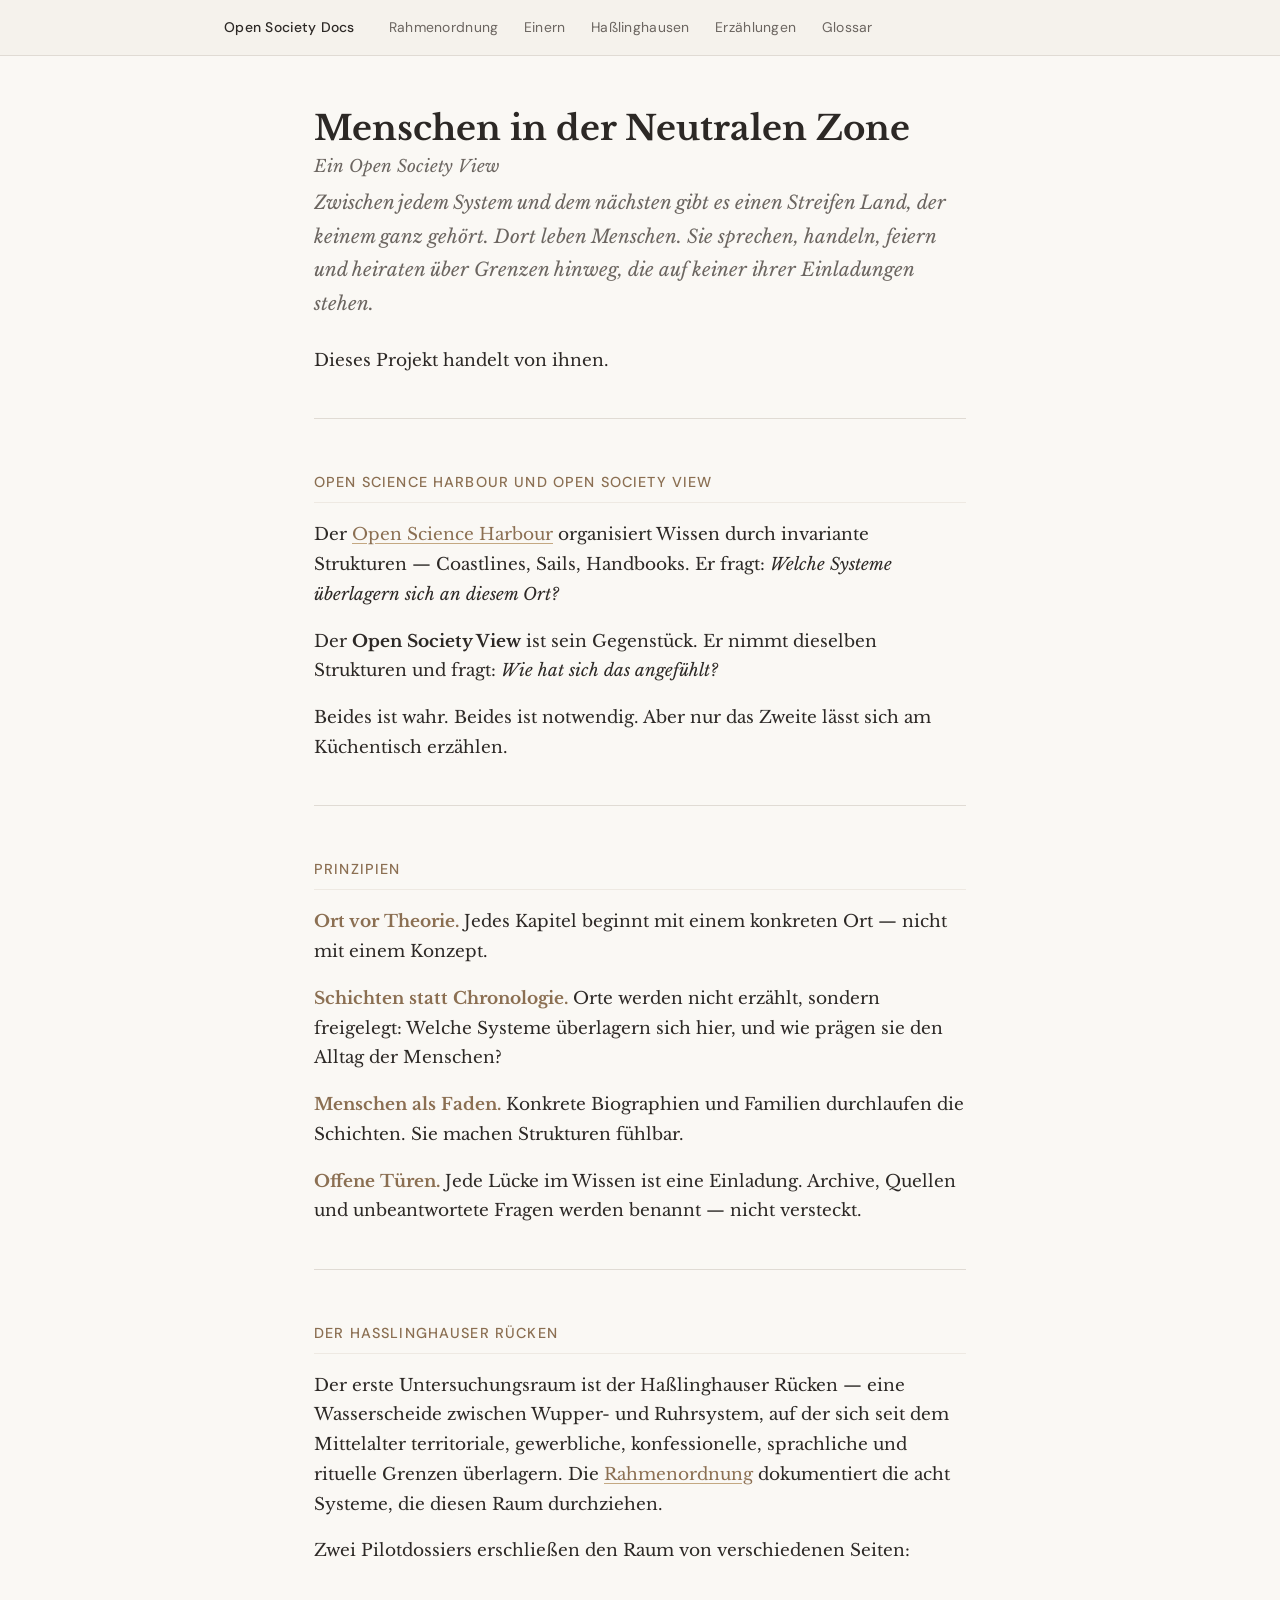
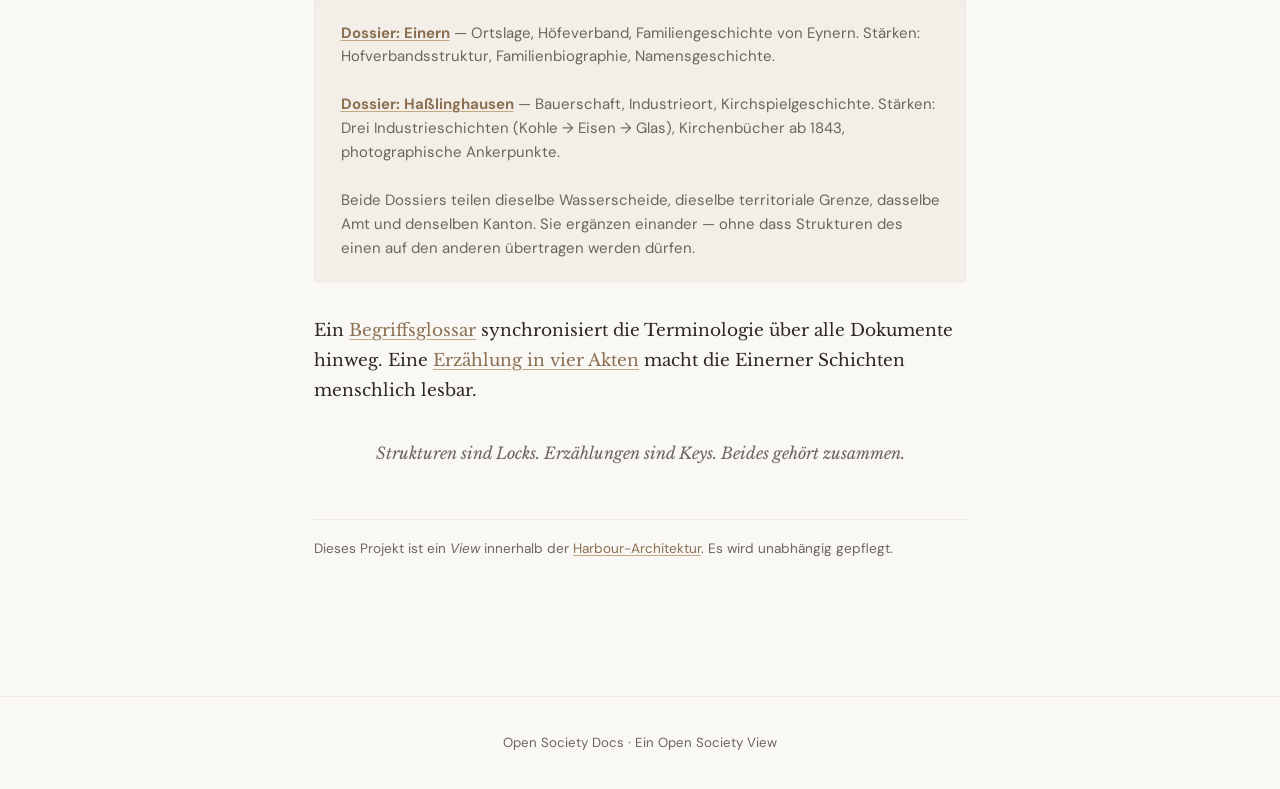
<file: index.html>
<!DOCTYPE html>
<html lang="de">
<head>
  <meta charset="UTF-8">
  <meta name="viewport" content="width=device-width, initial-scale=1.0">
  <title>Menschen in der Neutralen Zone — Open Society Docs</title>
  <link rel="stylesheet" href="style.css">
</head>
<body>

<nav class="site-nav">
  <div class="nav-inner">
    <a href="index.html" class="nav-title">Open Society Docs</a>
    <div class="nav-links">
      <a href="rahmenordnung/hasslinghauser-ruecken.html">Rahmenordnung</a>
      <a href="dossier/einern.html">Einern</a>
      <a href="dossier/hasslinghausen.html">Haßlinghausen</a>
      <a href="erzaehlungen/derer-von-eynern.html">Erzählungen</a>
      <a href="glossar/einern.html">Glossar</a>
    </div>
  </div>
</nav>

<main>

  <h1>Menschen in der Neutralen Zone
    <span class="subtitle">Ein Open Society View</span>
  </h1>

  <p class="lead">Zwischen jedem System und dem nächsten gibt es einen Streifen Land, der keinem ganz gehört. Dort leben Menschen. Sie sprechen, handeln, feiern und heiraten über Grenzen hinweg, die auf keiner ihrer Einladungen stehen.</p>

  <p>Dieses Projekt handelt von ihnen.</p>

  <hr>

  <h2>Open Science Harbour und Open Society View</h2>

  <p>Der <a href="https://harbour-architecture.github.io/root/">Open Science Harbour</a> organisiert Wissen durch invariante Strukturen — Coastlines, Sails, Handbooks. Er fragt: <em>Welche Systeme überlagern sich an diesem Ort?</em></p>

  <p>Der <strong>Open Society View</strong> ist sein Gegenstück. Er nimmt dieselben Strukturen und fragt: <em>Wie hat sich das angefühlt?</em></p>

  <p>Beides ist wahr. Beides ist notwendig. Aber nur das Zweite lässt sich am Küchentisch erzählen.</p>

  <hr>

  <h2>Prinzipien</h2>

  <p class="principle"><strong>Ort vor Theorie.</strong> Jedes Kapitel beginnt mit einem konkreten Ort — nicht mit einem Konzept.</p>

  <p class="principle"><strong>Schichten statt Chronologie.</strong> Orte werden nicht erzählt, sondern freigelegt: Welche Systeme überlagern sich hier, und wie prägen sie den Alltag der Menschen?</p>

  <p class="principle"><strong>Menschen als Faden.</strong> Konkrete Biographien und Familien durchlaufen die Schichten. Sie machen Strukturen fühlbar.</p>

  <p class="principle"><strong>Offene Türen.</strong> Jede Lücke im Wissen ist eine Einladung. Archive, Quellen und unbeantwortete Fragen werden benannt — nicht versteckt.</p>

  <hr>

  <h2>Der Haßlinghauser Rücken</h2>

  <p>Der erste Untersuchungsraum ist der Haßlinghauser Rücken — eine Wasserscheide zwischen Wupper- und Ruhrsystem, auf der sich seit dem Mittelalter territoriale, gewerbliche, konfessionelle, sprachliche und rituelle Grenzen überlagern. Die <a href="rahmenordnung/hasslinghauser-ruecken.html">Rahmenordnung</a> dokumentiert die acht Systeme, die diesen Raum durchziehen.</p>

  <p>Zwei Pilotdossiers erschließen den Raum von verschiedenen Seiten:</p>

  <div class="status-box">
    <strong><a href="dossier/einern.html">Dossier: Einern</a></strong> — Ortslage, Höfeverband, Familiengeschichte von Eynern. Stärken: Hofverbandsstruktur, Familienbiographie, Namensgeschichte.<br><br>
    <strong><a href="dossier/hasslinghausen.html">Dossier: Haßlinghausen</a></strong> — Bauerschaft, Industrieort, Kirchspielgeschichte. Stärken: Drei Industrieschichten (Kohle → Eisen → Glas), Kirchenbücher ab 1843, photographische Ankerpunkte.<br><br>
    Beide Dossiers teilen dieselbe Wasserscheide, dieselbe territoriale Grenze, dasselbe Amt und denselben Kanton. Sie ergänzen einander — ohne dass Strukturen des einen auf den anderen übertragen werden dürfen.
  </div>

  <p>Ein <a href="glossar/einern.html">Begriffsglossar</a> synchronisiert die Terminologie über alle Dokumente hinweg. Eine <a href="erzaehlungen/derer-von-eynern.html">Erzählung in vier Akten</a> macht die Einerner Schichten menschlich lesbar.</p>

  <p class="epigraph">Strukturen sind Locks. Erzählungen sind Keys. Beides gehört zusammen.</p>

  <div class="harbour-ref">
    Dieses Projekt ist ein <em>View</em> innerhalb der <a href="https://harbour-architecture.github.io/root/">Harbour-Architektur</a>. Es wird unabhängig gepflegt.
  </div>

</main>

<footer>
  Open Society Docs · Ein Open Society View
</footer>

</body>
</html>
</file>
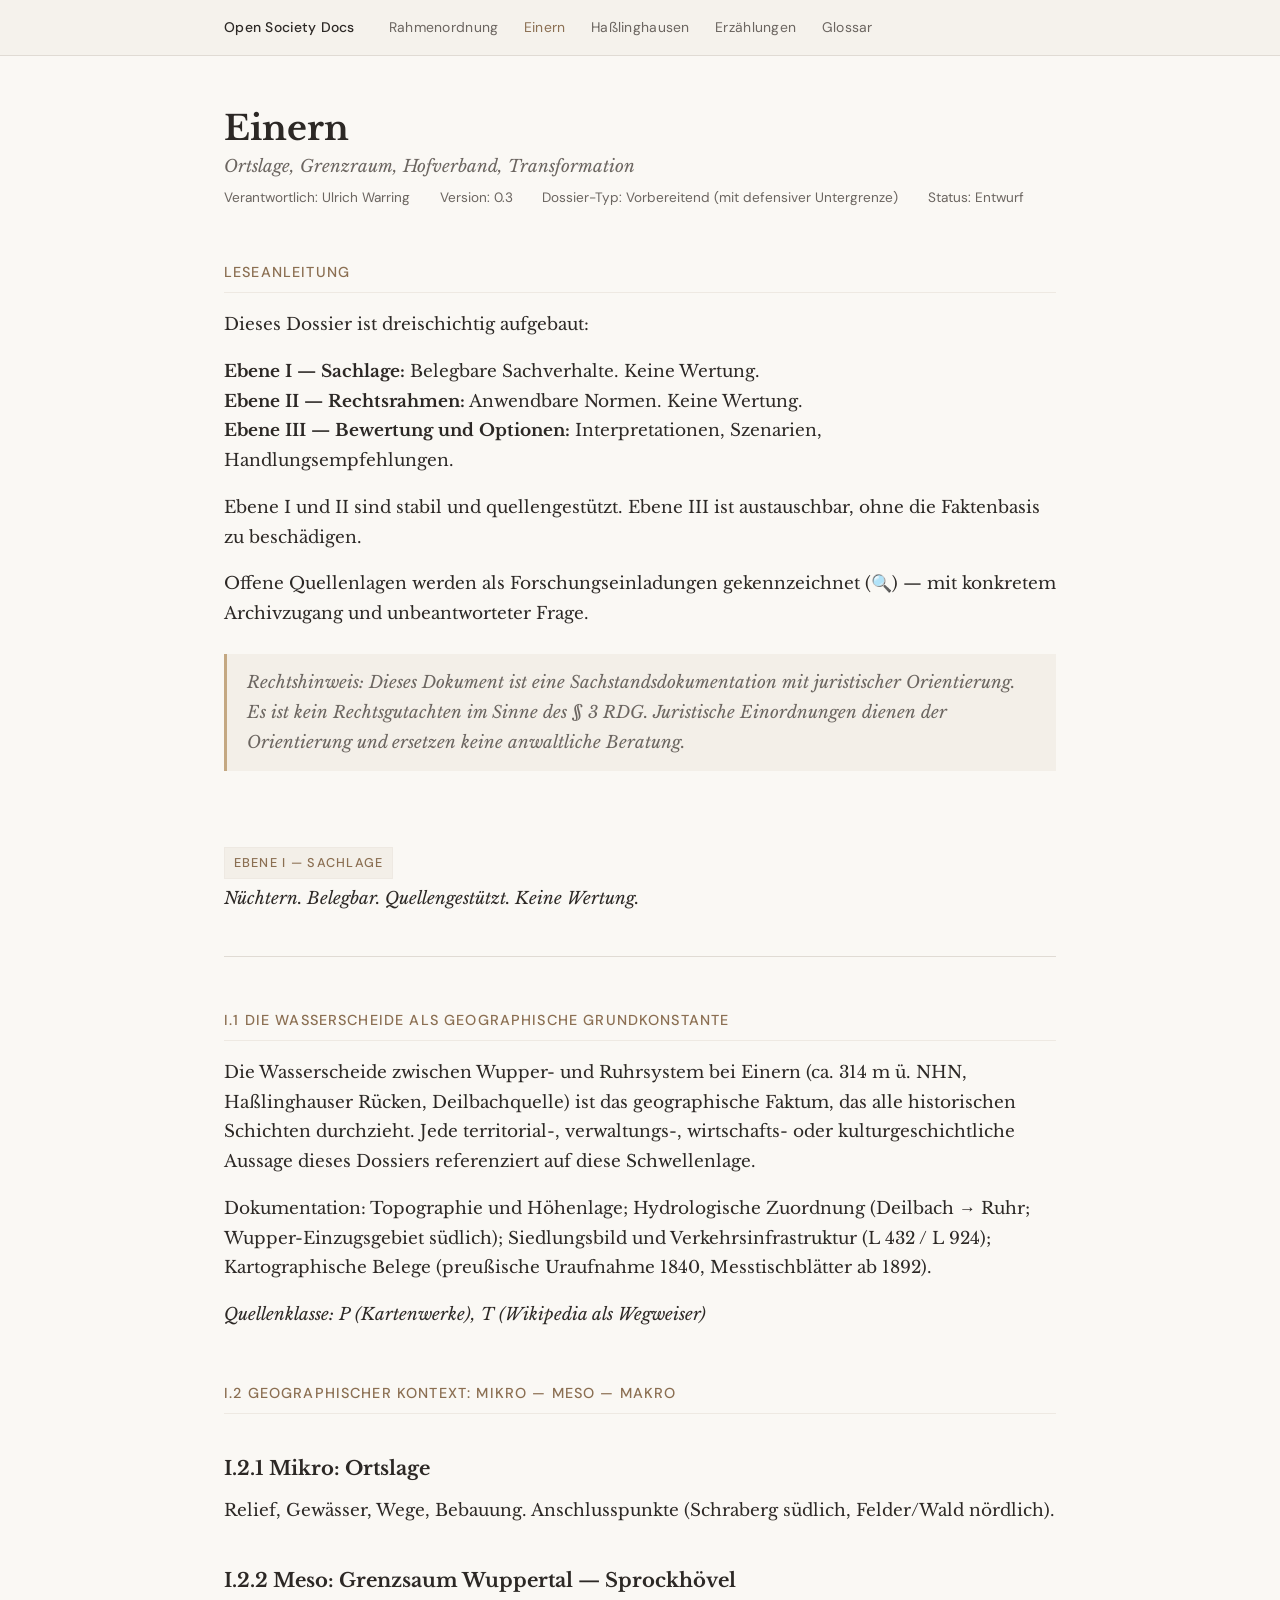
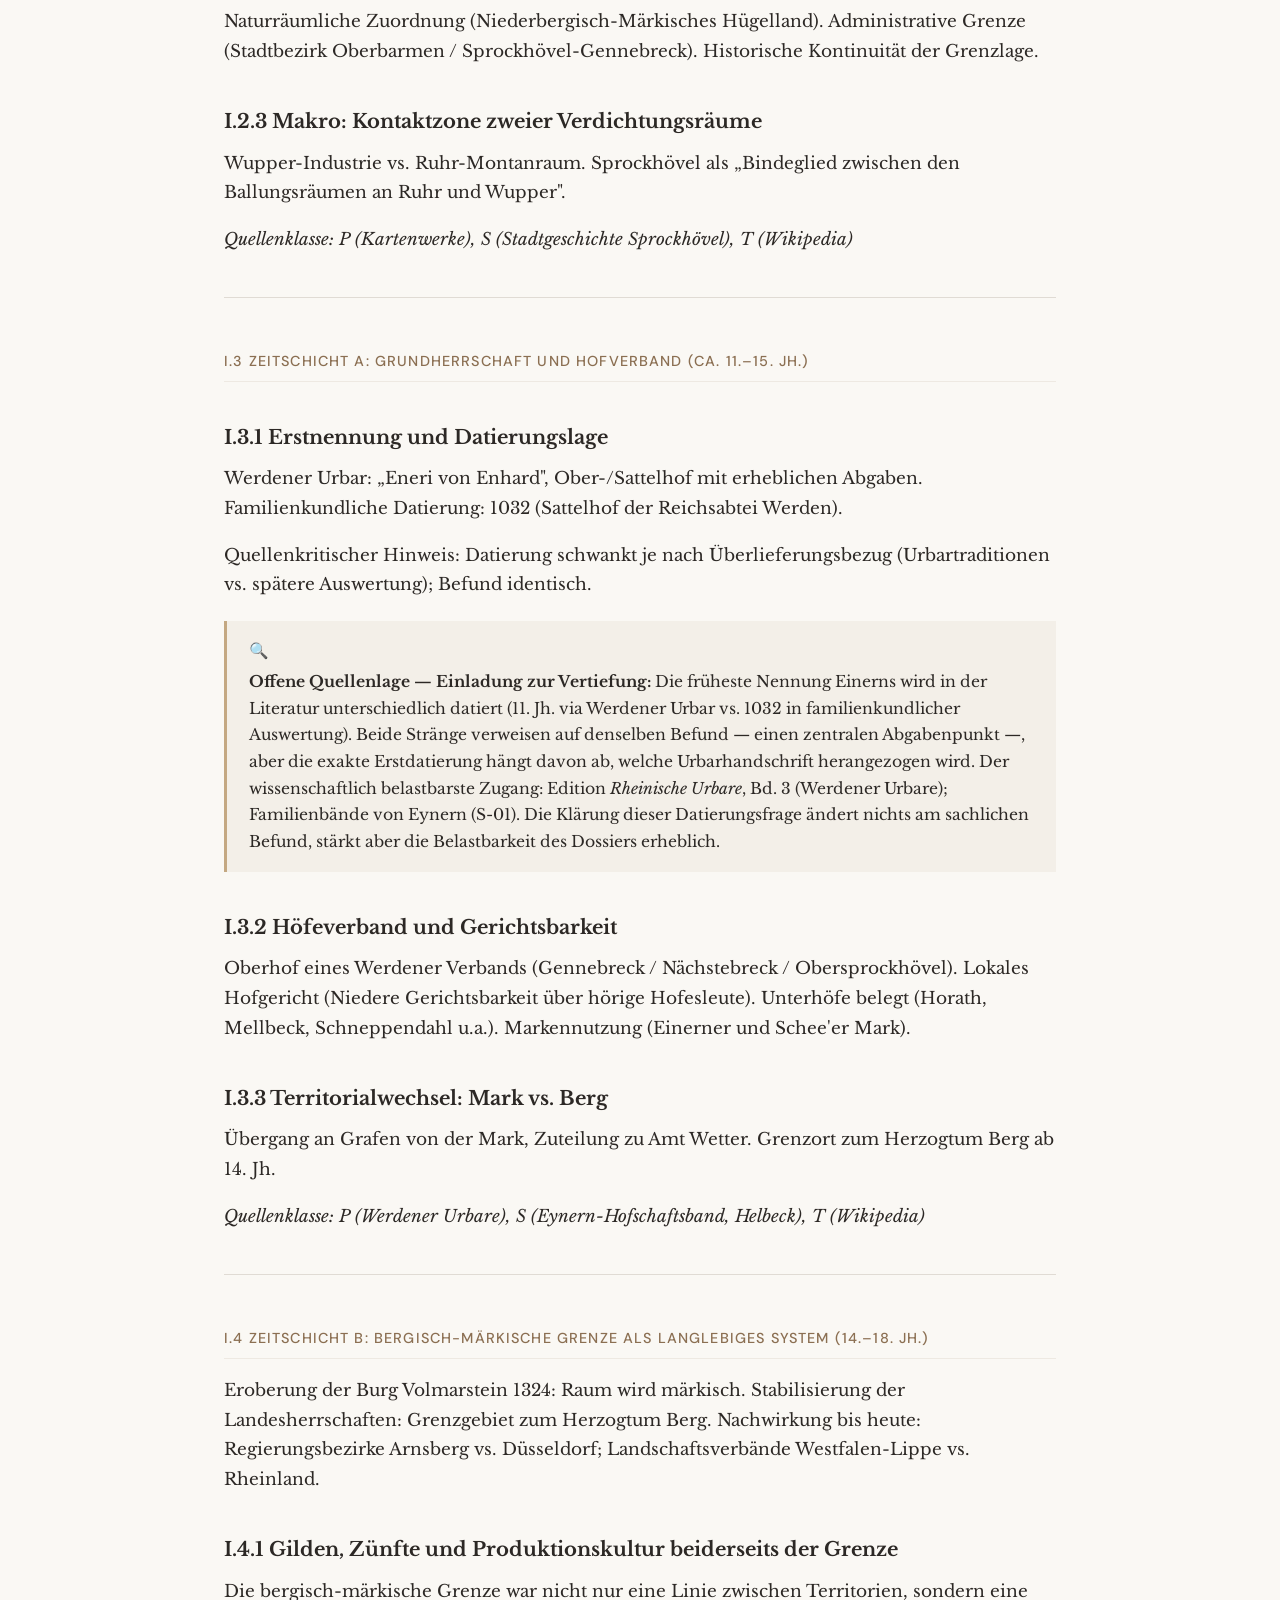
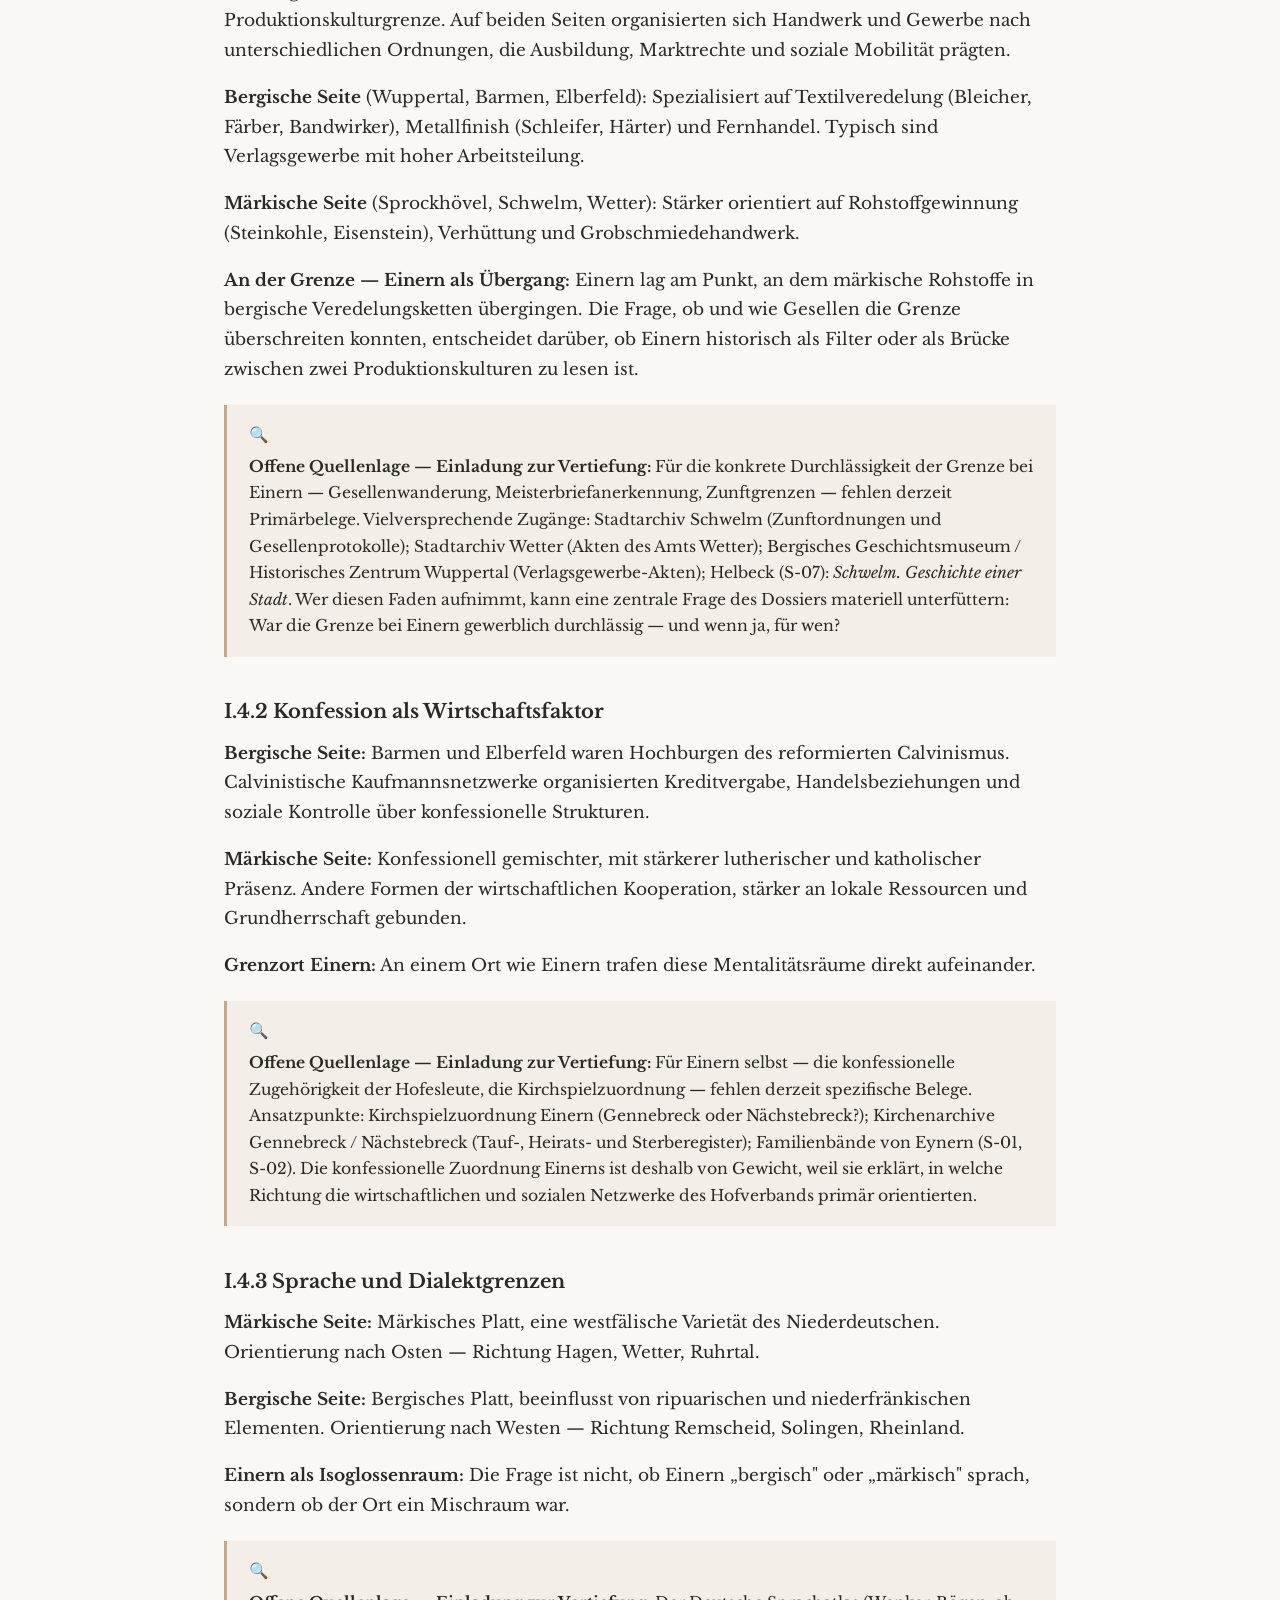
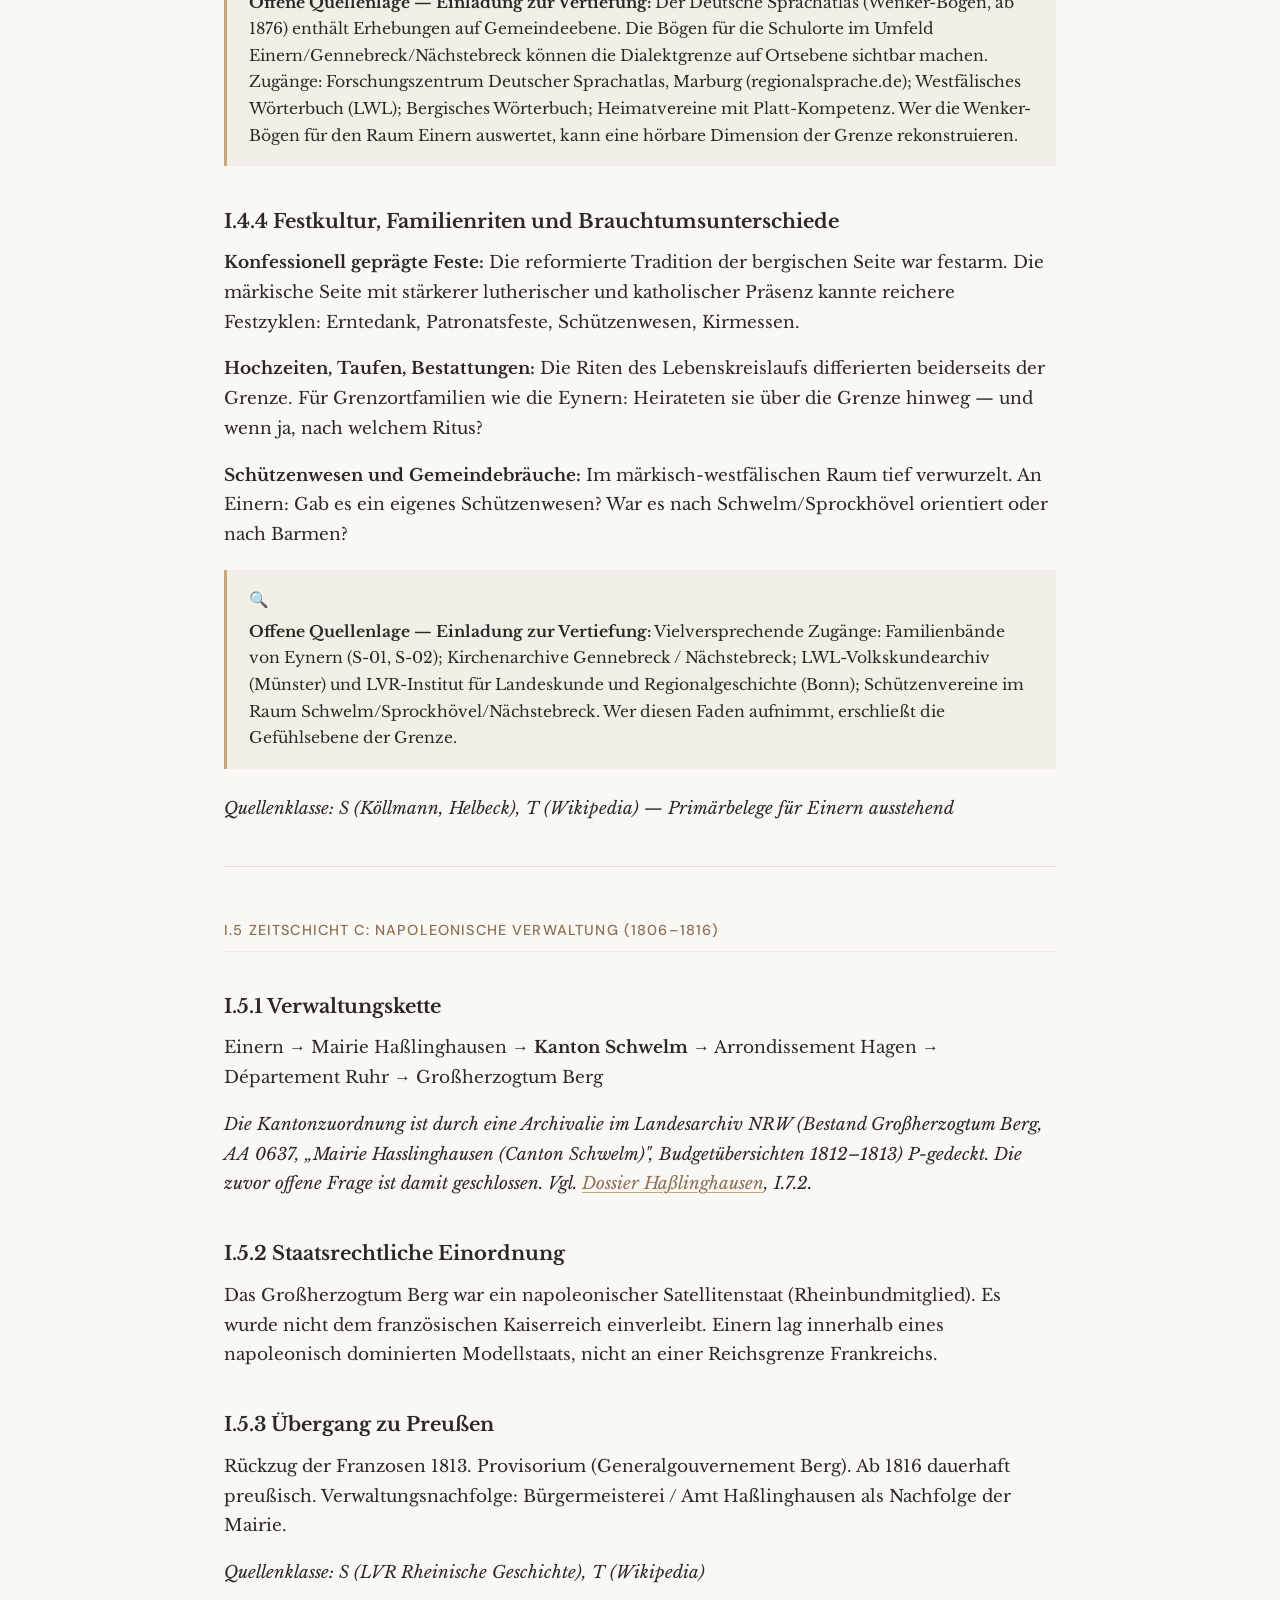
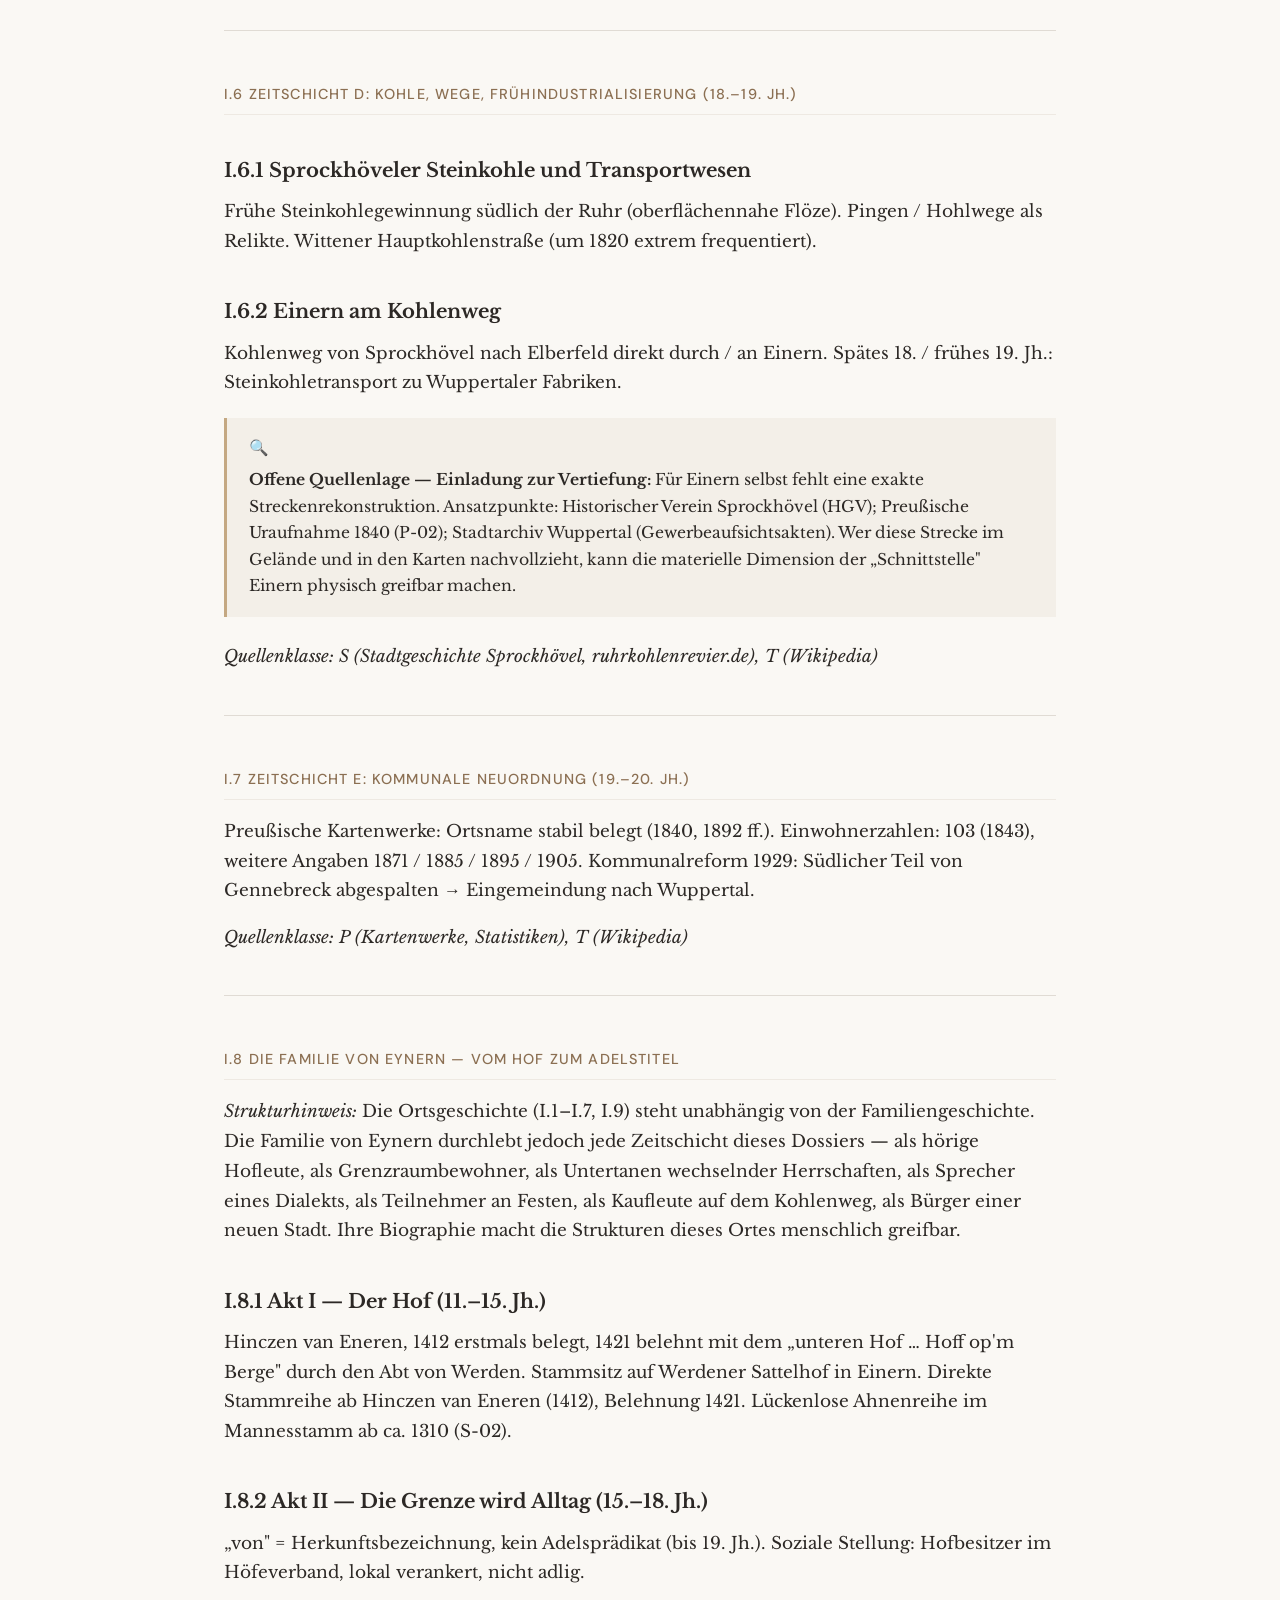
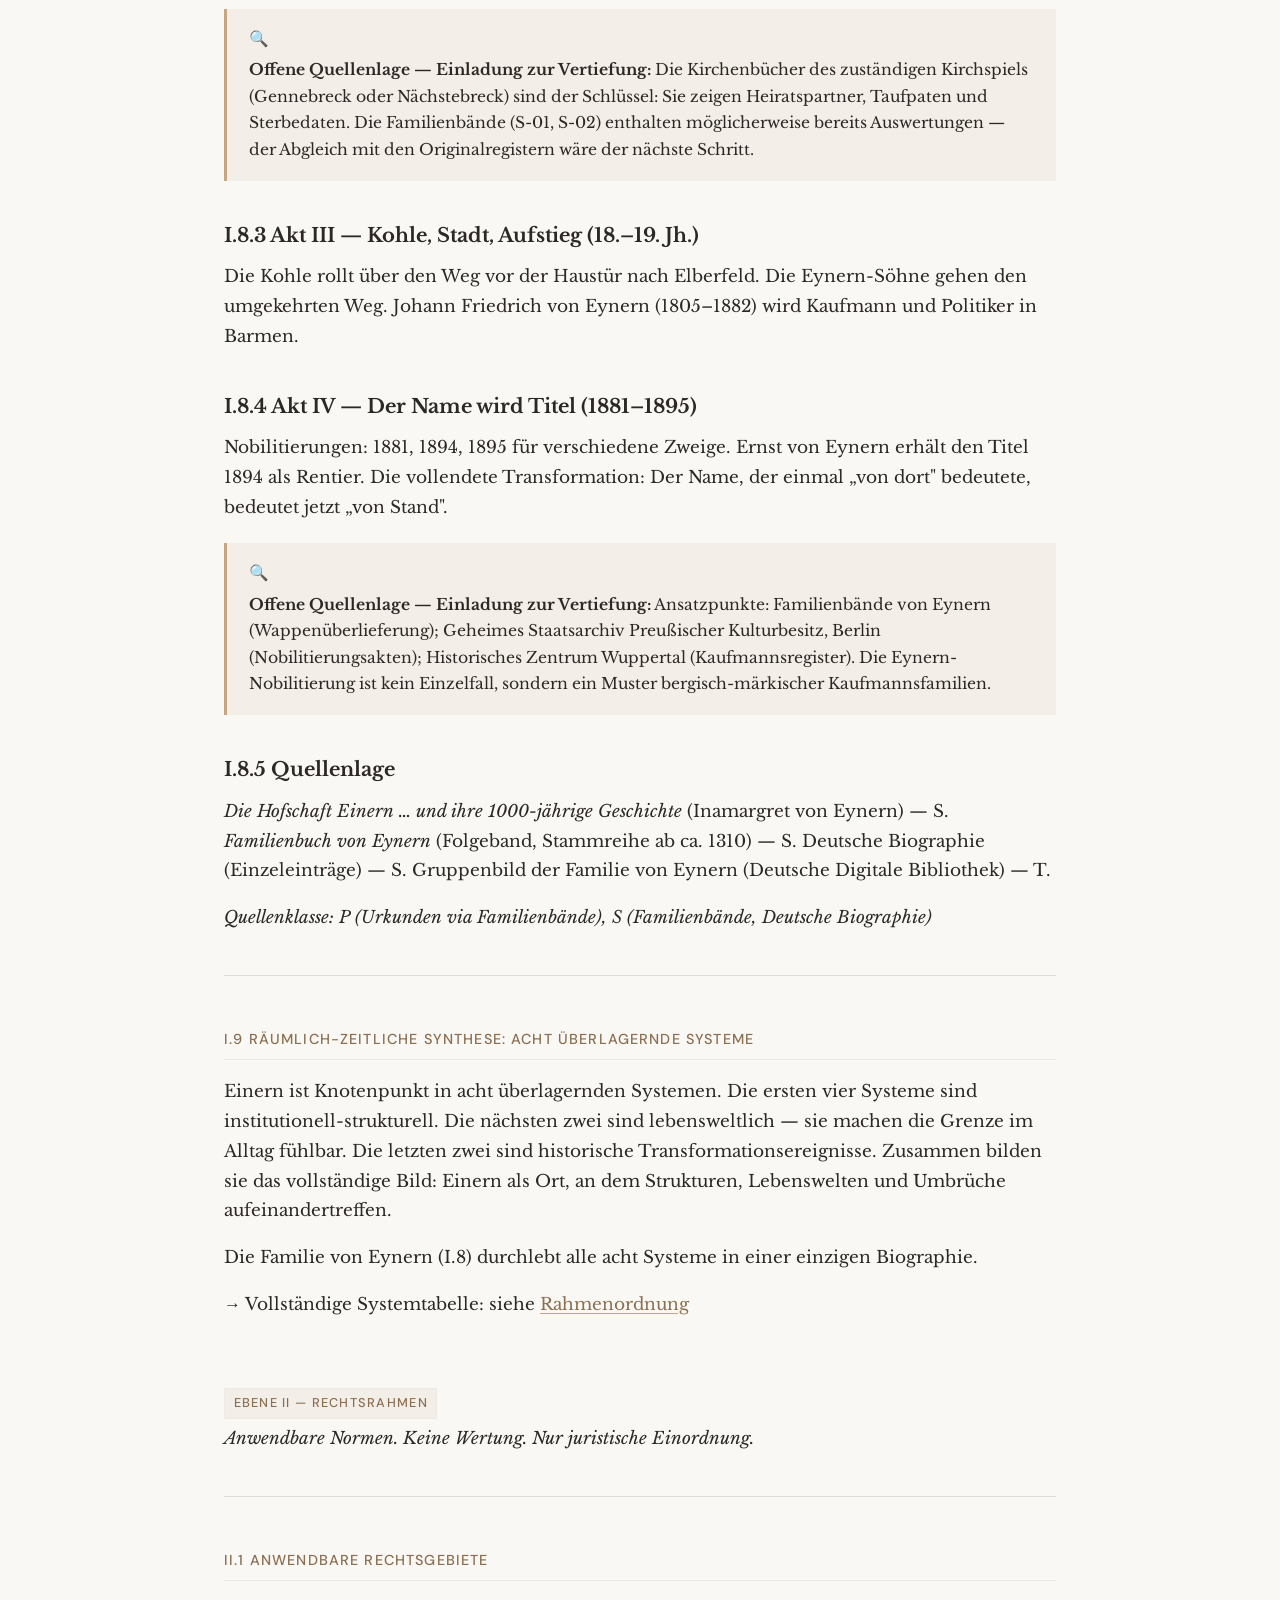
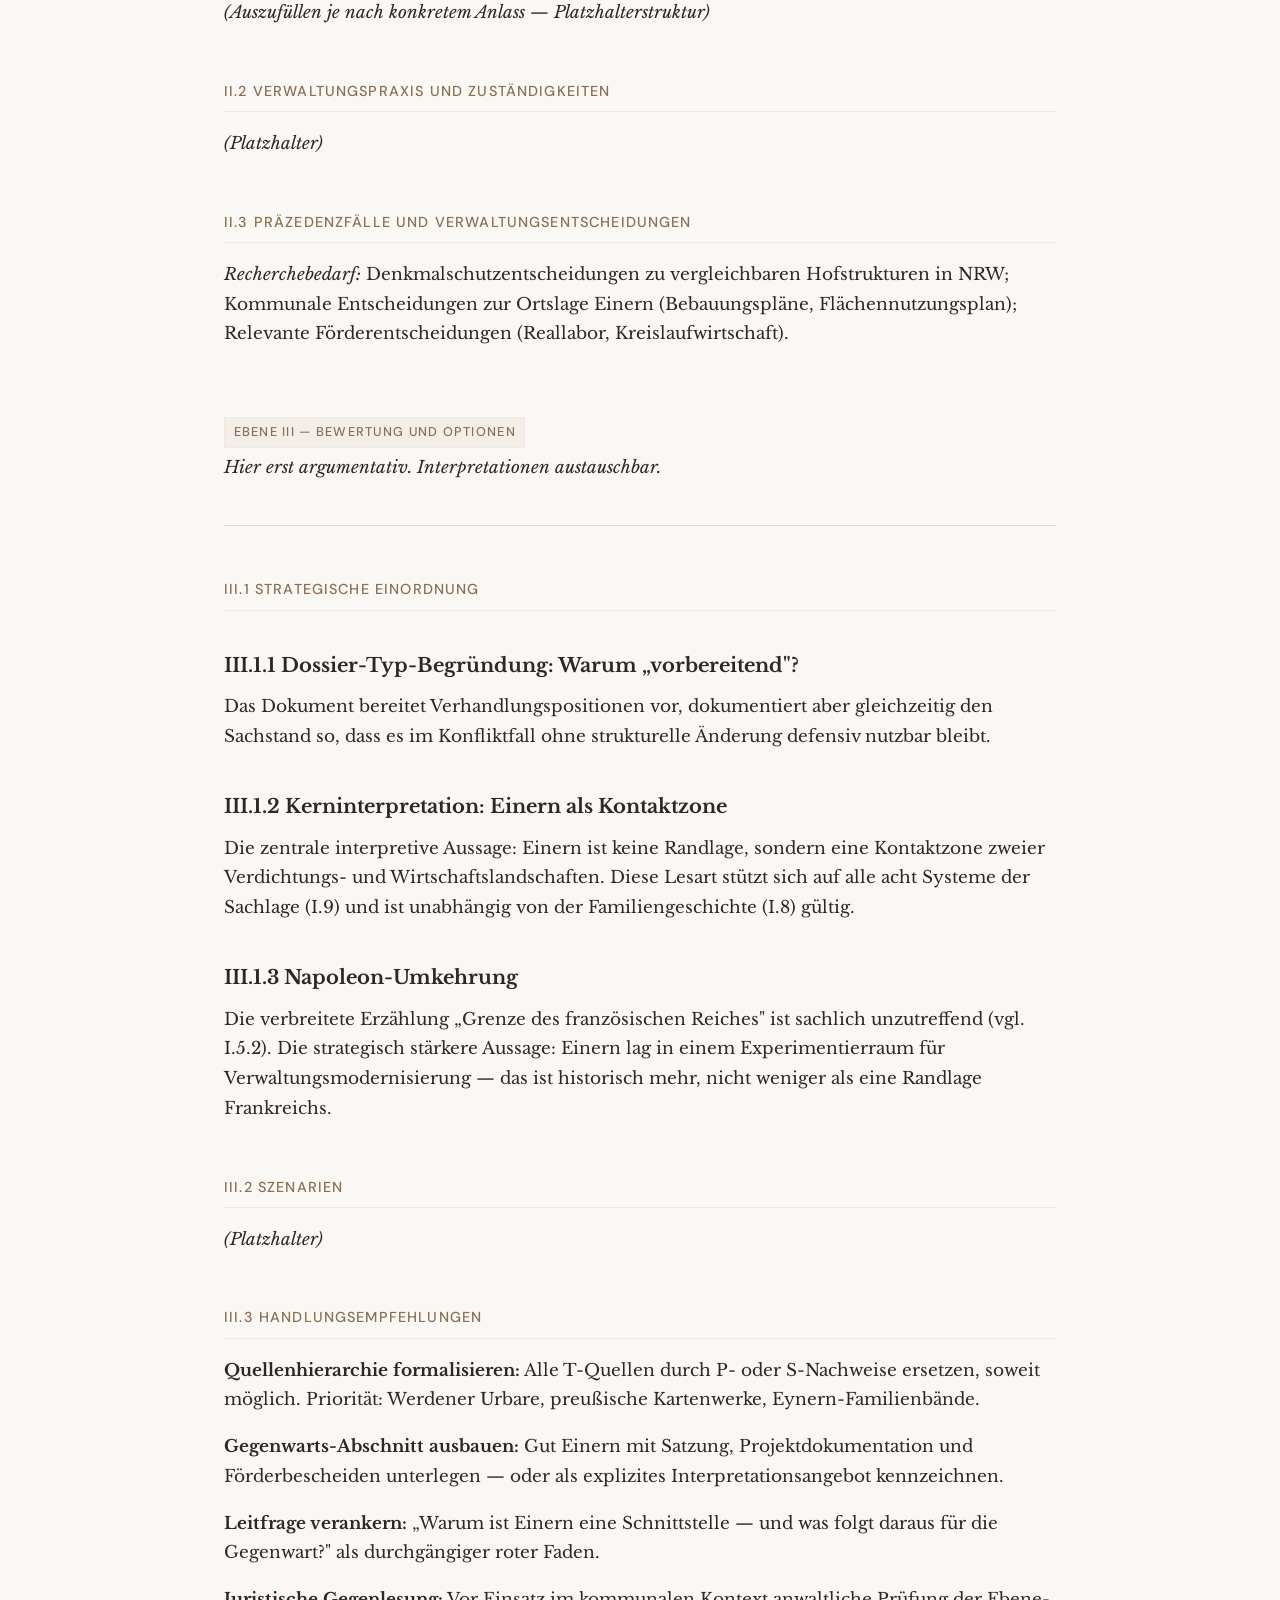
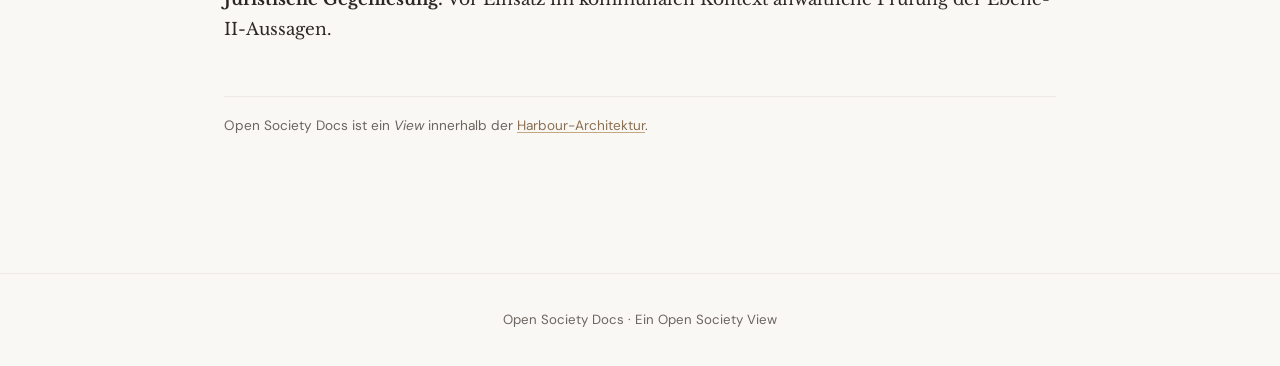
<file: dossier/einern.html>
<!DOCTYPE html>
<html lang="de">
<head>
  <meta charset="UTF-8">
  <meta name="viewport" content="width=device-width, initial-scale=1.0">
  <title>Dossier: Einern — Open Society Docs</title>
  <link rel="stylesheet" href="../style.css">
</head>
<body>

<nav class="site-nav">
  <div class="nav-inner">
    <a href="../index.html" class="nav-title">Open Society Docs</a>
    <div class="nav-links">
      <a href="../rahmenordnung/hasslinghauser-ruecken.html">Rahmenordnung</a>
      <a href="../dossier/einern.html" class="active">Einern</a>
      <a href="../dossier/hasslinghausen.html">Haßlinghausen</a>
      <a href="../erzaehlungen/derer-von-eynern.html">Erzählungen</a>
      <a href="../glossar/einern.html">Glossar</a>
    </div>
  </div>
</nav>

<main class="wide">

  <h1>Einern
    <span class="subtitle">Ortslage, Grenzraum, Hofverband, Transformation</span>
  </h1>

  <div class="dossier-meta">
    <span>Verantwortlich: Ulrich Warring</span>
    <span>Version: 0.3</span>
    <span>Dossier-Typ: Vorbereitend (mit defensiver Untergrenze)</span>
    <span>Status: Entwurf</span>
  </div>

  <h2>Leseanleitung</h2>

  <p>Dieses Dossier ist dreischichtig aufgebaut:</p>

  <p><strong>Ebene I — Sachlage:</strong> Belegbare Sachverhalte. Keine Wertung.<br>
  <strong>Ebene II — Rechtsrahmen:</strong> Anwendbare Normen. Keine Wertung.<br>
  <strong>Ebene III — Bewertung und Optionen:</strong> Interpretationen, Szenarien, Handlungsempfehlungen.</p>

  <p>Ebene I und II sind stabil und quellengestützt. Ebene III ist austauschbar, ohne die Faktenbasis zu beschädigen.</p>

  <p>Offene Quellenlagen werden als Forschungseinladungen gekennzeichnet (🔍) — mit konkretem Archivzugang und unbeantworteter Frage.</p>

  <blockquote>Rechtshinweis: Dieses Dokument ist eine Sachstandsdokumentation mit juristischer Orientierung. Es ist kein Rechtsgutachten im Sinne des §&nbsp;3 RDG. Juristische Einordnungen dienen der Orientierung und ersetzen keine anwaltliche Beratung.</blockquote>

  <!-- ═══════════════ EBENE I ═══════════════ -->

  <div class="ebene-label">Ebene I — Sachlage</div>
  <p><em>Nüchtern. Belegbar. Quellengestützt. Keine Wertung.</em></p>

  <hr>

  <h2>I.1 Die Wasserscheide als geographische Grundkonstante</h2>

  <p>Die Wasserscheide zwischen Wupper- und Ruhrsystem bei Einern (ca. 314&nbsp;m&nbsp;ü.&nbsp;NHN, Haßlinghauser Rücken, Deilbachquelle) ist das geographische Faktum, das alle historischen Schichten durchzieht. Jede territorial-, verwaltungs-, wirtschafts- oder kulturgeschichtliche Aussage dieses Dossiers referenziert auf diese Schwellenlage.</p>

  <p>Dokumentation: Topographie und Höhenlage; Hydrologische Zuordnung (Deilbach → Ruhr; Wupper-Einzugsgebiet südlich); Siedlungsbild und Verkehrsinfrastruktur (L&nbsp;432 / L&nbsp;924); Kartographische Belege (preußische Uraufnahme 1840, Messtischblätter ab 1892).</p>

  <p><em>Quellenklasse: P (Kartenwerke), T (Wikipedia als Wegweiser)</em></p>

  <h2>I.2 Geographischer Kontext: Mikro — Meso — Makro</h2>

  <h3>I.2.1 Mikro: Ortslage</h3>
  <p>Relief, Gewässer, Wege, Bebauung. Anschlusspunkte (Schraberg südlich, Felder/Wald nördlich).</p>

  <h3>I.2.2 Meso: Grenzsaum Wuppertal — Sprockhövel</h3>
  <p>Naturräumliche Zuordnung (Niederbergisch-Märkisches Hügelland). Administrative Grenze (Stadtbezirk Oberbarmen / Sprockhövel-Gennebreck). Historische Kontinuität der Grenzlage.</p>

  <h3>I.2.3 Makro: Kontaktzone zweier Verdichtungsräume</h3>
  <p>Wupper-Industrie vs. Ruhr-Montanraum. Sprockhövel als „Bindeglied zwischen den Ballungsräumen an Ruhr und Wupper".</p>

  <p><em>Quellenklasse: P (Kartenwerke), S (Stadtgeschichte Sprockhövel), T (Wikipedia)</em></p>

  <hr>

  <h2>I.3 Zeitschicht A: Grundherrschaft und Hofverband (ca. 11.–15. Jh.)</h2>

  <h3>I.3.1 Erstnennung und Datierungslage</h3>

  <p>Werdener Urbar: „Eneri von Enhard", Ober-/Sattelhof mit erheblichen Abgaben. Familienkundliche Datierung: 1032 (Sattelhof der Reichsabtei Werden).</p>

  <p>Quellenkritischer Hinweis: Datierung schwankt je nach Überlieferungsbezug (Urbartraditionen vs. spätere Auswertung); Befund identisch.</p>

  <div class="research-invitation">
    <strong>Offene Quellenlage — Einladung zur Vertiefung:</strong> Die früheste Nennung Einerns wird in der Literatur unterschiedlich datiert (11.&nbsp;Jh. via Werdener Urbar vs. 1032 in familienkundlicher Auswertung). Beide Stränge verweisen auf denselben Befund — einen zentralen Abgabenpunkt —, aber die exakte Erstdatierung hängt davon ab, welche Urbarhandschrift herangezogen wird. Der wissenschaftlich belastbarste Zugang: Edition <em>Rheinische Urbare</em>, Bd.&nbsp;3 (Werdener Urbare); Familienbände von Eynern (S-01). Die Klärung dieser Datierungsfrage ändert nichts am sachlichen Befund, stärkt aber die Belastbarkeit des Dossiers erheblich.
  </div>

  <h3>I.3.2 Höfeverband und Gerichtsbarkeit</h3>

  <p>Oberhof eines Werdener Verbands (Gennebreck / Nächstebreck / Obersprockhövel). Lokales Hofgericht (Niedere Gerichtsbarkeit über hörige Hofesleute). Unterhöfe belegt (Horath, Mellbeck, Schneppendahl u.a.). Markennutzung (Einerner und Schee'er Mark).</p>

  <h3>I.3.3 Territorialwechsel: Mark vs. Berg</h3>

  <p>Übergang an Grafen von der Mark, Zuteilung zu Amt Wetter. Grenzort zum Herzogtum Berg ab 14.&nbsp;Jh.</p>

  <p><em>Quellenklasse: P (Werdener Urbare), S (Eynern-Hofschaftsband, Helbeck), T (Wikipedia)</em></p>

  <hr>

  <h2>I.4 Zeitschicht B: Bergisch-märkische Grenze als langlebiges System (14.–18. Jh.)</h2>

  <p>Eroberung der Burg Volmarstein 1324: Raum wird märkisch. Stabilisierung der Landesherrschaften: Grenzgebiet zum Herzogtum Berg. Nachwirkung bis heute: Regierungsbezirke Arnsberg vs. Düsseldorf; Landschaftsverbände Westfalen-Lippe vs. Rheinland.</p>

  <h3>I.4.1 Gilden, Zünfte und Produktionskultur beiderseits der Grenze</h3>

  <p>Die bergisch-märkische Grenze war nicht nur eine Linie zwischen Territorien, sondern eine Produktionskulturgrenze. Auf beiden Seiten organisierten sich Handwerk und Gewerbe nach unterschiedlichen Ordnungen, die Ausbildung, Marktrechte und soziale Mobilität prägten.</p>

  <p><strong>Bergische Seite</strong> (Wuppertal, Barmen, Elberfeld): Spezialisiert auf Textilveredelung (Bleicher, Färber, Bandwirker), Metallfinish (Schleifer, Härter) und Fernhandel. Typisch sind Verlagsgewerbe mit hoher Arbeitsteilung.</p>

  <p><strong>Märkische Seite</strong> (Sprockhövel, Schwelm, Wetter): Stärker orientiert auf Rohstoffgewinnung (Steinkohle, Eisenstein), Verhüttung und Grobschmiedehandwerk.</p>

  <p><strong>An der Grenze — Einern als Übergang:</strong> Einern lag am Punkt, an dem märkische Rohstoffe in bergische Veredelungsketten übergingen. Die Frage, ob und wie Gesellen die Grenze überschreiten konnten, entscheidet darüber, ob Einern historisch als Filter oder als Brücke zwischen zwei Produktionskulturen zu lesen ist.</p>

  <div class="research-invitation">
    <strong>Offene Quellenlage — Einladung zur Vertiefung:</strong> Für die konkrete Durchlässigkeit der Grenze bei Einern — Gesellenwanderung, Meisterbriefanerkennung, Zunftgrenzen — fehlen derzeit Primärbelege. Vielversprechende Zugänge: Stadtarchiv Schwelm (Zunftordnungen und Gesellenprotokolle); Stadtarchiv Wetter (Akten des Amts Wetter); Bergisches Geschichtsmuseum / Historisches Zentrum Wuppertal (Verlagsgewerbe-Akten); Helbeck (S-07): <em>Schwelm. Geschichte einer Stadt</em>. Wer diesen Faden aufnimmt, kann eine zentrale Frage des Dossiers materiell unterfüttern: War die Grenze bei Einern gewerblich durchlässig — und wenn ja, für wen?
  </div>

  <h3>I.4.2 Konfession als Wirtschaftsfaktor</h3>

  <p><strong>Bergische Seite:</strong> Barmen und Elberfeld waren Hochburgen des reformierten Calvinismus. Calvinistische Kaufmannsnetzwerke organisierten Kreditvergabe, Handelsbeziehungen und soziale Kontrolle über konfessionelle Strukturen.</p>

  <p><strong>Märkische Seite:</strong> Konfessionell gemischter, mit stärkerer lutherischer und katholischer Präsenz. Andere Formen der wirtschaftlichen Kooperation, stärker an lokale Ressourcen und Grundherrschaft gebunden.</p>

  <p><strong>Grenzort Einern:</strong> An einem Ort wie Einern trafen diese Mentalitätsräume direkt aufeinander.</p>

  <div class="research-invitation">
    <strong>Offene Quellenlage — Einladung zur Vertiefung:</strong> Für Einern selbst — die konfessionelle Zugehörigkeit der Hofesleute, die Kirchspielzuordnung — fehlen derzeit spezifische Belege. Ansatzpunkte: Kirchspielzuordnung Einern (Gennebreck oder Nächstebreck?); Kirchenarchive Gennebreck / Nächstebreck (Tauf-, Heirats- und Sterberegister); Familienbände von Eynern (S-01, S-02). Die konfessionelle Zuordnung Einerns ist deshalb von Gewicht, weil sie erklärt, in welche Richtung die wirtschaftlichen und sozialen Netzwerke des Hofverbands primär orientierten.
  </div>

  <h3>I.4.3 Sprache und Dialektgrenzen</h3>

  <p><strong>Märkische Seite:</strong> Märkisches Platt, eine westfälische Varietät des Niederdeutschen. Orientierung nach Osten — Richtung Hagen, Wetter, Ruhrtal.</p>

  <p><strong>Bergische Seite:</strong> Bergisches Platt, beeinflusst von ripuarischen und niederfränkischen Elementen. Orientierung nach Westen — Richtung Remscheid, Solingen, Rheinland.</p>

  <p><strong>Einern als Isoglossenraum:</strong> Die Frage ist nicht, ob Einern „bergisch" oder „märkisch" sprach, sondern ob der Ort ein Mischraum war.</p>

  <div class="research-invitation">
    <strong>Offene Quellenlage — Einladung zur Vertiefung:</strong> Der Deutsche Sprachatlas (Wenker-Bögen, ab 1876) enthält Erhebungen auf Gemeindeebene. Die Bögen für die Schulorte im Umfeld Einern/Gennebreck/Nächstebreck können die Dialektgrenze auf Ortsebene sichtbar machen. Zugänge: Forschungszentrum Deutscher Sprachatlas, Marburg (regionalsprache.de); Westfälisches Wörterbuch (LWL); Bergisches Wörterbuch; Heimatvereine mit Platt-Kompetenz. Wer die Wenker-Bögen für den Raum Einern auswertet, kann eine hörbare Dimension der Grenze rekonstruieren.
  </div>

  <h3>I.4.4 Festkultur, Familienriten und Brauchtumsunterschiede</h3>

  <p><strong>Konfessionell geprägte Feste:</strong> Die reformierte Tradition der bergischen Seite war festarm. Die märkische Seite mit stärkerer lutherischer und katholischer Präsenz kannte reichere Festzyklen: Erntedank, Patronatsfeste, Schützenwesen, Kirmessen.</p>

  <p><strong>Hochzeiten, Taufen, Bestattungen:</strong> Die Riten des Lebenskreislaufs differierten beiderseits der Grenze. Für Grenzortfamilien wie die Eynern: Heirateten sie über die Grenze hinweg — und wenn ja, nach welchem Ritus?</p>

  <p><strong>Schützenwesen und Gemeindebräuche:</strong> Im märkisch-westfälischen Raum tief verwurzelt. An Einern: Gab es ein eigenes Schützenwesen? War es nach Schwelm/Sprockhövel orientiert oder nach Barmen?</p>

  <div class="research-invitation">
    <strong>Offene Quellenlage — Einladung zur Vertiefung:</strong> Vielversprechende Zugänge: Familienbände von Eynern (S-01, S-02); Kirchenarchive Gennebreck / Nächstebreck; LWL-Volkskundearchiv (Münster) und LVR-Institut für Landeskunde und Regionalgeschichte (Bonn); Schützenvereine im Raum Schwelm/Sprockhövel/Nächstebreck. Wer diesen Faden aufnimmt, erschließt die Gefühlsebene der Grenze.
  </div>

  <p><em>Quellenklasse: S (Köllmann, Helbeck), T (Wikipedia) — Primärbelege für Einern ausstehend</em></p>

  <hr>

  <h2>I.5 Zeitschicht C: Napoleonische Verwaltung (1806–1816)</h2>

  <h3>I.5.1 Verwaltungskette</h3>

  <p>Einern → Mairie Haßlinghausen → <strong>Kanton Schwelm</strong> → Arrondissement Hagen → Département Ruhr → Großherzogtum Berg</p>

  <p><em>Die Kantonzuordnung ist durch eine Archivalie im Landesarchiv NRW (Bestand Großherzogtum Berg, AA 0637, „Mairie Hasslinghausen (Canton Schwelm)", Budgetübersichten 1812–1813) P-gedeckt. Die zuvor offene Frage ist damit geschlossen. Vgl. <a href="hasslinghausen.html">Dossier Haßlinghausen</a>, I.7.2.</em></p>

  <h3>I.5.2 Staatsrechtliche Einordnung</h3>

  <p>Das Großherzogtum Berg war ein napoleonischer Satellitenstaat (Rheinbundmitglied). Es wurde nicht dem französischen Kaiserreich einverleibt. Einern lag innerhalb eines napoleonisch dominierten Modellstaats, nicht an einer Reichsgrenze Frankreichs.</p>

  <h3>I.5.3 Übergang zu Preußen</h3>

  <p>Rückzug der Franzosen 1813. Provisorium (Generalgouvernement Berg). Ab 1816 dauerhaft preußisch. Verwaltungsnachfolge: Bürgermeisterei / Amt Haßlinghausen als Nachfolge der Mairie.</p>

  <p><em>Quellenklasse: S (LVR Rheinische Geschichte), T (Wikipedia)</em></p>

  <hr>

  <h2>I.6 Zeitschicht D: Kohle, Wege, Frühindustrialisierung (18.–19. Jh.)</h2>

  <h3>I.6.1 Sprockhöveler Steinkohle und Transportwesen</h3>

  <p>Frühe Steinkohlegewinnung südlich der Ruhr (oberflächennahe Flöze). Pingen / Hohlwege als Relikte. Wittener Hauptkohlenstraße (um 1820 extrem frequentiert).</p>

  <h3>I.6.2 Einern am Kohlenweg</h3>

  <p>Kohlenweg von Sprockhövel nach Elberfeld direkt durch / an Einern. Spätes 18. / frühes 19.&nbsp;Jh.: Steinkohletransport zu Wuppertaler Fabriken.</p>

  <div class="research-invitation">
    <strong>Offene Quellenlage — Einladung zur Vertiefung:</strong> Für Einern selbst fehlt eine exakte Streckenrekonstruktion. Ansatzpunkte: Historischer Verein Sprockhövel (HGV); Preußische Uraufnahme 1840 (P-02); Stadtarchiv Wuppertal (Gewerbeaufsichtsakten). Wer diese Strecke im Gelände und in den Karten nachvollzieht, kann die materielle Dimension der „Schnittstelle" Einern physisch greifbar machen.
  </div>

  <p><em>Quellenklasse: S (Stadtgeschichte Sprockhövel, ruhrkohlenrevier.de), T (Wikipedia)</em></p>

  <hr>

  <h2>I.7 Zeitschicht E: Kommunale Neuordnung (19.–20. Jh.)</h2>

  <p>Preußische Kartenwerke: Ortsname stabil belegt (1840, 1892&nbsp;ff.). Einwohnerzahlen: 103 (1843), weitere Angaben 1871 / 1885 / 1895 / 1905. Kommunalreform 1929: Südlicher Teil von Gennebreck abgespalten → Eingemeindung nach Wuppertal.</p>

  <p><em>Quellenklasse: P (Kartenwerke, Statistiken), T (Wikipedia)</em></p>

  <hr>

  <h2>I.8 Die Familie von Eynern — vom Hof zum Adelstitel</h2>

  <p><em>Strukturhinweis:</em> Die Ortsgeschichte (I.1–I.7, I.9) steht unabhängig von der Familiengeschichte. Die Familie von Eynern durchlebt jedoch jede Zeitschicht dieses Dossiers — als hörige Hofleute, als Grenzraumbewohner, als Untertanen wechselnder Herrschaften, als Sprecher eines Dialekts, als Teilnehmer an Festen, als Kaufleute auf dem Kohlenweg, als Bürger einer neuen Stadt. Ihre Biographie macht die Strukturen dieses Ortes menschlich greifbar.</p>

  <h3>I.8.1 Akt I — Der Hof (11.–15. Jh.)</h3>

  <p>Hinczen van Eneren, 1412 erstmals belegt, 1421 belehnt mit dem „unteren Hof … Hoff op'm Berge" durch den Abt von Werden. Stammsitz auf Werdener Sattelhof in Einern. Direkte Stammreihe ab Hinczen van Eneren (1412), Belehnung 1421. Lückenlose Ahnenreihe im Mannesstamm ab ca. 1310 (S-02).</p>

  <h3>I.8.2 Akt II — Die Grenze wird Alltag (15.–18. Jh.)</h3>

  <p>„von" = Herkunftsbezeichnung, kein Adelsprädikat (bis 19.&nbsp;Jh.). Soziale Stellung: Hofbesitzer im Höfeverband, lokal verankert, nicht adlig.</p>

  <div class="research-invitation">
    <strong>Offene Quellenlage — Einladung zur Vertiefung:</strong> Die Kirchenbücher des zuständigen Kirchspiels (Gennebreck oder Nächstebreck) sind der Schlüssel: Sie zeigen Heiratspartner, Taufpaten und Sterbedaten. Die Familienbände (S-01, S-02) enthalten möglicherweise bereits Auswertungen — der Abgleich mit den Originalregistern wäre der nächste Schritt.
  </div>

  <h3>I.8.3 Akt III — Kohle, Stadt, Aufstieg (18.–19. Jh.)</h3>

  <p>Die Kohle rollt über den Weg vor der Haustür nach Elberfeld. Die Eynern-Söhne gehen den umgekehrten Weg. Johann Friedrich von Eynern (1805–1882) wird Kaufmann und Politiker in Barmen.</p>

  <h3>I.8.4 Akt IV — Der Name wird Titel (1881–1895)</h3>

  <p>Nobilitierungen: 1881, 1894, 1895 für verschiedene Zweige. Ernst von Eynern erhält den Titel 1894 als Rentier. Die vollendete Transformation: Der Name, der einmal „von dort" bedeutete, bedeutet jetzt „von Stand".</p>

  <div class="research-invitation">
    <strong>Offene Quellenlage — Einladung zur Vertiefung:</strong> Ansatzpunkte: Familienbände von Eynern (Wappenüberlieferung); Geheimes Staatsarchiv Preußischer Kulturbesitz, Berlin (Nobilitierungsakten); Historisches Zentrum Wuppertal (Kaufmannsregister). Die Eynern-Nobilitierung ist kein Einzelfall, sondern ein Muster bergisch-märkischer Kaufmannsfamilien.
  </div>

  <h3>I.8.5 Quellenlage</h3>

  <p><em>Die Hofschaft Einern … und ihre 1000-jährige Geschichte</em> (Inamargret von Eynern) — S. <em>Familienbuch von Eynern</em> (Folgeband, Stammreihe ab ca. 1310) — S. Deutsche Biographie (Einzeleinträge) — S. Gruppenbild der Familie von Eynern (Deutsche Digitale Bibliothek) — T.</p>

  <p><em>Quellenklasse: P (Urkunden via Familienbände), S (Familienbände, Deutsche Biographie)</em></p>

  <hr>

  <h2>I.9 Räumlich-zeitliche Synthese: Acht überlagernde Systeme</h2>

  <p>Einern ist Knotenpunkt in acht überlagernden Systemen. Die ersten vier Systeme sind institutionell-strukturell. Die nächsten zwei sind lebensweltlich — sie machen die Grenze im Alltag fühlbar. Die letzten zwei sind historische Transformationsereignisse. Zusammen bilden sie das vollständige Bild: Einern als Ort, an dem Strukturen, Lebenswelten und Umbrüche aufeinandertreffen.</p>

  <p>Die Familie von Eynern (I.8) durchlebt alle acht Systeme in einer einzigen Biographie.</p>

  <p>→ Vollständige Systemtabelle: siehe <a href="../rahmenordnung/hasslinghauser-ruecken.html">Rahmenordnung</a></p>

  <!-- ═══════════════ EBENE II ═══════════════ -->

  <div class="ebene-label">Ebene II — Rechtsrahmen</div>
  <p><em>Anwendbare Normen. Keine Wertung. Nur juristische Einordnung.</em></p>

  <hr>

  <h2>II.1 Anwendbare Rechtsgebiete</h2>
  <p><em>(Auszufüllen je nach konkretem Anlass — Platzhalterstruktur)</em></p>

  <h2>II.2 Verwaltungspraxis und Zuständigkeiten</h2>
  <p><em>(Platzhalter)</em></p>

  <h2>II.3 Präzedenzfälle und Verwaltungsentscheidungen</h2>
  <p><em>Recherchebedarf:</em> Denkmalschutzentscheidungen zu vergleichbaren Hofstrukturen in NRW; Kommunale Entscheidungen zur Ortslage Einern (Bebauungspläne, Flächennutzungsplan); Relevante Förderentscheidungen (Reallabor, Kreislaufwirtschaft).</p>

  <!-- ═══════════════ EBENE III ═══════════════ -->

  <div class="ebene-label">Ebene III — Bewertung und Optionen</div>
  <p><em>Hier erst argumentativ. Interpretationen austauschbar.</em></p>

  <hr>

  <h2>III.1 Strategische Einordnung</h2>

  <h3>III.1.1 Dossier-Typ-Begründung: Warum „vorbereitend"?</h3>
  <p>Das Dokument bereitet Verhandlungspositionen vor, dokumentiert aber gleichzeitig den Sachstand so, dass es im Konfliktfall ohne strukturelle Änderung defensiv nutzbar bleibt.</p>

  <h3>III.1.2 Kerninterpretation: Einern als Kontaktzone</h3>
  <p>Die zentrale interpretive Aussage: Einern ist keine Randlage, sondern eine Kontaktzone zweier Verdichtungs- und Wirtschaftslandschaften. Diese Lesart stützt sich auf alle acht Systeme der Sachlage (I.9) und ist unabhängig von der Familiengeschichte (I.8) gültig.</p>

  <h3>III.1.3 Napoleon-Umkehrung</h3>
  <p>Die verbreitete Erzählung „Grenze des französischen Reiches" ist sachlich unzutreffend (vgl. I.5.2). Die strategisch stärkere Aussage: Einern lag in einem Experimentierraum für Verwaltungsmodernisierung — das ist historisch mehr, nicht weniger als eine Randlage Frankreichs.</p>

  <h2>III.2 Szenarien</h2>
  <p><em>(Platzhalter)</em></p>

  <h2>III.3 Handlungsempfehlungen</h2>

  <p><strong>Quellenhierarchie formalisieren:</strong> Alle T-Quellen durch P- oder S-Nachweise ersetzen, soweit möglich. Priorität: Werdener Urbare, preußische Kartenwerke, Eynern-Familienbände.</p>

  <p><strong>Gegenwarts-Abschnitt ausbauen:</strong> Gut Einern mit Satzung, Projektdokumentation und Förderbescheiden unterlegen — oder als explizites Interpretationsangebot kennzeichnen.</p>

  <p><strong>Leitfrage verankern:</strong> „Warum ist Einern eine Schnittstelle — und was folgt daraus für die Gegenwart?" als durchgängiger roter Faden.</p>

  <p><strong>Juristische Gegenlesung:</strong> Vor Einsatz im kommunalen Kontext anwaltliche Prüfung der Ebene-II-Aussagen.</p>

  <div class="harbour-ref">
    Open Society Docs ist ein <em>View</em> innerhalb der <a href="https://harbour-architecture.github.io/root/">Harbour-Architektur</a>.
  </div>

</main>

<footer>
  Open Society Docs · Ein Open Society View
</footer>

</body>
</html>
</file>
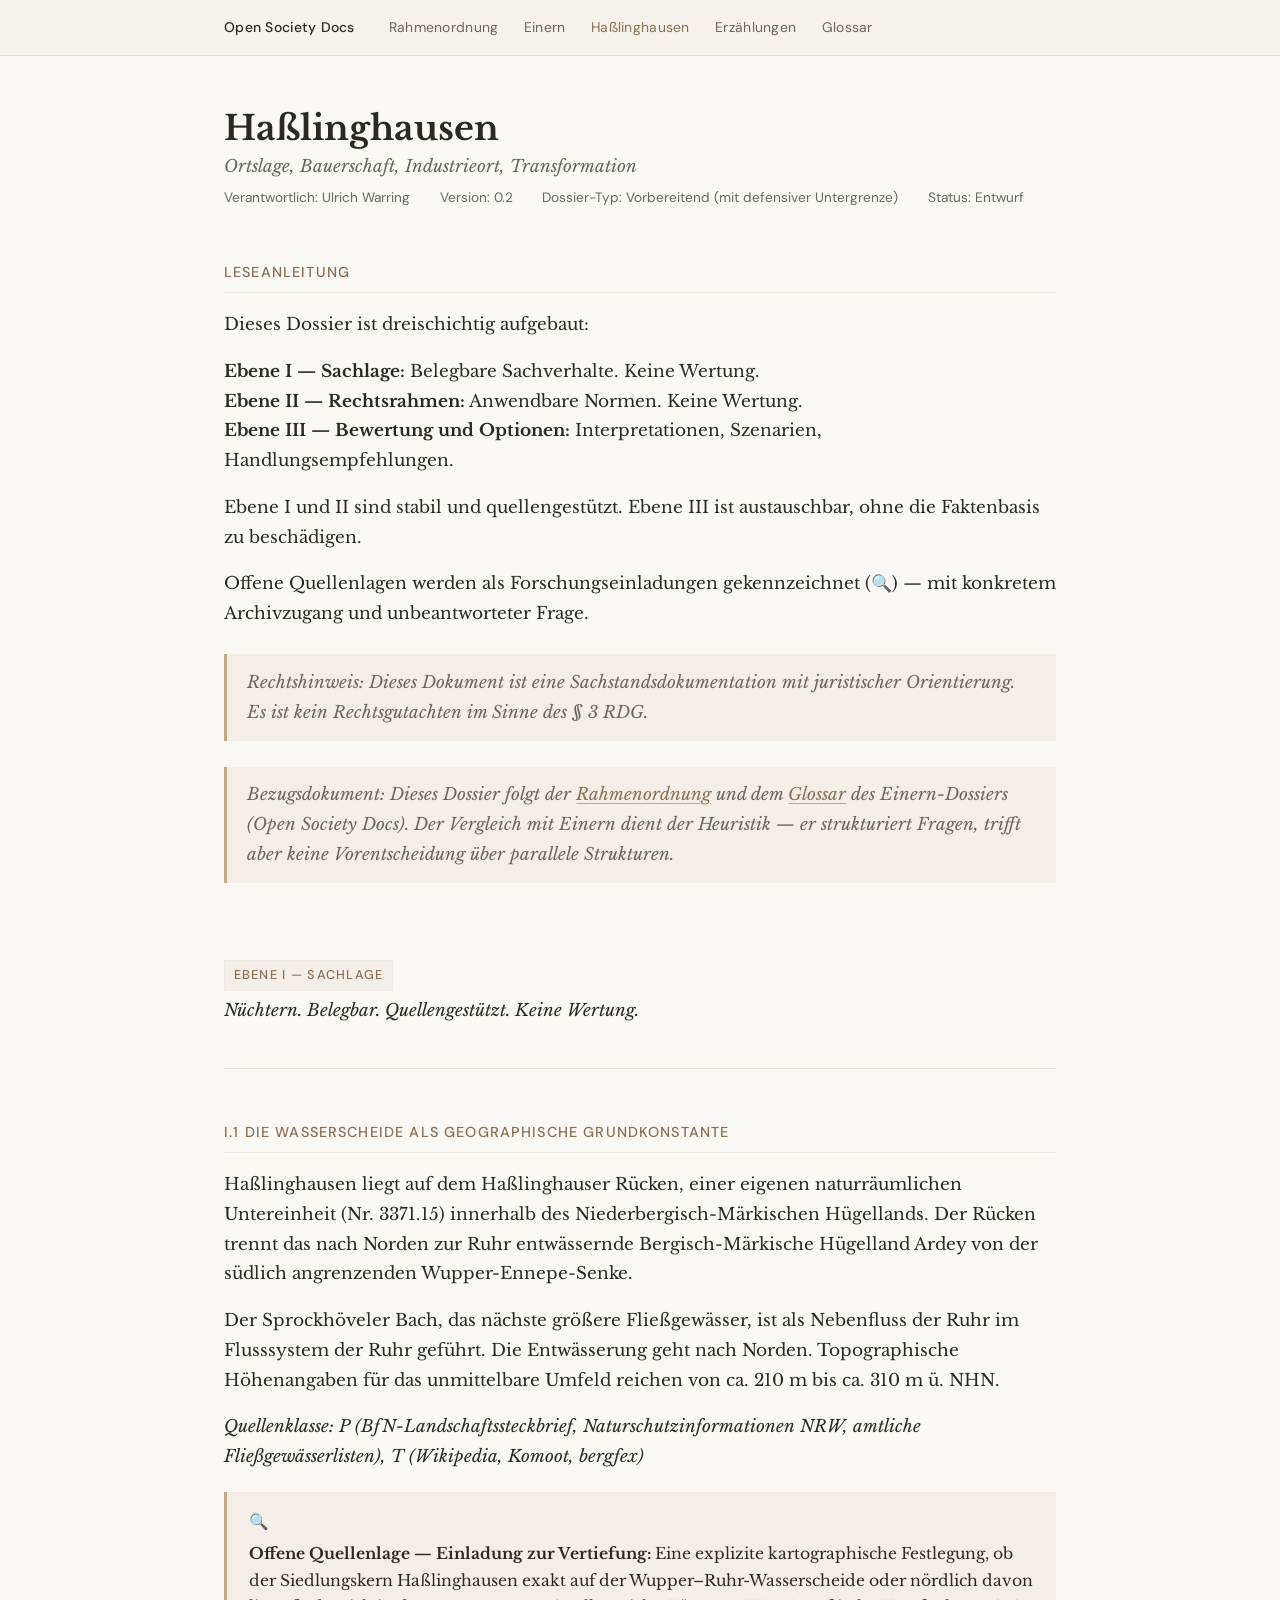
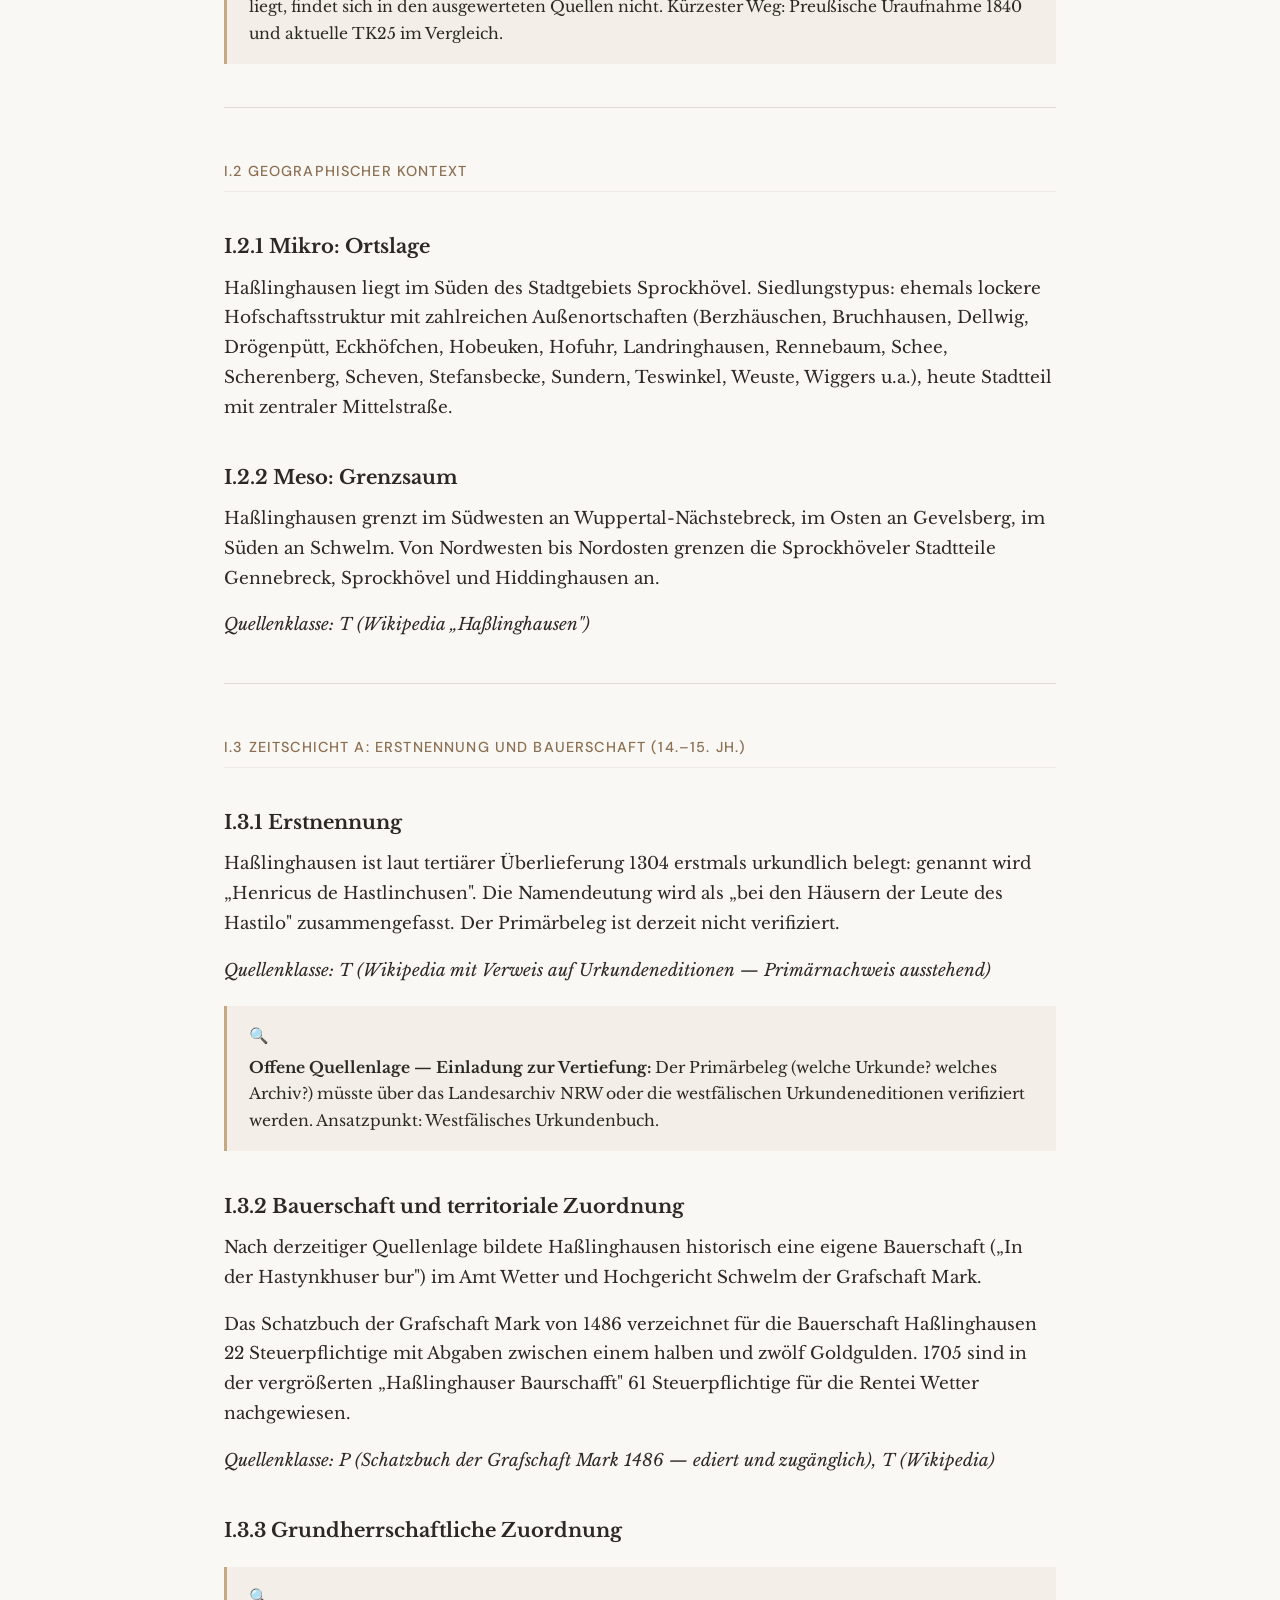
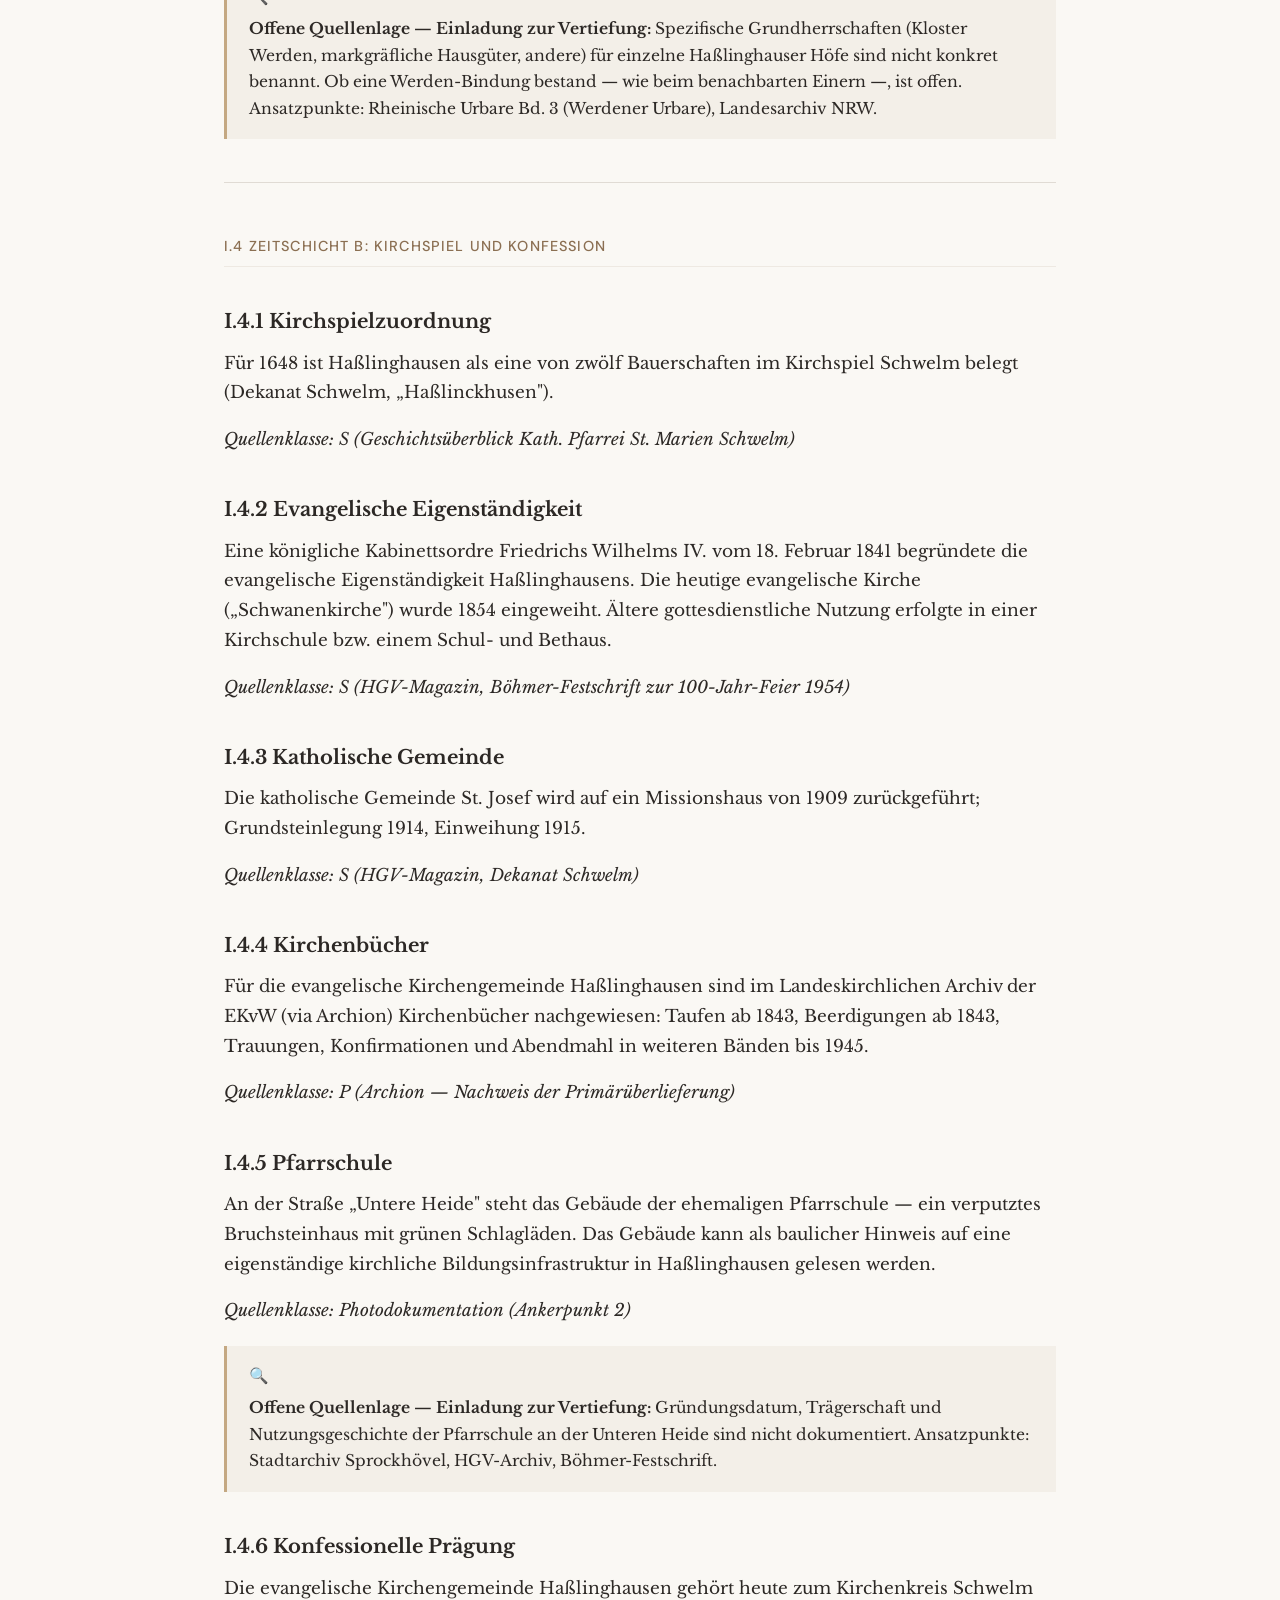
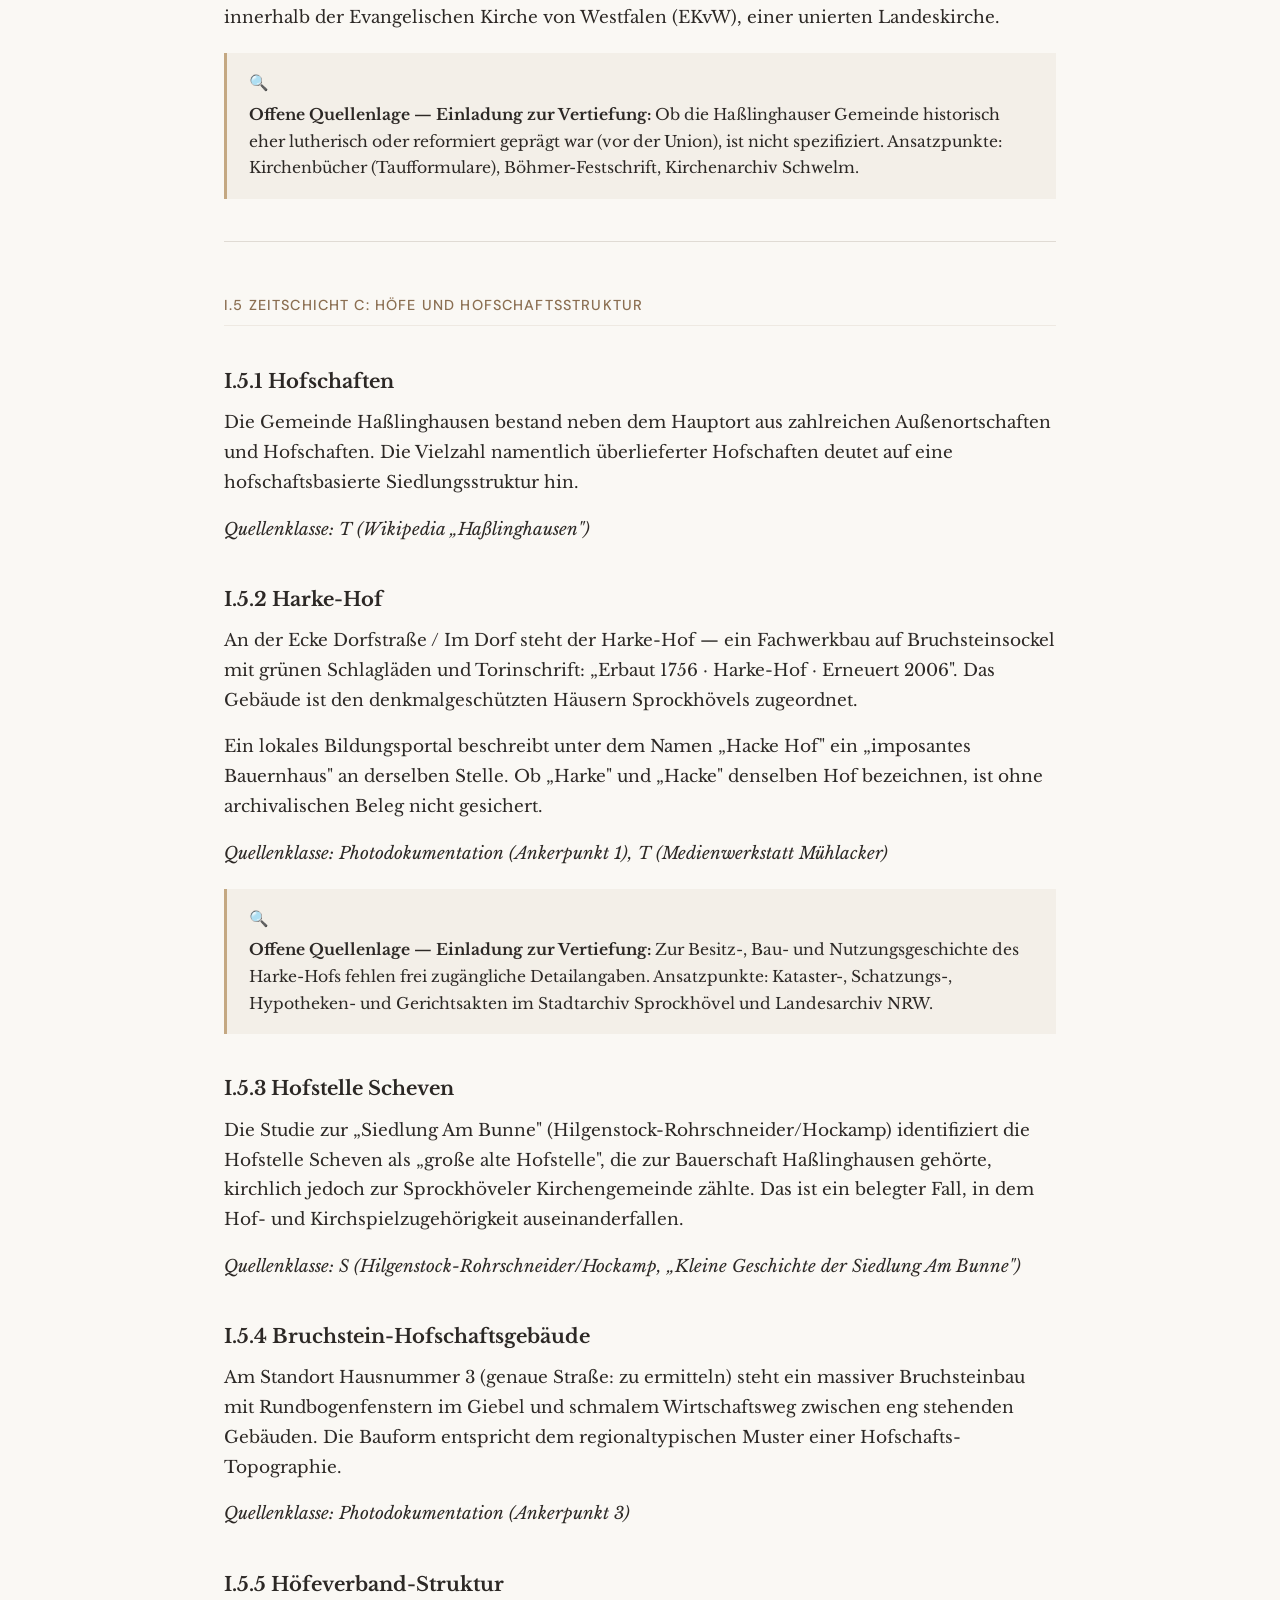
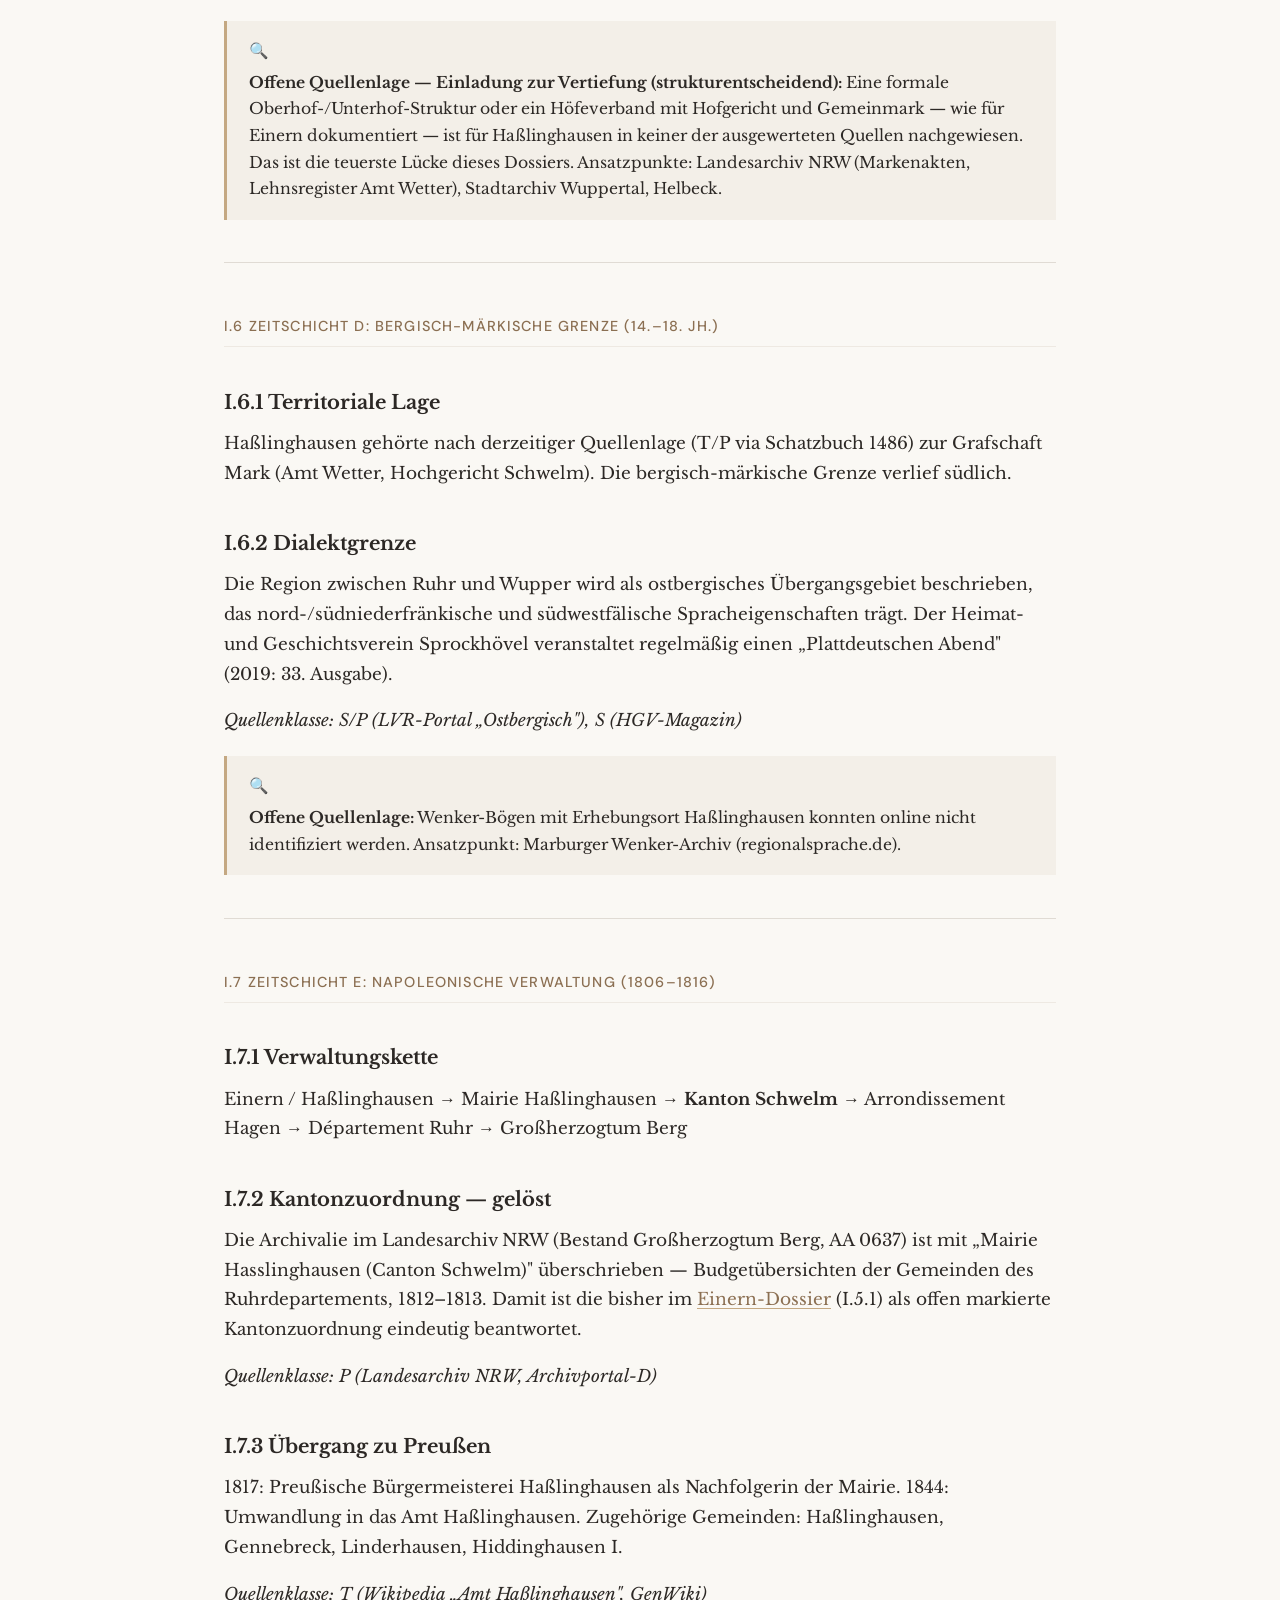
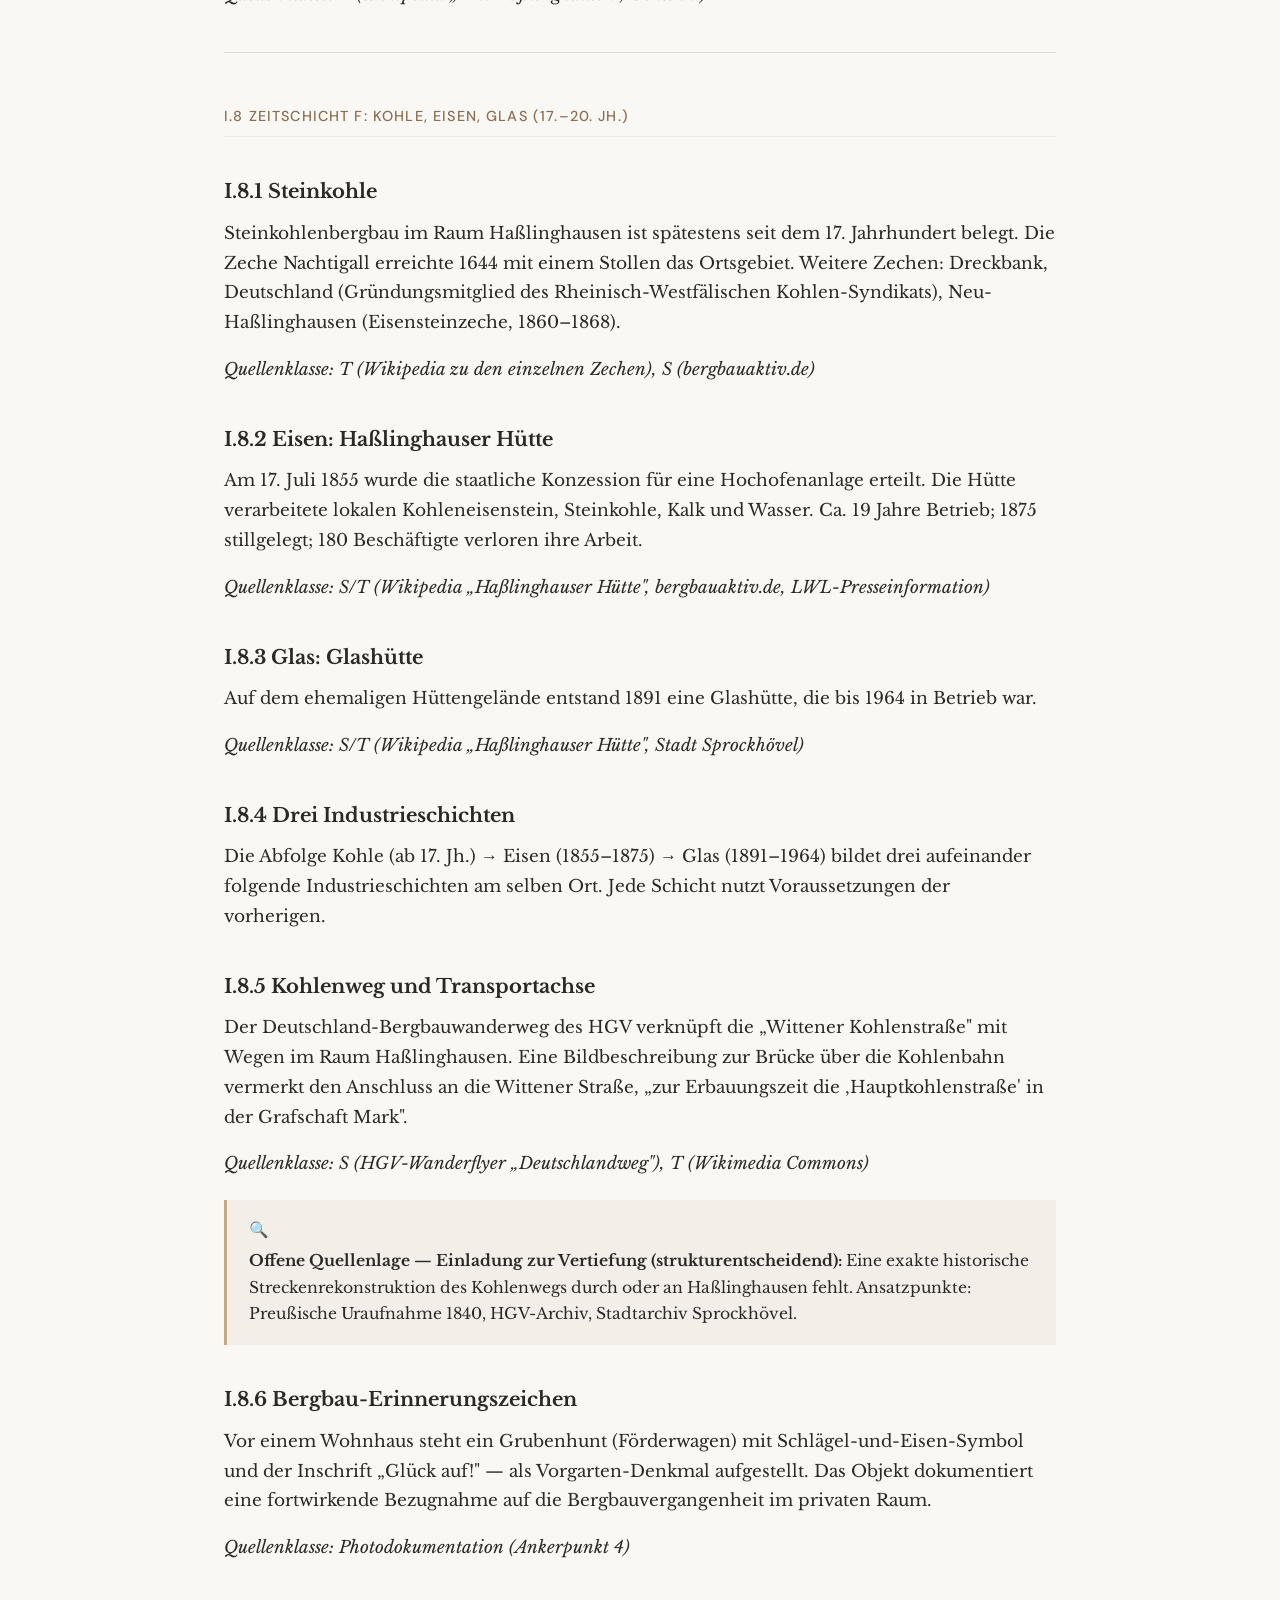
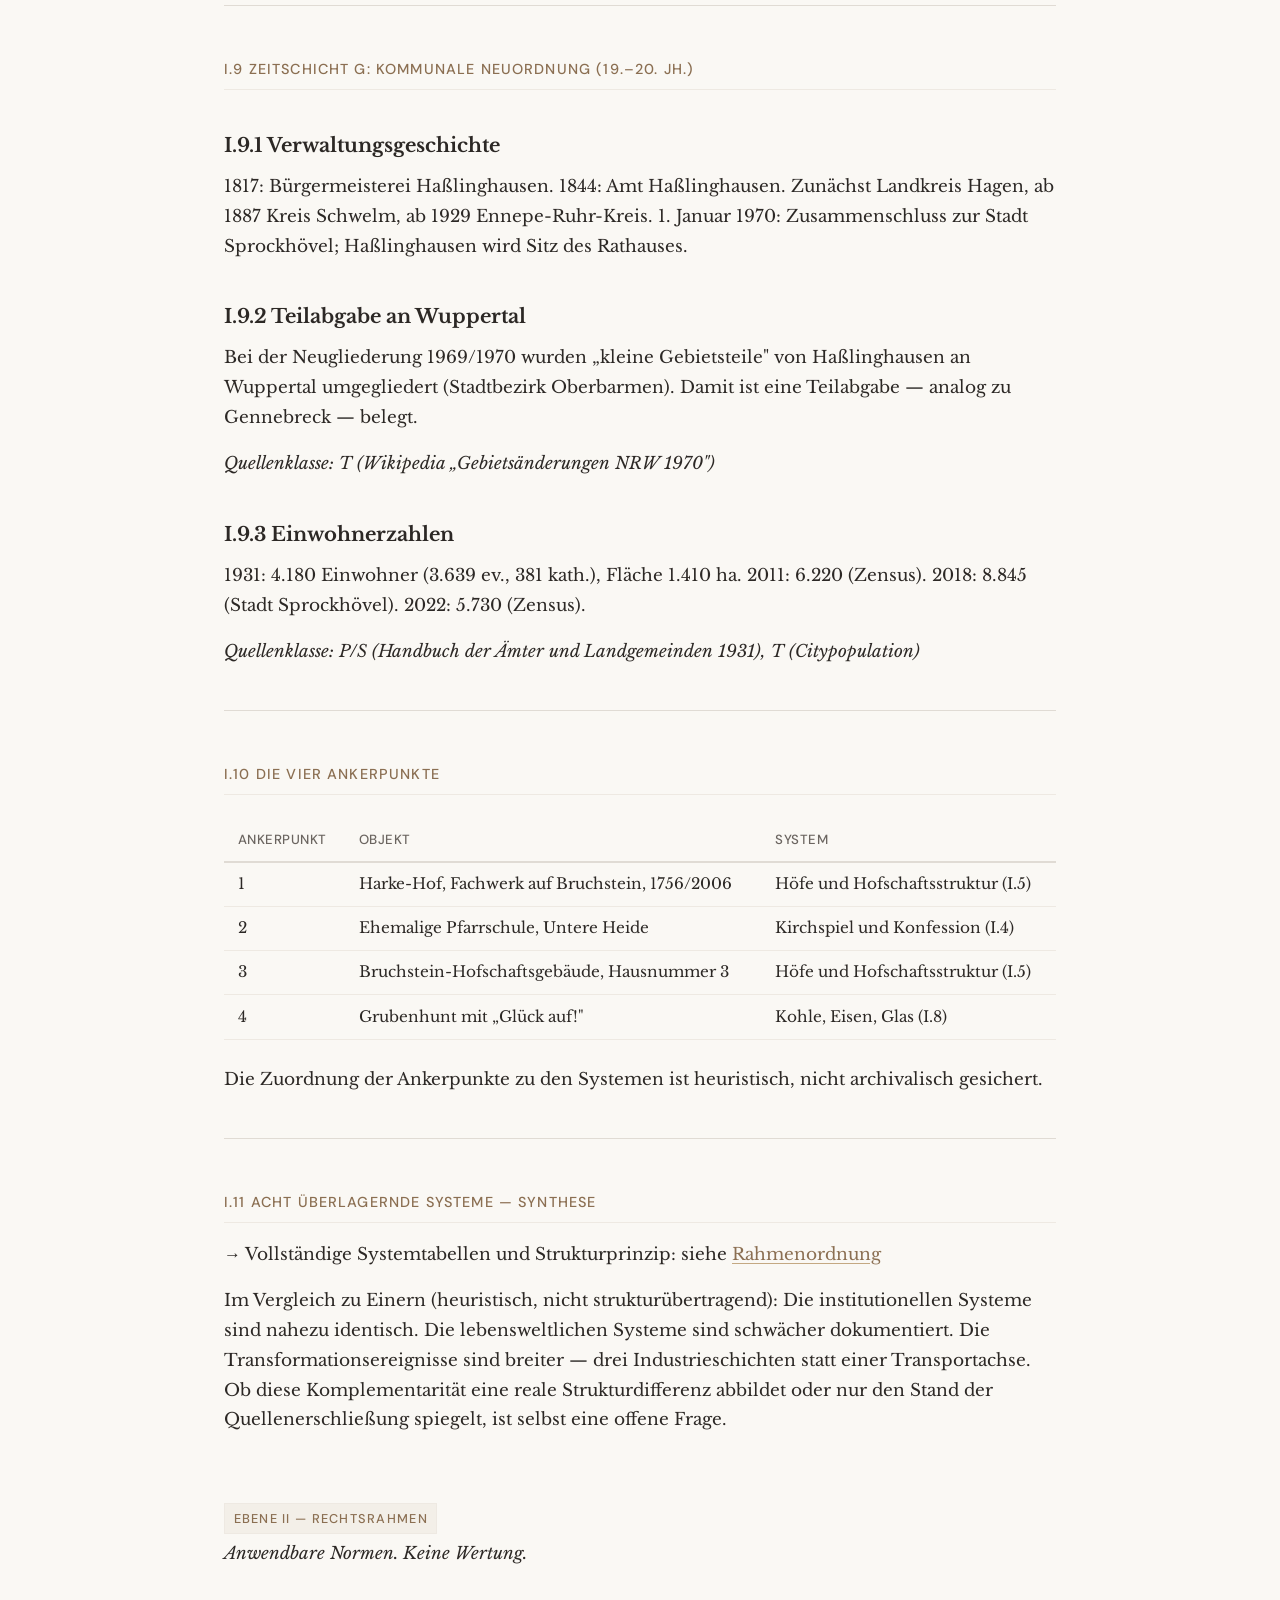
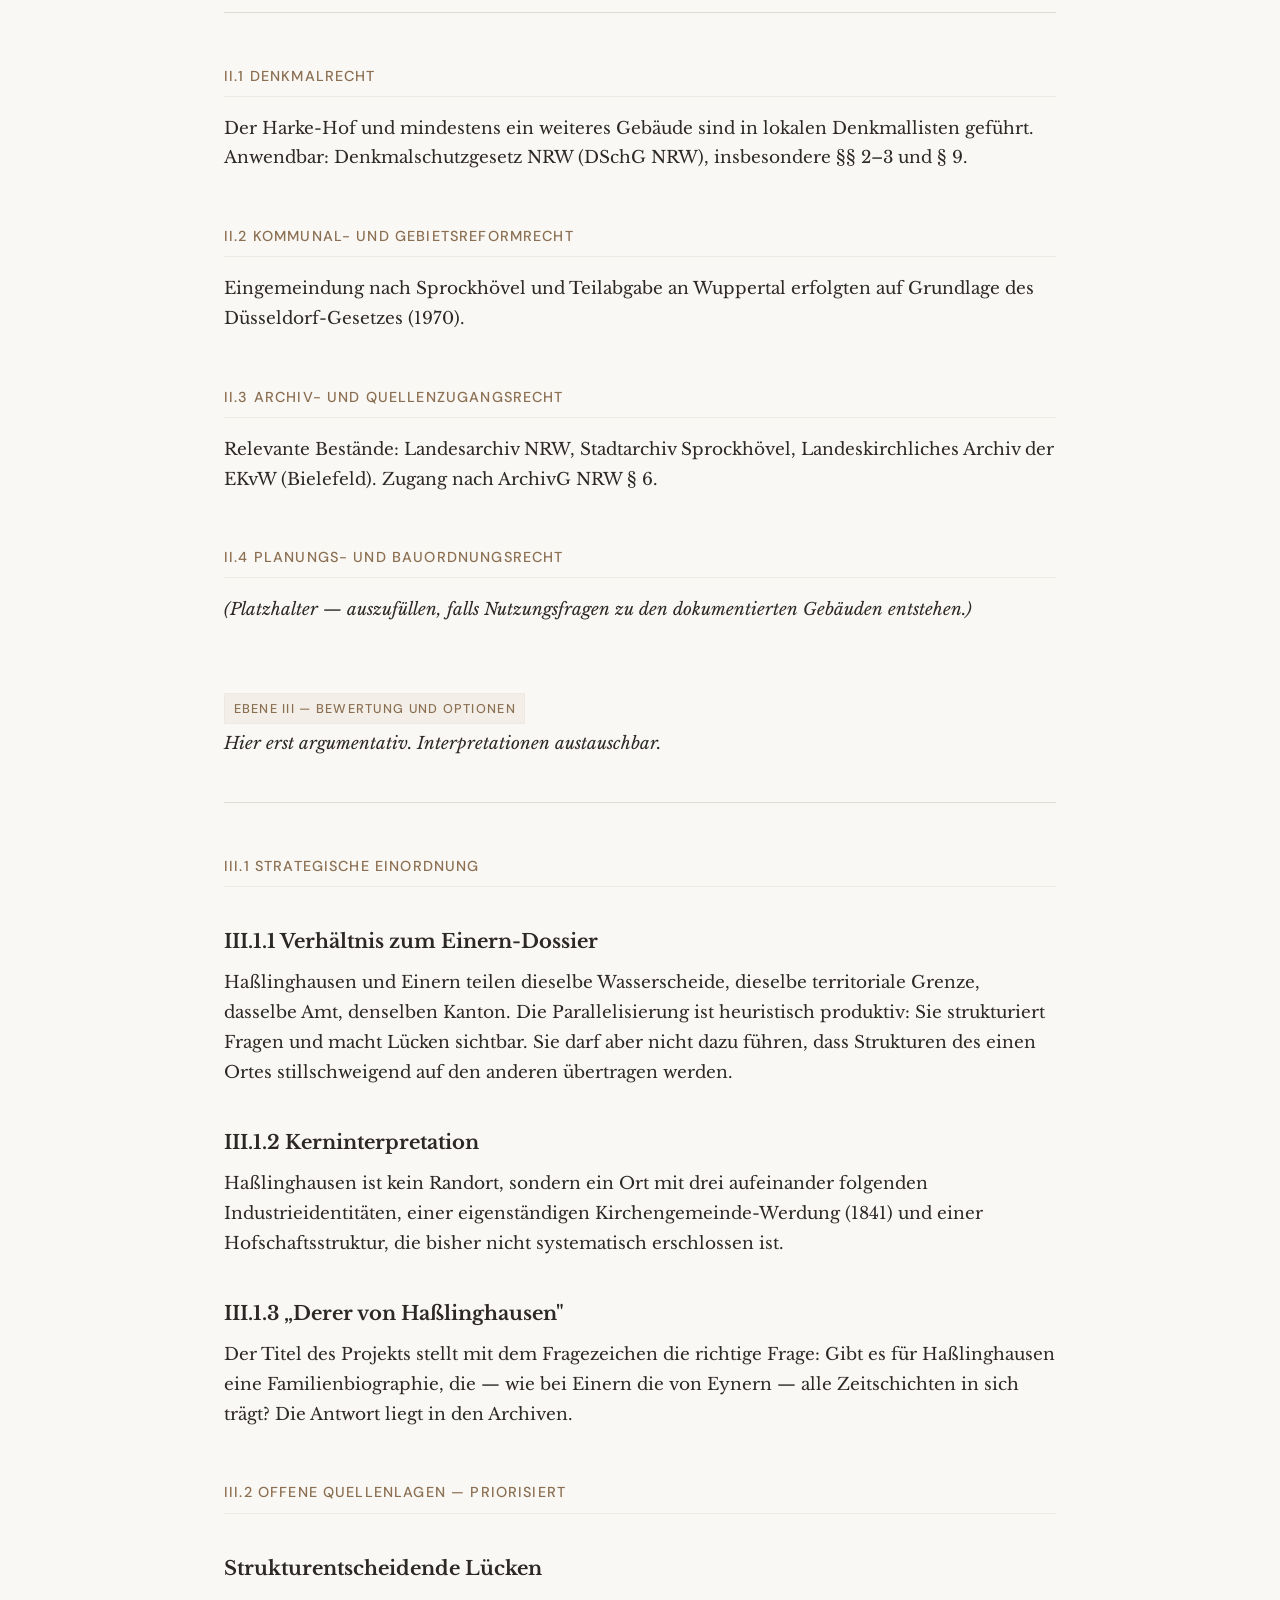
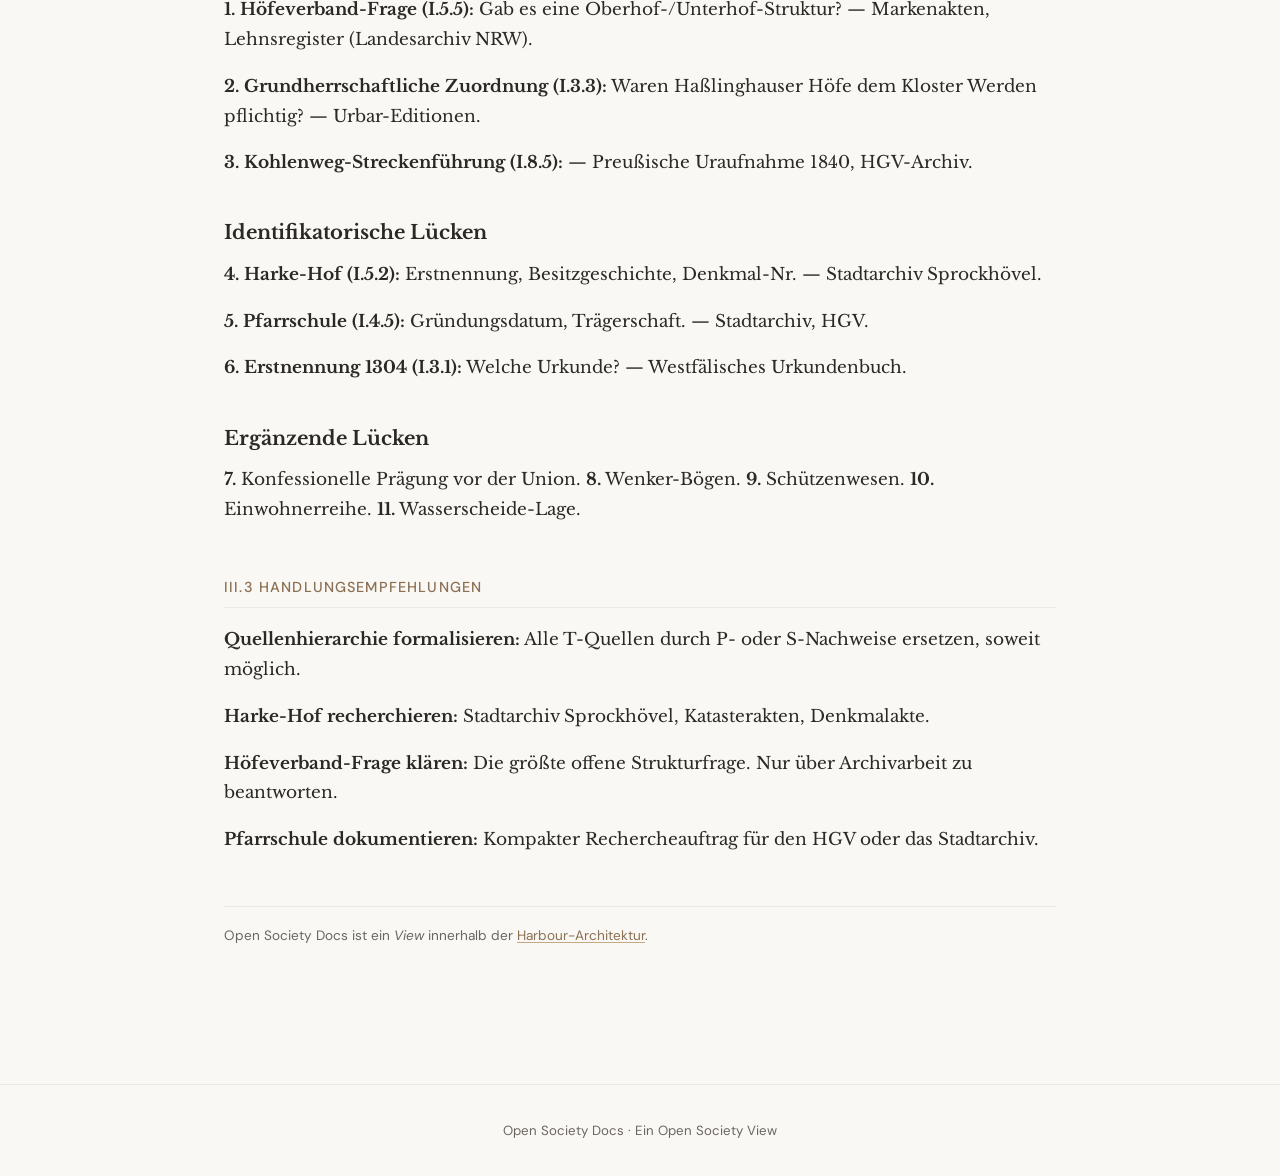
<file: dossier/hasslinghausen.html>
<!DOCTYPE html>
<html lang="de">
<head>
  <meta charset="UTF-8">
  <meta name="viewport" content="width=device-width, initial-scale=1.0">
  <title>Dossier: Haßlinghausen — Open Society Docs</title>
  <link rel="stylesheet" href="../style.css">
</head>
<body>

<nav class="site-nav">
  <div class="nav-inner">
    <a href="../index.html" class="nav-title">Open Society Docs</a>
    <div class="nav-links">
      <a href="../rahmenordnung/hasslinghauser-ruecken.html">Rahmenordnung</a>
      <a href="../dossier/einern.html">Einern</a>
      <a href="../dossier/hasslinghausen.html" class="active">Haßlinghausen</a>
      <a href="../erzaehlungen/derer-von-eynern.html">Erzählungen</a>
      <a href="../glossar/einern.html">Glossar</a>
    </div>
  </div>
</nav>

<main class="wide">

  <h1>Haßlinghausen
    <span class="subtitle">Ortslage, Bauerschaft, Industrieort, Transformation</span>
  </h1>

  <div class="dossier-meta">
    <span>Verantwortlich: Ulrich Warring</span>
    <span>Version: 0.2</span>
    <span>Dossier-Typ: Vorbereitend (mit defensiver Untergrenze)</span>
    <span>Status: Entwurf</span>
  </div>

  <h2>Leseanleitung</h2>

  <p>Dieses Dossier ist dreischichtig aufgebaut:</p>

  <p><strong>Ebene I — Sachlage:</strong> Belegbare Sachverhalte. Keine Wertung.<br>
  <strong>Ebene II — Rechtsrahmen:</strong> Anwendbare Normen. Keine Wertung.<br>
  <strong>Ebene III — Bewertung und Optionen:</strong> Interpretationen, Szenarien, Handlungsempfehlungen.</p>

  <p>Ebene I und II sind stabil und quellengestützt. Ebene III ist austauschbar, ohne die Faktenbasis zu beschädigen.</p>

  <p>Offene Quellenlagen werden als Forschungseinladungen gekennzeichnet (🔍) — mit konkretem Archivzugang und unbeantworteter Frage.</p>

  <blockquote>Rechtshinweis: Dieses Dokument ist eine Sachstandsdokumentation mit juristischer Orientierung. Es ist kein Rechtsgutachten im Sinne des §&nbsp;3 RDG.</blockquote>

  <blockquote>Bezugsdokument: Dieses Dossier folgt der <a href="../rahmenordnung/hasslinghauser-ruecken.html">Rahmenordnung</a> und dem <a href="../glossar/einern.html">Glossar</a> des Einern-Dossiers (Open Society Docs). Der Vergleich mit Einern dient der Heuristik — er strukturiert Fragen, trifft aber keine Vorentscheidung über parallele Strukturen.</blockquote>

  <!-- ═══════════════ EBENE I ═══════════════ -->

  <div class="ebene-label">Ebene I — Sachlage</div>
  <p><em>Nüchtern. Belegbar. Quellengestützt. Keine Wertung.</em></p>

  <hr>

  <h2>I.1 Die Wasserscheide als geographische Grundkonstante</h2>

  <p>Haßlinghausen liegt auf dem Haßlinghauser Rücken, einer eigenen naturräumlichen Untereinheit (Nr. 3371.15) innerhalb des Niederbergisch-Märkischen Hügellands. Der Rücken trennt das nach Norden zur Ruhr entwässernde Bergisch-Märkische Hügelland Ardey von der südlich angrenzenden Wupper-Ennepe-Senke.</p>

  <p>Der Sprockhöveler Bach, das nächste größere Fließgewässer, ist als Nebenfluss der Ruhr im Flusssystem der Ruhr geführt. Die Entwässerung geht nach Norden. Topographische Höhenangaben für das unmittelbare Umfeld reichen von ca. 210&nbsp;m bis ca. 310&nbsp;m&nbsp;ü.&nbsp;NHN.</p>

  <p><em>Quellenklasse: P (BfN-Landschaftssteckbrief, Naturschutzinformationen NRW, amtliche Fließgewässerlisten), T (Wikipedia, Komoot, bergfex)</em></p>

  <div class="research-invitation">
    <strong>Offene Quellenlage — Einladung zur Vertiefung:</strong> Eine explizite kartographische Festlegung, ob der Siedlungskern Haßlinghausen exakt auf der Wupper–Ruhr-Wasserscheide oder nördlich davon liegt, findet sich in den ausgewerteten Quellen nicht. Kürzester Weg: Preußische Uraufnahme 1840 und aktuelle TK25 im Vergleich.
  </div>

  <hr>

  <h2>I.2 Geographischer Kontext</h2>

  <h3>I.2.1 Mikro: Ortslage</h3>
  <p>Haßlinghausen liegt im Süden des Stadtgebiets Sprockhövel. Siedlungstypus: ehemals lockere Hofschaftsstruktur mit zahlreichen Außenortschaften (Berzhäuschen, Bruchhausen, Dellwig, Drögenpütt, Eckhöfchen, Hobeuken, Hofuhr, Landringhausen, Rennebaum, Schee, Scherenberg, Scheven, Stefansbecke, Sundern, Teswinkel, Weuste, Wiggers u.a.), heute Stadtteil mit zentraler Mittelstraße.</p>

  <h3>I.2.2 Meso: Grenzsaum</h3>
  <p>Haßlinghausen grenzt im Südwesten an Wuppertal-Nächstebreck, im Osten an Gevelsberg, im Süden an Schwelm. Von Nordwesten bis Nordosten grenzen die Sprockhöveler Stadtteile Gennebreck, Sprockhövel und Hiddinghausen an.</p>

  <p><em>Quellenklasse: T (Wikipedia „Haßlinghausen")</em></p>

  <hr>

  <h2>I.3 Zeitschicht A: Erstnennung und Bauerschaft (14.–15. Jh.)</h2>

  <h3>I.3.1 Erstnennung</h3>
  <p>Haßlinghausen ist laut tertiärer Überlieferung 1304 erstmals urkundlich belegt: genannt wird „Henricus de Hastlinchusen". Die Namendeutung wird als „bei den Häusern der Leute des Hastilo" zusammengefasst. Der Primärbeleg ist derzeit nicht verifiziert.</p>

  <p><em>Quellenklasse: T (Wikipedia mit Verweis auf Urkundeneditionen — Primärnachweis ausstehend)</em></p>

  <div class="research-invitation">
    <strong>Offene Quellenlage — Einladung zur Vertiefung:</strong> Der Primärbeleg (welche Urkunde? welches Archiv?) müsste über das Landesarchiv NRW oder die westfälischen Urkundeneditionen verifiziert werden. Ansatzpunkt: Westfälisches Urkundenbuch.
  </div>

  <h3>I.3.2 Bauerschaft und territoriale Zuordnung</h3>
  <p>Nach derzeitiger Quellenlage bildete Haßlinghausen historisch eine eigene Bauerschaft („In der Hastynkhuser bur") im Amt Wetter und Hochgericht Schwelm der Grafschaft Mark.</p>

  <p>Das Schatzbuch der Grafschaft Mark von 1486 verzeichnet für die Bauerschaft Haßlinghausen 22 Steuerpflichtige mit Abgaben zwischen einem halben und zwölf Goldgulden. 1705 sind in der vergrößerten „Haßlinghauser Baurschafft" 61 Steuerpflichtige für die Rentei Wetter nachgewiesen.</p>

  <p><em>Quellenklasse: P (Schatzbuch der Grafschaft Mark 1486 — ediert und zugänglich), T (Wikipedia)</em></p>

  <h3>I.3.3 Grundherrschaftliche Zuordnung</h3>

  <div class="research-invitation">
    <strong>Offene Quellenlage — Einladung zur Vertiefung:</strong> Spezifische Grundherrschaften (Kloster Werden, markgräfliche Hausgüter, andere) für einzelne Haßlinghauser Höfe sind nicht konkret benannt. Ob eine Werden-Bindung bestand — wie beim benachbarten Einern —, ist offen. Ansatzpunkte: Rheinische Urbare Bd.&nbsp;3 (Werdener Urbare), Landesarchiv NRW.
  </div>

  <hr>

  <h2>I.4 Zeitschicht B: Kirchspiel und Konfession</h2>

  <h3>I.4.1 Kirchspielzuordnung</h3>
  <p>Für 1648 ist Haßlinghausen als eine von zwölf Bauerschaften im Kirchspiel Schwelm belegt (Dekanat Schwelm, „Haßlinckhusen").</p>

  <p><em>Quellenklasse: S (Geschichtsüberblick Kath. Pfarrei St. Marien Schwelm)</em></p>

  <h3>I.4.2 Evangelische Eigenständigkeit</h3>
  <p>Eine königliche Kabinettsordre Friedrichs Wilhelms IV. vom 18. Februar 1841 begründete die evangelische Eigenständigkeit Haßlinghausens. Die heutige evangelische Kirche („Schwanenkirche") wurde 1854 eingeweiht. Ältere gottesdienstliche Nutzung erfolgte in einer Kirchschule bzw. einem Schul- und Bethaus.</p>

  <p><em>Quellenklasse: S (HGV-Magazin, Böhmer-Festschrift zur 100-Jahr-Feier 1954)</em></p>

  <h3>I.4.3 Katholische Gemeinde</h3>
  <p>Die katholische Gemeinde St. Josef wird auf ein Missionshaus von 1909 zurückgeführt; Grundsteinlegung 1914, Einweihung 1915.</p>

  <p><em>Quellenklasse: S (HGV-Magazin, Dekanat Schwelm)</em></p>

  <h3>I.4.4 Kirchenbücher</h3>
  <p>Für die evangelische Kirchengemeinde Haßlinghausen sind im Landeskirchlichen Archiv der EKvW (via Archion) Kirchenbücher nachgewiesen: Taufen ab 1843, Beerdigungen ab 1843, Trauungen, Konfirmationen und Abendmahl in weiteren Bänden bis 1945.</p>

  <p><em>Quellenklasse: P (Archion — Nachweis der Primärüberlieferung)</em></p>

  <h3>I.4.5 Pfarrschule</h3>
  <p>An der Straße „Untere Heide" steht das Gebäude der ehemaligen Pfarrschule — ein verputztes Bruchsteinhaus mit grünen Schlagläden. Das Gebäude kann als baulicher Hinweis auf eine eigenständige kirchliche Bildungsinfrastruktur in Haßlinghausen gelesen werden.</p>

  <p><em>Quellenklasse: Photodokumentation (Ankerpunkt 2)</em></p>

  <div class="research-invitation">
    <strong>Offene Quellenlage — Einladung zur Vertiefung:</strong> Gründungsdatum, Trägerschaft und Nutzungsgeschichte der Pfarrschule an der Unteren Heide sind nicht dokumentiert. Ansatzpunkte: Stadtarchiv Sprockhövel, HGV-Archiv, Böhmer-Festschrift.
  </div>

  <h3>I.4.6 Konfessionelle Prägung</h3>
  <p>Die evangelische Kirchengemeinde Haßlinghausen gehört heute zum Kirchenkreis Schwelm innerhalb der Evangelischen Kirche von Westfalen (EKvW), einer unierten Landeskirche.</p>

  <div class="research-invitation">
    <strong>Offene Quellenlage — Einladung zur Vertiefung:</strong> Ob die Haßlinghauser Gemeinde historisch eher lutherisch oder reformiert geprägt war (vor der Union), ist nicht spezifiziert. Ansatzpunkte: Kirchenbücher (Taufformulare), Böhmer-Festschrift, Kirchenarchiv Schwelm.
  </div>

  <hr>

  <h2>I.5 Zeitschicht C: Höfe und Hofschaftsstruktur</h2>

  <h3>I.5.1 Hofschaften</h3>
  <p>Die Gemeinde Haßlinghausen bestand neben dem Hauptort aus zahlreichen Außenortschaften und Hofschaften. Die Vielzahl namentlich überlieferter Hofschaften deutet auf eine hofschaftsbasierte Siedlungsstruktur hin.</p>

  <p><em>Quellenklasse: T (Wikipedia „Haßlinghausen")</em></p>

  <h3>I.5.2 Harke-Hof</h3>
  <p>An der Ecke Dorfstraße / Im Dorf steht der Harke-Hof — ein Fachwerkbau auf Bruchsteinsockel mit grünen Schlagläden und Torinschrift: „Erbaut 1756 · Harke-Hof · Erneuert 2006". Das Gebäude ist den denkmalgeschützten Häusern Sprockhövels zugeordnet.</p>

  <p>Ein lokales Bildungsportal beschreibt unter dem Namen „Hacke Hof" ein „imposantes Bauernhaus" an derselben Stelle. Ob „Harke" und „Hacke" denselben Hof bezeichnen, ist ohne archivalischen Beleg nicht gesichert.</p>

  <p><em>Quellenklasse: Photodokumentation (Ankerpunkt 1), T (Medienwerkstatt Mühlacker)</em></p>

  <div class="research-invitation">
    <strong>Offene Quellenlage — Einladung zur Vertiefung:</strong> Zur Besitz-, Bau- und Nutzungsgeschichte des Harke-Hofs fehlen frei zugängliche Detailangaben. Ansatzpunkte: Kataster-, Schatzungs-, Hypotheken- und Gerichtsakten im Stadtarchiv Sprockhövel und Landesarchiv NRW.
  </div>

  <h3>I.5.3 Hofstelle Scheven</h3>
  <p>Die Studie zur „Siedlung Am Bunne" (Hilgenstock-Rohrschneider/Hockamp) identifiziert die Hofstelle Scheven als „große alte Hofstelle", die zur Bauerschaft Haßlinghausen gehörte, kirchlich jedoch zur Sprockhöveler Kirchengemeinde zählte. Das ist ein belegter Fall, in dem Hof- und Kirchspielzugehörigkeit auseinanderfallen.</p>

  <p><em>Quellenklasse: S (Hilgenstock-Rohrschneider/Hockamp, „Kleine Geschichte der Siedlung Am Bunne")</em></p>

  <h3>I.5.4 Bruchstein-Hofschaftsgebäude</h3>
  <p>Am Standort Hausnummer 3 (genaue Straße: zu ermitteln) steht ein massiver Bruchsteinbau mit Rundbogenfenstern im Giebel und schmalem Wirtschaftsweg zwischen eng stehenden Gebäuden. Die Bauform entspricht dem regionaltypischen Muster einer Hofschafts-Topographie.</p>

  <p><em>Quellenklasse: Photodokumentation (Ankerpunkt 3)</em></p>

  <h3>I.5.5 Höfeverband-Struktur</h3>

  <div class="research-invitation">
    <strong>Offene Quellenlage — Einladung zur Vertiefung (strukturentscheidend):</strong> Eine formale Oberhof-/Unterhof-Struktur oder ein Höfeverband mit Hofgericht und Gemeinmark — wie für Einern dokumentiert — ist für Haßlinghausen in keiner der ausgewerteten Quellen nachgewiesen. Das ist die teuerste Lücke dieses Dossiers. Ansatzpunkte: Landesarchiv NRW (Markenakten, Lehnsregister Amt Wetter), Stadtarchiv Wuppertal, Helbeck.
  </div>

  <hr>

  <h2>I.6 Zeitschicht D: Bergisch-märkische Grenze (14.–18. Jh.)</h2>

  <h3>I.6.1 Territoriale Lage</h3>
  <p>Haßlinghausen gehörte nach derzeitiger Quellenlage (T/P via Schatzbuch 1486) zur Grafschaft Mark (Amt Wetter, Hochgericht Schwelm). Die bergisch-märkische Grenze verlief südlich.</p>

  <h3>I.6.2 Dialektgrenze</h3>
  <p>Die Region zwischen Ruhr und Wupper wird als ostbergisches Übergangsgebiet beschrieben, das nord-/südniederfränkische und südwestfälische Spracheigenschaften trägt. Der Heimat- und Geschichtsverein Sprockhövel veranstaltet regelmäßig einen „Plattdeutschen Abend" (2019: 33. Ausgabe).</p>

  <p><em>Quellenklasse: S/P (LVR-Portal „Ostbergisch"), S (HGV-Magazin)</em></p>

  <div class="research-invitation">
    <strong>Offene Quellenlage:</strong> Wenker-Bögen mit Erhebungsort Haßlinghausen konnten online nicht identifiziert werden. Ansatzpunkt: Marburger Wenker-Archiv (regionalsprache.de).
  </div>

  <hr>

  <h2>I.7 Zeitschicht E: Napoleonische Verwaltung (1806–1816)</h2>

  <h3>I.7.1 Verwaltungskette</h3>
  <p>Einern / Haßlinghausen → Mairie Haßlinghausen → <strong>Kanton Schwelm</strong> → Arrondissement Hagen → Département Ruhr → Großherzogtum Berg</p>

  <h3>I.7.2 Kantonzuordnung — gelöst</h3>
  <p>Die Archivalie im Landesarchiv NRW (Bestand Großherzogtum Berg, AA 0637) ist mit „Mairie Hasslinghausen (Canton Schwelm)" überschrieben — Budgetübersichten der Gemeinden des Ruhrdepartements, 1812–1813. Damit ist die bisher im <a href="einern.html">Einern-Dossier</a> (I.5.1) als offen markierte Kantonzuordnung eindeutig beantwortet.</p>

  <p><em>Quellenklasse: P (Landesarchiv NRW, Archivportal-D)</em></p>

  <h3>I.7.3 Übergang zu Preußen</h3>
  <p>1817: Preußische Bürgermeisterei Haßlinghausen als Nachfolgerin der Mairie. 1844: Umwandlung in das Amt Haßlinghausen. Zugehörige Gemeinden: Haßlinghausen, Gennebreck, Linderhausen, Hiddinghausen&nbsp;I.</p>

  <p><em>Quellenklasse: T (Wikipedia „Amt Haßlinghausen", GenWiki)</em></p>

  <hr>

  <h2>I.8 Zeitschicht F: Kohle, Eisen, Glas (17.–20. Jh.)</h2>

  <h3>I.8.1 Steinkohle</h3>
  <p>Steinkohlenbergbau im Raum Haßlinghausen ist spätestens seit dem 17. Jahrhundert belegt. Die Zeche Nachtigall erreichte 1644 mit einem Stollen das Ortsgebiet. Weitere Zechen: Dreckbank, Deutschland (Gründungsmitglied des Rheinisch-Westfälischen Kohlen-Syndikats), Neu-Haßlinghausen (Eisensteinzeche, 1860–1868).</p>

  <p><em>Quellenklasse: T (Wikipedia zu den einzelnen Zechen), S (bergbauaktiv.de)</em></p>

  <h3>I.8.2 Eisen: Haßlinghauser Hütte</h3>
  <p>Am 17. Juli 1855 wurde die staatliche Konzession für eine Hochofenanlage erteilt. Die Hütte verarbeitete lokalen Kohleneisenstein, Steinkohle, Kalk und Wasser. Ca. 19 Jahre Betrieb; 1875 stillgelegt; 180 Beschäftigte verloren ihre Arbeit.</p>

  <p><em>Quellenklasse: S/T (Wikipedia „Haßlinghauser Hütte", bergbauaktiv.de, LWL-Presseinformation)</em></p>

  <h3>I.8.3 Glas: Glashütte</h3>
  <p>Auf dem ehemaligen Hüttengelände entstand 1891 eine Glashütte, die bis 1964 in Betrieb war.</p>

  <p><em>Quellenklasse: S/T (Wikipedia „Haßlinghauser Hütte", Stadt Sprockhövel)</em></p>

  <h3>I.8.4 Drei Industrieschichten</h3>
  <p>Die Abfolge Kohle (ab 17. Jh.) → Eisen (1855–1875) → Glas (1891–1964) bildet drei aufeinander folgende Industrieschichten am selben Ort. Jede Schicht nutzt Voraussetzungen der vorherigen.</p>

  <h3>I.8.5 Kohlenweg und Transportachse</h3>
  <p>Der Deutschland-Bergbauwanderweg des HGV verknüpft die „Wittener Kohlenstraße" mit Wegen im Raum Haßlinghausen. Eine Bildbeschreibung zur Brücke über die Kohlenbahn vermerkt den Anschluss an die Wittener Straße, „zur Erbauungszeit die ‚Hauptkohlenstraße' in der Grafschaft Mark".</p>

  <p><em>Quellenklasse: S (HGV-Wanderflyer „Deutschlandweg"), T (Wikimedia Commons)</em></p>

  <div class="research-invitation">
    <strong>Offene Quellenlage — Einladung zur Vertiefung (strukturentscheidend):</strong> Eine exakte historische Streckenrekonstruktion des Kohlenwegs durch oder an Haßlinghausen fehlt. Ansatzpunkte: Preußische Uraufnahme 1840, HGV-Archiv, Stadtarchiv Sprockhövel.
  </div>

  <h3>I.8.6 Bergbau-Erinnerungszeichen</h3>
  <p>Vor einem Wohnhaus steht ein Grubenhunt (Förderwagen) mit Schlägel-und-Eisen-Symbol und der Inschrift „Glück auf!" — als Vorgarten-Denkmal aufgestellt. Das Objekt dokumentiert eine fortwirkende Bezugnahme auf die Bergbauvergangenheit im privaten Raum.</p>

  <p><em>Quellenklasse: Photodokumentation (Ankerpunkt 4)</em></p>

  <hr>

  <h2>I.9 Zeitschicht G: Kommunale Neuordnung (19.–20. Jh.)</h2>

  <h3>I.9.1 Verwaltungsgeschichte</h3>
  <p>1817: Bürgermeisterei Haßlinghausen. 1844: Amt Haßlinghausen. Zunächst Landkreis Hagen, ab 1887 Kreis Schwelm, ab 1929 Ennepe-Ruhr-Kreis. 1. Januar 1970: Zusammenschluss zur Stadt Sprockhövel; Haßlinghausen wird Sitz des Rathauses.</p>

  <h3>I.9.2 Teilabgabe an Wuppertal</h3>
  <p>Bei der Neugliederung 1969/1970 wurden „kleine Gebietsteile" von Haßlinghausen an Wuppertal umgegliedert (Stadtbezirk Oberbarmen). Damit ist eine Teilabgabe — analog zu Gennebreck — belegt.</p>

  <p><em>Quellenklasse: T (Wikipedia „Gebietsänderungen NRW 1970")</em></p>

  <h3>I.9.3 Einwohnerzahlen</h3>
  <p>1931: 4.180 Einwohner (3.639 ev., 381 kath.), Fläche 1.410&nbsp;ha. 2011: 6.220 (Zensus). 2018: 8.845 (Stadt Sprockhövel). 2022: 5.730 (Zensus).</p>

  <p><em>Quellenklasse: P/S (Handbuch der Ämter und Landgemeinden 1931), T (Citypopulation)</em></p>

  <hr>

  <h2>I.10 Die vier Ankerpunkte</h2>

  <div class="table-wrap">
    <table>
      <thead><tr><th>Ankerpunkt</th><th>Objekt</th><th>System</th></tr></thead>
      <tbody>
        <tr><td>1</td><td>Harke-Hof, Fachwerk auf Bruchstein, 1756/2006</td><td>Höfe und Hofschaftsstruktur (I.5)</td></tr>
        <tr><td>2</td><td>Ehemalige Pfarrschule, Untere Heide</td><td>Kirchspiel und Konfession (I.4)</td></tr>
        <tr><td>3</td><td>Bruchstein-Hofschaftsgebäude, Hausnummer 3</td><td>Höfe und Hofschaftsstruktur (I.5)</td></tr>
        <tr><td>4</td><td>Grubenhunt mit „Glück auf!"</td><td>Kohle, Eisen, Glas (I.8)</td></tr>
      </tbody>
    </table>
  </div>

  <p>Die Zuordnung der Ankerpunkte zu den Systemen ist heuristisch, nicht archivalisch gesichert.</p>

  <hr>

  <h2>I.11 Acht überlagernde Systeme — Synthese</h2>

  <p>→ Vollständige Systemtabellen und Strukturprinzip: siehe <a href="../rahmenordnung/hasslinghauser-ruecken.html">Rahmenordnung</a></p>

  <p>Im Vergleich zu Einern (heuristisch, nicht strukturübertragend): Die institutionellen Systeme sind nahezu identisch. Die lebensweltlichen Systeme sind schwächer dokumentiert. Die Transformationsereignisse sind breiter — drei Industrieschichten statt einer Transportachse. Ob diese Komplementarität eine reale Strukturdifferenz abbildet oder nur den Stand der Quellenerschließung spiegelt, ist selbst eine offene Frage.</p>

  <!-- ═══════════════ EBENE II ═══════════════ -->

  <div class="ebene-label">Ebene II — Rechtsrahmen</div>
  <p><em>Anwendbare Normen. Keine Wertung.</em></p>

  <hr>

  <h2>II.1 Denkmalrecht</h2>
  <p>Der Harke-Hof und mindestens ein weiteres Gebäude sind in lokalen Denkmallisten geführt. Anwendbar: Denkmalschutzgesetz NRW (DSchG NRW), insbesondere §§&nbsp;2–3 und §&nbsp;9.</p>

  <h2>II.2 Kommunal- und Gebietsreformrecht</h2>
  <p>Eingemeindung nach Sprockhövel und Teilabgabe an Wuppertal erfolgten auf Grundlage des Düsseldorf-Gesetzes (1970).</p>

  <h2>II.3 Archiv- und Quellenzugangsrecht</h2>
  <p>Relevante Bestände: Landesarchiv NRW, Stadtarchiv Sprockhövel, Landeskirchliches Archiv der EKvW (Bielefeld). Zugang nach ArchivG NRW §&nbsp;6.</p>

  <h2>II.4 Planungs- und Bauordnungsrecht</h2>
  <p><em>(Platzhalter — auszufüllen, falls Nutzungsfragen zu den dokumentierten Gebäuden entstehen.)</em></p>

  <!-- ═══════════════ EBENE III ═══════════════ -->

  <div class="ebene-label">Ebene III — Bewertung und Optionen</div>
  <p><em>Hier erst argumentativ. Interpretationen austauschbar.</em></p>

  <hr>

  <h2>III.1 Strategische Einordnung</h2>

  <h3>III.1.1 Verhältnis zum Einern-Dossier</h3>
  <p>Haßlinghausen und Einern teilen dieselbe Wasserscheide, dieselbe territoriale Grenze, dasselbe Amt, denselben Kanton. Die Parallelisierung ist heuristisch produktiv: Sie strukturiert Fragen und macht Lücken sichtbar. Sie darf aber nicht dazu führen, dass Strukturen des einen Ortes stillschweigend auf den anderen übertragen werden.</p>

  <h3>III.1.2 Kerninterpretation</h3>
  <p>Haßlinghausen ist kein Randort, sondern ein Ort mit drei aufeinander folgenden Industrieidentitäten, einer eigenständigen Kirchengemeinde-Werdung (1841) und einer Hofschaftsstruktur, die bisher nicht systematisch erschlossen ist.</p>

  <h3>III.1.3 „Derer von Haßlinghausen"</h3>
  <p>Der Titel des Projekts stellt mit dem Fragezeichen die richtige Frage: Gibt es für Haßlinghausen eine Familienbiographie, die — wie bei Einern die von Eynern — alle Zeitschichten in sich trägt? Die Antwort liegt in den Archiven.</p>

  <h2>III.2 Offene Quellenlagen — priorisiert</h2>

  <h3>Strukturentscheidende Lücken</h3>
  <p><strong>1. Höfeverband-Frage (I.5.5):</strong> Gab es eine Oberhof-/Unterhof-Struktur? — Markenakten, Lehnsregister (Landesarchiv NRW).</p>
  <p><strong>2. Grundherrschaftliche Zuordnung (I.3.3):</strong> Waren Haßlinghauser Höfe dem Kloster Werden pflichtig? — Urbar-Editionen.</p>
  <p><strong>3. Kohlenweg-Streckenführung (I.8.5):</strong> — Preußische Uraufnahme 1840, HGV-Archiv.</p>

  <h3>Identifikatorische Lücken</h3>
  <p><strong>4. Harke-Hof (I.5.2):</strong> Erstnennung, Besitzgeschichte, Denkmal-Nr. — Stadtarchiv Sprockhövel.</p>
  <p><strong>5. Pfarrschule (I.4.5):</strong> Gründungsdatum, Trägerschaft. — Stadtarchiv, HGV.</p>
  <p><strong>6. Erstnennung 1304 (I.3.1):</strong> Welche Urkunde? — Westfälisches Urkundenbuch.</p>

  <h3>Ergänzende Lücken</h3>
  <p><strong>7.</strong> Konfessionelle Prägung vor der Union. <strong>8.</strong> Wenker-Bögen. <strong>9.</strong> Schützenwesen. <strong>10.</strong> Einwohnerreihe. <strong>11.</strong> Wasserscheide-Lage.</p>

  <h2>III.3 Handlungsempfehlungen</h2>

  <p><strong>Quellenhierarchie formalisieren:</strong> Alle T-Quellen durch P- oder S-Nachweise ersetzen, soweit möglich.</p>

  <p><strong>Harke-Hof recherchieren:</strong> Stadtarchiv Sprockhövel, Katasterakten, Denkmalakte.</p>

  <p><strong>Höfeverband-Frage klären:</strong> Die größte offene Strukturfrage. Nur über Archivarbeit zu beantworten.</p>

  <p><strong>Pfarrschule dokumentieren:</strong> Kompakter Rechercheauftrag für den HGV oder das Stadtarchiv.</p>

  <div class="harbour-ref">
    Open Society Docs ist ein <em>View</em> innerhalb der <a href="https://harbour-architecture.github.io/root/">Harbour-Architektur</a>.
  </div>

</main>

<footer>
  Open Society Docs · Ein Open Society View
</footer>

</body>
</html>
</file>
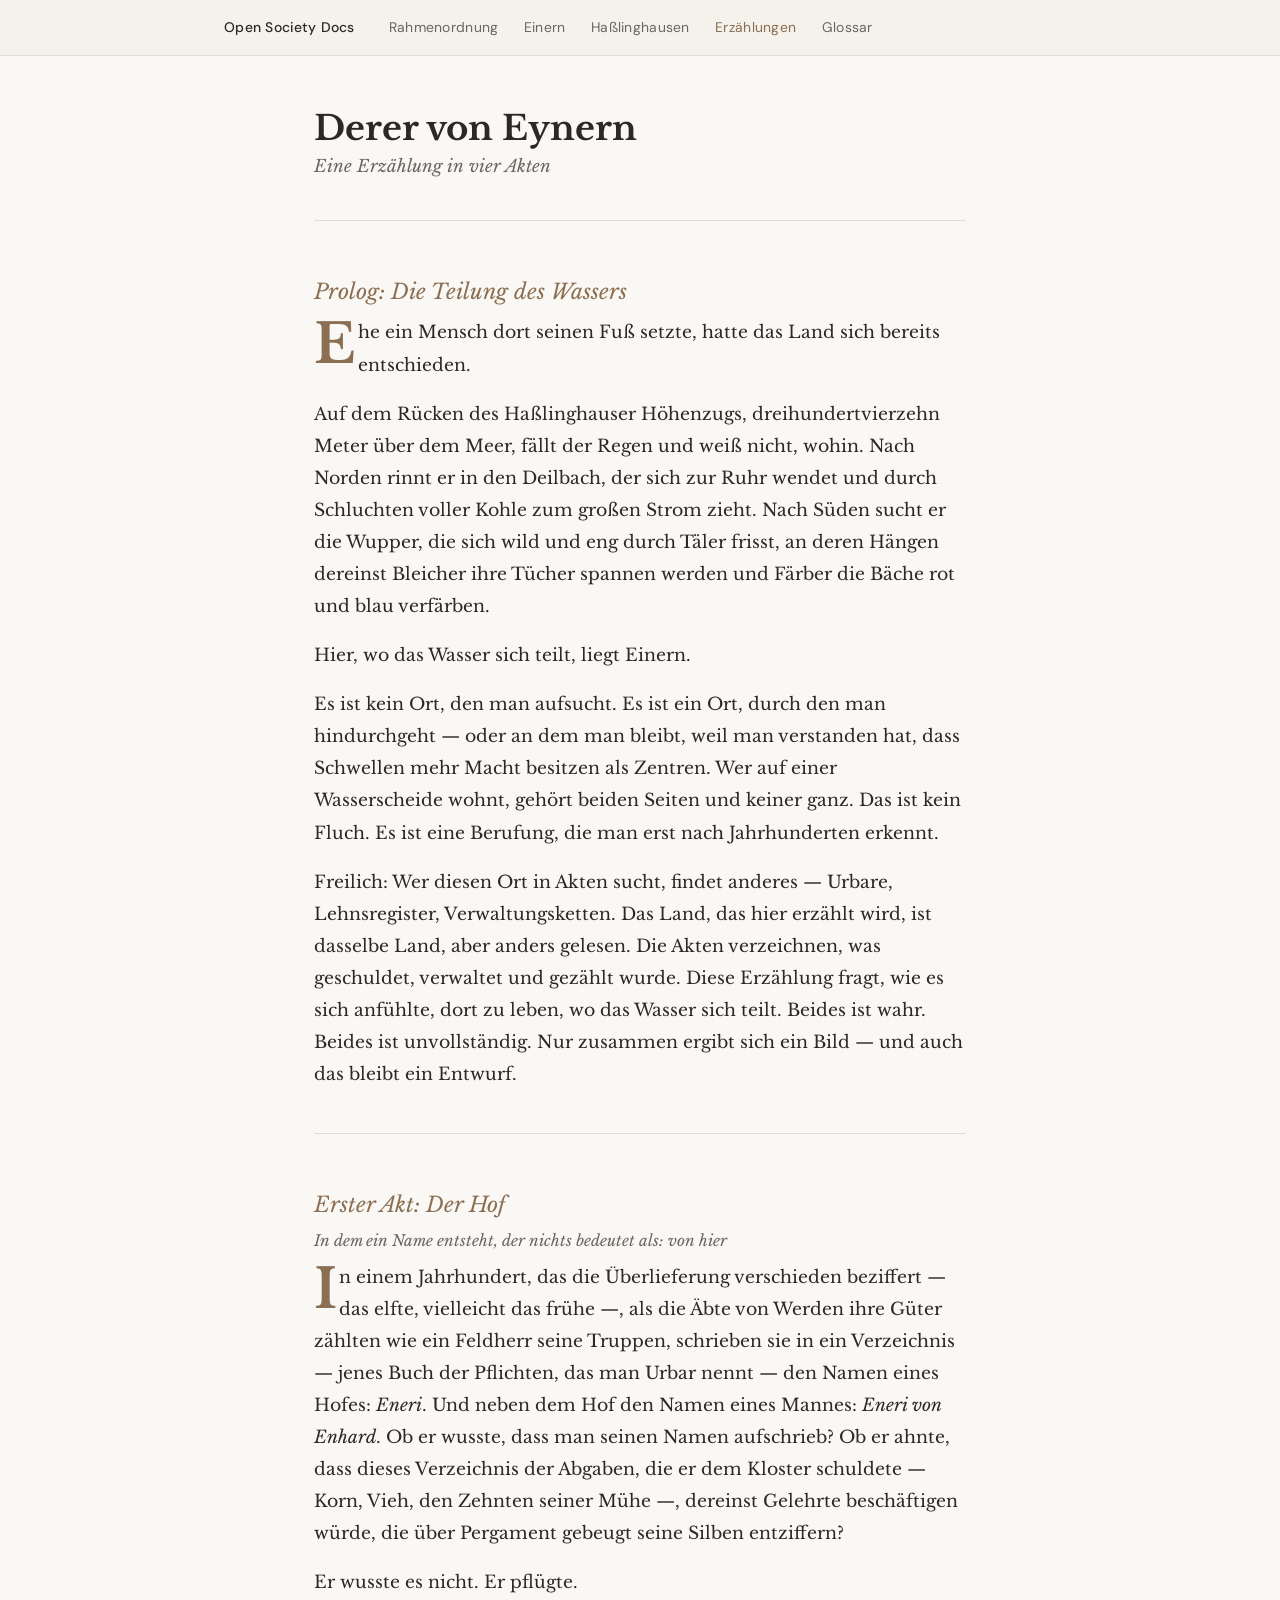
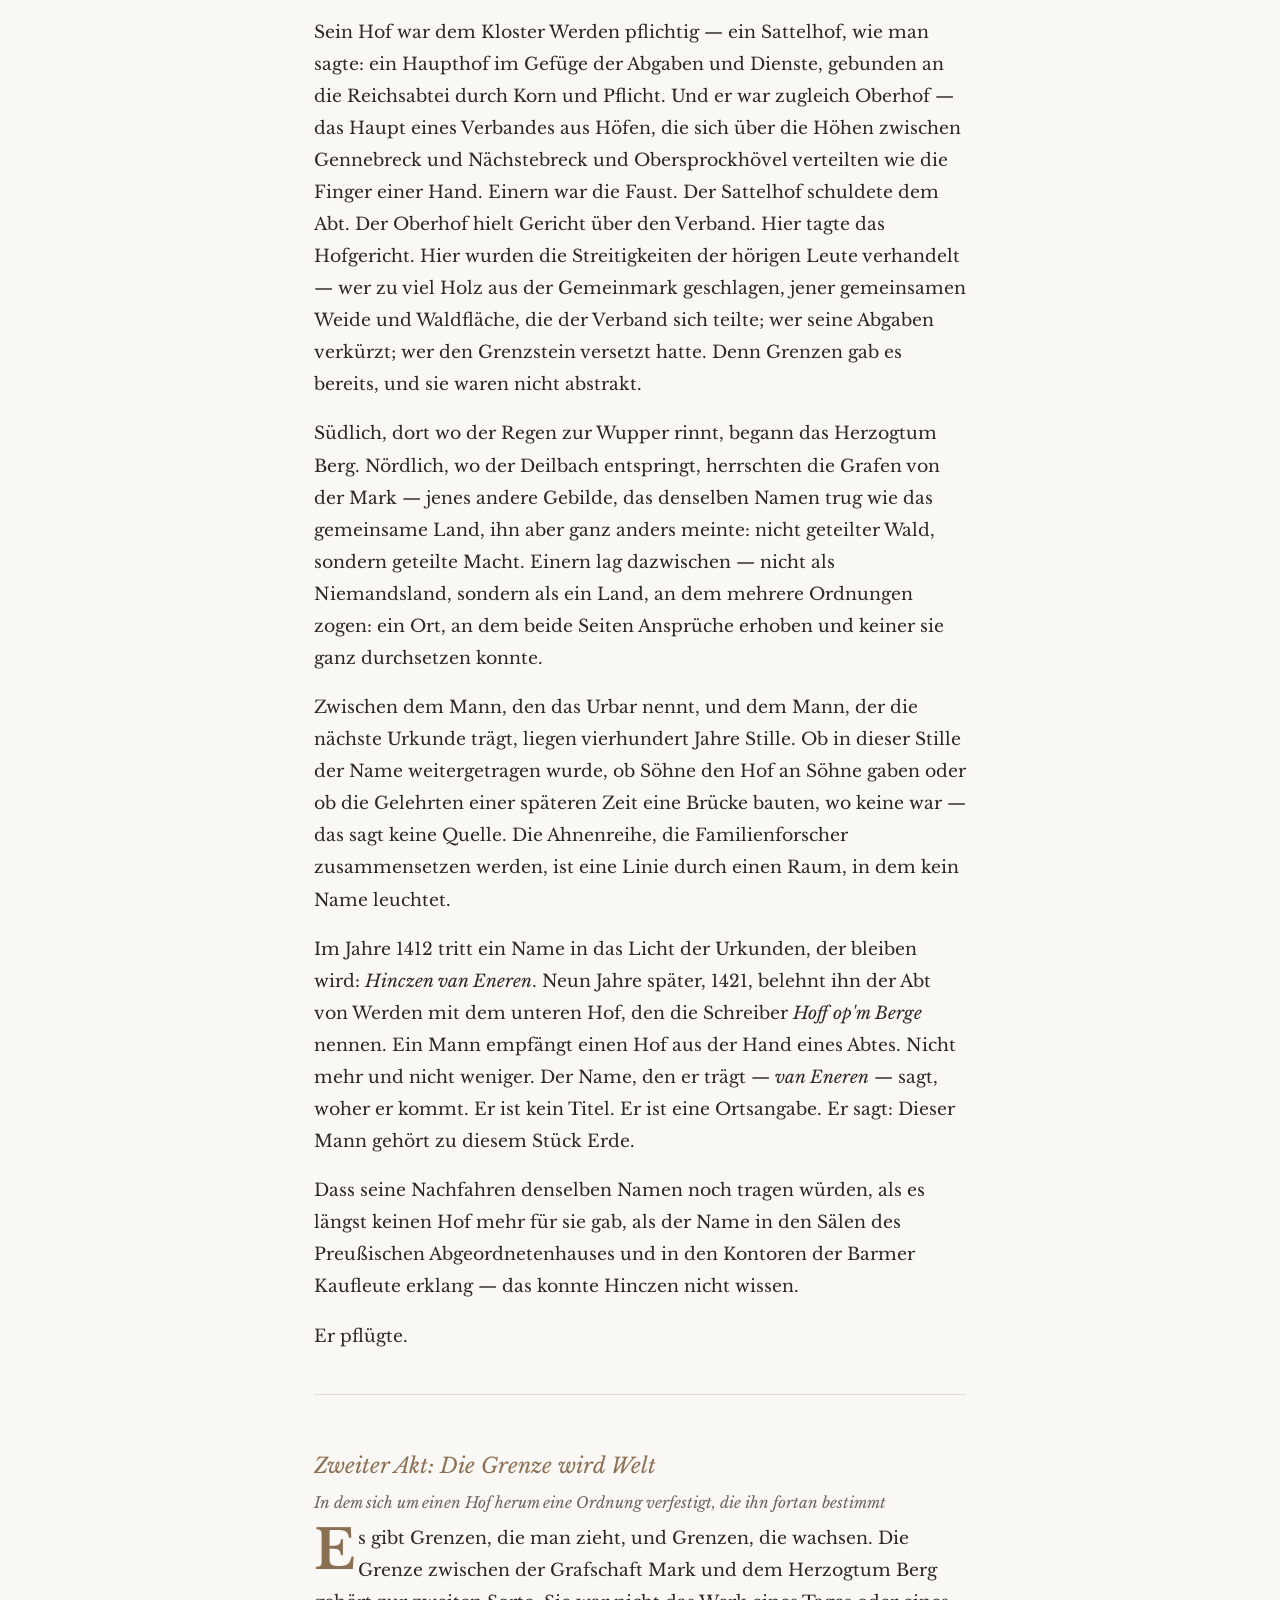
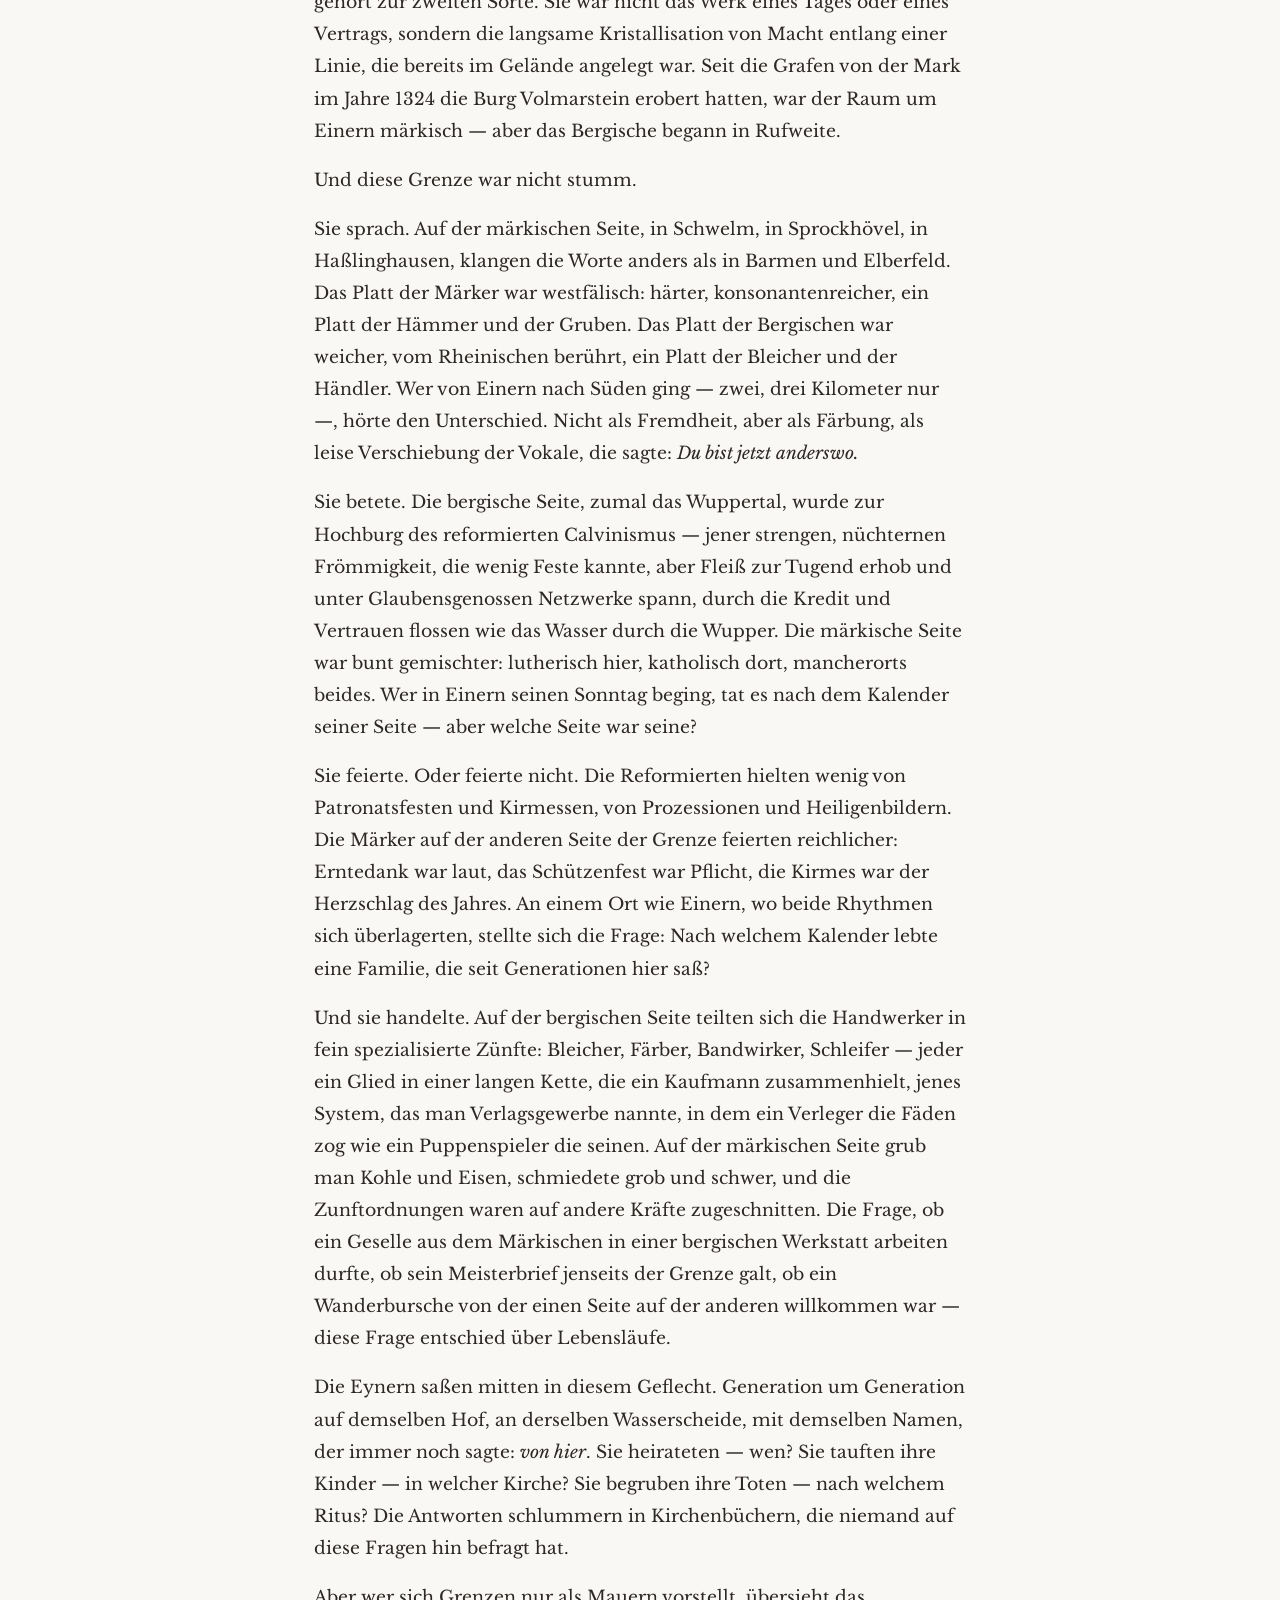
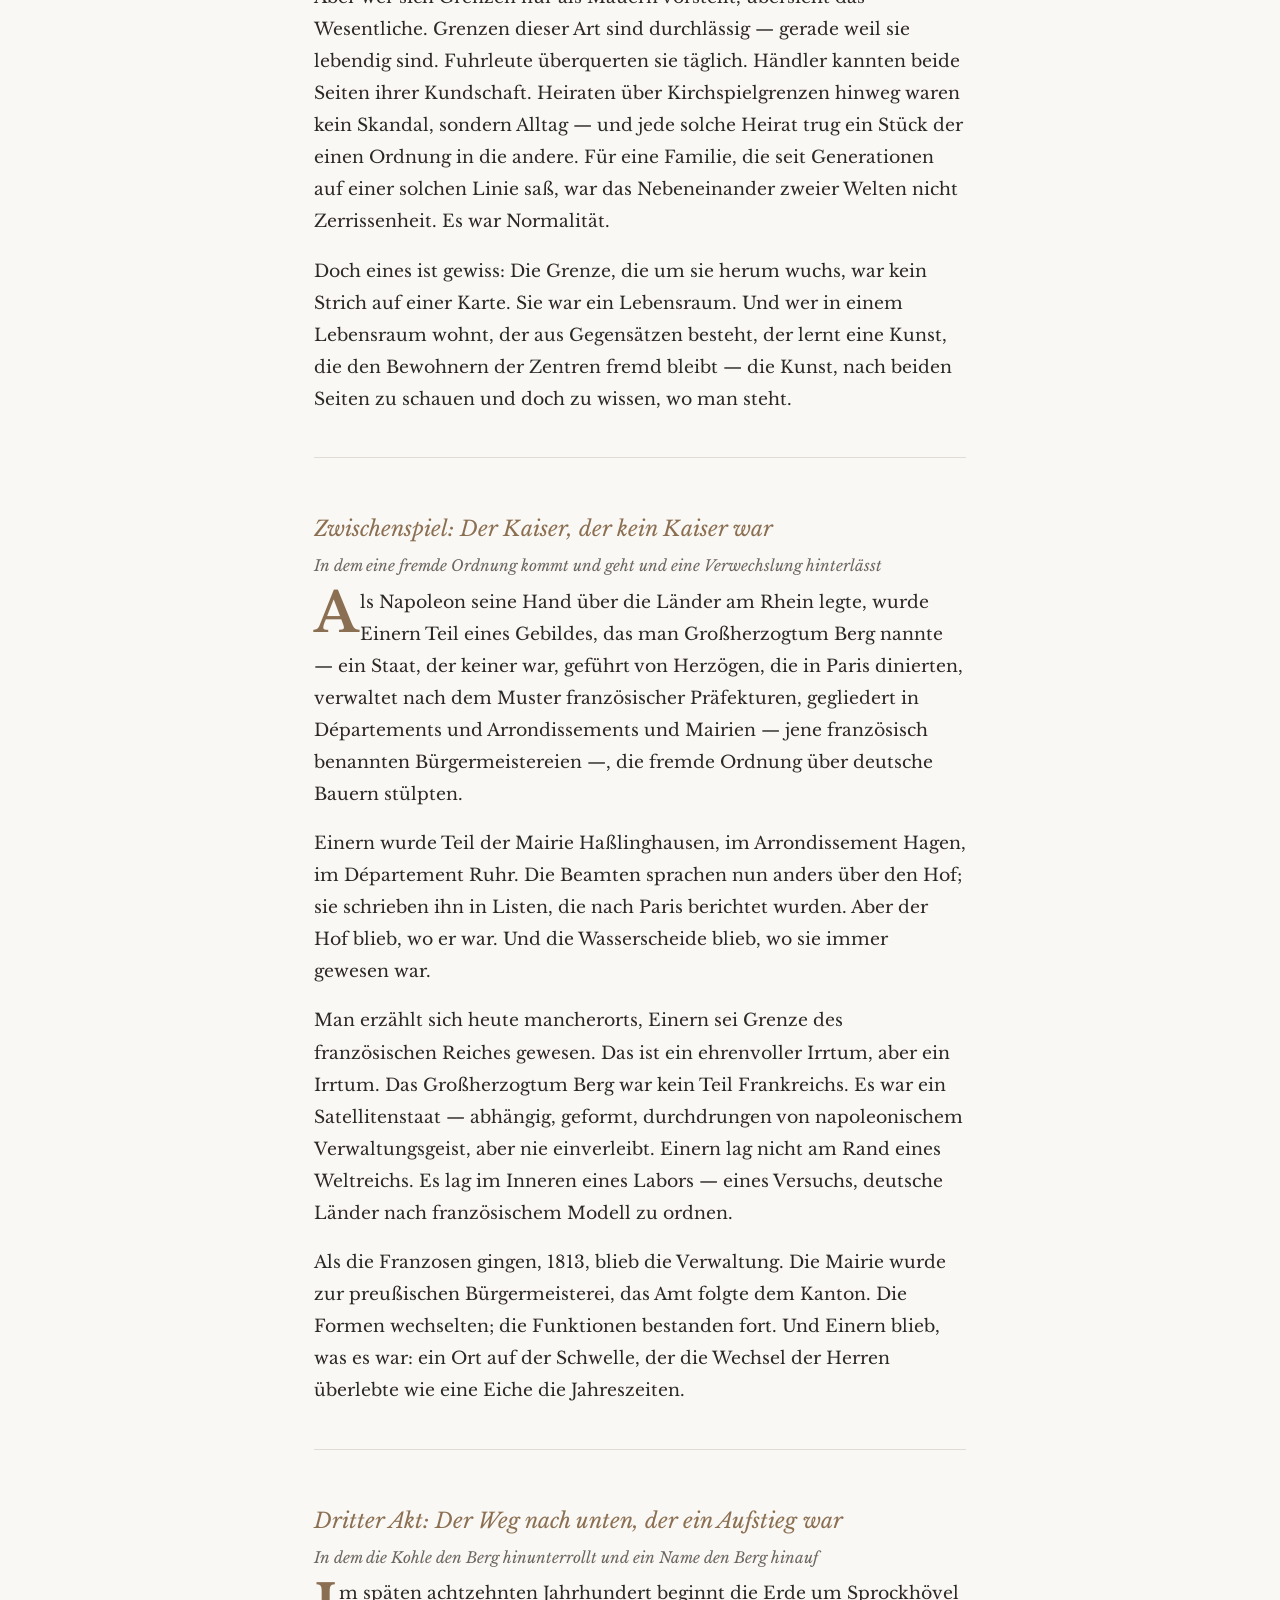
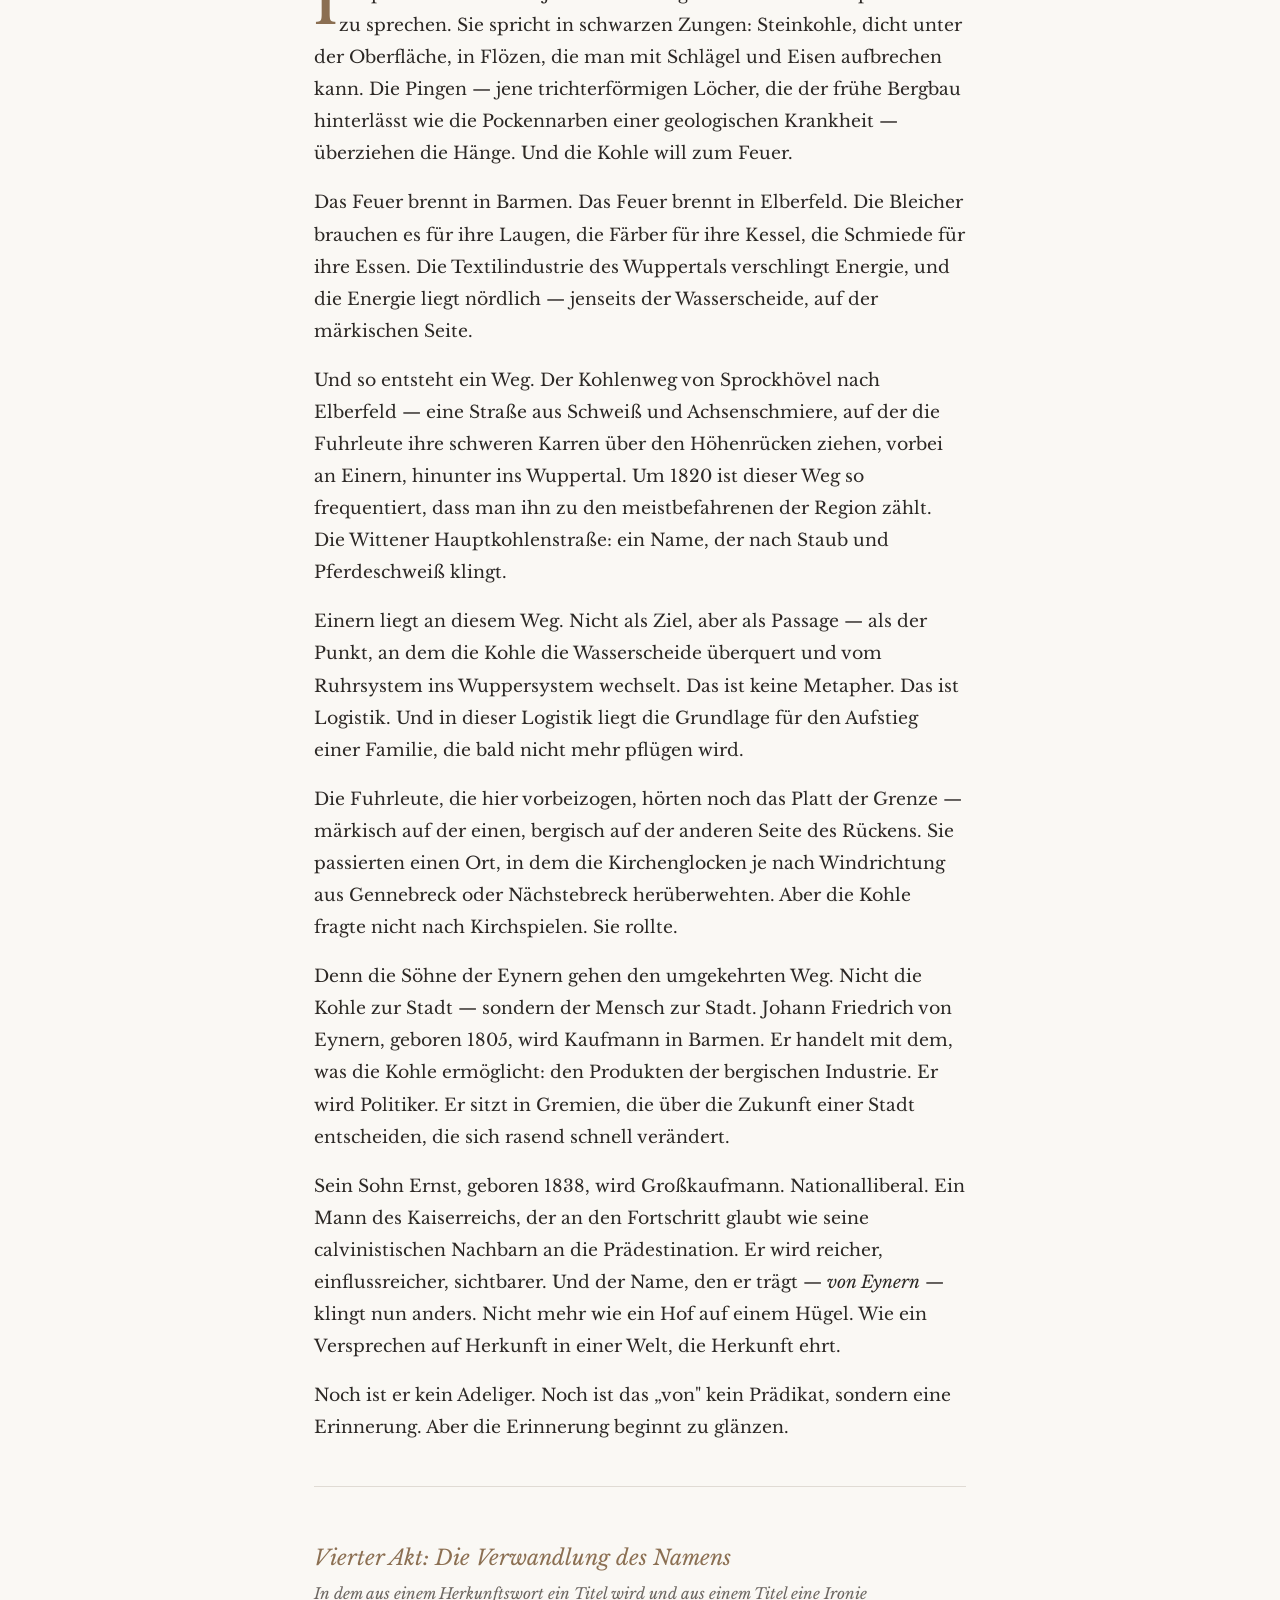
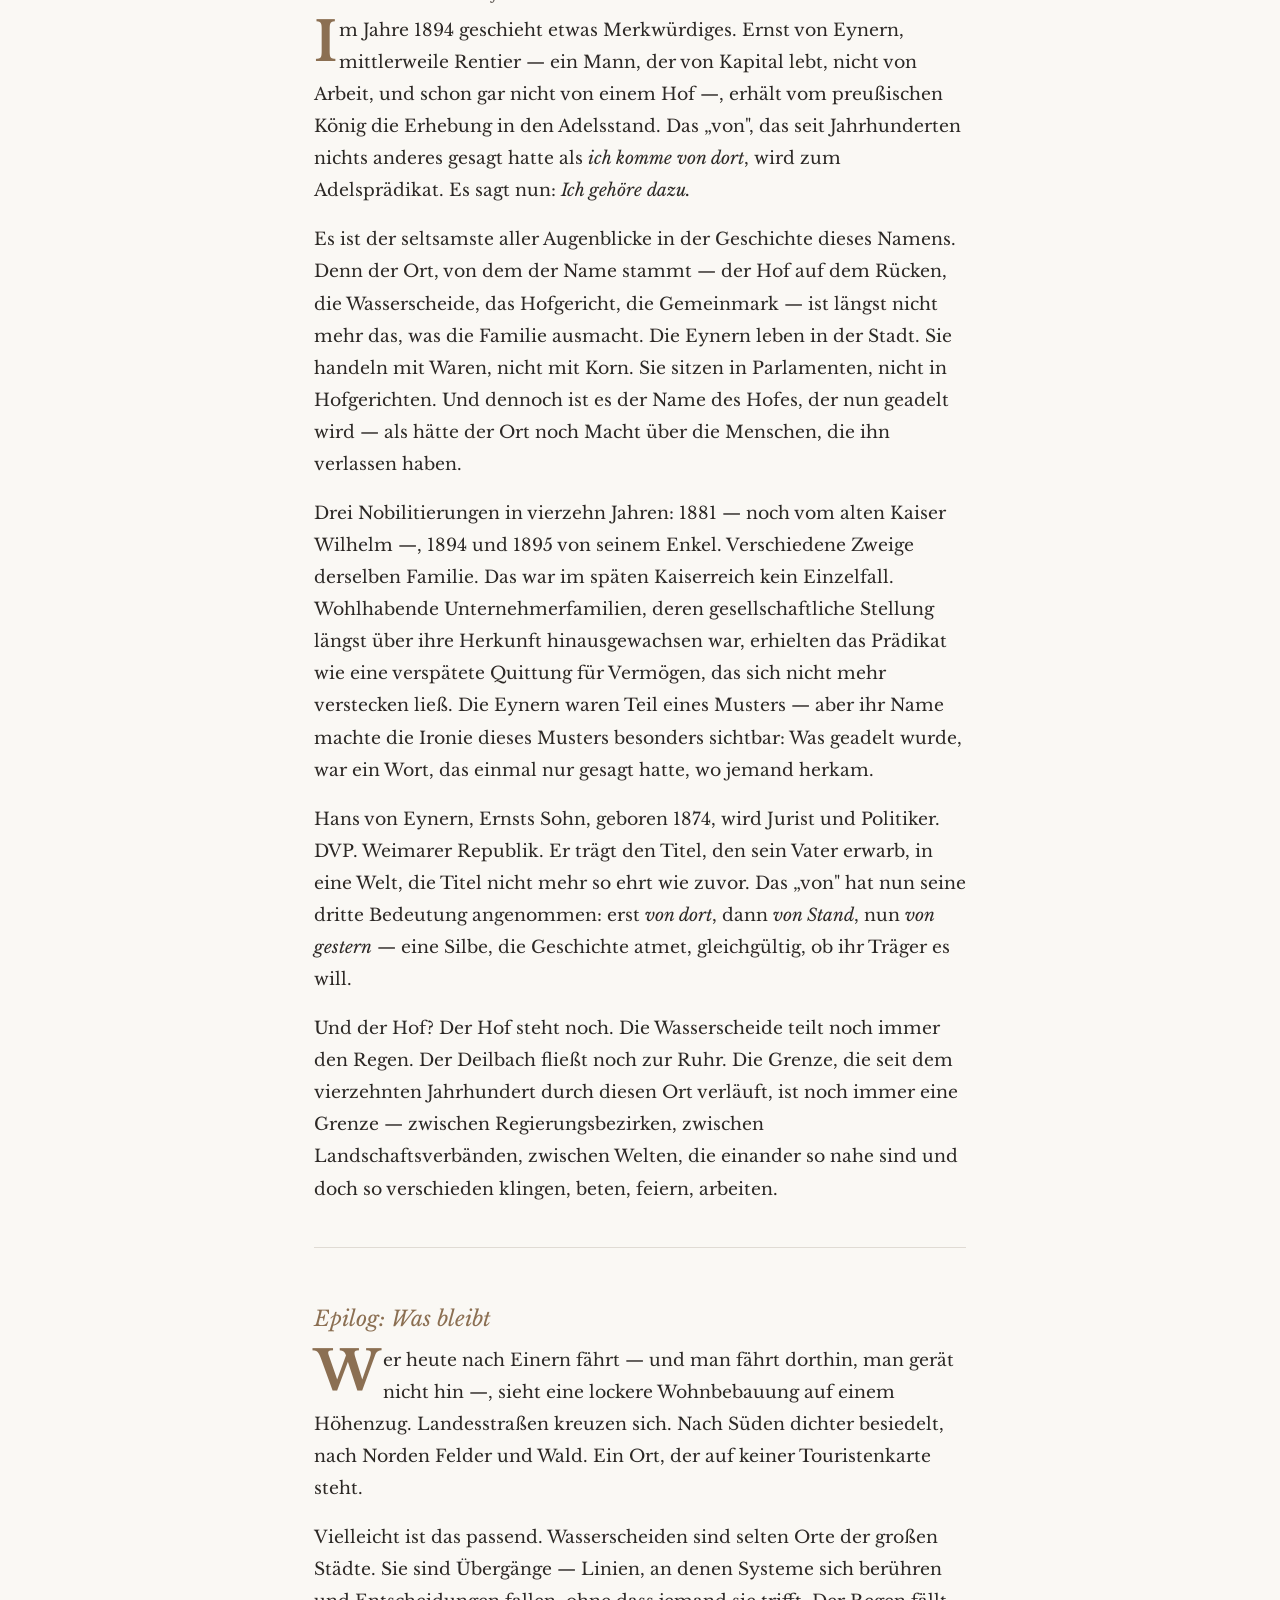
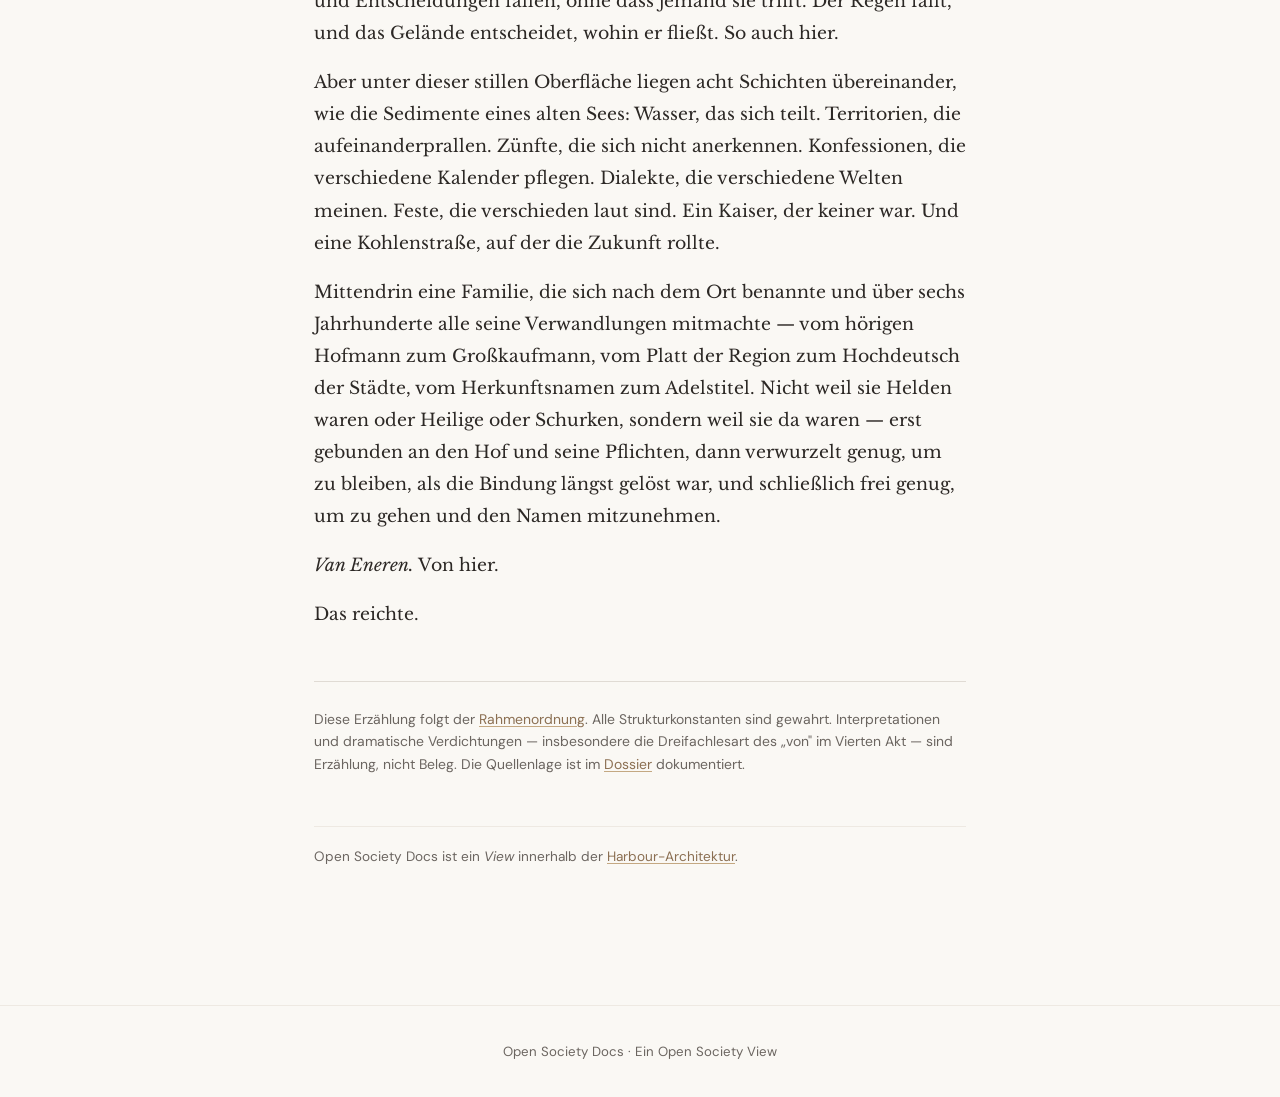
<file: erzaehlungen/derer-von-eynern.html>
<!DOCTYPE html>
<html lang="de">
<head>
  <meta charset="UTF-8">
  <meta name="viewport" content="width=device-width, initial-scale=1.0">
  <title>Derer von Eynern — Erzählungen — Open Society Docs</title>
  <link rel="stylesheet" href="../style.css">
</head>
<body>

<nav class="site-nav">
  <div class="nav-inner">
    <a href="../index.html" class="nav-title">Open Society Docs</a>
    <div class="nav-links">
      <a href="../rahmenordnung/hasslinghauser-ruecken.html">Rahmenordnung</a>
      <a href="../dossier/einern.html">Einern</a>
      <a href="../dossier/hasslinghausen.html">Haßlinghausen</a>
      <a href="../erzaehlungen/derer-von-eynern.html" class="active">Erzählungen</a>
      <a href="../glossar/einern.html">Glossar</a>
    </div>
  </div>
</nav>

<main class="narrative-body">

  <h1>Derer von Eynern
    <span class="subtitle">Eine Erzählung in vier Akten</span>
  </h1>

  <hr>

  <h3>Prolog: Die Teilung des Wassers</h3>

  <div class="act-section">
  <p>Ehe ein Mensch dort seinen Fuß setzte, hatte das Land sich bereits entschieden.</p>

  <p>Auf dem Rücken des Haßlinghauser Höhenzugs, dreihundertvierzehn Meter über dem Meer, fällt der Regen und weiß nicht, wohin. Nach Norden rinnt er in den Deilbach, der sich zur Ruhr wendet und durch Schluchten voller Kohle zum großen Strom zieht. Nach Süden sucht er die Wupper, die sich wild und eng durch Täler frisst, an deren Hängen dereinst Bleicher ihre Tücher spannen werden und Färber die Bäche rot und blau verfärben.</p>

  <p>Hier, wo das Wasser sich teilt, liegt Einern.</p>

  <p>Es ist kein Ort, den man aufsucht. Es ist ein Ort, durch den man hindurchgeht — oder an dem man bleibt, weil man verstanden hat, dass Schwellen mehr Macht besitzen als Zentren. Wer auf einer Wasserscheide wohnt, gehört beiden Seiten und keiner ganz. Das ist kein Fluch. Es ist eine Berufung, die man erst nach Jahrhunderten erkennt.</p>

  <p>Freilich: Wer diesen Ort in Akten sucht, findet anderes — Urbare, Lehnsregister, Verwaltungsketten. Das Land, das hier erzählt wird, ist dasselbe Land, aber anders gelesen. Die Akten verzeichnen, was geschuldet, verwaltet und gezählt wurde. Diese Erzählung fragt, wie es sich anfühlte, dort zu leben, wo das Wasser sich teilt. Beides ist wahr. Beides ist unvollständig. Nur zusammen ergibt sich ein Bild — und auch das bleibt ein Entwurf.</p>
  </div>

  <hr>

  <h3>Erster Akt: Der Hof
    <span class="act-subtitle">In dem ein Name entsteht, der nichts bedeutet als: von hier</span>
  </h3>

  <div class="act-section">
  <p>In einem Jahrhundert, das die Überlieferung verschieden beziffert — das elfte, vielleicht das frühe —, als die Äbte von Werden ihre Güter zählten wie ein Feldherr seine Truppen, schrieben sie in ein Verzeichnis — jenes Buch der Pflichten, das man Urbar nennt — den Namen eines Hofes: <em>Eneri</em>. Und neben dem Hof den Namen eines Mannes: <em>Eneri von Enhard</em>. Ob er wusste, dass man seinen Namen aufschrieb? Ob er ahnte, dass dieses Verzeichnis der Abgaben, die er dem Kloster schuldete — Korn, Vieh, den Zehnten seiner Mühe —, dereinst Gelehrte beschäftigen würde, die über Pergament gebeugt seine Silben entziffern?</p>

  <p>Er wusste es nicht. Er pflügte.</p>

  <p>Sein Hof war dem Kloster Werden pflichtig — ein Sattelhof, wie man sagte: ein Haupthof im Gefüge der Abgaben und Dienste, gebunden an die Reichsabtei durch Korn und Pflicht. Und er war zugleich Oberhof — das Haupt eines Verbandes aus Höfen, die sich über die Höhen zwischen Gennebreck und Nächstebreck und Obersprockhövel verteilten wie die Finger einer Hand. Einern war die Faust. Der Sattelhof schuldete dem Abt. Der Oberhof hielt Gericht über den Verband. Hier tagte das Hofgericht. Hier wurden die Streitigkeiten der hörigen Leute verhandelt — wer zu viel Holz aus der Gemeinmark geschlagen, jener gemeinsamen Weide und Waldfläche, die der Verband sich teilte; wer seine Abgaben verkürzt; wer den Grenzstein versetzt hatte. Denn Grenzen gab es bereits, und sie waren nicht abstrakt.</p>

  <p>Südlich, dort wo der Regen zur Wupper rinnt, begann das Herzogtum Berg. Nördlich, wo der Deilbach entspringt, herrschten die Grafen von der Mark — jenes andere Gebilde, das denselben Namen trug wie das gemeinsame Land, ihn aber ganz anders meinte: nicht geteilter Wald, sondern geteilte Macht. Einern lag dazwischen — nicht als Niemandsland, sondern als ein Land, an dem mehrere Ordnungen zogen: ein Ort, an dem beide Seiten Ansprüche erhoben und keiner sie ganz durchsetzen konnte.</p>

  <p>Zwischen dem Mann, den das Urbar nennt, und dem Mann, der die nächste Urkunde trägt, liegen vierhundert Jahre Stille. Ob in dieser Stille der Name weitergetragen wurde, ob Söhne den Hof an Söhne gaben oder ob die Gelehrten einer späteren Zeit eine Brücke bauten, wo keine war — das sagt keine Quelle. Die Ahnenreihe, die Familienforscher zusammensetzen werden, ist eine Linie durch einen Raum, in dem kein Name leuchtet.</p>

  <p>Im Jahre 1412 tritt ein Name in das Licht der Urkunden, der bleiben wird: <em>Hinczen van Eneren</em>. Neun Jahre später, 1421, belehnt ihn der Abt von Werden mit dem unteren Hof, den die Schreiber <em>Hoff op'm Berge</em> nennen. Ein Mann empfängt einen Hof aus der Hand eines Abtes. Nicht mehr und nicht weniger. Der Name, den er trägt — <em>van Eneren</em> — sagt, woher er kommt. Er ist kein Titel. Er ist eine Ortsangabe. Er sagt: Dieser Mann gehört zu diesem Stück Erde.</p>

  <p>Dass seine Nachfahren denselben Namen noch tragen würden, als es längst keinen Hof mehr für sie gab, als der Name in den Sälen des Preußischen Abgeordnetenhauses und in den Kontoren der Barmer Kaufleute erklang — das konnte Hinczen nicht wissen.</p>

  <p>Er pflügte.</p>
  </div>

  <hr>

  <h3>Zweiter Akt: Die Grenze wird Welt
    <span class="act-subtitle">In dem sich um einen Hof herum eine Ordnung verfestigt, die ihn fortan bestimmt</span>
  </h3>

  <div class="act-section">
  <p>Es gibt Grenzen, die man zieht, und Grenzen, die wachsen. Die Grenze zwischen der Grafschaft Mark und dem Herzogtum Berg gehört zur zweiten Sorte. Sie war nicht das Werk eines Tages oder eines Vertrags, sondern die langsame Kristallisation von Macht entlang einer Linie, die bereits im Gelände angelegt war. Seit die Grafen von der Mark im Jahre 1324 die Burg Volmarstein erobert hatten, war der Raum um Einern märkisch — aber das Bergische begann in Rufweite.</p>

  <p>Und diese Grenze war nicht stumm.</p>

  <p>Sie sprach. Auf der märkischen Seite, in Schwelm, in Sprockhövel, in Haßlinghausen, klangen die Worte anders als in Barmen und Elberfeld. Das Platt der Märker war westfälisch: härter, konsonantenreicher, ein Platt der Hämmer und der Gruben. Das Platt der Bergischen war weicher, vom Rheinischen berührt, ein Platt der Bleicher und der Händler. Wer von Einern nach Süden ging — zwei, drei Kilometer nur —, hörte den Unterschied. Nicht als Fremdheit, aber als Färbung, als leise Verschiebung der Vokale, die sagte: <em>Du bist jetzt anderswo.</em></p>

  <p>Sie betete. Die bergische Seite, zumal das Wuppertal, wurde zur Hochburg des reformierten Calvinismus — jener strengen, nüchternen Frömmigkeit, die wenig Feste kannte, aber Fleiß zur Tugend erhob und unter Glaubensgenossen Netzwerke spann, durch die Kredit und Vertrauen flossen wie das Wasser durch die Wupper. Die märkische Seite war bunt gemischter: lutherisch hier, katholisch dort, mancherorts beides. Wer in Einern seinen Sonntag beging, tat es nach dem Kalender seiner Seite — aber welche Seite war seine?</p>

  <p>Sie feierte. Oder feierte nicht. Die Reformierten hielten wenig von Patronatsfesten und Kirmessen, von Prozessionen und Heiligenbildern. Die Märker auf der anderen Seite der Grenze feierten reichlicher: Erntedank war laut, das Schützenfest war Pflicht, die Kirmes war der Herzschlag des Jahres. An einem Ort wie Einern, wo beide Rhythmen sich überlagerten, stellte sich die Frage: Nach welchem Kalender lebte eine Familie, die seit Generationen hier saß?</p>

  <p>Und sie handelte. Auf der bergischen Seite teilten sich die Handwerker in fein spezialisierte Zünfte: Bleicher, Färber, Bandwirker, Schleifer — jeder ein Glied in einer langen Kette, die ein Kaufmann zusammenhielt, jenes System, das man Verlagsgewerbe nannte, in dem ein Verleger die Fäden zog wie ein Puppenspieler die seinen. Auf der märkischen Seite grub man Kohle und Eisen, schmiedete grob und schwer, und die Zunftordnungen waren auf andere Kräfte zugeschnitten. Die Frage, ob ein Geselle aus dem Märkischen in einer bergischen Werkstatt arbeiten durfte, ob sein Meisterbrief jenseits der Grenze galt, ob ein Wanderbursche von der einen Seite auf der anderen willkommen war — diese Frage entschied über Lebensläufe.</p>

  <p>Die Eynern saßen mitten in diesem Geflecht. Generation um Generation auf demselben Hof, an derselben Wasserscheide, mit demselben Namen, der immer noch sagte: <em>von hier</em>. Sie heirateten — wen? Sie tauften ihre Kinder — in welcher Kirche? Sie begruben ihre Toten — nach welchem Ritus? Die Antworten schlummern in Kirchenbüchern, die niemand auf diese Fragen hin befragt hat.</p>

  <p>Aber wer sich Grenzen nur als Mauern vorstellt, übersieht das Wesentliche. Grenzen dieser Art sind durchlässig — gerade weil sie lebendig sind. Fuhrleute überquerten sie täglich. Händler kannten beide Seiten ihrer Kundschaft. Heiraten über Kirchspielgrenzen hinweg waren kein Skandal, sondern Alltag — und jede solche Heirat trug ein Stück der einen Ordnung in die andere. Für eine Familie, die seit Generationen auf einer solchen Linie saß, war das Nebeneinander zweier Welten nicht Zerrissenheit. Es war Normalität.</p>

  <p>Doch eines ist gewiss: Die Grenze, die um sie herum wuchs, war kein Strich auf einer Karte. Sie war ein Lebensraum. Und wer in einem Lebensraum wohnt, der aus Gegensätzen besteht, der lernt eine Kunst, die den Bewohnern der Zentren fremd bleibt — die Kunst, nach beiden Seiten zu schauen und doch zu wissen, wo man steht.</p>
  </div>

  <hr>

  <h3>Zwischenspiel: Der Kaiser, der kein Kaiser war
    <span class="act-subtitle">In dem eine fremde Ordnung kommt und geht und eine Verwechslung hinterlässt</span>
  </h3>

  <div class="act-section">
  <p>Als Napoleon seine Hand über die Länder am Rhein legte, wurde Einern Teil eines Gebildes, das man Großherzogtum Berg nannte — ein Staat, der keiner war, geführt von Herzögen, die in Paris dinierten, verwaltet nach dem Muster französischer Präfekturen, gegliedert in Départements und Arrondissements und Mairien — jene französisch benannten Bürgermeistereien —, die fremde Ordnung über deutsche Bauern stülpten.</p>

  <p>Einern wurde Teil der Mairie Haßlinghausen, im Arrondissement Hagen, im Département Ruhr. Die Beamten sprachen nun anders über den Hof; sie schrieben ihn in Listen, die nach Paris berichtet wurden. Aber der Hof blieb, wo er war. Und die Wasserscheide blieb, wo sie immer gewesen war.</p>

  <p>Man erzählt sich heute mancherorts, Einern sei Grenze des französischen Reiches gewesen. Das ist ein ehrenvoller Irrtum, aber ein Irrtum. Das Großherzogtum Berg war kein Teil Frankreichs. Es war ein Satellitenstaat — abhängig, geformt, durchdrungen von napoleonischem Verwaltungsgeist, aber nie einverleibt. Einern lag nicht am Rand eines Weltreichs. Es lag im Inneren eines Labors — eines Versuchs, deutsche Länder nach französischem Modell zu ordnen.</p>

  <p>Als die Franzosen gingen, 1813, blieb die Verwaltung. Die Mairie wurde zur preußischen Bürgermeisterei, das Amt folgte dem Kanton. Die Formen wechselten; die Funktionen bestanden fort. Und Einern blieb, was es war: ein Ort auf der Schwelle, der die Wechsel der Herren überlebte wie eine Eiche die Jahreszeiten.</p>
  </div>

  <hr>

  <h3>Dritter Akt: Der Weg nach unten, der ein Aufstieg war
    <span class="act-subtitle">In dem die Kohle den Berg hinunterrollt und ein Name den Berg hinauf</span>
  </h3>

  <div class="act-section">
  <p>Im späten achtzehnten Jahrhundert beginnt die Erde um Sprockhövel zu sprechen. Sie spricht in schwarzen Zungen: Steinkohle, dicht unter der Oberfläche, in Flözen, die man mit Schlägel und Eisen aufbrechen kann. Die Pingen — jene trichterförmigen Löcher, die der frühe Bergbau hinterlässt wie die Pockennarben einer geologischen Krankheit — überziehen die Hänge. Und die Kohle will zum Feuer.</p>

  <p>Das Feuer brennt in Barmen. Das Feuer brennt in Elberfeld. Die Bleicher brauchen es für ihre Laugen, die Färber für ihre Kessel, die Schmiede für ihre Essen. Die Textilindustrie des Wuppertals verschlingt Energie, und die Energie liegt nördlich — jenseits der Wasserscheide, auf der märkischen Seite.</p>

  <p>Und so entsteht ein Weg. Der Kohlenweg von Sprockhövel nach Elberfeld — eine Straße aus Schweiß und Achsenschmiere, auf der die Fuhrleute ihre schweren Karren über den Höhenrücken ziehen, vorbei an Einern, hinunter ins Wuppertal. Um 1820 ist dieser Weg so frequentiert, dass man ihn zu den meistbefahrenen der Region zählt. Die Wittener Hauptkohlenstraße: ein Name, der nach Staub und Pferdeschweiß klingt.</p>

  <p>Einern liegt an diesem Weg. Nicht als Ziel, aber als Passage — als der Punkt, an dem die Kohle die Wasserscheide überquert und vom Ruhrsystem ins Wuppersystem wechselt. Das ist keine Metapher. Das ist Logistik. Und in dieser Logistik liegt die Grundlage für den Aufstieg einer Familie, die bald nicht mehr pflügen wird.</p>

  <p>Die Fuhrleute, die hier vorbeizogen, hörten noch das Platt der Grenze — märkisch auf der einen, bergisch auf der anderen Seite des Rückens. Sie passierten einen Ort, in dem die Kirchenglocken je nach Windrichtung aus Gennebreck oder Nächstebreck herüberwehten. Aber die Kohle fragte nicht nach Kirchspielen. Sie rollte.</p>

  <p>Denn die Söhne der Eynern gehen den umgekehrten Weg. Nicht die Kohle zur Stadt — sondern der Mensch zur Stadt. Johann Friedrich von Eynern, geboren 1805, wird Kaufmann in Barmen. Er handelt mit dem, was die Kohle ermöglicht: den Produkten der bergischen Industrie. Er wird Politiker. Er sitzt in Gremien, die über die Zukunft einer Stadt entscheiden, die sich rasend schnell verändert.</p>

  <p>Sein Sohn Ernst, geboren 1838, wird Großkaufmann. Nationalliberal. Ein Mann des Kaiserreichs, der an den Fortschritt glaubt wie seine calvinistischen Nachbarn an die Prädestination. Er wird reicher, einflussreicher, sichtbarer. Und der Name, den er trägt — <em>von Eynern</em> — klingt nun anders. Nicht mehr wie ein Hof auf einem Hügel. Wie ein Versprechen auf Herkunft in einer Welt, die Herkunft ehrt.</p>

  <p>Noch ist er kein Adeliger. Noch ist das „von" kein Prädikat, sondern eine Erinnerung. Aber die Erinnerung beginnt zu glänzen.</p>
  </div>

  <hr>

  <h3>Vierter Akt: Die Verwandlung des Namens
    <span class="act-subtitle">In dem aus einem Herkunftswort ein Titel wird und aus einem Titel eine Ironie</span>
  </h3>

  <div class="act-section">
  <p>Im Jahre 1894 geschieht etwas Merkwürdiges. Ernst von Eynern, mittlerweile Rentier — ein Mann, der von Kapital lebt, nicht von Arbeit, und schon gar nicht von einem Hof —, erhält vom preußischen König die Erhebung in den Adelsstand. Das „von", das seit Jahrhunderten nichts anderes gesagt hatte als <em>ich komme von dort</em>, wird zum Adelsprädikat. Es sagt nun: <em>Ich gehöre dazu.</em></p>

  <p>Es ist der seltsamste aller Augenblicke in der Geschichte dieses Namens. Denn der Ort, von dem der Name stammt — der Hof auf dem Rücken, die Wasserscheide, das Hofgericht, die Gemeinmark — ist längst nicht mehr das, was die Familie ausmacht. Die Eynern leben in der Stadt. Sie handeln mit Waren, nicht mit Korn. Sie sitzen in Parlamenten, nicht in Hofgerichten. Und dennoch ist es der Name des Hofes, der nun geadelt wird — als hätte der Ort noch Macht über die Menschen, die ihn verlassen haben.</p>

  <p>Drei Nobilitierungen in vierzehn Jahren: 1881 — noch vom alten Kaiser Wilhelm —, 1894 und 1895 von seinem Enkel. Verschiedene Zweige derselben Familie. Das war im späten Kaiserreich kein Einzelfall. Wohlhabende Unternehmerfamilien, deren gesellschaftliche Stellung längst über ihre Herkunft hinausgewachsen war, erhielten das Prädikat wie eine verspätete Quittung für Vermögen, das sich nicht mehr verstecken ließ. Die Eynern waren Teil eines Musters — aber ihr Name machte die Ironie dieses Musters besonders sichtbar: Was geadelt wurde, war ein Wort, das einmal nur gesagt hatte, wo jemand herkam.</p>

  <p>Hans von Eynern, Ernsts Sohn, geboren 1874, wird Jurist und Politiker. DVP. Weimarer Republik. Er trägt den Titel, den sein Vater erwarb, in eine Welt, die Titel nicht mehr so ehrt wie zuvor. Das „von" hat nun seine dritte Bedeutung angenommen: erst <em>von dort</em>, dann <em>von Stand</em>, nun <em>von gestern</em> — eine Silbe, die Geschichte atmet, gleichgültig, ob ihr Träger es will.</p>

  <p>Und der Hof? Der Hof steht noch. Die Wasserscheide teilt noch immer den Regen. Der Deilbach fließt noch zur Ruhr. Die Grenze, die seit dem vierzehnten Jahrhundert durch diesen Ort verläuft, ist noch immer eine Grenze — zwischen Regierungsbezirken, zwischen Landschaftsverbänden, zwischen Welten, die einander so nahe sind und doch so verschieden klingen, beten, feiern, arbeiten.</p>
  </div>

  <hr>

  <h3>Epilog: Was bleibt</h3>

  <div class="act-section">
  <p>Wer heute nach Einern fährt — und man fährt dorthin, man gerät nicht hin —, sieht eine lockere Wohnbebauung auf einem Höhenzug. Landesstraßen kreuzen sich. Nach Süden dichter besiedelt, nach Norden Felder und Wald. Ein Ort, der auf keiner Touristenkarte steht.</p>

  <p>Vielleicht ist das passend. Wasserscheiden sind selten Orte der großen Städte. Sie sind Übergänge — Linien, an denen Systeme sich berühren und Entscheidungen fallen, ohne dass jemand sie trifft. Der Regen fällt, und das Gelände entscheidet, wohin er fließt. So auch hier.</p>

  <p>Aber unter dieser stillen Oberfläche liegen acht Schichten übereinander, wie die Sedimente eines alten Sees: Wasser, das sich teilt. Territorien, die aufeinanderprallen. Zünfte, die sich nicht anerkennen. Konfessionen, die verschiedene Kalender pflegen. Dialekte, die verschiedene Welten meinen. Feste, die verschieden laut sind. Ein Kaiser, der keiner war. Und eine Kohlenstraße, auf der die Zukunft rollte.</p>

  <p>Mittendrin eine Familie, die sich nach dem Ort benannte und über sechs Jahrhunderte alle seine Verwandlungen mitmachte — vom hörigen Hofmann zum Großkaufmann, vom Platt der Region zum Hochdeutsch der Städte, vom Herkunftsnamen zum Adelstitel. Nicht weil sie Helden waren oder Heilige oder Schurken, sondern weil sie da waren — erst gebunden an den Hof und seine Pflichten, dann verwurzelt genug, um zu bleiben, als die Bindung längst gelöst war, und schließlich frei genug, um zu gehen und den Namen mitzunehmen.</p>

  <p><em>Van Eneren.</em> Von hier.</p>

  <p>Das reichte.</p>
  </div>

  <div class="narrative-colophon">
    Diese Erzählung folgt der <a href="../rahmenordnung/hasslinghauser-ruecken.html">Rahmenordnung</a>. Alle Strukturkonstanten sind gewahrt. Interpretationen und dramatische Verdichtungen — insbesondere die Dreifachlesart des „von" im Vierten Akt — sind Erzählung, nicht Beleg. Die Quellenlage ist im <a href="../dossier/einern.html">Dossier</a> dokumentiert.
  </div>

  <div class="harbour-ref">
    Open Society Docs ist ein <em>View</em> innerhalb der <a href="https://harbour-architecture.github.io/root/">Harbour-Architektur</a>.
  </div>

</main>

<footer>
  Open Society Docs · Ein Open Society View
</footer>

</body>
</html>
</file>
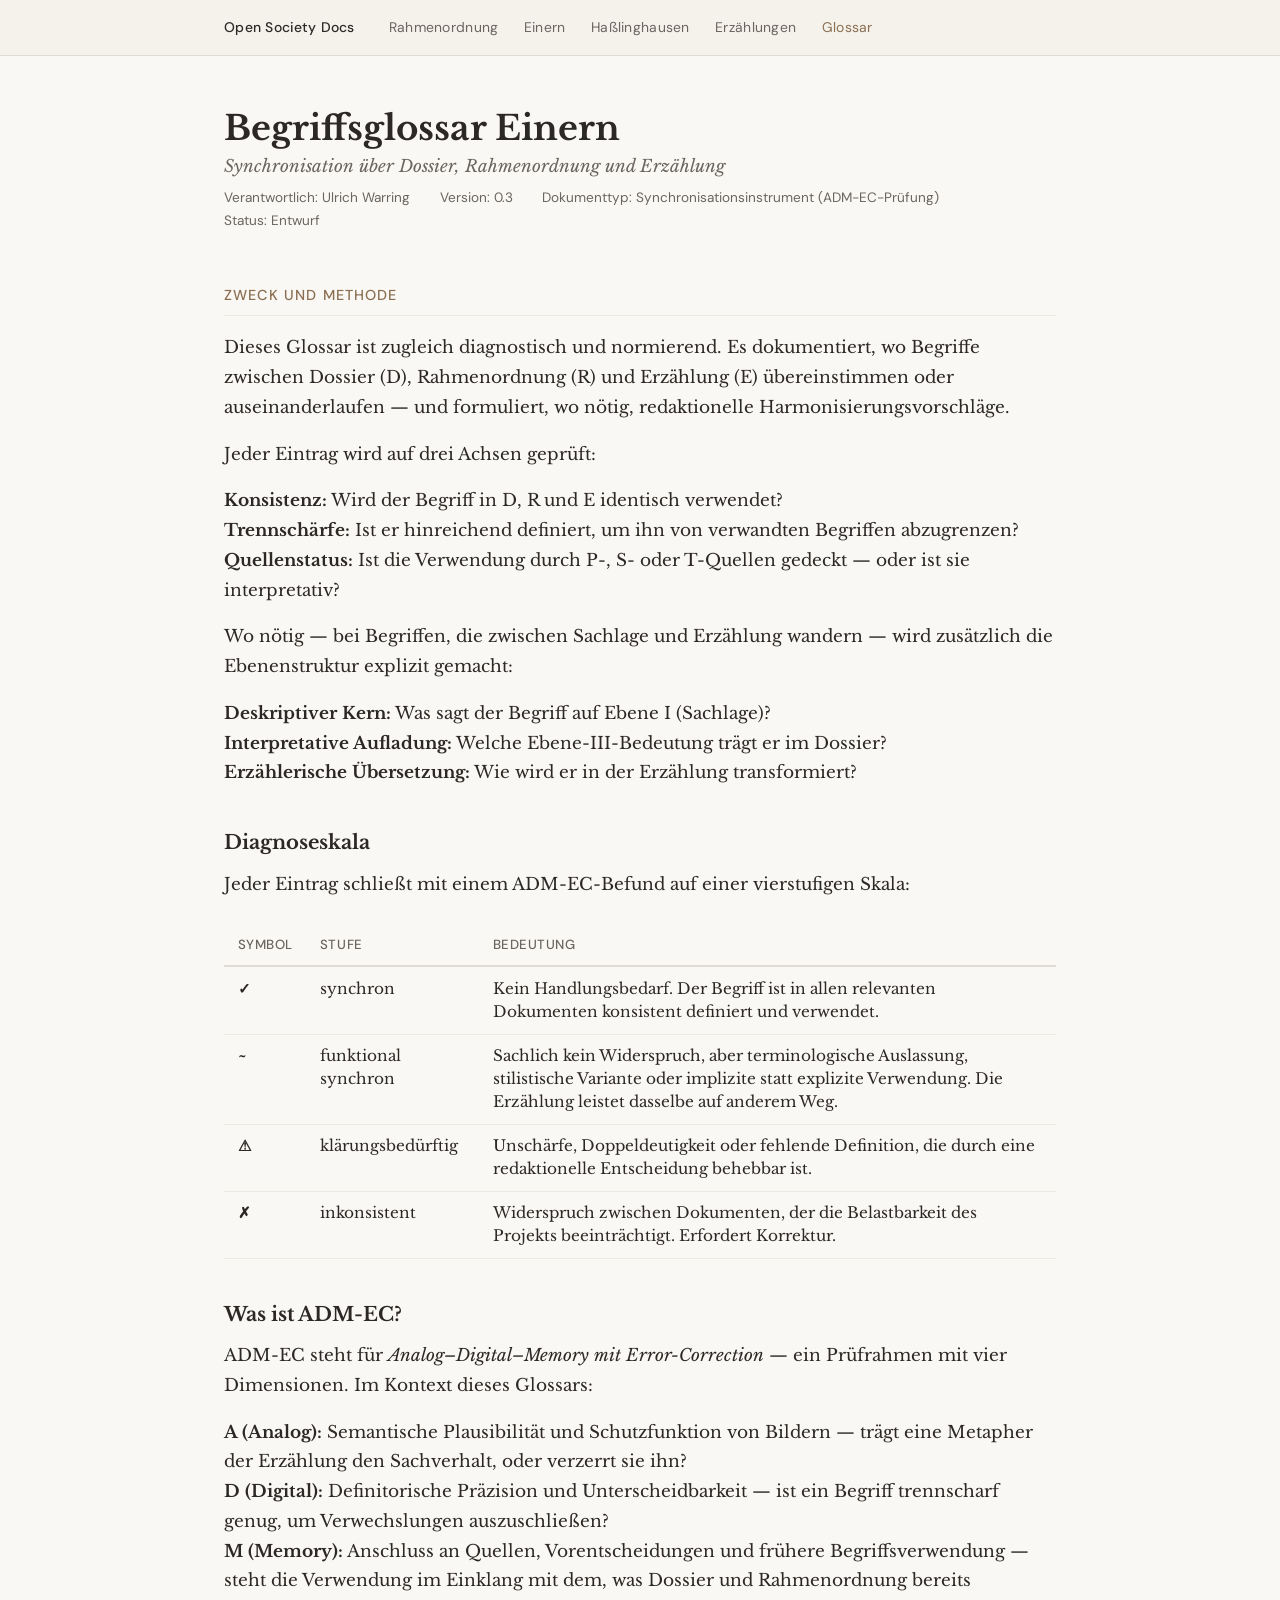
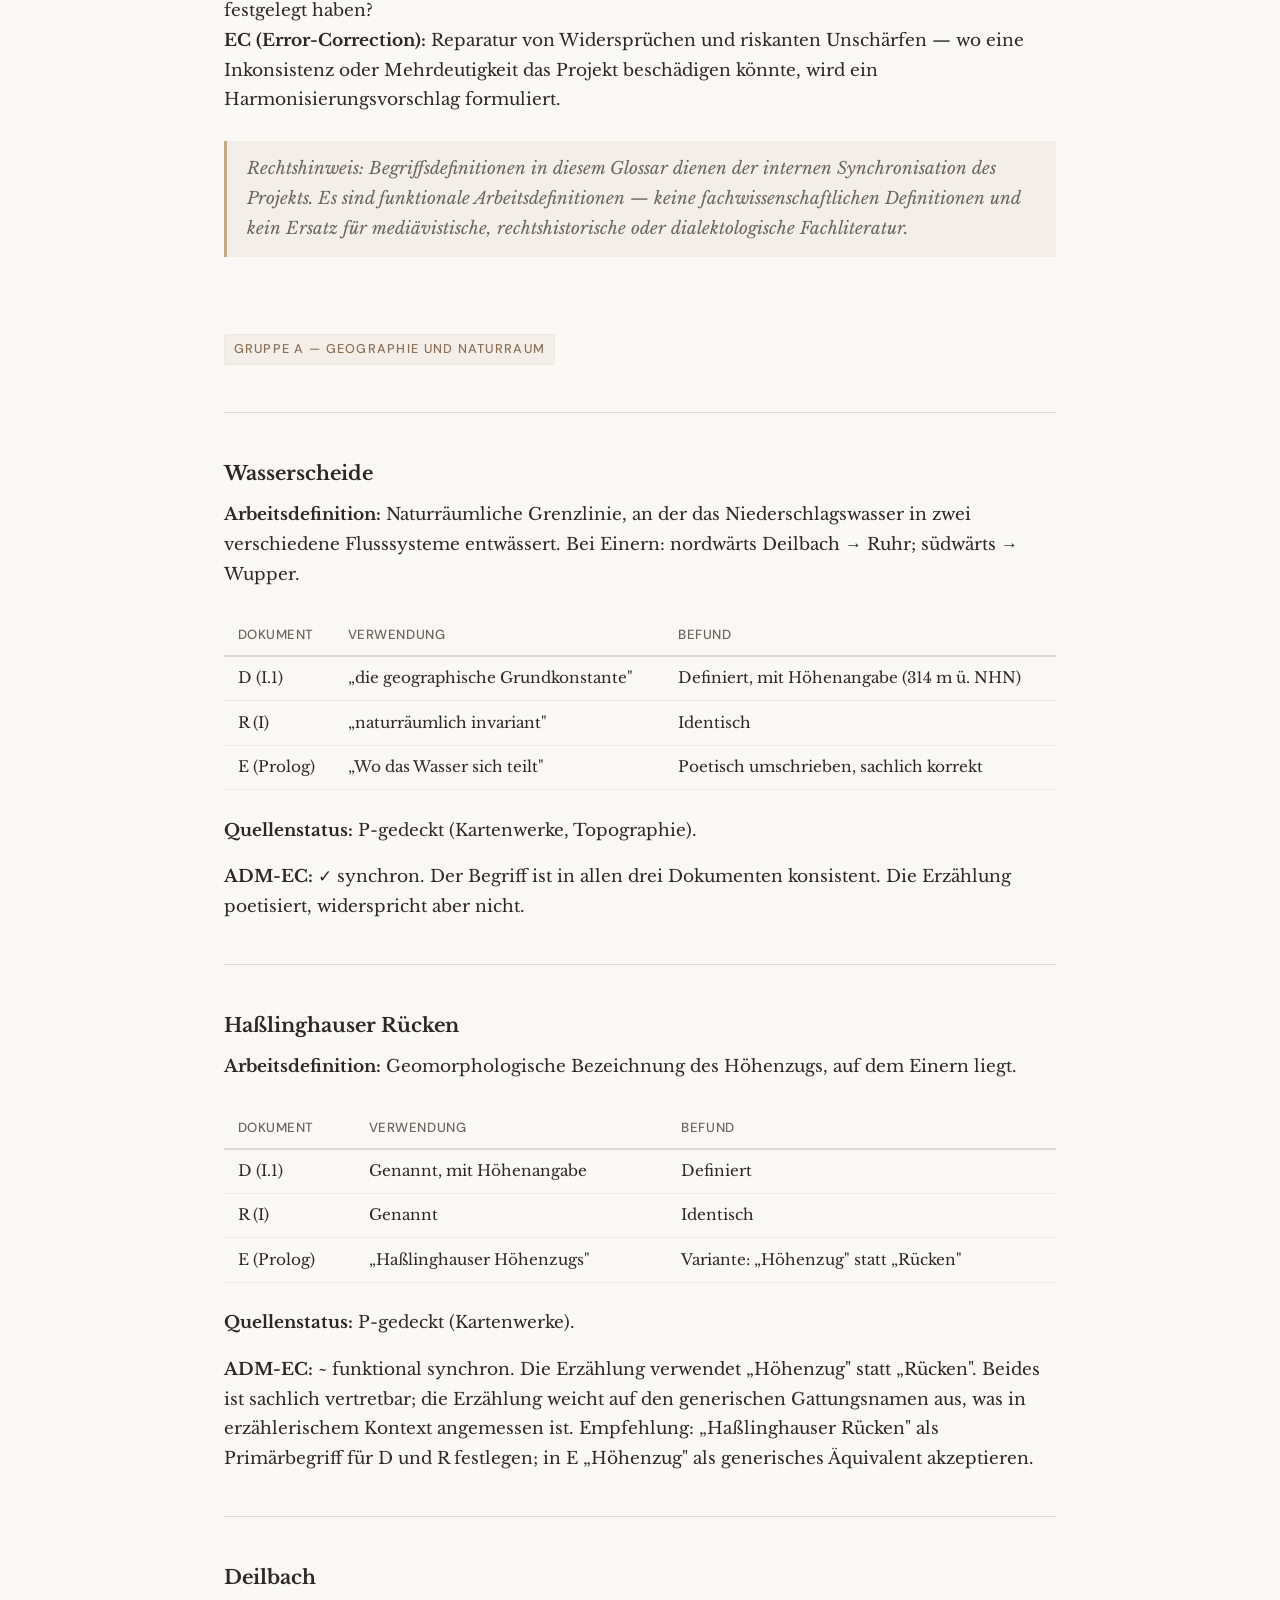
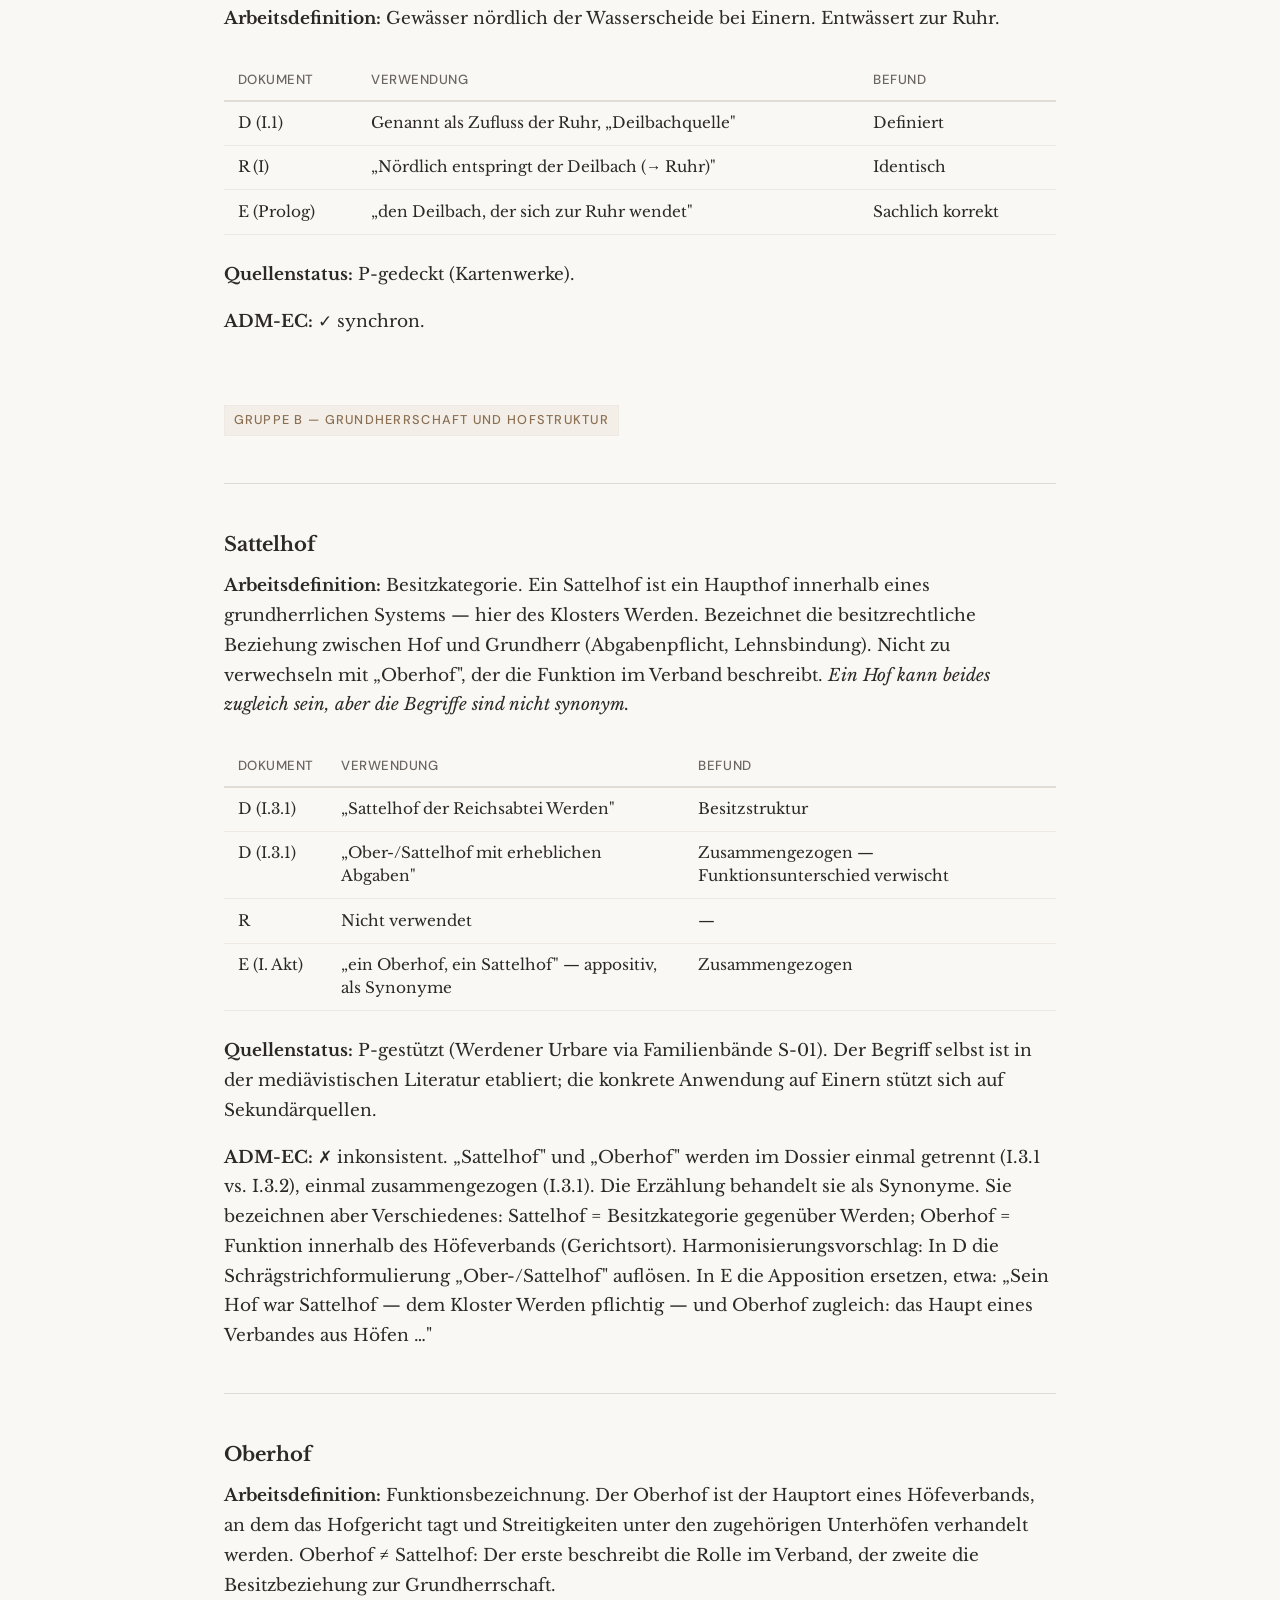
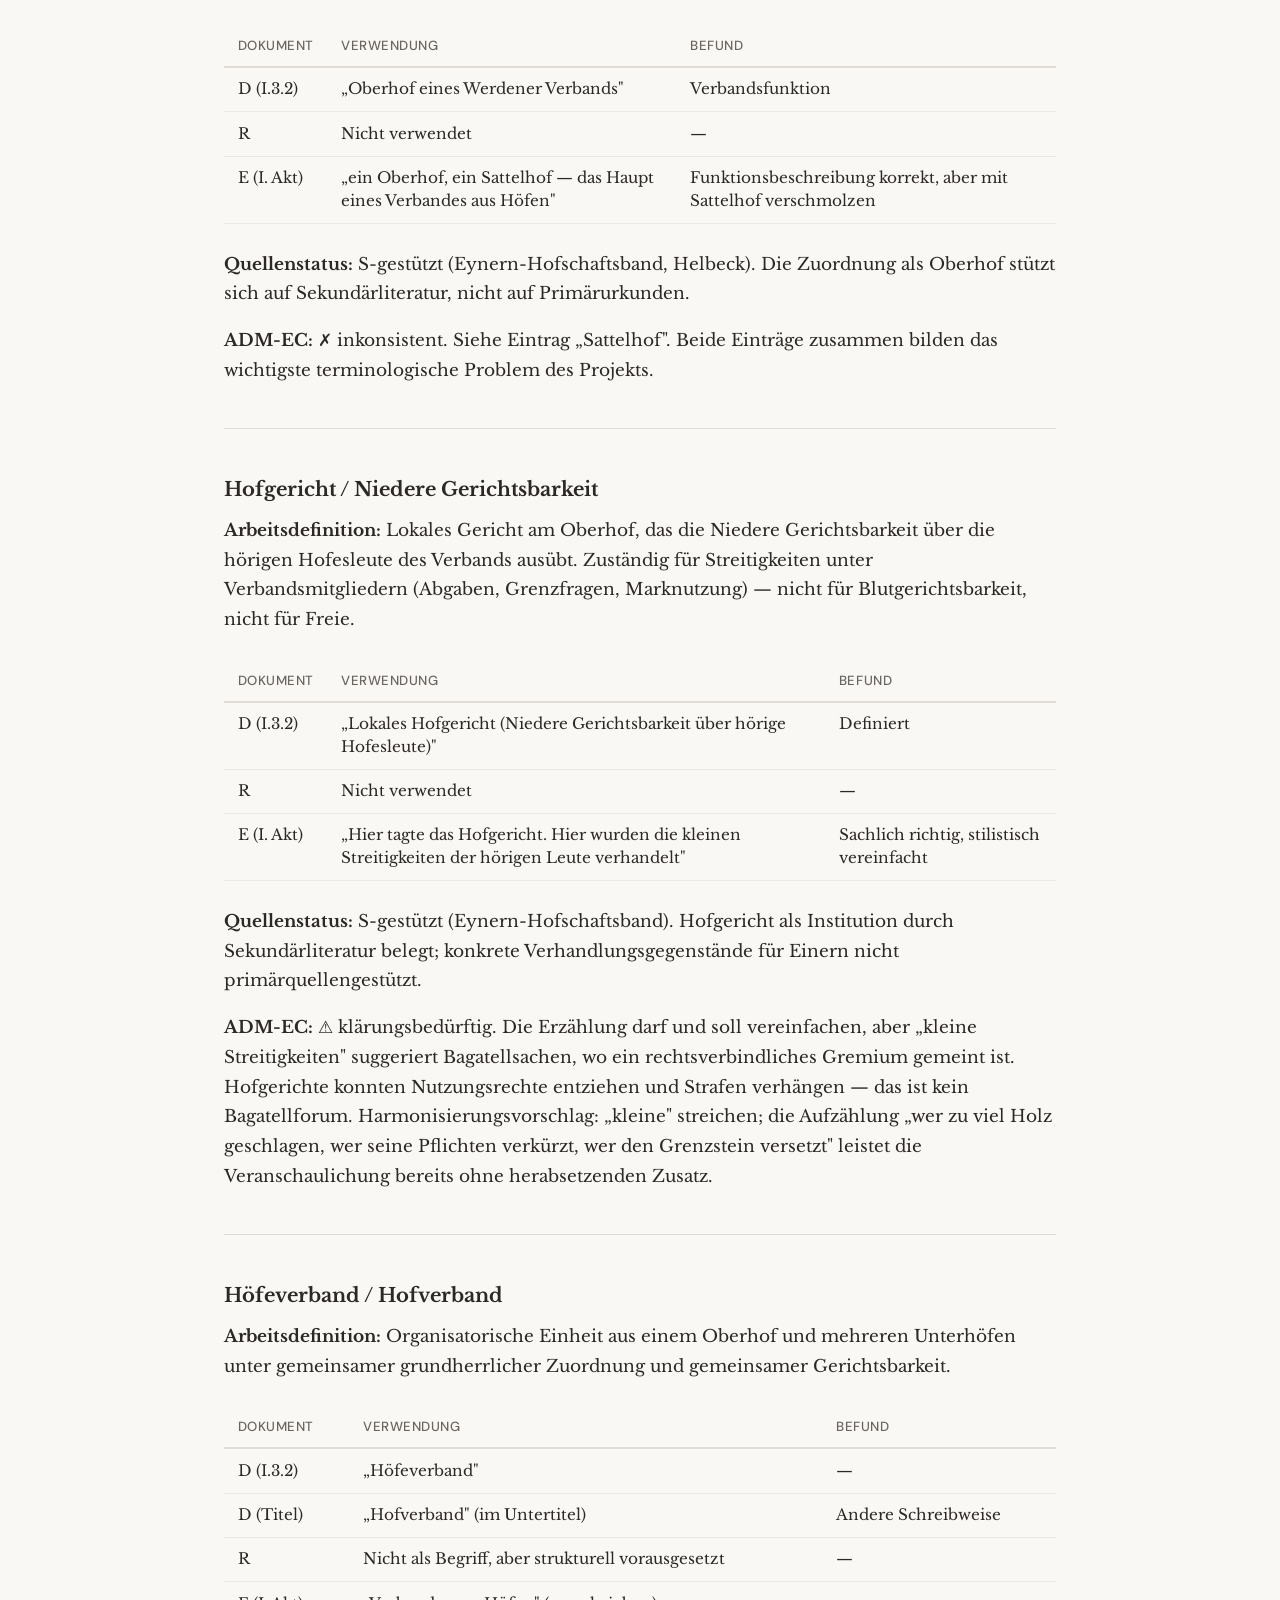
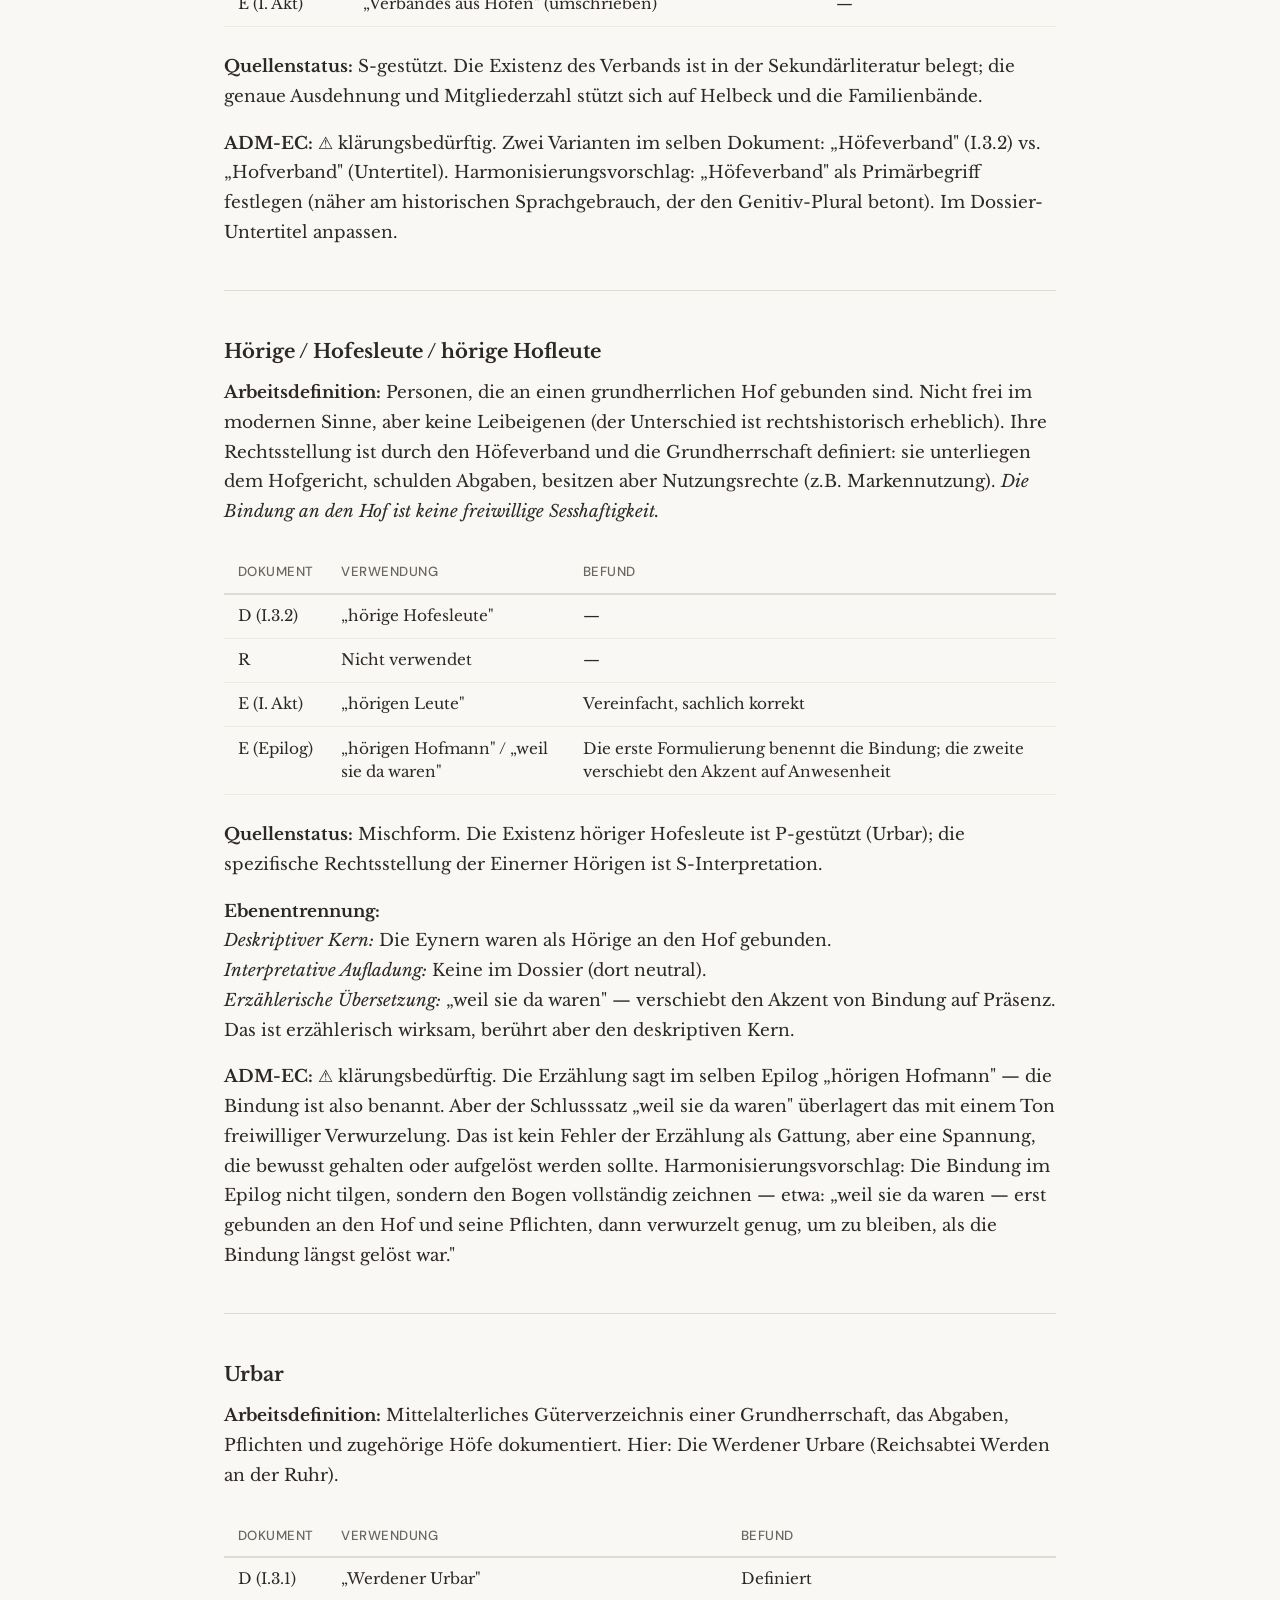
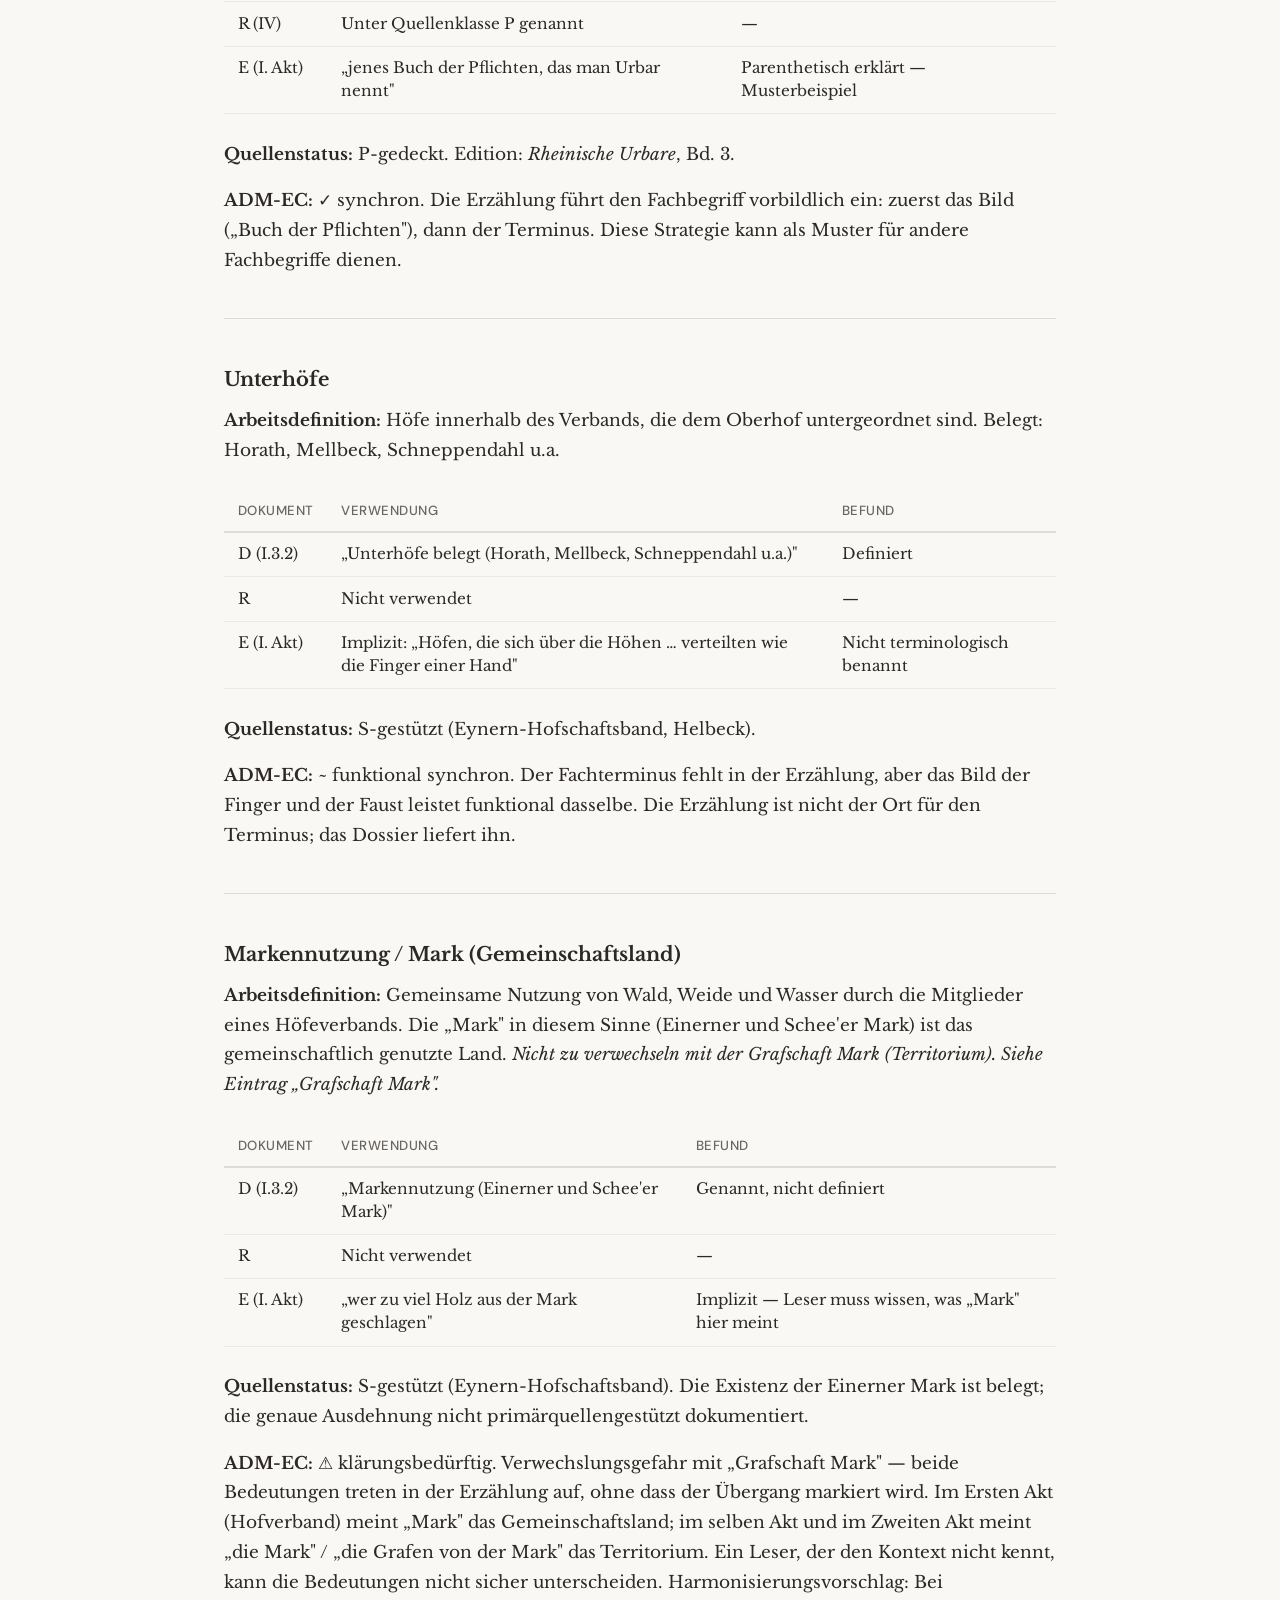
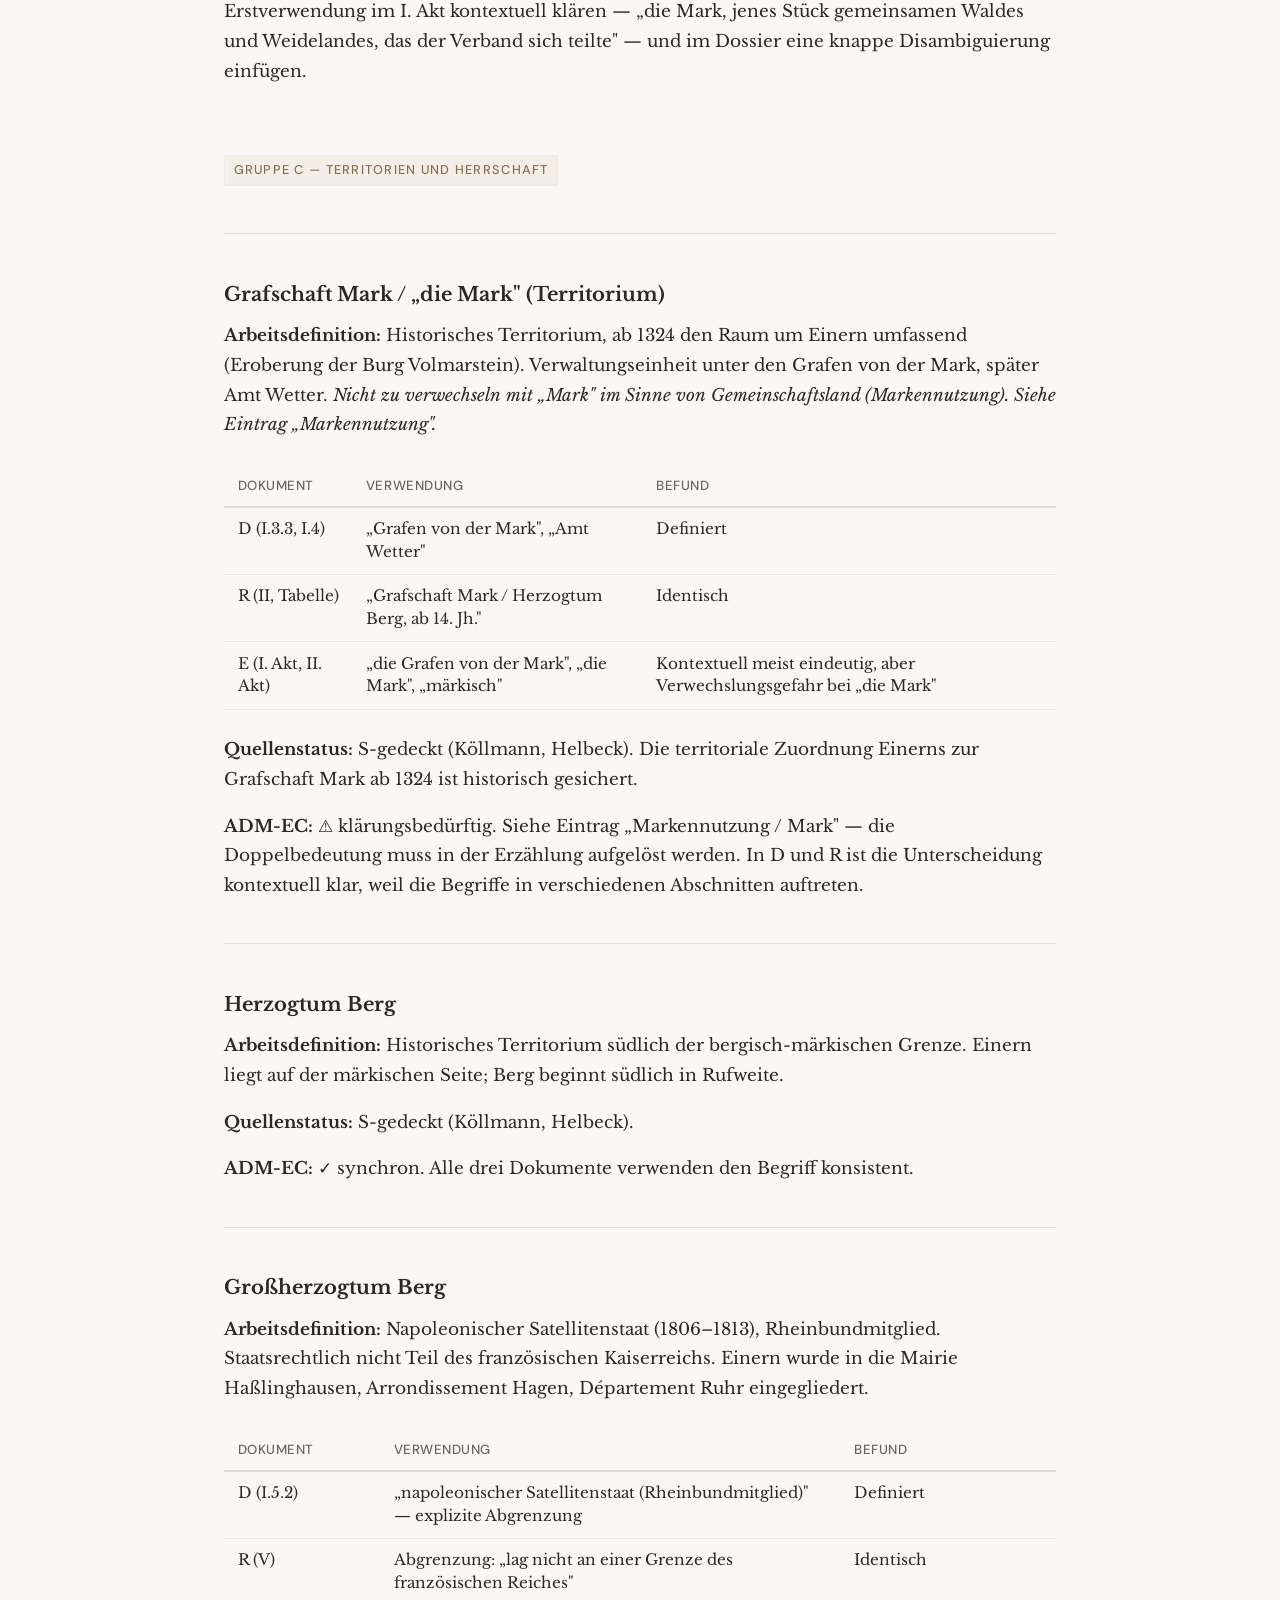
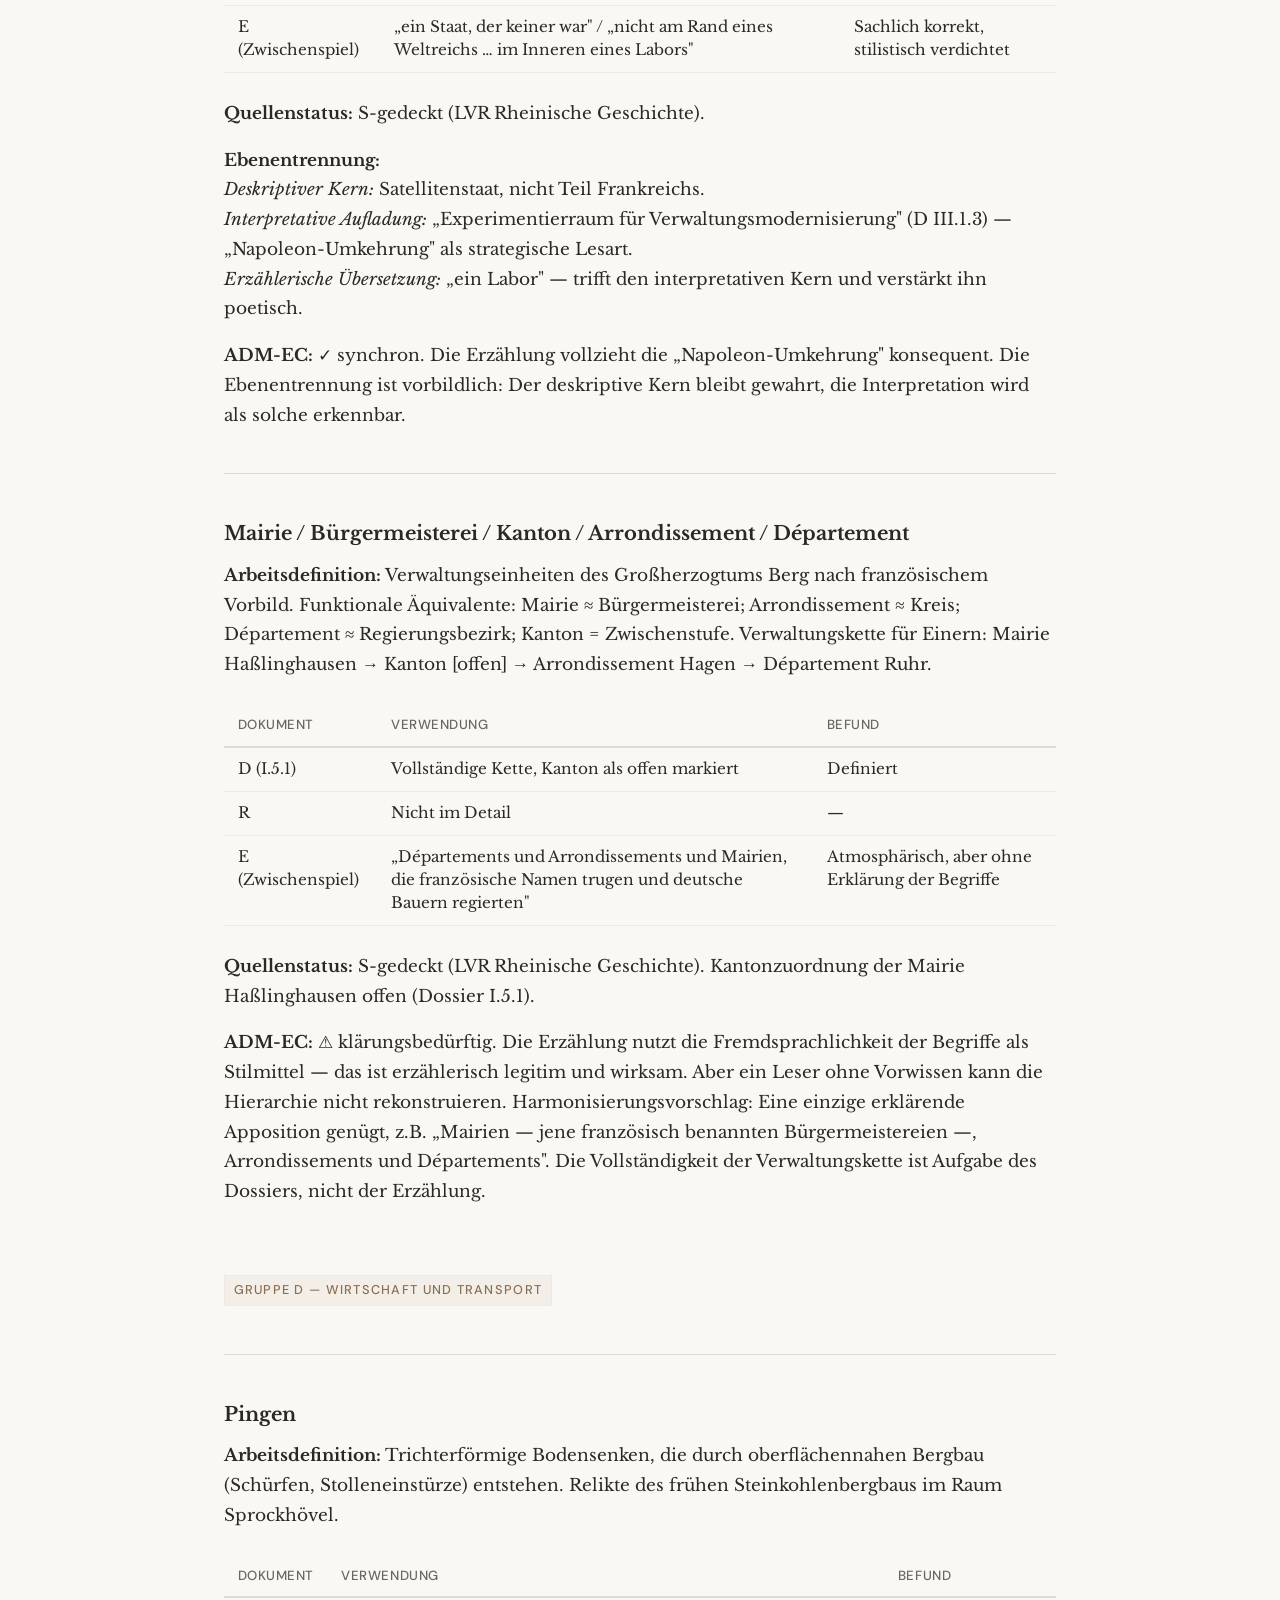
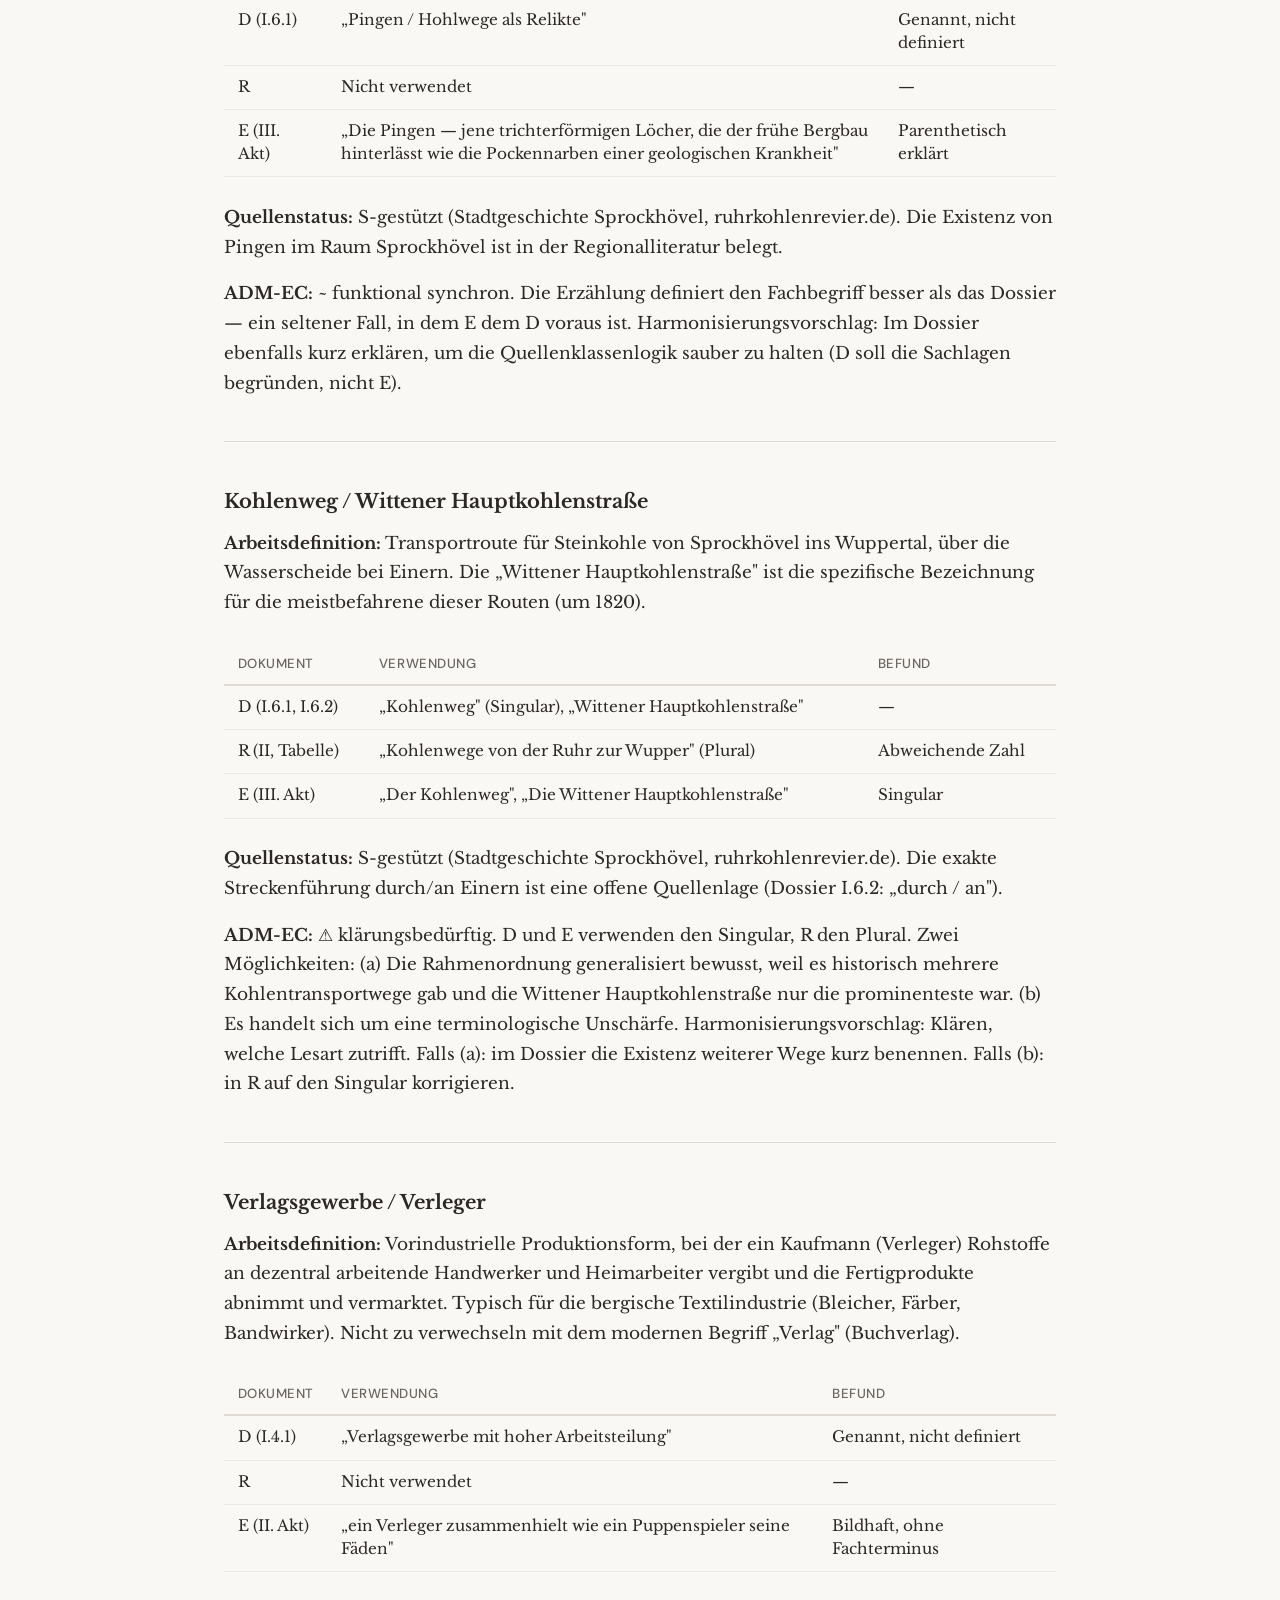
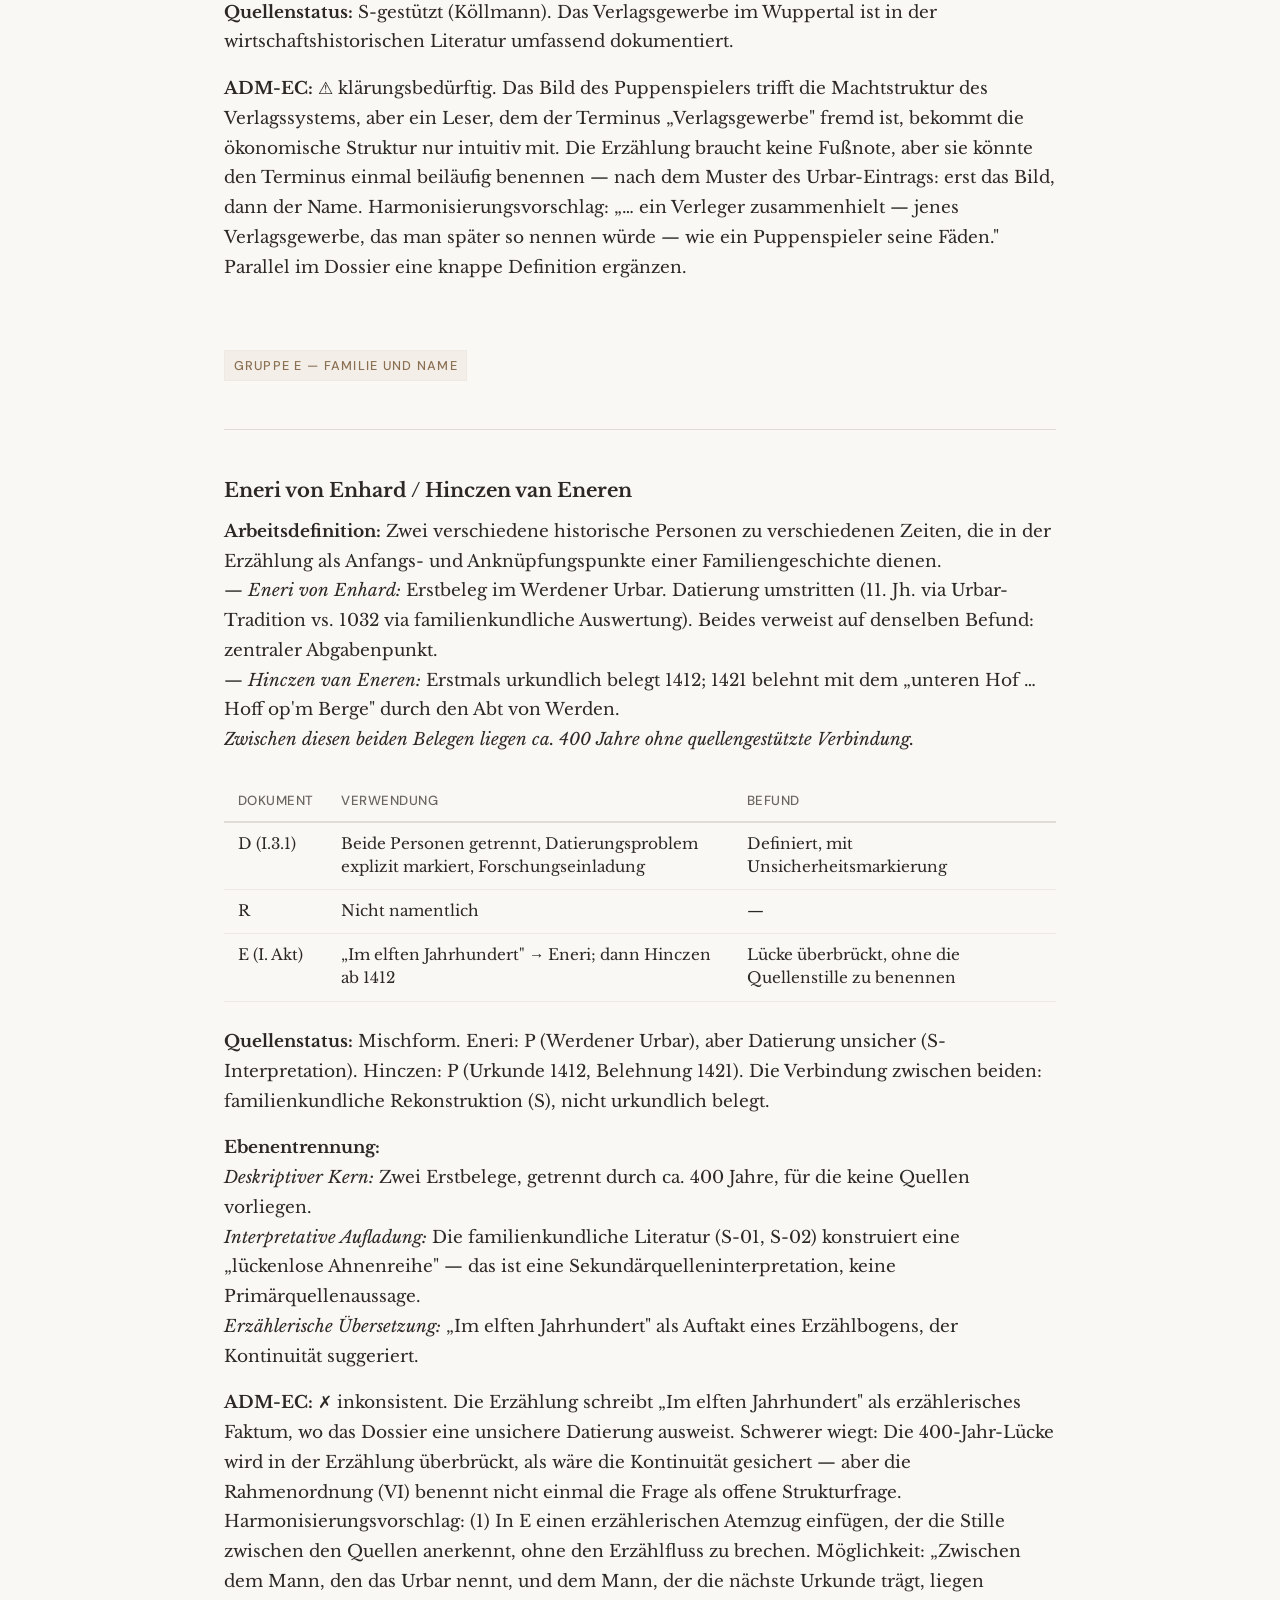
<file: glossar/einern.html>
<!DOCTYPE html>
<html lang="de">
<head>
  <meta charset="UTF-8">
  <meta name="viewport" content="width=device-width, initial-scale=1.0">
  <title>Begriffsglossar Einern — Open Society Docs</title>
  <link rel="stylesheet" href="../style.css">
</head>
<body>

<nav class="site-nav">
  <div class="nav-inner">
    <a href="../index.html" class="nav-title">Open Society Docs</a>
    <div class="nav-links">
      <a href="../rahmenordnung/hasslinghauser-ruecken.html">Rahmenordnung</a>
      <a href="../dossier/einern.html">Einern</a>
      <a href="../dossier/hasslinghausen.html">Haßlinghausen</a>
      <a href="../erzaehlungen/derer-von-eynern.html">Erzählungen</a>
      <a href="../glossar/einern.html" class="active">Glossar</a>
    </div>
  </div>
</nav>

<main class="wide">

  <h1>Begriffsglossar Einern
    <span class="subtitle">Synchronisation über Dossier, Rahmenordnung und Erzählung</span>
  </h1>

  <div class="dossier-meta">
    <span>Verantwortlich: Ulrich Warring</span>
    <span>Version: 0.3</span>
    <span>Dokumenttyp: Synchronisationsinstrument (ADM-EC-Prüfung)</span>
    <span>Status: Entwurf</span>
  </div>

  <h2>Zweck und Methode</h2>

  <p>Dieses Glossar ist zugleich diagnostisch und normierend. Es dokumentiert, wo Begriffe zwischen Dossier (D), Rahmenordnung (R) und Erzählung (E) übereinstimmen oder auseinanderlaufen — und formuliert, wo nötig, redaktionelle Harmonisierungsvorschläge.</p>

  <p>Jeder Eintrag wird auf drei Achsen geprüft:</p>

  <p><strong>Konsistenz:</strong> Wird der Begriff in D, R und E identisch verwendet?<br>
  <strong>Trennschärfe:</strong> Ist er hinreichend definiert, um ihn von verwandten Begriffen abzugrenzen?<br>
  <strong>Quellenstatus:</strong> Ist die Verwendung durch P-, S- oder T-Quellen gedeckt — oder ist sie interpretativ?</p>

  <p>Wo nötig — bei Begriffen, die zwischen Sachlage und Erzählung wandern — wird zusätzlich die Ebenenstruktur explizit gemacht:</p>

  <p><strong>Deskriptiver Kern:</strong> Was sagt der Begriff auf Ebene I (Sachlage)?<br>
  <strong>Interpretative Aufladung:</strong> Welche Ebene-III-Bedeutung trägt er im Dossier?<br>
  <strong>Erzählerische Übersetzung:</strong> Wie wird er in der Erzählung transformiert?</p>

  <h3>Diagnoseskala</h3>

  <p>Jeder Eintrag schließt mit einem ADM-EC-Befund auf einer vierstufigen Skala:</p>

  <div class="table-wrap">
    <table>
      <thead><tr><th>Symbol</th><th>Stufe</th><th>Bedeutung</th></tr></thead>
      <tbody>
        <tr><td><strong>✓</strong></td><td>synchron</td><td>Kein Handlungsbedarf. Der Begriff ist in allen relevanten Dokumenten konsistent definiert und verwendet.</td></tr>
        <tr><td><strong>~</strong></td><td>funktional synchron</td><td>Sachlich kein Widerspruch, aber terminologische Auslassung, stilistische Variante oder implizite statt explizite Verwendung. Die Erzählung leistet dasselbe auf anderem Weg.</td></tr>
        <tr><td><strong>⚠</strong></td><td>klärungsbedürftig</td><td>Unschärfe, Doppeldeutigkeit oder fehlende Definition, die durch eine redaktionelle Entscheidung behebbar ist.</td></tr>
        <tr><td><strong>✗</strong></td><td>inkonsistent</td><td>Widerspruch zwischen Dokumenten, der die Belastbarkeit des Projekts beeinträchtigt. Erfordert Korrektur.</td></tr>
      </tbody>
    </table>
  </div>

  <h3>Was ist ADM-EC?</h3>

  <p>ADM-EC steht für <em>Analog–Digital–Memory mit Error-Correction</em> — ein Prüfrahmen mit vier Dimensionen. Im Kontext dieses Glossars:</p>

  <p><strong>A (Analog):</strong> Semantische Plausibilität und Schutzfunktion von Bildern — trägt eine Metapher der Erzählung den Sachverhalt, oder verzerrt sie ihn?<br>
  <strong>D (Digital):</strong> Definitorische Präzision und Unterscheidbarkeit — ist ein Begriff trennscharf genug, um Verwechslungen auszuschließen?<br>
  <strong>M (Memory):</strong> Anschluss an Quellen, Vorentscheidungen und frühere Begriffsverwendung — steht die Verwendung im Einklang mit dem, was Dossier und Rahmenordnung bereits festgelegt haben?<br>
  <strong>EC (Error-Correction):</strong> Reparatur von Widersprüchen und riskanten Unschärfen — wo eine Inkonsistenz oder Mehrdeutigkeit das Projekt beschädigen könnte, wird ein Harmonisierungsvorschlag formuliert.</p>

  <blockquote>Rechtshinweis: Begriffsdefinitionen in diesem Glossar dienen der internen Synchronisation des Projekts. Es sind funktionale Arbeitsdefinitionen — keine fachwissenschaftlichen Definitionen und kein Ersatz für mediävistische, rechtshistorische oder dialektologische Fachliteratur.</blockquote>

  <!-- ═══════════════ GRUPPE A ═══════════════ -->

  <div class="ebene-label">Gruppe A — Geographie und Naturraum</div>

  <hr>

  <h3>Wasserscheide</h3>

  <p><strong>Arbeitsdefinition:</strong> Naturräumliche Grenzlinie, an der das Niederschlagswasser in zwei verschiedene Flusssysteme entwässert. Bei Einern: nordwärts Deilbach → Ruhr; südwärts → Wupper.</p>

  <div class="table-wrap">
    <table>
      <thead><tr><th>Dokument</th><th>Verwendung</th><th>Befund</th></tr></thead>
      <tbody>
        <tr><td>D (I.1)</td><td>„die geographische Grundkonstante"</td><td>Definiert, mit Höhenangabe (314 m ü. NHN)</td></tr>
        <tr><td>R (I)</td><td>„naturräumlich invariant"</td><td>Identisch</td></tr>
        <tr><td>E (Prolog)</td><td>„Wo das Wasser sich teilt"</td><td>Poetisch umschrieben, sachlich korrekt</td></tr>
      </tbody>
    </table>
  </div>

  <p><strong>Quellenstatus:</strong> P-gedeckt (Kartenwerke, Topographie).</p>

  <p><strong>ADM-EC:</strong> ✓ synchron. Der Begriff ist in allen drei Dokumenten konsistent. Die Erzählung poetisiert, widerspricht aber nicht.</p>

  <hr>

  <h3>Haßlinghauser Rücken</h3>

  <p><strong>Arbeitsdefinition:</strong> Geomorphologische Bezeichnung des Höhenzugs, auf dem Einern liegt.</p>

  <div class="table-wrap">
    <table>
      <thead><tr><th>Dokument</th><th>Verwendung</th><th>Befund</th></tr></thead>
      <tbody>
        <tr><td>D (I.1)</td><td>Genannt, mit Höhenangabe</td><td>Definiert</td></tr>
        <tr><td>R (I)</td><td>Genannt</td><td>Identisch</td></tr>
        <tr><td>E (Prolog)</td><td>„Haßlinghauser Höhenzugs"</td><td>Variante: „Höhenzug" statt „Rücken"</td></tr>
      </tbody>
    </table>
  </div>

  <p><strong>Quellenstatus:</strong> P-gedeckt (Kartenwerke).</p>

  <p><strong>ADM-EC:</strong> ~ funktional synchron. Die Erzählung verwendet „Höhenzug" statt „Rücken". Beides ist sachlich vertretbar; die Erzählung weicht auf den generischen Gattungsnamen aus, was in erzählerischem Kontext angemessen ist. Empfehlung: „Haßlinghauser Rücken" als Primärbegriff für D und R festlegen; in E „Höhenzug" als generisches Äquivalent akzeptieren.</p>

  <hr>

  <h3>Deilbach</h3>

  <p><strong>Arbeitsdefinition:</strong> Gewässer nördlich der Wasserscheide bei Einern. Entwässert zur Ruhr.</p>

  <div class="table-wrap">
    <table>
      <thead><tr><th>Dokument</th><th>Verwendung</th><th>Befund</th></tr></thead>
      <tbody>
        <tr><td>D (I.1)</td><td>Genannt als Zufluss der Ruhr, „Deilbachquelle"</td><td>Definiert</td></tr>
        <tr><td>R (I)</td><td>„Nördlich entspringt der Deilbach (→ Ruhr)"</td><td>Identisch</td></tr>
        <tr><td>E (Prolog)</td><td>„den Deilbach, der sich zur Ruhr wendet"</td><td>Sachlich korrekt</td></tr>
      </tbody>
    </table>
  </div>

  <p><strong>Quellenstatus:</strong> P-gedeckt (Kartenwerke).</p>

  <p><strong>ADM-EC:</strong> ✓ synchron.</p>

  <!-- ═══════════════ GRUPPE B ═══════════════ -->

  <div class="ebene-label">Gruppe B — Grundherrschaft und Hofstruktur</div>

  <hr>

  <h3>Sattelhof</h3>

  <p><strong>Arbeitsdefinition:</strong> Besitzkategorie. Ein Sattelhof ist ein Haupthof innerhalb eines grundherrlichen Systems — hier des Klosters Werden. Bezeichnet die besitzrechtliche Beziehung zwischen Hof und Grundherr (Abgabenpflicht, Lehnsbindung). Nicht zu verwechseln mit „Oberhof", der die Funktion im Verband beschreibt. <em>Ein Hof kann beides zugleich sein, aber die Begriffe sind nicht synonym.</em></p>

  <div class="table-wrap">
    <table>
      <thead><tr><th>Dokument</th><th>Verwendung</th><th>Befund</th></tr></thead>
      <tbody>
        <tr><td>D (I.3.1)</td><td>„Sattelhof der Reichsabtei Werden"</td><td>Besitzstruktur</td></tr>
        <tr><td>D (I.3.1)</td><td>„Ober-/Sattelhof mit erheblichen Abgaben"</td><td>Zusammengezogen — Funktionsunterschied verwischt</td></tr>
        <tr><td>R</td><td>Nicht verwendet</td><td>—</td></tr>
        <tr><td>E (I. Akt)</td><td>„ein Oberhof, ein Sattelhof" — appositiv, als Synonyme</td><td>Zusammengezogen</td></tr>
      </tbody>
    </table>
  </div>

  <p><strong>Quellenstatus:</strong> P-gestützt (Werdener Urbare via Familienbände S-01). Der Begriff selbst ist in der mediävistischen Literatur etabliert; die konkrete Anwendung auf Einern stützt sich auf Sekundärquellen.</p>

  <p><strong>ADM-EC:</strong> ✗ inkonsistent. „Sattelhof" und „Oberhof" werden im Dossier einmal getrennt (I.3.1 vs. I.3.2), einmal zusammengezogen (I.3.1). Die Erzählung behandelt sie als Synonyme. Sie bezeichnen aber Verschiedenes: Sattelhof = Besitzkategorie gegenüber Werden; Oberhof = Funktion innerhalb des Höfeverbands (Gerichtsort). Harmonisierungsvorschlag: In D die Schrägstrichformulierung „Ober-/Sattelhof" auflösen. In E die Apposition ersetzen, etwa: „Sein Hof war Sattelhof — dem Kloster Werden pflichtig — und Oberhof zugleich: das Haupt eines Verbandes aus Höfen …"</p>

  <hr>

  <h3>Oberhof</h3>

  <p><strong>Arbeitsdefinition:</strong> Funktionsbezeichnung. Der Oberhof ist der Hauptort eines Höfeverbands, an dem das Hofgericht tagt und Streitigkeiten unter den zugehörigen Unterhöfen verhandelt werden. Oberhof ≠ Sattelhof: Der erste beschreibt die Rolle im Verband, der zweite die Besitzbeziehung zur Grundherrschaft.</p>

  <div class="table-wrap">
    <table>
      <thead><tr><th>Dokument</th><th>Verwendung</th><th>Befund</th></tr></thead>
      <tbody>
        <tr><td>D (I.3.2)</td><td>„Oberhof eines Werdener Verbands"</td><td>Verbandsfunktion</td></tr>
        <tr><td>R</td><td>Nicht verwendet</td><td>—</td></tr>
        <tr><td>E (I. Akt)</td><td>„ein Oberhof, ein Sattelhof — das Haupt eines Verbandes aus Höfen"</td><td>Funktionsbeschreibung korrekt, aber mit Sattelhof verschmolzen</td></tr>
      </tbody>
    </table>
  </div>

  <p><strong>Quellenstatus:</strong> S-gestützt (Eynern-Hofschaftsband, Helbeck). Die Zuordnung als Oberhof stützt sich auf Sekundärliteratur, nicht auf Primärurkunden.</p>

  <p><strong>ADM-EC:</strong> ✗ inkonsistent. Siehe Eintrag „Sattelhof". Beide Einträge zusammen bilden das wichtigste terminologische Problem des Projekts.</p>

  <hr>

  <h3>Hofgericht / Niedere Gerichtsbarkeit</h3>

  <p><strong>Arbeitsdefinition:</strong> Lokales Gericht am Oberhof, das die Niedere Gerichtsbarkeit über die hörigen Hofesleute des Verbands ausübt. Zuständig für Streitigkeiten unter Verbandsmitgliedern (Abgaben, Grenzfragen, Marknutzung) — nicht für Blutgerichtsbarkeit, nicht für Freie.</p>

  <div class="table-wrap">
    <table>
      <thead><tr><th>Dokument</th><th>Verwendung</th><th>Befund</th></tr></thead>
      <tbody>
        <tr><td>D (I.3.2)</td><td>„Lokales Hofgericht (Niedere Gerichtsbarkeit über hörige Hofesleute)"</td><td>Definiert</td></tr>
        <tr><td>R</td><td>Nicht verwendet</td><td>—</td></tr>
        <tr><td>E (I. Akt)</td><td>„Hier tagte das Hofgericht. Hier wurden die kleinen Streitigkeiten der hörigen Leute verhandelt"</td><td>Sachlich richtig, stilistisch vereinfacht</td></tr>
      </tbody>
    </table>
  </div>

  <p><strong>Quellenstatus:</strong> S-gestützt (Eynern-Hofschaftsband). Hofgericht als Institution durch Sekundärliteratur belegt; konkrete Verhandlungsgegenstände für Einern nicht primärquellengestützt.</p>

  <p><strong>ADM-EC:</strong> ⚠ klärungsbedürftig. Die Erzählung darf und soll vereinfachen, aber „kleine Streitigkeiten" suggeriert Bagatellsachen, wo ein rechtsverbindliches Gremium gemeint ist. Hofgerichte konnten Nutzungsrechte entziehen und Strafen verhängen — das ist kein Bagatellforum. Harmonisierungsvorschlag: „kleine" streichen; die Aufzählung „wer zu viel Holz geschlagen, wer seine Pflichten verkürzt, wer den Grenzstein versetzt" leistet die Veranschaulichung bereits ohne herabsetzenden Zusatz.</p>

  <hr>

  <h3>Höfeverband / Hofverband</h3>

  <p><strong>Arbeitsdefinition:</strong> Organisatorische Einheit aus einem Oberhof und mehreren Unterhöfen unter gemeinsamer grundherrlicher Zuordnung und gemeinsamer Gerichtsbarkeit.</p>

  <div class="table-wrap">
    <table>
      <thead><tr><th>Dokument</th><th>Verwendung</th><th>Befund</th></tr></thead>
      <tbody>
        <tr><td>D (I.3.2)</td><td>„Höfeverband"</td><td>—</td></tr>
        <tr><td>D (Titel)</td><td>„Hofverband" (im Untertitel)</td><td>Andere Schreibweise</td></tr>
        <tr><td>R</td><td>Nicht als Begriff, aber strukturell vorausgesetzt</td><td>—</td></tr>
        <tr><td>E (I. Akt)</td><td>„Verbandes aus Höfen" (umschrieben)</td><td>—</td></tr>
      </tbody>
    </table>
  </div>

  <p><strong>Quellenstatus:</strong> S-gestützt. Die Existenz des Verbands ist in der Sekundärliteratur belegt; die genaue Ausdehnung und Mitgliederzahl stützt sich auf Helbeck und die Familienbände.</p>

  <p><strong>ADM-EC:</strong> ⚠ klärungsbedürftig. Zwei Varianten im selben Dokument: „Höfeverband" (I.3.2) vs. „Hofverband" (Untertitel). Harmonisierungsvorschlag: „Höfeverband" als Primärbegriff festlegen (näher am historischen Sprachgebrauch, der den Genitiv-Plural betont). Im Dossier-Untertitel anpassen.</p>

  <hr>

  <h3>Hörige / Hofesleute / hörige Hofleute</h3>

  <p><strong>Arbeitsdefinition:</strong> Personen, die an einen grundherrlichen Hof gebunden sind. Nicht frei im modernen Sinne, aber keine Leibeigenen (der Unterschied ist rechtshistorisch erheblich). Ihre Rechtsstellung ist durch den Höfeverband und die Grundherrschaft definiert: sie unterliegen dem Hofgericht, schulden Abgaben, besitzen aber Nutzungsrechte (z.B. Markennutzung). <em>Die Bindung an den Hof ist keine freiwillige Sesshaftigkeit.</em></p>

  <div class="table-wrap">
    <table>
      <thead><tr><th>Dokument</th><th>Verwendung</th><th>Befund</th></tr></thead>
      <tbody>
        <tr><td>D (I.3.2)</td><td>„hörige Hofesleute"</td><td>—</td></tr>
        <tr><td>R</td><td>Nicht verwendet</td><td>—</td></tr>
        <tr><td>E (I. Akt)</td><td>„hörigen Leute"</td><td>Vereinfacht, sachlich korrekt</td></tr>
        <tr><td>E (Epilog)</td><td>„hörigen Hofmann" / „weil sie da waren"</td><td>Die erste Formulierung benennt die Bindung; die zweite verschiebt den Akzent auf Anwesenheit</td></tr>
      </tbody>
    </table>
  </div>

  <p><strong>Quellenstatus:</strong> Mischform. Die Existenz höriger Hofesleute ist P-gestützt (Urbar); die spezifische Rechtsstellung der Einerner Hörigen ist S-Interpretation.</p>

  <p><strong>Ebenentrennung:</strong><br>
  <em>Deskriptiver Kern:</em> Die Eynern waren als Hörige an den Hof gebunden.<br>
  <em>Interpretative Aufladung:</em> Keine im Dossier (dort neutral).<br>
  <em>Erzählerische Übersetzung:</em> „weil sie da waren" — verschiebt den Akzent von Bindung auf Präsenz. Das ist erzählerisch wirksam, berührt aber den deskriptiven Kern.</p>

  <p><strong>ADM-EC:</strong> ⚠ klärungsbedürftig. Die Erzählung sagt im selben Epilog „hörigen Hofmann" — die Bindung ist also benannt. Aber der Schlusssatz „weil sie da waren" überlagert das mit einem Ton freiwilliger Verwurzelung. Das ist kein Fehler der Erzählung als Gattung, aber eine Spannung, die bewusst gehalten oder aufgelöst werden sollte. Harmonisierungsvorschlag: Die Bindung im Epilog nicht tilgen, sondern den Bogen vollständig zeichnen — etwa: „weil sie da waren — erst gebunden an den Hof und seine Pflichten, dann verwurzelt genug, um zu bleiben, als die Bindung längst gelöst war."</p>

  <hr>

  <h3>Urbar</h3>

  <p><strong>Arbeitsdefinition:</strong> Mittelalterliches Güterverzeichnis einer Grundherrschaft, das Abgaben, Pflichten und zugehörige Höfe dokumentiert. Hier: Die Werdener Urbare (Reichsabtei Werden an der Ruhr).</p>

  <div class="table-wrap">
    <table>
      <thead><tr><th>Dokument</th><th>Verwendung</th><th>Befund</th></tr></thead>
      <tbody>
        <tr><td>D (I.3.1)</td><td>„Werdener Urbar"</td><td>Definiert</td></tr>
        <tr><td>R (IV)</td><td>Unter Quellenklasse P genannt</td><td>—</td></tr>
        <tr><td>E (I. Akt)</td><td>„jenes Buch der Pflichten, das man Urbar nennt"</td><td>Parenthetisch erklärt — Musterbeispiel</td></tr>
      </tbody>
    </table>
  </div>

  <p><strong>Quellenstatus:</strong> P-gedeckt. Edition: <em>Rheinische Urbare</em>, Bd. 3.</p>

  <p><strong>ADM-EC:</strong> ✓ synchron. Die Erzählung führt den Fachbegriff vorbildlich ein: zuerst das Bild („Buch der Pflichten"), dann der Terminus. Diese Strategie kann als Muster für andere Fachbegriffe dienen.</p>

  <hr>

  <h3>Unterhöfe</h3>

  <p><strong>Arbeitsdefinition:</strong> Höfe innerhalb des Verbands, die dem Oberhof untergeordnet sind. Belegt: Horath, Mellbeck, Schneppendahl u.a.</p>

  <div class="table-wrap">
    <table>
      <thead><tr><th>Dokument</th><th>Verwendung</th><th>Befund</th></tr></thead>
      <tbody>
        <tr><td>D (I.3.2)</td><td>„Unterhöfe belegt (Horath, Mellbeck, Schneppendahl u.a.)"</td><td>Definiert</td></tr>
        <tr><td>R</td><td>Nicht verwendet</td><td>—</td></tr>
        <tr><td>E (I. Akt)</td><td>Implizit: „Höfen, die sich über die Höhen … verteilten wie die Finger einer Hand"</td><td>Nicht terminologisch benannt</td></tr>
      </tbody>
    </table>
  </div>

  <p><strong>Quellenstatus:</strong> S-gestützt (Eynern-Hofschaftsband, Helbeck).</p>

  <p><strong>ADM-EC:</strong> ~ funktional synchron. Der Fachterminus fehlt in der Erzählung, aber das Bild der Finger und der Faust leistet funktional dasselbe. Die Erzählung ist nicht der Ort für den Terminus; das Dossier liefert ihn.</p>

  <hr>

  <h3>Markennutzung / Mark (Gemeinschaftsland)</h3>

  <p><strong>Arbeitsdefinition:</strong> Gemeinsame Nutzung von Wald, Weide und Wasser durch die Mitglieder eines Höfeverbands. Die „Mark" in diesem Sinne (Einerner und Schee'er Mark) ist das gemeinschaftlich genutzte Land. <em>Nicht zu verwechseln mit der Grafschaft Mark (Territorium). Siehe Eintrag „Grafschaft Mark".</em></p>

  <div class="table-wrap">
    <table>
      <thead><tr><th>Dokument</th><th>Verwendung</th><th>Befund</th></tr></thead>
      <tbody>
        <tr><td>D (I.3.2)</td><td>„Markennutzung (Einerner und Schee'er Mark)"</td><td>Genannt, nicht definiert</td></tr>
        <tr><td>R</td><td>Nicht verwendet</td><td>—</td></tr>
        <tr><td>E (I. Akt)</td><td>„wer zu viel Holz aus der Mark geschlagen"</td><td>Implizit — Leser muss wissen, was „Mark" hier meint</td></tr>
      </tbody>
    </table>
  </div>

  <p><strong>Quellenstatus:</strong> S-gestützt (Eynern-Hofschaftsband). Die Existenz der Einerner Mark ist belegt; die genaue Ausdehnung nicht primärquellengestützt dokumentiert.</p>

  <p><strong>ADM-EC:</strong> ⚠ klärungsbedürftig. Verwechslungsgefahr mit „Grafschaft Mark" — beide Bedeutungen treten in der Erzählung auf, ohne dass der Übergang markiert wird. Im Ersten Akt (Hofverband) meint „Mark" das Gemeinschaftsland; im selben Akt und im Zweiten Akt meint „die Mark" / „die Grafen von der Mark" das Territorium. Ein Leser, der den Kontext nicht kennt, kann die Bedeutungen nicht sicher unterscheiden. Harmonisierungsvorschlag: Bei Erstverwendung im I. Akt kontextuell klären — „die Mark, jenes Stück gemeinsamen Waldes und Weidelandes, das der Verband sich teilte" — und im Dossier eine knappe Disambiguierung einfügen.</p>

  <!-- ═══════════════ GRUPPE C ═══════════════ -->

  <div class="ebene-label">Gruppe C — Territorien und Herrschaft</div>

  <hr>

  <h3>Grafschaft Mark / „die Mark" (Territorium)</h3>

  <p><strong>Arbeitsdefinition:</strong> Historisches Territorium, ab 1324 den Raum um Einern umfassend (Eroberung der Burg Volmarstein). Verwaltungseinheit unter den Grafen von der Mark, später Amt Wetter. <em>Nicht zu verwechseln mit „Mark" im Sinne von Gemeinschaftsland (Markennutzung). Siehe Eintrag „Markennutzung".</em></p>

  <div class="table-wrap">
    <table>
      <thead><tr><th>Dokument</th><th>Verwendung</th><th>Befund</th></tr></thead>
      <tbody>
        <tr><td>D (I.3.3, I.4)</td><td>„Grafen von der Mark", „Amt Wetter"</td><td>Definiert</td></tr>
        <tr><td>R (II, Tabelle)</td><td>„Grafschaft Mark / Herzogtum Berg, ab 14. Jh."</td><td>Identisch</td></tr>
        <tr><td>E (I. Akt, II. Akt)</td><td>„die Grafen von der Mark", „die Mark", „märkisch"</td><td>Kontextuell meist eindeutig, aber Verwechslungsgefahr bei „die Mark"</td></tr>
      </tbody>
    </table>
  </div>

  <p><strong>Quellenstatus:</strong> S-gedeckt (Köllmann, Helbeck). Die territoriale Zuordnung Einerns zur Grafschaft Mark ab 1324 ist historisch gesichert.</p>

  <p><strong>ADM-EC:</strong> ⚠ klärungsbedürftig. Siehe Eintrag „Markennutzung / Mark" — die Doppelbedeutung muss in der Erzählung aufgelöst werden. In D und R ist die Unterscheidung kontextuell klar, weil die Begriffe in verschiedenen Abschnitten auftreten.</p>

  <hr>

  <h3>Herzogtum Berg</h3>

  <p><strong>Arbeitsdefinition:</strong> Historisches Territorium südlich der bergisch-märkischen Grenze. Einern liegt auf der märkischen Seite; Berg beginnt südlich in Rufweite.</p>

  <p><strong>Quellenstatus:</strong> S-gedeckt (Köllmann, Helbeck).</p>

  <p><strong>ADM-EC:</strong> ✓ synchron. Alle drei Dokumente verwenden den Begriff konsistent.</p>

  <hr>

  <h3>Großherzogtum Berg</h3>

  <p><strong>Arbeitsdefinition:</strong> Napoleonischer Satellitenstaat (1806–1813), Rheinbundmitglied. Staatsrechtlich nicht Teil des französischen Kaiserreichs. Einern wurde in die Mairie Haßlinghausen, Arrondissement Hagen, Département Ruhr eingegliedert.</p>

  <div class="table-wrap">
    <table>
      <thead><tr><th>Dokument</th><th>Verwendung</th><th>Befund</th></tr></thead>
      <tbody>
        <tr><td>D (I.5.2)</td><td>„napoleonischer Satellitenstaat (Rheinbundmitglied)" — explizite Abgrenzung</td><td>Definiert</td></tr>
        <tr><td>R (V)</td><td>Abgrenzung: „lag nicht an einer Grenze des französischen Reiches"</td><td>Identisch</td></tr>
        <tr><td>E (Zwischenspiel)</td><td>„ein Staat, der keiner war" / „nicht am Rand eines Weltreichs … im Inneren eines Labors"</td><td>Sachlich korrekt, stilistisch verdichtet</td></tr>
      </tbody>
    </table>
  </div>

  <p><strong>Quellenstatus:</strong> S-gedeckt (LVR Rheinische Geschichte).</p>

  <p><strong>Ebenentrennung:</strong><br>
  <em>Deskriptiver Kern:</em> Satellitenstaat, nicht Teil Frankreichs.<br>
  <em>Interpretative Aufladung:</em> „Experimentierraum für Verwaltungsmodernisierung" (D III.1.3) — „Napoleon-Umkehrung" als strategische Lesart.<br>
  <em>Erzählerische Übersetzung:</em> „ein Labor" — trifft den interpretativen Kern und verstärkt ihn poetisch.</p>

  <p><strong>ADM-EC:</strong> ✓ synchron. Die Erzählung vollzieht die „Napoleon-Umkehrung" konsequent. Die Ebenentrennung ist vorbildlich: Der deskriptive Kern bleibt gewahrt, die Interpretation wird als solche erkennbar.</p>

  <hr>

  <h3>Mairie / Bürgermeisterei / Kanton / Arrondissement / Département</h3>

  <p><strong>Arbeitsdefinition:</strong> Verwaltungseinheiten des Großherzogtums Berg nach französischem Vorbild. Funktionale Äquivalente: Mairie ≈ Bürgermeisterei; Arrondissement ≈ Kreis; Département ≈ Regierungsbezirk; Kanton = Zwischenstufe. Verwaltungskette für Einern: Mairie Haßlinghausen → Kanton [offen] → Arrondissement Hagen → Département Ruhr.</p>

  <div class="table-wrap">
    <table>
      <thead><tr><th>Dokument</th><th>Verwendung</th><th>Befund</th></tr></thead>
      <tbody>
        <tr><td>D (I.5.1)</td><td>Vollständige Kette, Kanton als offen markiert</td><td>Definiert</td></tr>
        <tr><td>R</td><td>Nicht im Detail</td><td>—</td></tr>
        <tr><td>E (Zwischenspiel)</td><td>„Départements und Arrondissements und Mairien, die französische Namen trugen und deutsche Bauern regierten"</td><td>Atmosphärisch, aber ohne Erklärung der Begriffe</td></tr>
      </tbody>
    </table>
  </div>

  <p><strong>Quellenstatus:</strong> S-gedeckt (LVR Rheinische Geschichte). Kantonzuordnung der Mairie Haßlinghausen offen (Dossier I.5.1).</p>

  <p><strong>ADM-EC:</strong> ⚠ klärungsbedürftig. Die Erzählung nutzt die Fremdsprachlichkeit der Begriffe als Stilmittel — das ist erzählerisch legitim und wirksam. Aber ein Leser ohne Vorwissen kann die Hierarchie nicht rekonstruieren. Harmonisierungsvorschlag: Eine einzige erklärende Apposition genügt, z.B. „Mairien — jene französisch benannten Bürgermeistereien —, Arrondissements und Départements". Die Vollständigkeit der Verwaltungskette ist Aufgabe des Dossiers, nicht der Erzählung.</p>

  <!-- ═══════════════ GRUPPE D ═══════════════ -->

  <div class="ebene-label">Gruppe D — Wirtschaft und Transport</div>

  <hr>

  <h3>Pingen</h3>

  <p><strong>Arbeitsdefinition:</strong> Trichterförmige Bodensenken, die durch oberflächennahen Bergbau (Schürfen, Stolleneinstürze) entstehen. Relikte des frühen Steinkohlenbergbaus im Raum Sprockhövel.</p>

  <div class="table-wrap">
    <table>
      <thead><tr><th>Dokument</th><th>Verwendung</th><th>Befund</th></tr></thead>
      <tbody>
        <tr><td>D (I.6.1)</td><td>„Pingen / Hohlwege als Relikte"</td><td>Genannt, nicht definiert</td></tr>
        <tr><td>R</td><td>Nicht verwendet</td><td>—</td></tr>
        <tr><td>E (III. Akt)</td><td>„Die Pingen — jene trichterförmigen Löcher, die der frühe Bergbau hinterlässt wie die Pockennarben einer geologischen Krankheit"</td><td>Parenthetisch erklärt</td></tr>
      </tbody>
    </table>
  </div>

  <p><strong>Quellenstatus:</strong> S-gestützt (Stadtgeschichte Sprockhövel, ruhrkohlenrevier.de). Die Existenz von Pingen im Raum Sprockhövel ist in der Regionalliteratur belegt.</p>

  <p><strong>ADM-EC:</strong> ~ funktional synchron. Die Erzählung definiert den Fachbegriff besser als das Dossier — ein seltener Fall, in dem E dem D voraus ist. Harmonisierungsvorschlag: Im Dossier ebenfalls kurz erklären, um die Quellenklassenlogik sauber zu halten (D soll die Sachlagen begründen, nicht E).</p>

  <hr>

  <h3>Kohlenweg / Wittener Hauptkohlenstraße</h3>

  <p><strong>Arbeitsdefinition:</strong> Transportroute für Steinkohle von Sprockhövel ins Wuppertal, über die Wasserscheide bei Einern. Die „Wittener Hauptkohlenstraße" ist die spezifische Bezeichnung für die meistbefahrene dieser Routen (um 1820).</p>

  <div class="table-wrap">
    <table>
      <thead><tr><th>Dokument</th><th>Verwendung</th><th>Befund</th></tr></thead>
      <tbody>
        <tr><td>D (I.6.1, I.6.2)</td><td>„Kohlenweg" (Singular), „Wittener Hauptkohlenstraße"</td><td>—</td></tr>
        <tr><td>R (II, Tabelle)</td><td>„Kohlenwege von der Ruhr zur Wupper" (Plural)</td><td>Abweichende Zahl</td></tr>
        <tr><td>E (III. Akt)</td><td>„Der Kohlenweg", „Die Wittener Hauptkohlenstraße"</td><td>Singular</td></tr>
      </tbody>
    </table>
  </div>

  <p><strong>Quellenstatus:</strong> S-gestützt (Stadtgeschichte Sprockhövel, ruhrkohlenrevier.de). Die exakte Streckenführung durch/an Einern ist eine offene Quellenlage (Dossier I.6.2: „durch / an").</p>

  <p><strong>ADM-EC:</strong> ⚠ klärungsbedürftig. D und E verwenden den Singular, R den Plural. Zwei Möglichkeiten: (a) Die Rahmenordnung generalisiert bewusst, weil es historisch mehrere Kohlentransportwege gab und die Wittener Hauptkohlenstraße nur die prominenteste war. (b) Es handelt sich um eine terminologische Unschärfe. Harmonisierungsvorschlag: Klären, welche Lesart zutrifft. Falls (a): im Dossier die Existenz weiterer Wege kurz benennen. Falls (b): in R auf den Singular korrigieren.</p>

  <hr>

  <h3>Verlagsgewerbe / Verleger</h3>

  <p><strong>Arbeitsdefinition:</strong> Vorindustrielle Produktionsform, bei der ein Kaufmann (Verleger) Rohstoffe an dezentral arbeitende Handwerker und Heimarbeiter vergibt und die Fertigprodukte abnimmt und vermarktet. Typisch für die bergische Textilindustrie (Bleicher, Färber, Bandwirker). Nicht zu verwechseln mit dem modernen Begriff „Verlag" (Buchverlag).</p>

  <div class="table-wrap">
    <table>
      <thead><tr><th>Dokument</th><th>Verwendung</th><th>Befund</th></tr></thead>
      <tbody>
        <tr><td>D (I.4.1)</td><td>„Verlagsgewerbe mit hoher Arbeitsteilung"</td><td>Genannt, nicht definiert</td></tr>
        <tr><td>R</td><td>Nicht verwendet</td><td>—</td></tr>
        <tr><td>E (II. Akt)</td><td>„ein Verleger zusammenhielt wie ein Puppenspieler seine Fäden"</td><td>Bildhaft, ohne Fachterminus</td></tr>
      </tbody>
    </table>
  </div>

  <p><strong>Quellenstatus:</strong> S-gestützt (Köllmann). Das Verlagsgewerbe im Wuppertal ist in der wirtschaftshistorischen Literatur umfassend dokumentiert.</p>

  <p><strong>ADM-EC:</strong> ⚠ klärungsbedürftig. Das Bild des Puppenspielers trifft die Machtstruktur des Verlagssystems, aber ein Leser, dem der Terminus „Verlagsgewerbe" fremd ist, bekommt die ökonomische Struktur nur intuitiv mit. Die Erzählung braucht keine Fußnote, aber sie könnte den Terminus einmal beiläufig benennen — nach dem Muster des Urbar-Eintrags: erst das Bild, dann der Name. Harmonisierungsvorschlag: „… ein Verleger zusammenhielt — jenes Verlagsgewerbe, das man später so nennen würde — wie ein Puppenspieler seine Fäden." Parallel im Dossier eine knappe Definition ergänzen.</p>

  <!-- ═══════════════ GRUPPE E ═══════════════ -->

  <div class="ebene-label">Gruppe E — Familie und Name</div>

  <hr>

  <h3>Eneri von Enhard / Hinczen van Eneren</h3>

  <p><strong>Arbeitsdefinition:</strong> Zwei verschiedene historische Personen zu verschiedenen Zeiten, die in der Erzählung als Anfangs- und Anknüpfungspunkte einer Familiengeschichte dienen.<br>
  — <em>Eneri von Enhard:</em> Erstbeleg im Werdener Urbar. Datierung umstritten (11. Jh. via Urbar-Tradition vs. 1032 via familienkundliche Auswertung). Beides verweist auf denselben Befund: zentraler Abgabenpunkt.<br>
  — <em>Hinczen van Eneren:</em> Erstmals urkundlich belegt 1412; 1421 belehnt mit dem „unteren Hof … Hoff op'm Berge" durch den Abt von Werden.<br>
  <em>Zwischen diesen beiden Belegen liegen ca. 400 Jahre ohne quellengestützte Verbindung.</em></p>

  <div class="table-wrap">
    <table>
      <thead><tr><th>Dokument</th><th>Verwendung</th><th>Befund</th></tr></thead>
      <tbody>
        <tr><td>D (I.3.1)</td><td>Beide Personen getrennt, Datierungsproblem explizit markiert, Forschungseinladung</td><td>Definiert, mit Unsicherheitsmarkierung</td></tr>
        <tr><td>R</td><td>Nicht namentlich</td><td>—</td></tr>
        <tr><td>E (I. Akt)</td><td>„Im elften Jahrhundert" → Eneri; dann Hinczen ab 1412</td><td>Lücke überbrückt, ohne die Quellenstille zu benennen</td></tr>
      </tbody>
    </table>
  </div>

  <p><strong>Quellenstatus:</strong> Mischform. Eneri: P (Werdener Urbar), aber Datierung unsicher (S-Interpretation). Hinczen: P (Urkunde 1412, Belehnung 1421). Die Verbindung zwischen beiden: familienkundliche Rekonstruktion (S), nicht urkundlich belegt.</p>

  <p><strong>Ebenentrennung:</strong><br>
  <em>Deskriptiver Kern:</em> Zwei Erstbelege, getrennt durch ca. 400 Jahre, für die keine Quellen vorliegen.<br>
  <em>Interpretative Aufladung:</em> Die familienkundliche Literatur (S-01, S-02) konstruiert eine „lückenlose Ahnenreihe" — das ist eine Sekundärquelleninterpretation, keine Primärquellenaussage.<br>
  <em>Erzählerische Übersetzung:</em> „Im elften Jahrhundert" als Auftakt eines Erzählbogens, der Kontinuität suggeriert.</p>

  <p><strong>ADM-EC:</strong> ✗ inkonsistent. Die Erzählung schreibt „Im elften Jahrhundert" als erzählerisches Faktum, wo das Dossier eine unsichere Datierung ausweist. Schwerer wiegt: Die 400-Jahr-Lücke wird in der Erzählung überbrückt, als wäre die Kontinuität gesichert — aber die Rahmenordnung (VI) benennt nicht einmal die Frage als offene Strukturfrage. Harmonisierungsvorschlag: (1) In E einen erzählerischen Atemzug einfügen, der die Stille zwischen den Quellen anerkennt, ohne den Erzählfluss zu brechen. Möglichkeit: „Zwischen dem Mann, den das Urbar nennt, und dem Mann, der die nächste Urkunde trägt, liegen vierhundert Jahre Stille. Ob in dieser Stille der Name weitergetragen wurde, ob Söhne den Hof an Söhne gaben oder ob die Gelehrten einer späteren Zeit eine Brücke bauten, wo keine war — das sagt keine Quelle." (2) Die Unsicherheit der Datierung sprachlich einbetten: „In einem Jahrhundert, das die Überlieferung verschieden beziffert — das elfte, vielleicht das frühe —" statt des kategorischen „Im elften Jahrhundert". (3) Erwägen, ob die Datierungsfrage in R (VI, Offene Strukturfragen) aufgenommen werden sollte.</p>

  <hr>

  <h3>„von" — Herkunftsbezeichnung vs. Adelsprädikat</h3>

  <p><strong>Arbeitsdefinition:</strong><br>
  — Bis 1881: Herkunftsbezeichnung. „Von Eynern" = „von dort" (Ortsangabe).<br>
  — Ab 1881/1894/1895: Adelsprädikat (Nobilitierung durch den preußischen König — für 1881: Wilhelm I.; für 1894 und 1895: Wilhelm II.).</p>

  <div class="table-wrap">
    <table>
      <thead><tr><th>Dokument</th><th>Verwendung</th><th>Befund</th></tr></thead>
      <tbody>
        <tr><td>D (I.8.2, I.8.4)</td><td>Getrennt: „‚von' = Herkunftsbezeichnung" (I.8.2); Nobilitierung (I.8.4)</td><td>Definiert</td></tr>
        <tr><td>R (V)</td><td>Explizite Abgrenzung: „war bis 1881 kein Adelsprädikat"</td><td>Identisch</td></tr>
        <tr><td>E (IV. Akt)</td><td>„Das ‚von', das seit Jahrhunderten nichts anderes gesagt hatte als <em>ich komme von dort</em>, wird zum Adelsprädikat"</td><td>Sachlich korrekt, dramaturgisch wirksam</td></tr>
        <tr><td>E (IV. Akt)</td><td>Dreifach-Lesart: „von dort / von Stand / von gestern"</td><td>Interpretativ — Ebene-III-Material</td></tr>
      </tbody>
    </table>
  </div>

  <p><strong>Quellenstatus:</strong> S-gedeckt (Deutsche Biographie, Familienbände). Die Nobilitierungsdaten sind urkundlich gesichert (P via Nobilitierungsakten, GStA PK Berlin).</p>

  <p><strong>Ebenentrennung:</strong><br>
  <em>Deskriptiver Kern:</em> Bedeutungswandel von Herkunft zu Titel, datierbar auf 1881 (erster Zweig).<br>
  <em>Interpretative Aufladung:</em> „Die vollendete Transformation" (D I.8.4) — das Dossier selbst wertet bereits leicht.<br>
  <em>Erzählerische Übersetzung:</em> Dreistufige Bedeutungsverschiebung „von dort / von Stand / von gestern". Die dritte Stufe („von gestern") ist eine Wertung über die gesellschaftliche Geltung von Adelstiteln in der Weimarer Republik — kein sachlicher Befund, sondern erzählerische Interpretation.</p>

  <p><strong>ADM-EC:</strong> ~ funktional synchron. Die Grundtrennung (Herkunft vs. Titel) ist in allen Dokumenten konsistent und stark. Die „von gestern"-Lesart ist als Erzählung gedeckt — der Colophon sagt ausdrücklich: „Interpretationen und dramatische Verdichtungen sind frei — sie sind Erzählung, nicht Beleg." Das ist im Prinzip ausreichend. Ob man die „von gestern"-Passage zusätzlich als Erzählerstimme kenntlich machen möchte, ist eine stilistische, keine sachliche Entscheidung.</p>

  <hr>

  <h3>Nobilitierung</h3>

  <p><strong>Arbeitsdefinition:</strong> Erhebung in den Adelsstand durch den preußischen König. Für die Familie von Eynern: drei Nobilitierungen in verschiedenen Zweigen (1881, 1894, 1895).</p>

  <div class="table-wrap">
    <table>
      <thead><tr><th>Dokument</th><th>Verwendung</th><th>Befund</th></tr></thead>
      <tbody>
        <tr><td>D (I.8.4)</td><td>Drei Daten, verschiedene Zweige, Ernst als „Rentier"</td><td>Definiert, kein König namentlich genannt</td></tr>
        <tr><td>R (V)</td><td>„Die Nobilitierungen (1881/1894/1895) kamen spät"</td><td>Identisch</td></tr>
        <tr><td>E (IV. Akt)</td><td>„von König Wilhelm II. von Preußen" (bei der 1894er-Nobilitierung); „1881, 1894, 1895" zusammengefasst</td><td>Wilhelm II. für 1894 korrekt; Gesamtdarstellung impliziert einen König für alle drei Daten</td></tr>
      </tbody>
    </table>
  </div>

  <p><strong>Quellenstatus:</strong> S-gedeckt (Deutsche Biographie, Familienbände). Nobilitierungsakten im GStA PK Berlin (P) wären der Primärbeleg, sind aber im Projekt nicht eingesehen.</p>

  <p><strong>ADM-EC:</strong> ⚠ klärungsbedürftig. Die Nennung Wilhelms II. für die 1894er-Nobilitierung ist korrekt (reg. 1888–1918). Das Problem: Die Erzählung fasst anschließend alle drei Daten zusammen („Drei Nobilitierungen in vierzehn Jahren: 1881, 1894, 1895"), ohne zu differenzieren. 1881 regierte Wilhelm I. (reg. 1861–1888). Ein Leser, der nur die Erzählung kennt, könnte fälschlich annehmen, alle drei Nobilitierungen seien von Wilhelm II. verliehen worden. Harmonisierungsvorschlag: Entweder den IV. Akt so formulieren, dass er den Zusammenfassungssatz zeitlich korrekt einordnet — etwa: „Drei Nobilitierungen in vierzehn Jahren, die erste noch vom alten Kaiser, die beiden letzten von seinem Enkel" — oder auf die namentliche Zuordnung verzichten und nur „den preußischen König" schreiben.</p>

  <hr>

  <h3>Rentier</h3>

  <p><strong>Arbeitsdefinition:</strong> Person, die von Kapitalerträgen lebt (Zins, Miete, Dividende), nicht von eigener gewerblicher oder handwerklicher Arbeit. Historisch eine anerkannte und nichtnegative soziale Kategorie im 19. Jh.</p>

  <div class="table-wrap">
    <table>
      <thead><tr><th>Dokument</th><th>Verwendung</th><th>Befund</th></tr></thead>
      <tbody>
        <tr><td>D (I.8.4)</td><td>„Ernst von Eynern erhält den Titel 1894 als Rentier"</td><td>Genannt, nicht erklärt</td></tr>
        <tr><td>R</td><td>Nicht verwendet</td><td>—</td></tr>
        <tr><td>E (IV. Akt)</td><td>„Rentier — ein Mann, der von Kapital lebt, nicht von Arbeit, und schon gar nicht von einem Hof"</td><td>Parenthetisch erklärt und kontextuell aufgeladen</td></tr>
      </tbody>
    </table>
  </div>

  <p><strong>Quellenstatus:</strong> S-gedeckt (Deutsche Biographie).</p>

  <p><strong>ADM-EC:</strong> ✓ synchron. Die Erzählung erklärt den Begriff besser als das Dossier und nutzt die Erklärung zugleich als Kontrastmittel (Hof → Kapital). Musterbeispiel für gelungene erzählerische Begriffseinführung.</p>

  <!-- ═══════════════ GRUPPE F ═══════════════ -->

  <div class="ebene-label">Gruppe F — Lebensweltliche Grenzen</div>

  <hr>

  <h3>Kirchspiel</h3>

  <p><strong>Arbeitsdefinition:</strong> Kirchliche Verwaltungseinheit, die über Zugehörigkeit zu einer Pfarrgemeinde und deren Registern (Tauf-, Heirats-, Sterbebücher) entscheidet. Für Einern ungeklärt: Gennebreck (märkisch) oder Nächstebreck (bergisch)?</p>

  <div class="table-wrap">
    <table>
      <thead><tr><th>Dokument</th><th>Verwendung</th><th>Befund</th></tr></thead>
      <tbody>
        <tr><td>D (I.4.2)</td><td>Als offene Quellenlage markiert</td><td>—</td></tr>
        <tr><td>R (V, VI)</td><td>Explizit als ungeklärt benannt: „entscheidet über die konfessionelle Systemzuordnung"</td><td>—</td></tr>
        <tr><td>E (II. Akt)</td><td>„Wer in Einern seinen Sonntag beging, tat es nach dem Kalender seiner Seite — aber welche Seite war seine?"</td><td>Offene Frage reflektiert</td></tr>
      </tbody>
    </table>
  </div>

  <p><strong>Quellenstatus:</strong> Offen. Kirchenarchive Gennebreck / Nächstebreck wären der Primärzugang.</p>

  <p><strong>ADM-EC:</strong> ~ funktional synchron. Alle drei Dokumente behandeln die offene Frage konsistent. Der Fachterminus „Kirchspiel" selbst erscheint nur im Dossier — die Erzählung umgeht ihn zugunsten eines konkreten Bildes (Sonntagsbegehung). Das ist funktional äquivalent: Der Leser versteht die Zuordnungsfrage, ohne den Terminus zu benötigen.</p>

  <hr>

  <h3>Platt / Dialektgrenze</h3>

  <p><strong>Arbeitsdefinition:</strong> Regionale Sprachvarietäten. Märkisches Platt = westfälische Varietät des Niederdeutschen (Orientierung Hagen, Wetter, Ruhrtal). Bergisches Platt = ripuarisch/niederfränkisch beeinflusst (Orientierung Remscheid, Solingen, Rheinland). Die Frage, ob die Dialektgrenze durch Einern verläuft oder an ihm vorbei, ist offen (Wenker-Bögen als möglicher Primärzugang).</p>

  <div class="table-wrap">
    <table>
      <thead><tr><th>Dokument</th><th>Verwendung</th><th>Befund</th></tr></thead>
      <tbody>
        <tr><td>D (I.4.3)</td><td>Beide Varietäten beschrieben, offene Quellenlage markiert</td><td>—</td></tr>
        <tr><td>R (II, VI)</td><td>In Systemtabelle und offenen Strukturfragen</td><td>Identisch</td></tr>
        <tr><td>E (II. Akt)</td><td>„Das Platt der Märker war westfälisch … Das Platt der Bergischen war weicher"</td><td>Sachlich korrekt, sinnlich verdichtet</td></tr>
      </tbody>
    </table>
  </div>

  <p><strong>Quellenstatus:</strong> Offen für Einern selbst. Die Existenz der Dialektgrenze in der Region ist S-gedeckt; die lokale Verortung erfordert Primärquellenarbeit (Wenker-Bögen).</p>

  <p><strong>ADM-EC:</strong> ✓ synchron. Alle drei Dokumente behandeln die Dialektgrenze konsistent und lassen die offene Frage offen.</p>

  <!-- ═══════════════ GRUPPE G ═══════════════ -->

  <div class="ebene-label">Gruppe G — Strukturbegriffe des Projekts</div>

  <hr>

  <h3>Kontaktzone / Schnittstelle / Grenzort / Randlage / Schwelle</h3>

  <p>Fünf Begriffe, die im Projekt für verwandte, aber nicht identische Konzepte verwendet werden. Die Hierarchie zwischen ihnen ist bisher implizit.</p>

  <p><strong>Arbeitsdefinitionen:</strong></p>

  <p>— <strong>Grenzort</strong> (deskriptiv, Ebene I): Einern liegt an einer Grenze. Kein Werturteil. R III.1: „Einern ist Grenzort, nicht Randlage."<br>
  — <strong>Randlage</strong> (negativ definiert, Ebene I): Einern ist <em>keine</em> Randlage — kein Ende eines Systems, sondern ein Übergang. Nur als Gegenfolie im Einsatz.<br>
  — <strong>Kontaktzone</strong> (interpretativ, Ebene III): „Einern ist keine Randlage, sondern eine Kontaktzone zweier Verdichtungslandschaften" (D III.1.2). Stärkste interpretative Aussage des Dossiers.<br>
  — <strong>Schnittstelle</strong> (materiell konnotiert, Ebene I–III): Verwendet im Dossier für die Transportfunktion (Kohlenweg). R III.4: „Schnittstelle ist materiell, nicht nur symbolisch." Der Begriff übergreift Sachlage und Bewertung.<br>
  — <strong>Schwelle</strong> (poetisch, Erzählung): „Schwellen mehr Macht besitzen als Zentren" (E, Prolog). Nicht in D oder R. Erzählbegriff ohne Anspruch auf sachliche Fundierung.</p>

  <div class="table-wrap">
    <table>
      <thead><tr><th>Begriff</th><th>Dossier</th><th>Rahmenordnung</th><th>Erzählung</th><th>Ebene</th><th>Funktion</th></tr></thead>
      <tbody>
        <tr><td>Grenzort</td><td>III.1.2</td><td>III.1</td><td>—</td><td>I</td><td>Deskriptiver Primärbegriff</td></tr>
        <tr><td>Randlage</td><td>III.1.2 (negiert)</td><td>III.1 (negiert)</td><td>—</td><td>I</td><td>Gegenfolie</td></tr>
        <tr><td>Kontaktzone</td><td>III.1.2</td><td>—</td><td>—</td><td>III</td><td>Interpretativer Leitbegriff</td></tr>
        <tr><td>Schnittstelle</td><td>I.6.2</td><td>III.4</td><td>—</td><td>I–III</td><td>Materielle Dimension</td></tr>
        <tr><td>Schwelle</td><td>—</td><td>—</td><td>Prolog</td><td>E</td><td>Poetisches Äquivalent</td></tr>
      </tbody>
    </table>
  </div>

  <p><strong>Quellenstatus:</strong> Alle fünf Begriffe sind projektintern. Sie haben keinen Quellenstatus im Sinne der P/S/T-Klassifikation — sie sind Kategorien des Projekts, nicht der Quellen.</p>

  <p><strong>ADM-EC:</strong> ⚠ klärungsbedürftig. Fünf Begriffe ohne explizite Hierarchie schaffen Unschärfe, die sich durch das gesamte Projekt zieht. Harmonisierungsvorschlag: Die obige Tabelle als normative Zuordnung in die Rahmenordnung aufnehmen. Dann ist geklärt, welcher Begriff wo zulässig ist und welche Ebene er bedient.</p>

  <!-- ═══════════════ ZUSAMMENFASSUNG ═══════════════ -->

  <div class="ebene-label">Zusammenfassung ADM-EC</div>

  <hr>

  <h2>Gesamtbefund</h2>

  <p>25 Einträge geprüft. Verteilung:</p>

  <div class="table-wrap">
    <table>
      <thead><tr><th>Stufe</th><th>Anzahl</th><th>Begriffe</th></tr></thead>
      <tbody>
        <tr><td>✓ synchron</td><td>7</td><td>Wasserscheide, Deilbach, Urbar, Herzogtum Berg, Großherzogtum Berg, Rentier, Dialektgrenze</td></tr>
        <tr><td>~ funktional synchron</td><td>5</td><td>Haßlinghauser Rücken, Unterhöfe, Pingen, „von" (Grundtrennung), Kirchspiel</td></tr>
        <tr><td>⚠ klärungsbedürftig</td><td>10</td><td>Hofgericht, Höfeverband/Hofverband, Hörige, Mark (Gemeinschaftsland), Grafschaft Mark, Mairie, Kohlenweg, Verlagsgewerbe, Nobilitierung, Begriffsfeld Grenzort/Kontaktzone/Schnittstelle/Schwelle</td></tr>
        <tr><td>✗ inkonsistent</td><td>3</td><td>Sattelhof, Oberhof, Eneri/Hinczen (die ersten beiden bilden ein zusammenhängendes Problem)</td></tr>
      </tbody>
    </table>
  </div>

  <h3>Prioritäten für die Überarbeitung</h3>

  <p><strong>Stufe 1 — Inkonsistenzen beheben:</strong></p>

  <p><strong>1. Sattelhof / Oberhof:</strong> Trennung in D durchhalten, Schrägstrich auflösen. In E die Apposition umformulieren. Dies ist der wichtigste terminologische Eingriff, weil sich die Unschärfe durch den gesamten Ersten Akt und das Grundverständnis des Höfeverbands zieht.</p>

  <p><strong>2. Eneri / Hinczen:</strong> In E die Datierung als unsicher markieren und die 400-Jahr-Lücke erzählerisch anerkennen. In R erwägen, die Datierungsfrage als offene Strukturfrage aufzunehmen.</p>

  <p><strong>Stufe 2 — Klärungen mit projektweiter Wirkung:</strong></p>

  <p><strong>3. Mark disambiguieren:</strong> Querverweise zwischen Markennutzung und Grafschaft Mark. In E bei Erstverwendung klären.</p>

  <p><strong>4. Begriffsfeld Grenzort / Kontaktzone / Schnittstelle / Schwelle:</strong> Hierarchietabelle in R aufnehmen.</p>

  <p><strong>5. Nobilitierung 1881:</strong> König korrekt zuordnen (Wilhelm I., nicht Wilhelm II.).</p>

  <p><strong>Stufe 3 — Feinschliff:</strong></p>

  <p>Höfeverband/Hofverband (Schreibweise vereinheitlichen), Hofgericht („kleine" streichen), Hörige (Epilog-Nuance), Mairie (eine Apposition), Verlagsgewerbe (eine Apposition), Kohlenweg (Singular/Plural klären), Pingen (Definition im Dossier ergänzen).</p>

  <p class="epigraph">Dieses Glossar ist zugleich Diagnose und Arbeitsprogramm. Es wird angepasst, wenn die Überarbeitung der Erzählung neue Synchronisationsfragen aufwirft — nicht wenn Interpretationen wechseln.</p>

  <div class="harbour-ref">
    Open Society Docs ist ein <em>View</em> innerhalb der <a href="https://harbour-architecture.github.io/root/">Harbour-Architektur</a>.
  </div>

</main>

<footer>
  Open Society Docs · Ein Open Society View
</footer>

</body>
</html>
</file>
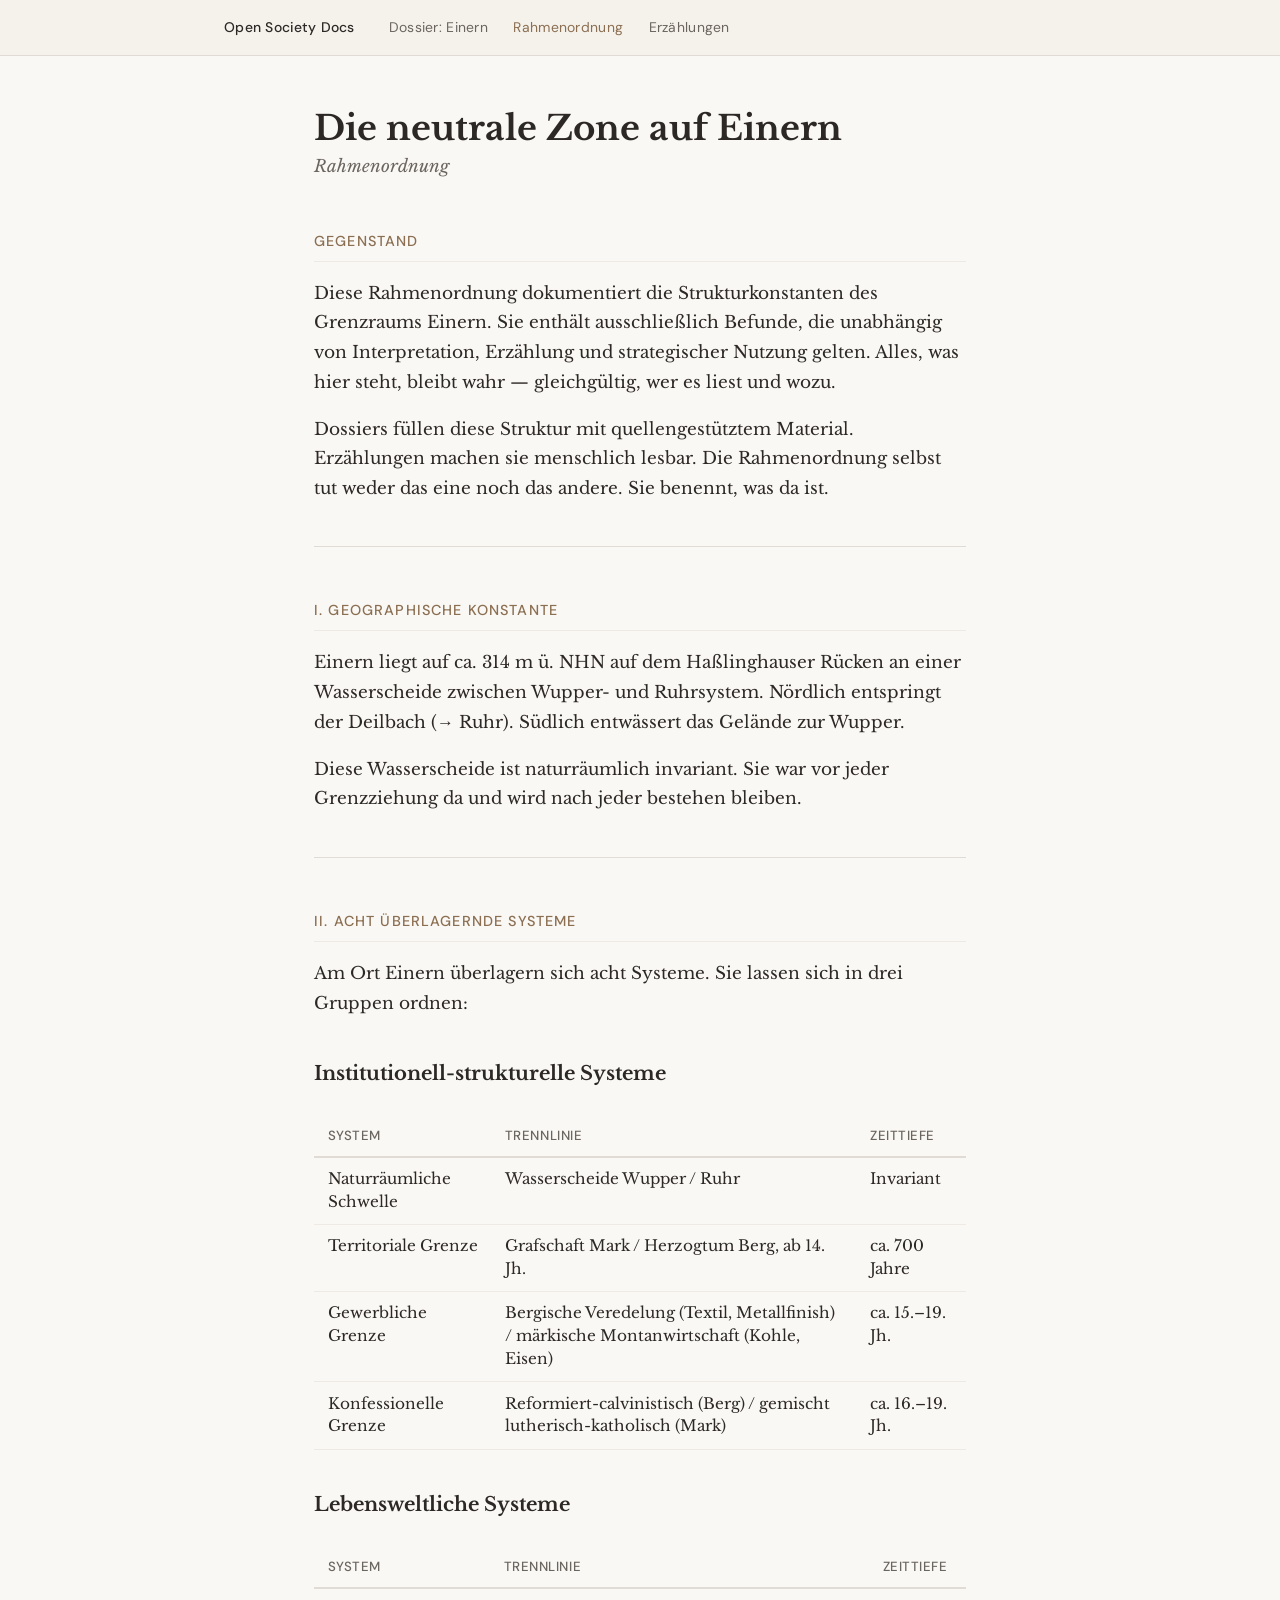
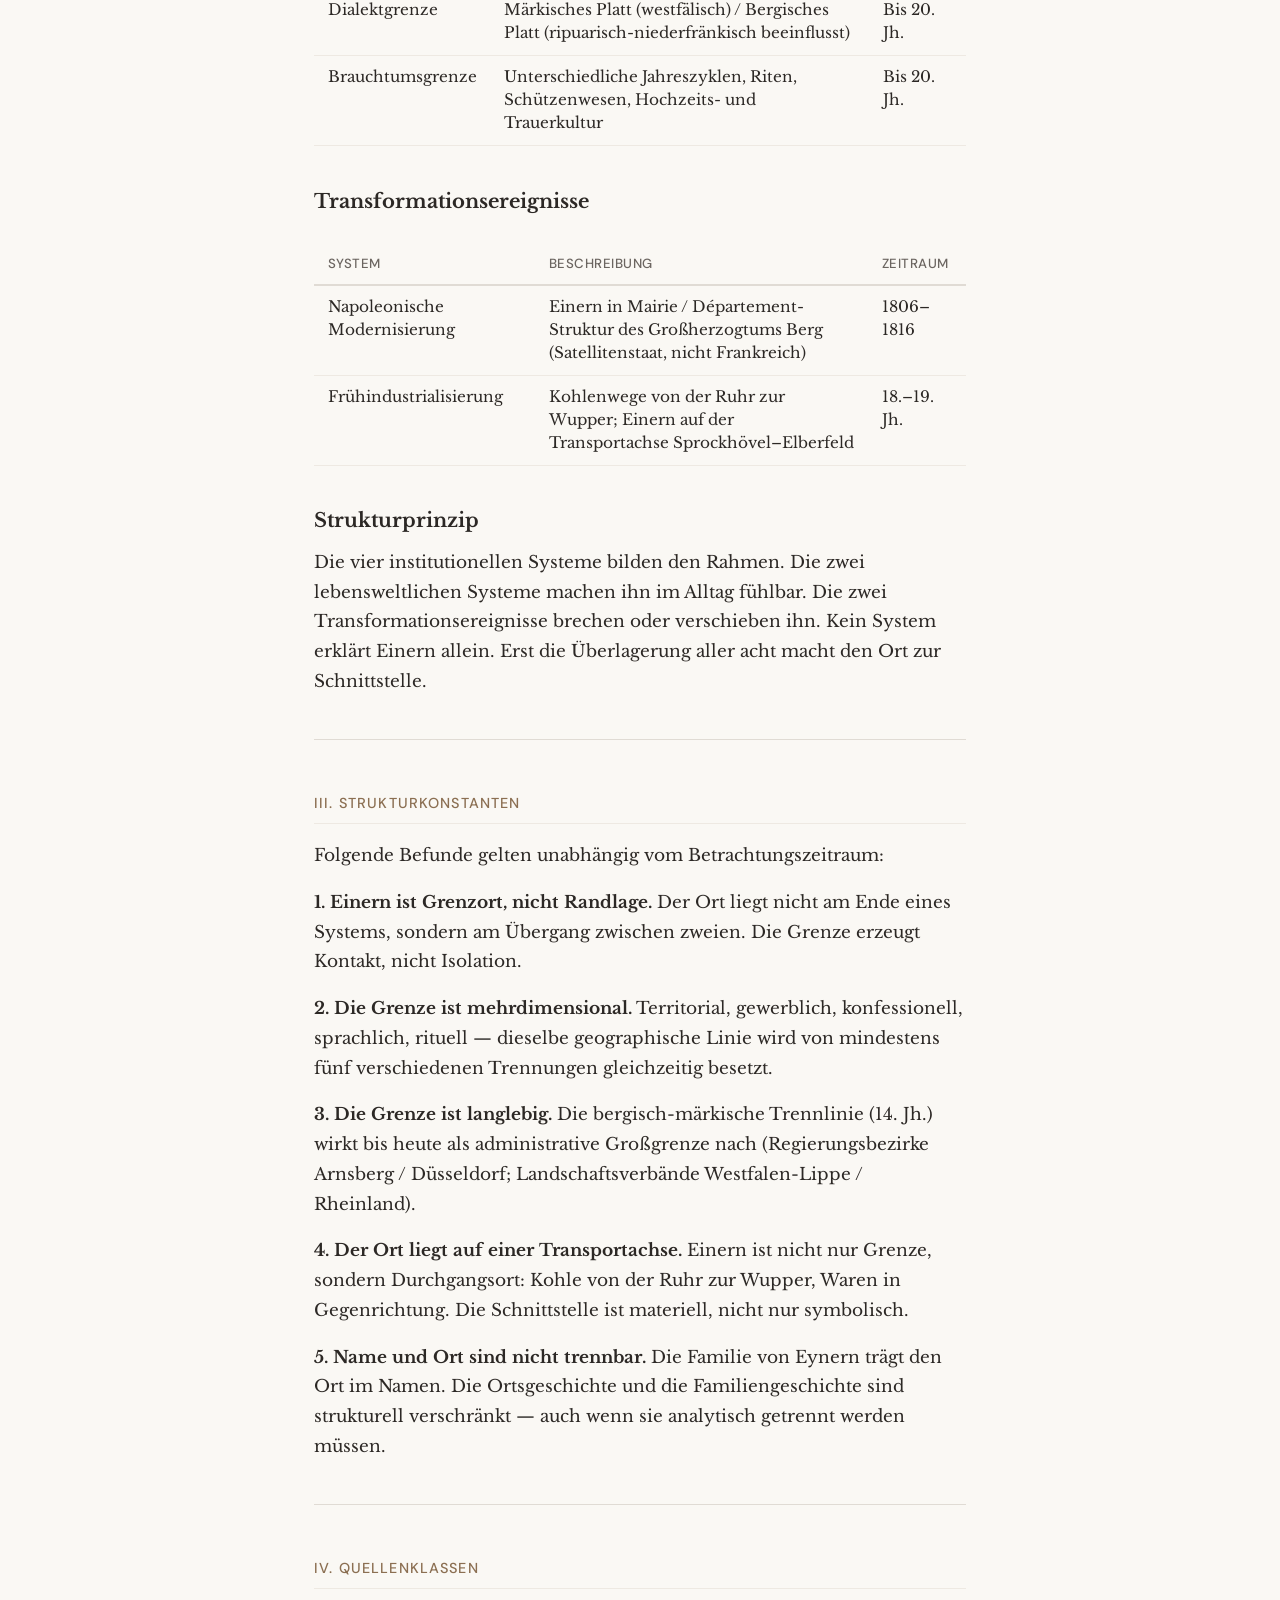
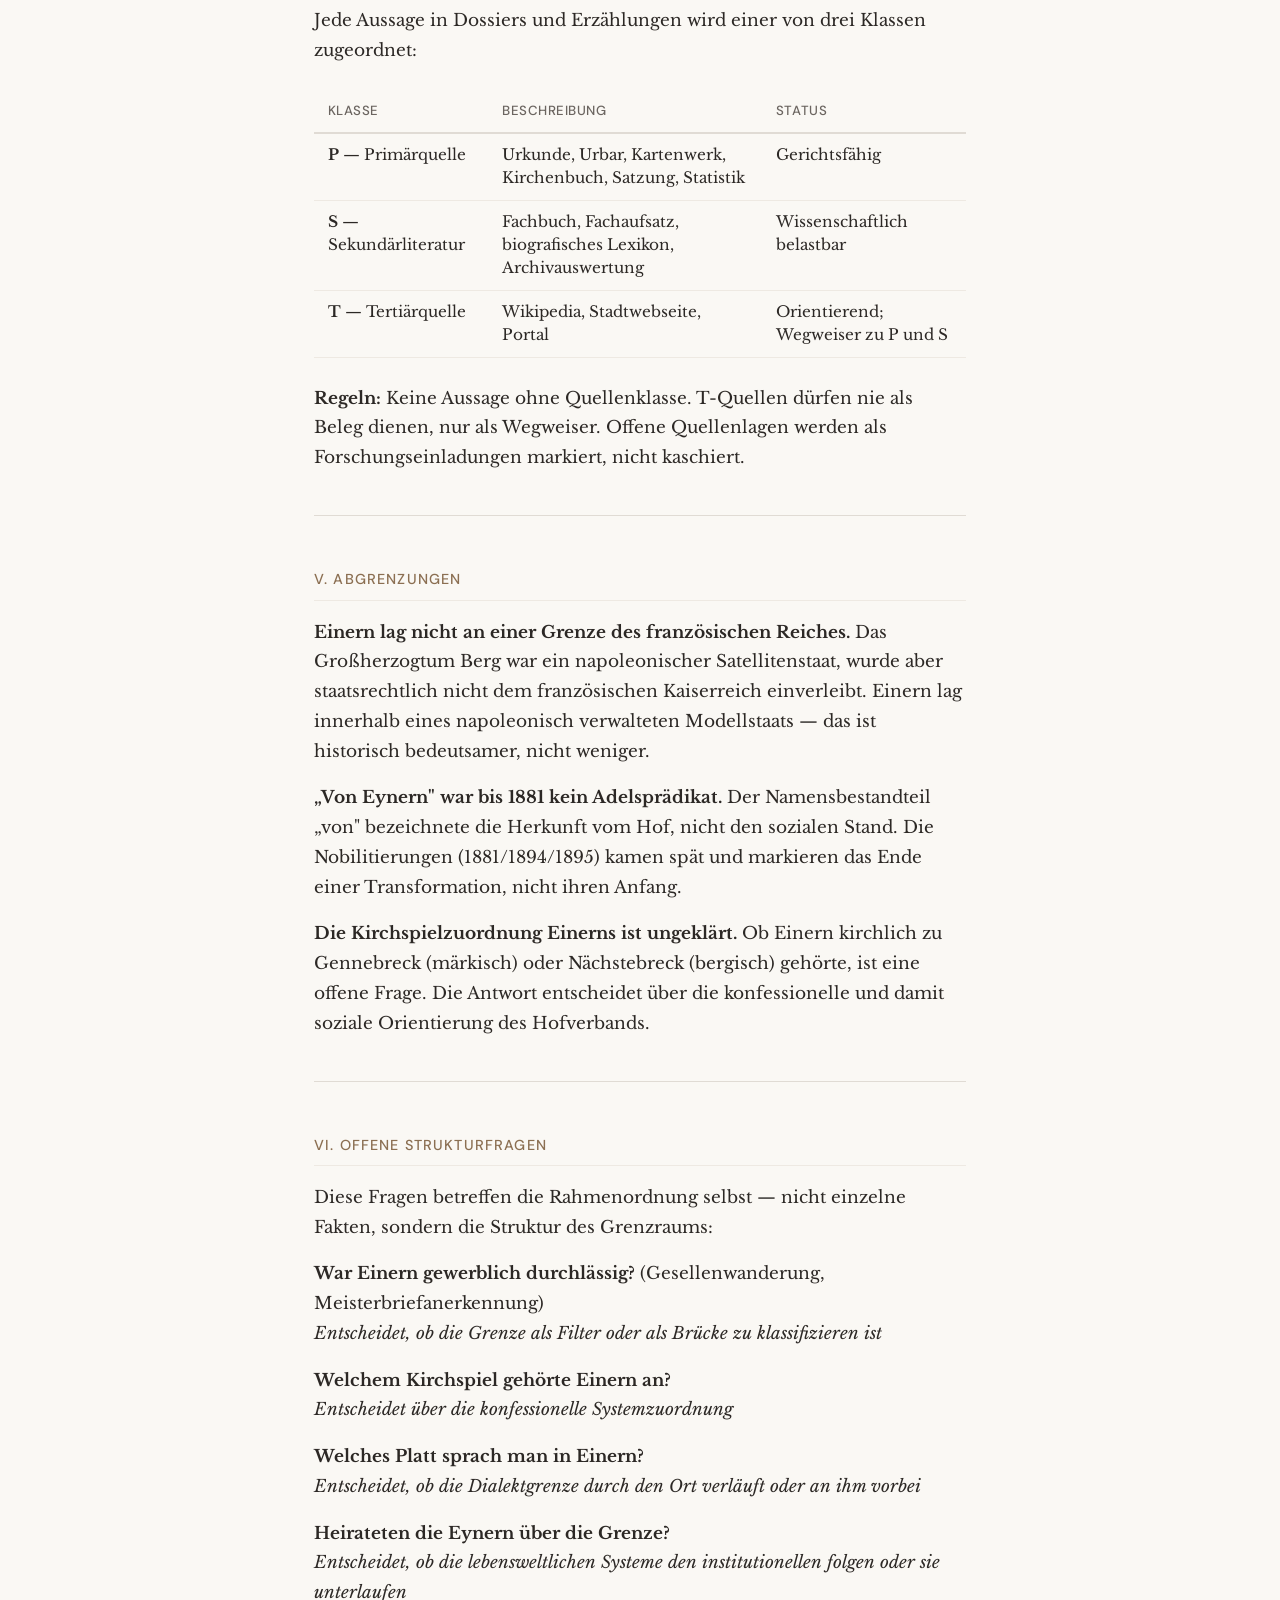
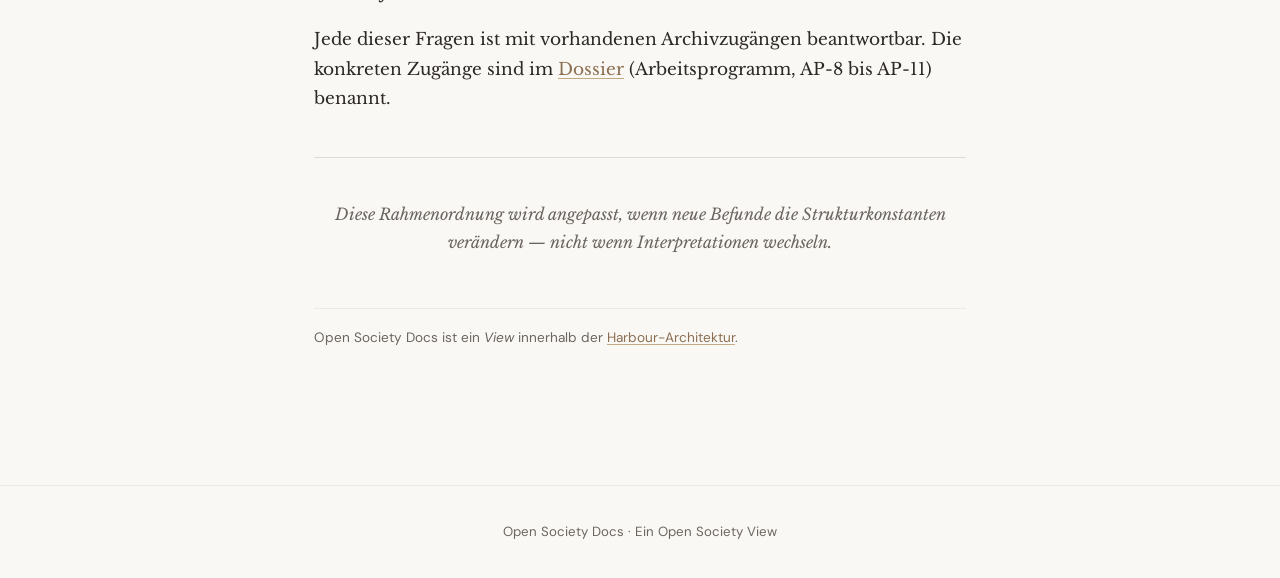
<file: rahmenordnung/einern.html>
<!DOCTYPE html>
<html lang="de">
<head>
  <meta charset="UTF-8">
  <meta name="viewport" content="width=device-width, initial-scale=1.0">
  <title>Die neutrale Zone auf Einern — Rahmenordnung — Open Society Docs</title>
  <link rel="stylesheet" href="../style.css">
</head>
<body>

<nav class="site-nav">
  <div class="nav-inner">
    <a href="../index.html" class="nav-title">Open Society Docs</a>
    <div class="nav-links">
      <a href="../dossier/einern.html">Dossier: Einern</a>
      <a href="../rahmenordnung/einern.html" class="active">Rahmenordnung</a>
      <a href="../erzaehlungen/derer-von-eynern.html">Erzählungen</a>
    </div>
  </div>
</nav>

<main>

  <h1>Die neutrale Zone auf Einern
    <span class="subtitle">Rahmenordnung</span>
  </h1>

  <h2>Gegenstand</h2>

  <p>Diese Rahmenordnung dokumentiert die Strukturkonstanten des Grenzraums Einern. Sie enthält ausschließlich Befunde, die unabhängig von Interpretation, Erzählung und strategischer Nutzung gelten. Alles, was hier steht, bleibt wahr — gleichgültig, wer es liest und wozu.</p>

  <p>Dossiers füllen diese Struktur mit quellengestütztem Material. Erzählungen machen sie menschlich lesbar. Die Rahmenordnung selbst tut weder das eine noch das andere. Sie benennt, was da ist.</p>

  <hr>

  <h2>I. Geographische Konstante</h2>

  <p>Einern liegt auf ca. 314&nbsp;m&nbsp;ü.&nbsp;NHN auf dem Haßlinghauser Rücken an einer Wasserscheide zwischen Wupper- und Ruhrsystem. Nördlich entspringt der Deilbach (→&nbsp;Ruhr). Südlich entwässert das Gelände zur Wupper.</p>

  <p>Diese Wasserscheide ist naturräumlich invariant. Sie war vor jeder Grenzziehung da und wird nach jeder bestehen bleiben.</p>

  <hr>

  <h2>II. Acht überlagernde Systeme</h2>

  <p>Am Ort Einern überlagern sich acht Systeme. Sie lassen sich in drei Gruppen ordnen:</p>

  <h3>Institutionell-strukturelle Systeme</h3>

  <div class="table-wrap">
    <table>
      <thead>
        <tr><th>System</th><th>Trennlinie</th><th>Zeittiefe</th></tr>
      </thead>
      <tbody>
        <tr><td>Naturräumliche Schwelle</td><td>Wasserscheide Wupper / Ruhr</td><td>Invariant</td></tr>
        <tr><td>Territoriale Grenze</td><td>Grafschaft Mark / Herzogtum Berg, ab 14. Jh.</td><td>ca. 700 Jahre</td></tr>
        <tr><td>Gewerbliche Grenze</td><td>Bergische Veredelung (Textil, Metallfinish) / märkische Montanwirtschaft (Kohle, Eisen)</td><td>ca. 15.–19. Jh.</td></tr>
        <tr><td>Konfessionelle Grenze</td><td>Reformiert-calvinistisch (Berg) / gemischt lutherisch-katholisch (Mark)</td><td>ca. 16.–19. Jh.</td></tr>
      </tbody>
    </table>
  </div>

  <h3>Lebensweltliche Systeme</h3>

  <div class="table-wrap">
    <table>
      <thead>
        <tr><th>System</th><th>Trennlinie</th><th>Zeittiefe</th></tr>
      </thead>
      <tbody>
        <tr><td>Dialektgrenze</td><td>Märkisches Platt (westfälisch) / Bergisches Platt (ripuarisch-niederfränkisch beeinflusst)</td><td>Bis 20. Jh.</td></tr>
        <tr><td>Brauchtumsgrenze</td><td>Unterschiedliche Jahreszyklen, Riten, Schützenwesen, Hochzeits- und Trauerkultur</td><td>Bis 20. Jh.</td></tr>
      </tbody>
    </table>
  </div>

  <h3>Transformationsereignisse</h3>

  <div class="table-wrap">
    <table>
      <thead>
        <tr><th>System</th><th>Beschreibung</th><th>Zeitraum</th></tr>
      </thead>
      <tbody>
        <tr><td>Napoleonische Modernisierung</td><td>Einern in Mairie / Département-Struktur des Großherzogtums Berg (Satellitenstaat, nicht Frankreich)</td><td>1806–1816</td></tr>
        <tr><td>Frühindustrialisierung</td><td>Kohlenwege von der Ruhr zur Wupper; Einern auf der Transportachse Sprockhövel–Elberfeld</td><td>18.–19. Jh.</td></tr>
      </tbody>
    </table>
  </div>

  <h3>Strukturprinzip</h3>

  <p>Die vier institutionellen Systeme bilden den Rahmen. Die zwei lebensweltlichen Systeme machen ihn im Alltag fühlbar. Die zwei Transformationsereignisse brechen oder verschieben ihn. Kein System erklärt Einern allein. Erst die Überlagerung aller acht macht den Ort zur Schnittstelle.</p>

  <hr>

  <h2>III. Strukturkonstanten</h2>

  <p>Folgende Befunde gelten unabhängig vom Betrachtungszeitraum:</p>

  <p><strong>1. Einern ist Grenzort, nicht Randlage.</strong> Der Ort liegt nicht am Ende eines Systems, sondern am Übergang zwischen zweien. Die Grenze erzeugt Kontakt, nicht Isolation.</p>

  <p><strong>2. Die Grenze ist mehrdimensional.</strong> Territorial, gewerblich, konfessionell, sprachlich, rituell — dieselbe geographische Linie wird von mindestens fünf verschiedenen Trennungen gleichzeitig besetzt.</p>

  <p><strong>3. Die Grenze ist langlebig.</strong> Die bergisch-märkische Trennlinie (14.&nbsp;Jh.) wirkt bis heute als administrative Großgrenze nach (Regierungsbezirke Arnsberg / Düsseldorf; Landschaftsverbände Westfalen-Lippe / Rheinland).</p>

  <p><strong>4. Der Ort liegt auf einer Transportachse.</strong> Einern ist nicht nur Grenze, sondern Durchgangsort: Kohle von der Ruhr zur Wupper, Waren in Gegenrichtung. Die Schnittstelle ist materiell, nicht nur symbolisch.</p>

  <p><strong>5. Name und Ort sind nicht trennbar.</strong> Die Familie von Eynern trägt den Ort im Namen. Die Ortsgeschichte und die Familiengeschichte sind strukturell verschränkt — auch wenn sie analytisch getrennt werden müssen.</p>

  <hr>

  <h2>IV. Quellenklassen</h2>

  <p>Jede Aussage in Dossiers und Erzählungen wird einer von drei Klassen zugeordnet:</p>

  <div class="table-wrap">
    <table>
      <thead>
        <tr><th>Klasse</th><th>Beschreibung</th><th>Status</th></tr>
      </thead>
      <tbody>
        <tr><td><strong>P</strong> — Primärquelle</td><td>Urkunde, Urbar, Kartenwerk, Kirchenbuch, Satzung, Statistik</td><td>Gerichtsfähig</td></tr>
        <tr><td><strong>S</strong> — Sekundärliteratur</td><td>Fachbuch, Fachaufsatz, biografisches Lexikon, Archivauswertung</td><td>Wissenschaftlich belastbar</td></tr>
        <tr><td><strong>T</strong> — Tertiärquelle</td><td>Wikipedia, Stadtwebseite, Portal</td><td>Orientierend; Wegweiser zu P und S</td></tr>
      </tbody>
    </table>
  </div>

  <p><strong>Regeln:</strong> Keine Aussage ohne Quellenklasse. T-Quellen dürfen nie als Beleg dienen, nur als Wegweiser. Offene Quellenlagen werden als Forschungseinladungen markiert, nicht kaschiert.</p>

  <hr>

  <h2>V. Abgrenzungen</h2>

  <p><strong>Einern lag nicht an einer Grenze des französischen Reiches.</strong> Das Großherzogtum Berg war ein napoleonischer Satellitenstaat, wurde aber staatsrechtlich nicht dem französischen Kaiserreich einverleibt. Einern lag innerhalb eines napoleonisch verwalteten Modellstaats — das ist historisch bedeutsamer, nicht weniger.</p>

  <p><strong>„Von Eynern" war bis 1881 kein Adelsprädikat.</strong> Der Namensbestandteil „von" bezeichnete die Herkunft vom Hof, nicht den sozialen Stand. Die Nobilitierungen (1881/1894/1895) kamen spät und markieren das Ende einer Transformation, nicht ihren Anfang.</p>

  <p><strong>Die Kirchspielzuordnung Einerns ist ungeklärt.</strong> Ob Einern kirchlich zu Gennebreck (märkisch) oder Nächstebreck (bergisch) gehörte, ist eine offene Frage. Die Antwort entscheidet über die konfessionelle und damit soziale Orientierung des Hofverbands.</p>

  <hr>

  <h2>VI. Offene Strukturfragen</h2>

  <p>Diese Fragen betreffen die Rahmenordnung selbst — nicht einzelne Fakten, sondern die Struktur des Grenzraums:</p>

  <p><strong>War Einern gewerblich durchlässig?</strong> (Gesellenwanderung, Meisterbriefanerkennung)<br>
  <em>Entscheidet, ob die Grenze als Filter oder als Brücke zu klassifizieren ist</em></p>

  <p><strong>Welchem Kirchspiel gehörte Einern an?</strong><br>
  <em>Entscheidet über die konfessionelle Systemzuordnung</em></p>

  <p><strong>Welches Platt sprach man in Einern?</strong><br>
  <em>Entscheidet, ob die Dialektgrenze durch den Ort verläuft oder an ihm vorbei</em></p>

  <p><strong>Heirateten die Eynern über die Grenze?</strong><br>
  <em>Entscheidet, ob die lebensweltlichen Systeme den institutionellen folgen oder sie unterlaufen</em></p>

  <p>Jede dieser Fragen ist mit vorhandenen Archivzugängen beantwortbar. Die konkreten Zugänge sind im <a href="../dossier/einern.html">Dossier</a> (Arbeitsprogramm, AP-8 bis AP-11) benannt.</p>

  <hr>

  <p class="epigraph">Diese Rahmenordnung wird angepasst, wenn neue Befunde die Strukturkonstanten verändern — nicht wenn Interpretationen wechseln.</p>

  <div class="harbour-ref">
    Open Society Docs ist ein <em>View</em> innerhalb der <a href="https://harbour-architecture.github.io/root/">Harbour-Architektur</a>.
  </div>

</main>

<footer>
  Open Society Docs · Ein Open Society View
</footer>

</body>
</html>
</file>
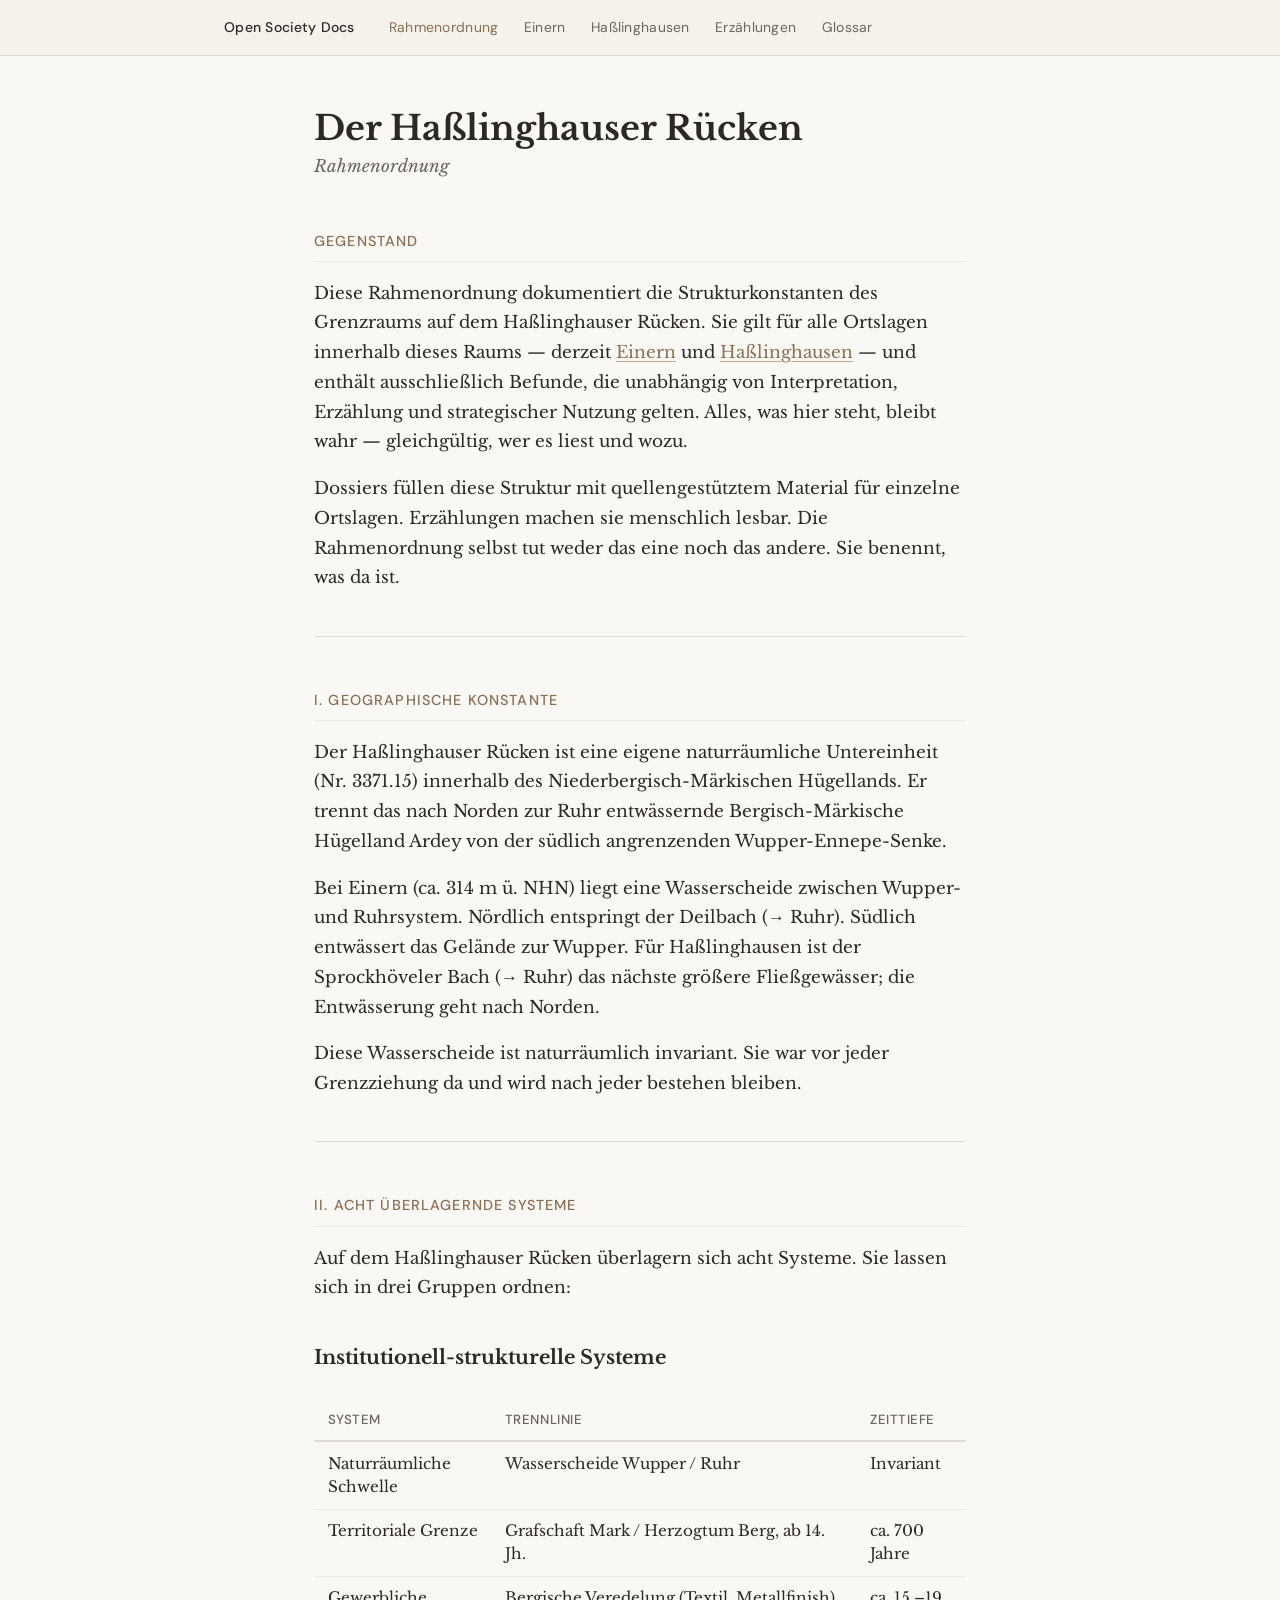
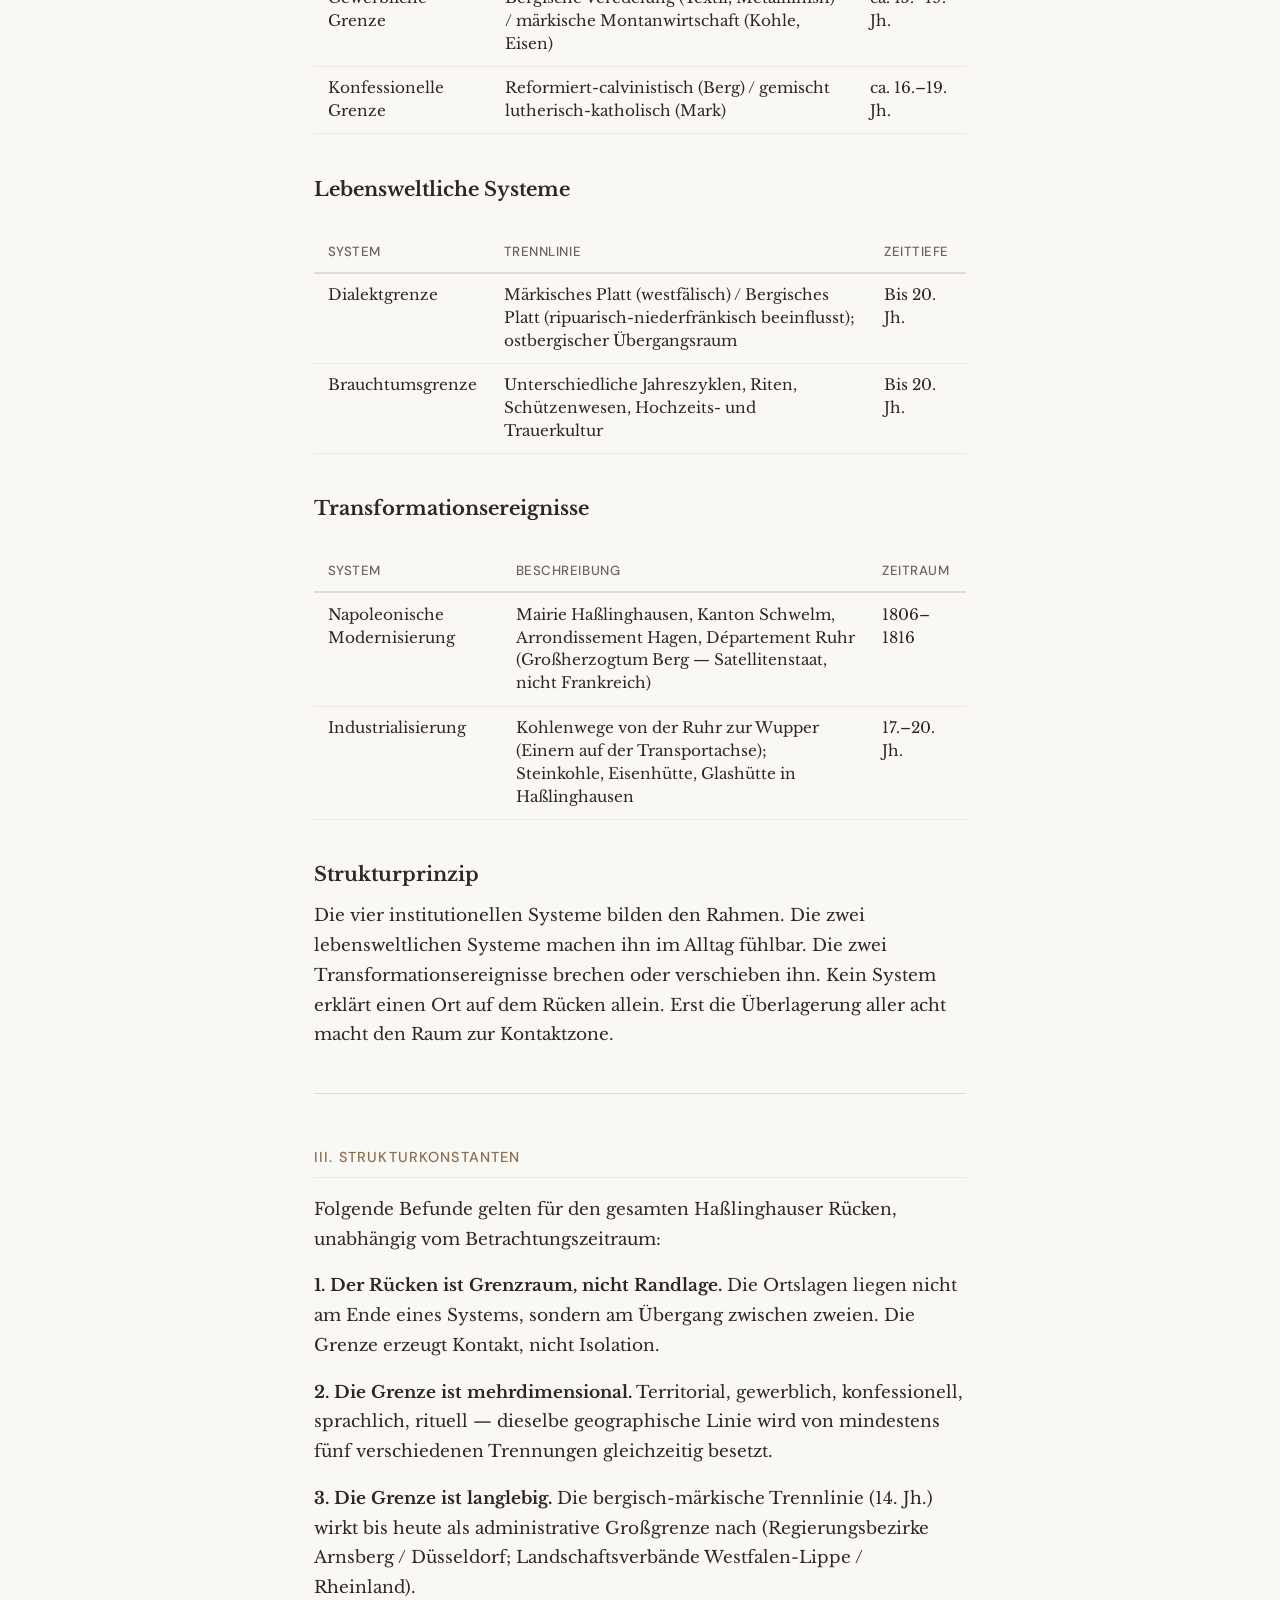
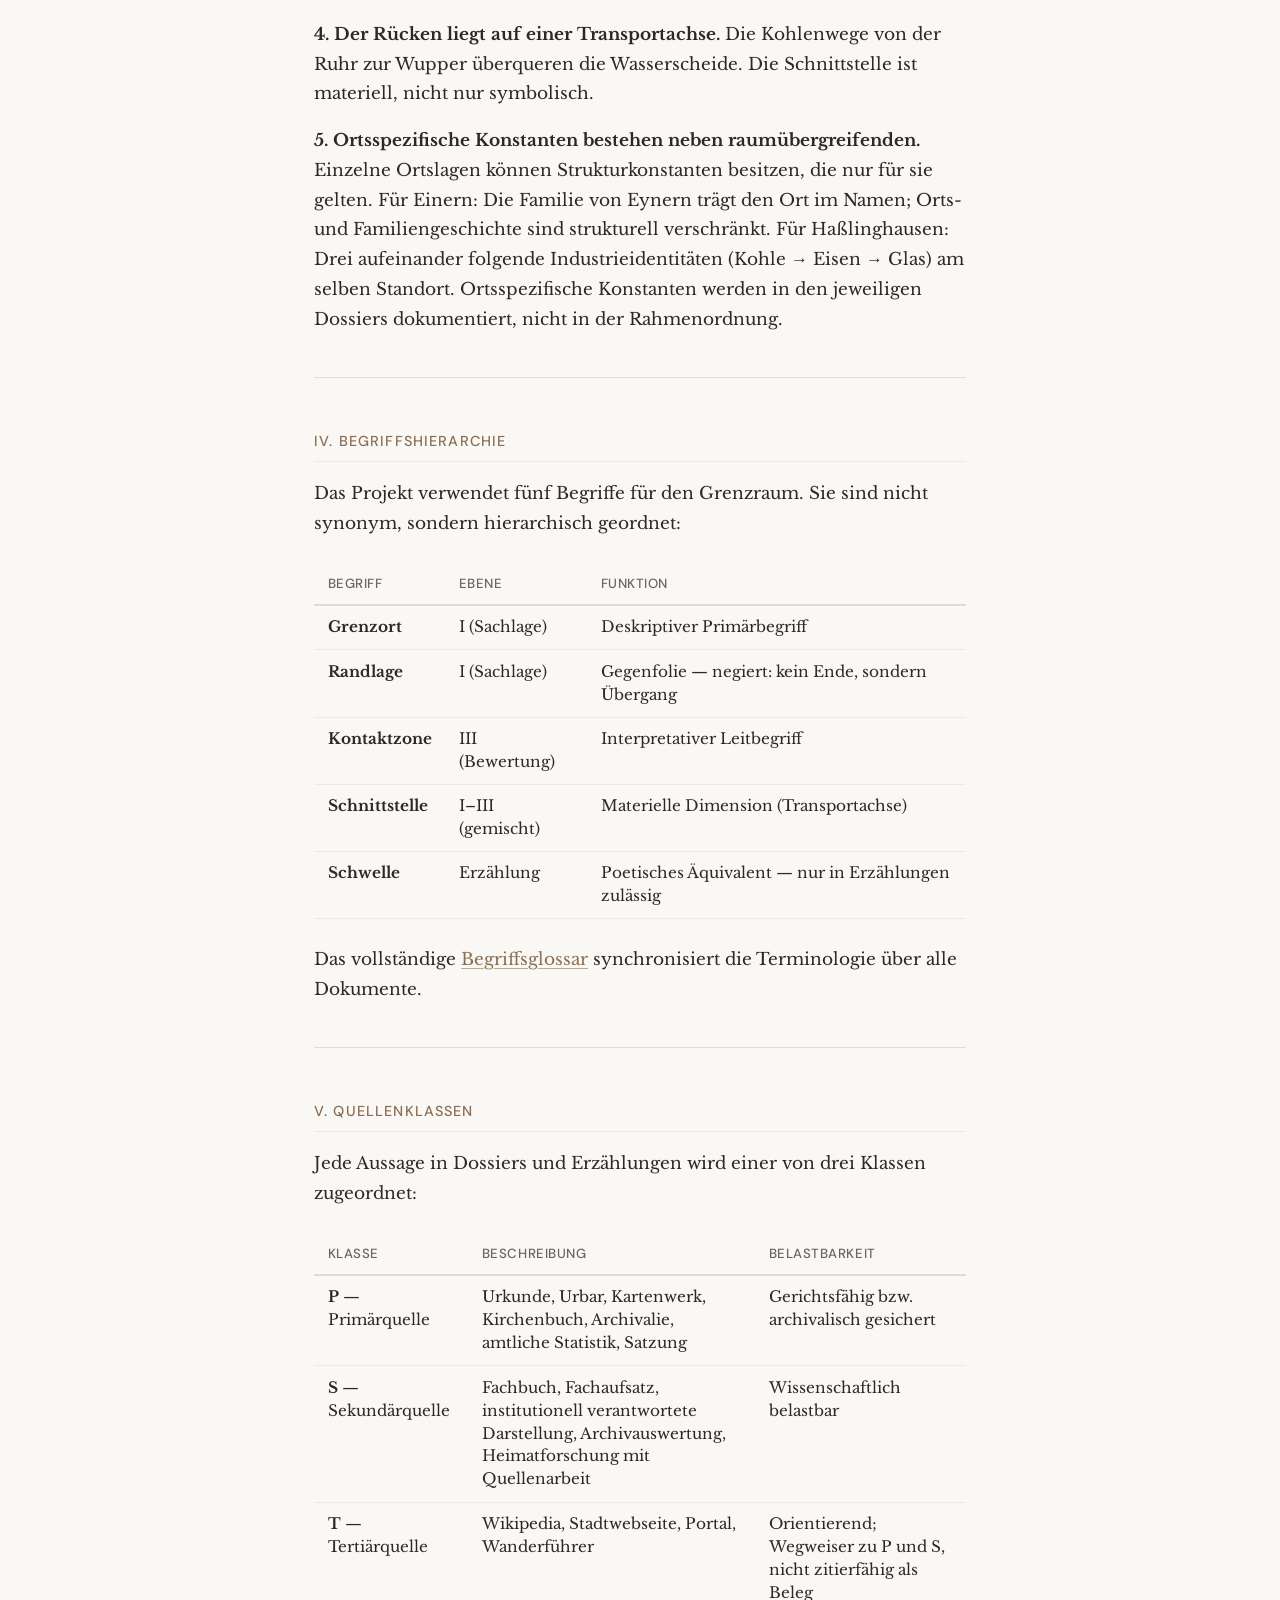
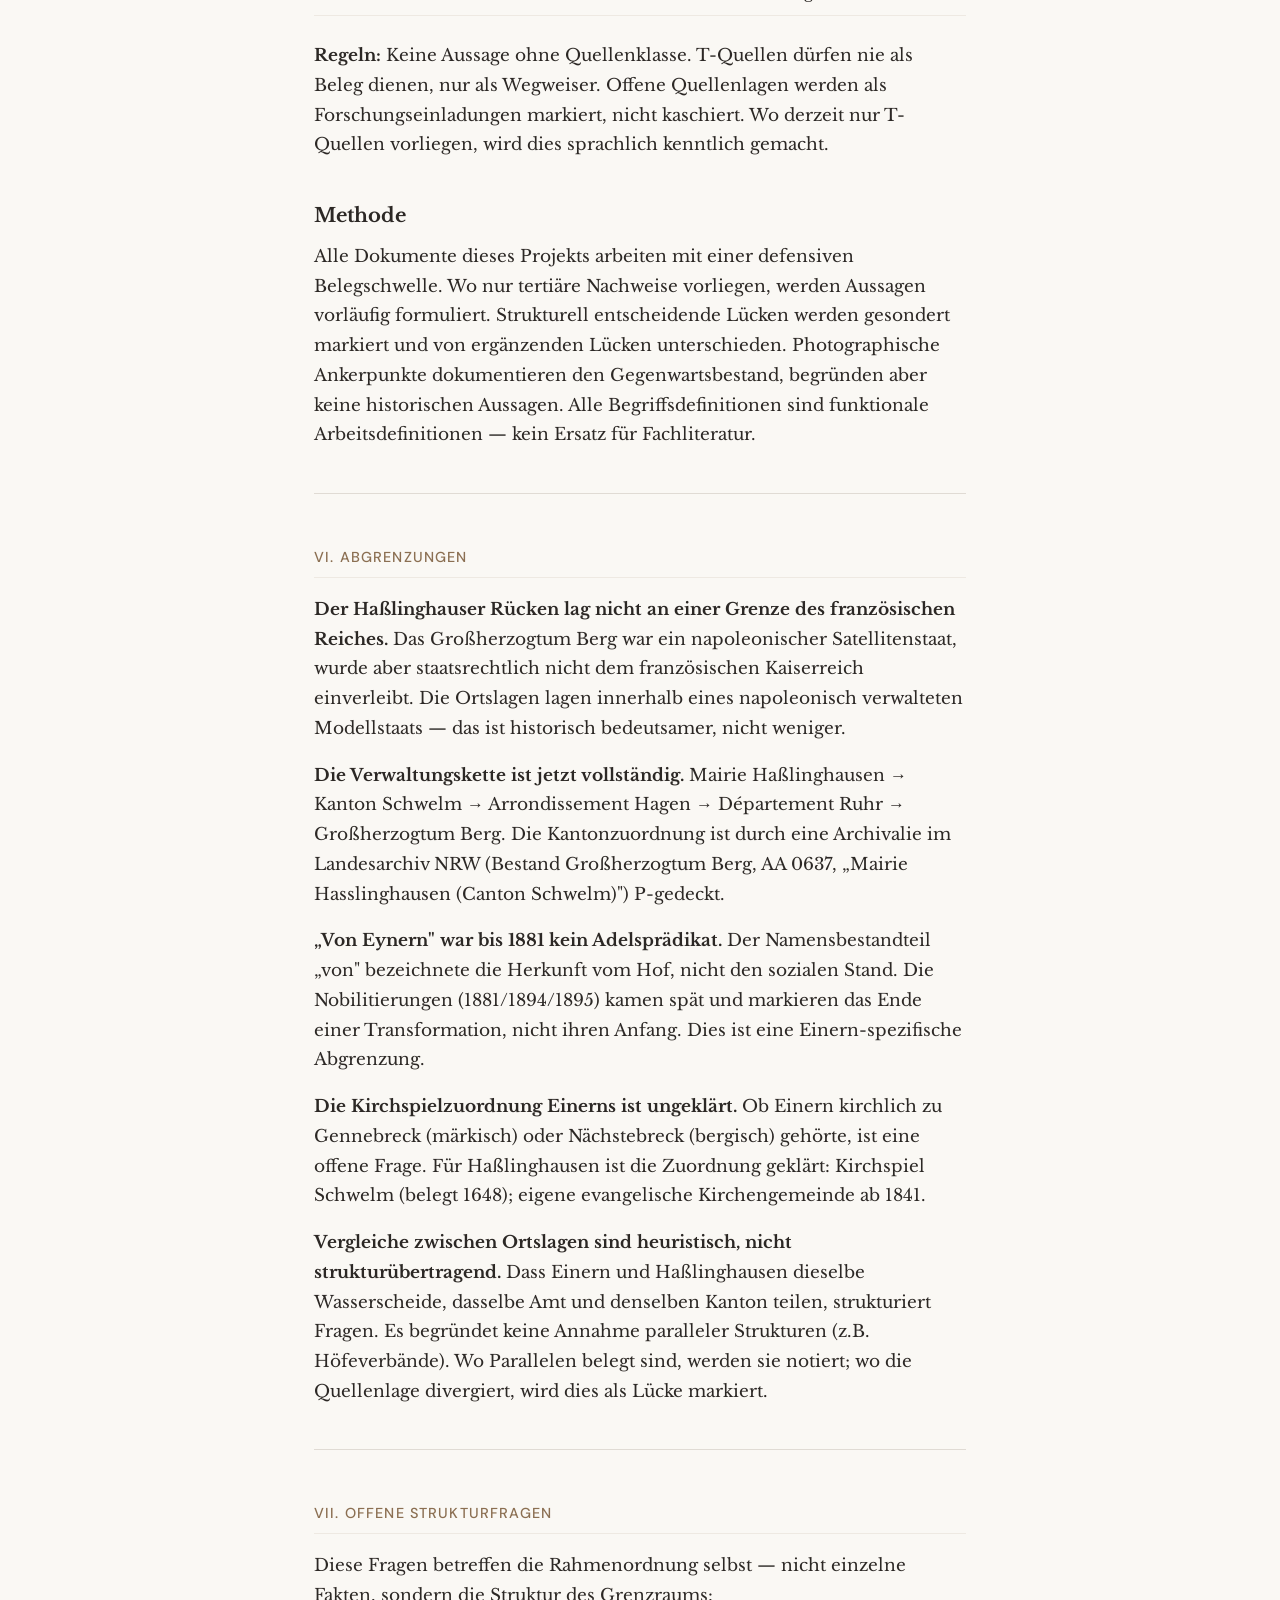
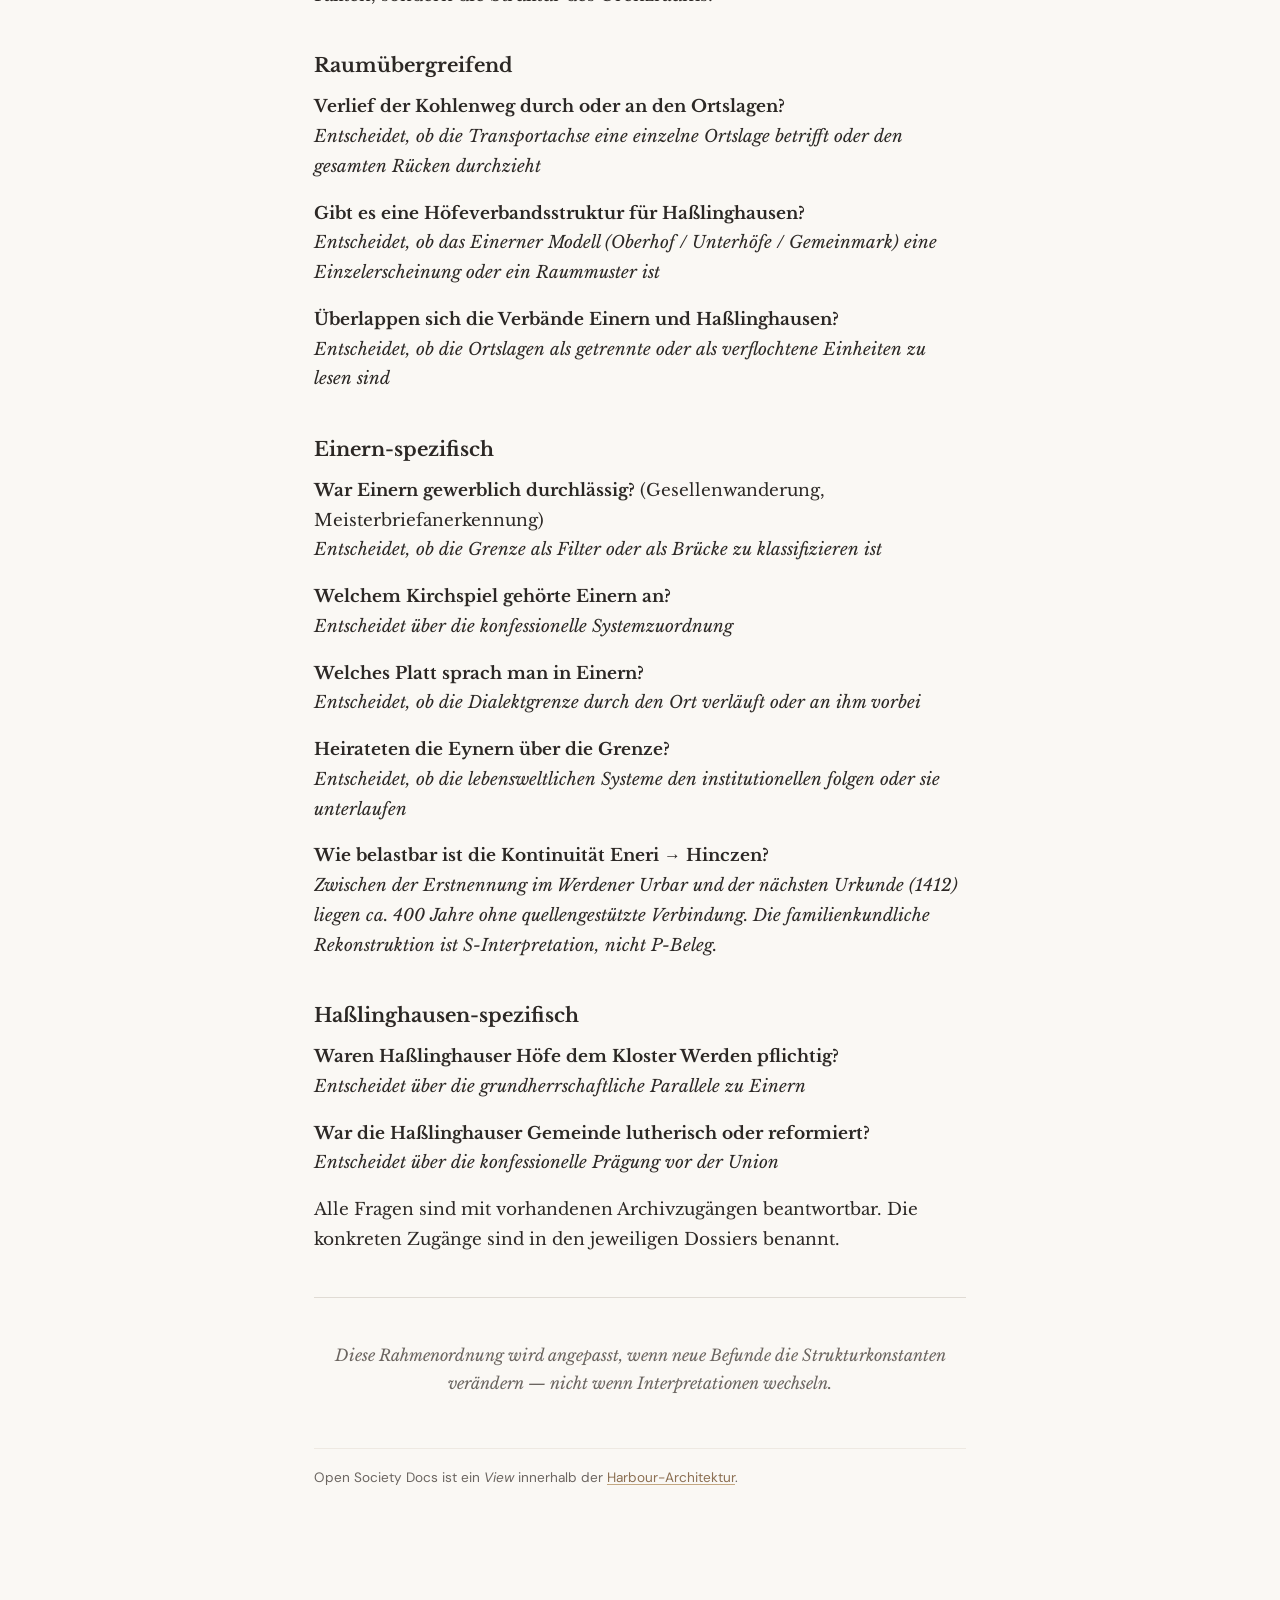
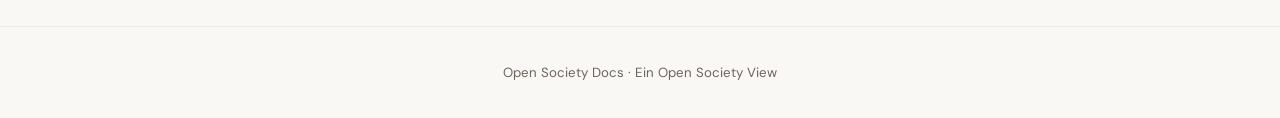
<file: rahmenordnung/hasslinghauser-ruecken.html>
<!DOCTYPE html>
<html lang="de">
<head>
  <meta charset="UTF-8">
  <meta name="viewport" content="width=device-width, initial-scale=1.0">
  <title>Der Haßlinghauser Rücken — Rahmenordnung — Open Society Docs</title>
  <link rel="stylesheet" href="../style.css">
</head>
<body>

<nav class="site-nav">
  <div class="nav-inner">
    <a href="../index.html" class="nav-title">Open Society Docs</a>
    <div class="nav-links">
      <a href="hasslinghauser-ruecken.html" class="active">Rahmenordnung</a>
      <a href="../dossier/einern.html">Einern</a>
      <a href="../dossier/hasslinghausen.html">Haßlinghausen</a>
      <a href="../erzaehlungen/derer-von-eynern.html">Erzählungen</a>
      <a href="../glossar/einern.html">Glossar</a>
    </div>
  </div>
</nav>

<main>

  <h1>Der Haßlinghauser Rücken
    <span class="subtitle">Rahmenordnung</span>
  </h1>

  <h2>Gegenstand</h2>

  <p>Diese Rahmenordnung dokumentiert die Strukturkonstanten des Grenzraums auf dem Haßlinghauser Rücken. Sie gilt für alle Ortslagen innerhalb dieses Raums — derzeit <a href="../dossier/einern.html">Einern</a> und <a href="../dossier/hasslinghausen.html">Haßlinghausen</a> — und enthält ausschließlich Befunde, die unabhängig von Interpretation, Erzählung und strategischer Nutzung gelten. Alles, was hier steht, bleibt wahr — gleichgültig, wer es liest und wozu.</p>

  <p>Dossiers füllen diese Struktur mit quellengestütztem Material für einzelne Ortslagen. Erzählungen machen sie menschlich lesbar. Die Rahmenordnung selbst tut weder das eine noch das andere. Sie benennt, was da ist.</p>

  <hr>

  <h2>I. Geographische Konstante</h2>

  <p>Der Haßlinghauser Rücken ist eine eigene naturräumliche Untereinheit (Nr. 3371.15) innerhalb des Niederbergisch-Märkischen Hügellands. Er trennt das nach Norden zur Ruhr entwässernde Bergisch-Märkische Hügelland Ardey von der südlich angrenzenden Wupper-Ennepe-Senke.</p>

  <p>Bei Einern (ca. 314&nbsp;m&nbsp;ü.&nbsp;NHN) liegt eine Wasserscheide zwischen Wupper- und Ruhrsystem. Nördlich entspringt der Deilbach (→&nbsp;Ruhr). Südlich entwässert das Gelände zur Wupper. Für Haßlinghausen ist der Sprockhöveler Bach (→&nbsp;Ruhr) das nächste größere Fließgewässer; die Entwässerung geht nach Norden.</p>

  <p>Diese Wasserscheide ist naturräumlich invariant. Sie war vor jeder Grenzziehung da und wird nach jeder bestehen bleiben.</p>

  <hr>

  <h2>II. Acht überlagernde Systeme</h2>

  <p>Auf dem Haßlinghauser Rücken überlagern sich acht Systeme. Sie lassen sich in drei Gruppen ordnen:</p>

  <h3>Institutionell-strukturelle Systeme</h3>

  <div class="table-wrap">
    <table>
      <thead>
        <tr><th>System</th><th>Trennlinie</th><th>Zeittiefe</th></tr>
      </thead>
      <tbody>
        <tr><td>Naturräumliche Schwelle</td><td>Wasserscheide Wupper / Ruhr</td><td>Invariant</td></tr>
        <tr><td>Territoriale Grenze</td><td>Grafschaft Mark / Herzogtum Berg, ab 14. Jh.</td><td>ca. 700 Jahre</td></tr>
        <tr><td>Gewerbliche Grenze</td><td>Bergische Veredelung (Textil, Metallfinish) / märkische Montanwirtschaft (Kohle, Eisen)</td><td>ca. 15.–19. Jh.</td></tr>
        <tr><td>Konfessionelle Grenze</td><td>Reformiert-calvinistisch (Berg) / gemischt lutherisch-katholisch (Mark)</td><td>ca. 16.–19. Jh.</td></tr>
      </tbody>
    </table>
  </div>

  <h3>Lebensweltliche Systeme</h3>

  <div class="table-wrap">
    <table>
      <thead>
        <tr><th>System</th><th>Trennlinie</th><th>Zeittiefe</th></tr>
      </thead>
      <tbody>
        <tr><td>Dialektgrenze</td><td>Märkisches Platt (westfälisch) / Bergisches Platt (ripuarisch-niederfränkisch beeinflusst); ostbergischer Übergangsraum</td><td>Bis 20. Jh.</td></tr>
        <tr><td>Brauchtumsgrenze</td><td>Unterschiedliche Jahreszyklen, Riten, Schützenwesen, Hochzeits- und Trauerkultur</td><td>Bis 20. Jh.</td></tr>
      </tbody>
    </table>
  </div>

  <h3>Transformationsereignisse</h3>

  <div class="table-wrap">
    <table>
      <thead>
        <tr><th>System</th><th>Beschreibung</th><th>Zeitraum</th></tr>
      </thead>
      <tbody>
        <tr><td>Napoleonische Modernisierung</td><td>Mairie Haßlinghausen, Kanton Schwelm, Arrondissement Hagen, Département Ruhr (Großherzogtum Berg — Satellitenstaat, nicht Frankreich)</td><td>1806–1816</td></tr>
        <tr><td>Industrialisierung</td><td>Kohlenwege von der Ruhr zur Wupper (Einern auf der Transportachse); Steinkohle, Eisenhütte, Glashütte in Haßlinghausen</td><td>17.–20. Jh.</td></tr>
      </tbody>
    </table>
  </div>

  <h3>Strukturprinzip</h3>

  <p>Die vier institutionellen Systeme bilden den Rahmen. Die zwei lebensweltlichen Systeme machen ihn im Alltag fühlbar. Die zwei Transformationsereignisse brechen oder verschieben ihn. Kein System erklärt einen Ort auf dem Rücken allein. Erst die Überlagerung aller acht macht den Raum zur Kontaktzone.</p>

  <hr>

  <h2>III. Strukturkonstanten</h2>

  <p>Folgende Befunde gelten für den gesamten Haßlinghauser Rücken, unabhängig vom Betrachtungszeitraum:</p>

  <p><strong>1. Der Rücken ist Grenzraum, nicht Randlage.</strong> Die Ortslagen liegen nicht am Ende eines Systems, sondern am Übergang zwischen zweien. Die Grenze erzeugt Kontakt, nicht Isolation.</p>

  <p><strong>2. Die Grenze ist mehrdimensional.</strong> Territorial, gewerblich, konfessionell, sprachlich, rituell — dieselbe geographische Linie wird von mindestens fünf verschiedenen Trennungen gleichzeitig besetzt.</p>

  <p><strong>3. Die Grenze ist langlebig.</strong> Die bergisch-märkische Trennlinie (14.&nbsp;Jh.) wirkt bis heute als administrative Großgrenze nach (Regierungsbezirke Arnsberg / Düsseldorf; Landschaftsverbände Westfalen-Lippe / Rheinland).</p>

  <p><strong>4. Der Rücken liegt auf einer Transportachse.</strong> Die Kohlenwege von der Ruhr zur Wupper überqueren die Wasserscheide. Die Schnittstelle ist materiell, nicht nur symbolisch.</p>

  <p><strong>5. Ortsspezifische Konstanten bestehen neben raumübergreifenden.</strong> Einzelne Ortslagen können Strukturkonstanten besitzen, die nur für sie gelten. Für Einern: Die Familie von Eynern trägt den Ort im Namen; Orts- und Familiengeschichte sind strukturell verschränkt. Für Haßlinghausen: Drei aufeinander folgende Industrieidentitäten (Kohle → Eisen → Glas) am selben Standort. Ortsspezifische Konstanten werden in den jeweiligen Dossiers dokumentiert, nicht in der Rahmenordnung.</p>

  <hr>

  <h2>IV. Begriffshierarchie</h2>

  <p>Das Projekt verwendet fünf Begriffe für den Grenzraum. Sie sind nicht synonym, sondern hierarchisch geordnet:</p>

  <div class="table-wrap">
    <table>
      <thead>
        <tr><th>Begriff</th><th>Ebene</th><th>Funktion</th></tr>
      </thead>
      <tbody>
        <tr><td><strong>Grenzort</strong></td><td>I (Sachlage)</td><td>Deskriptiver Primärbegriff</td></tr>
        <tr><td><strong>Randlage</strong></td><td>I (Sachlage)</td><td>Gegenfolie — negiert: kein Ende, sondern Übergang</td></tr>
        <tr><td><strong>Kontaktzone</strong></td><td>III (Bewertung)</td><td>Interpretativer Leitbegriff</td></tr>
        <tr><td><strong>Schnittstelle</strong></td><td>I–III (gemischt)</td><td>Materielle Dimension (Transportachse)</td></tr>
        <tr><td><strong>Schwelle</strong></td><td>Erzählung</td><td>Poetisches Äquivalent — nur in Erzählungen zulässig</td></tr>
      </tbody>
    </table>
  </div>

  <p>Das vollständige <a href="../glossar/einern.html">Begriffsglossar</a> synchronisiert die Terminologie über alle Dokumente.</p>

  <hr>

  <h2>V. Quellenklassen</h2>

  <p>Jede Aussage in Dossiers und Erzählungen wird einer von drei Klassen zugeordnet:</p>

  <div class="table-wrap">
    <table>
      <thead>
        <tr><th>Klasse</th><th>Beschreibung</th><th>Belastbarkeit</th></tr>
      </thead>
      <tbody>
        <tr><td><strong>P</strong> — Primärquelle</td><td>Urkunde, Urbar, Kartenwerk, Kirchenbuch, Archivalie, amtliche Statistik, Satzung</td><td>Gerichtsfähig bzw. archivalisch gesichert</td></tr>
        <tr><td><strong>S</strong> — Sekundärquelle</td><td>Fachbuch, Fachaufsatz, institutionell verantwortete Darstellung, Archivauswertung, Heimatforschung mit Quellenarbeit</td><td>Wissenschaftlich belastbar</td></tr>
        <tr><td><strong>T</strong> — Tertiärquelle</td><td>Wikipedia, Stadtwebseite, Portal, Wanderführer</td><td>Orientierend; Wegweiser zu P und S, nicht zitierfähig als Beleg</td></tr>
      </tbody>
    </table>
  </div>

  <p><strong>Regeln:</strong> Keine Aussage ohne Quellenklasse. T-Quellen dürfen nie als Beleg dienen, nur als Wegweiser. Offene Quellenlagen werden als Forschungseinladungen markiert, nicht kaschiert. Wo derzeit nur T-Quellen vorliegen, wird dies sprachlich kenntlich gemacht.</p>

  <h3>Methode</h3>

  <p>Alle Dokumente dieses Projekts arbeiten mit einer defensiven Belegschwelle. Wo nur tertiäre Nachweise vorliegen, werden Aussagen vorläufig formuliert. Strukturell entscheidende Lücken werden gesondert markiert und von ergänzenden Lücken unterschieden. Photographische Ankerpunkte dokumentieren den Gegenwartsbestand, begründen aber keine historischen Aussagen. Alle Begriffsdefinitionen sind funktionale Arbeitsdefinitionen — kein Ersatz für Fachliteratur.</p>

  <hr>

  <h2>VI. Abgrenzungen</h2>

  <p><strong>Der Haßlinghauser Rücken lag nicht an einer Grenze des französischen Reiches.</strong> Das Großherzogtum Berg war ein napoleonischer Satellitenstaat, wurde aber staatsrechtlich nicht dem französischen Kaiserreich einverleibt. Die Ortslagen lagen innerhalb eines napoleonisch verwalteten Modellstaats — das ist historisch bedeutsamer, nicht weniger.</p>

  <p><strong>Die Verwaltungskette ist jetzt vollständig.</strong> Mairie Haßlinghausen → Kanton Schwelm → Arrondissement Hagen → Département Ruhr → Großherzogtum Berg. Die Kantonzuordnung ist durch eine Archivalie im Landesarchiv NRW (Bestand Großherzogtum Berg, AA 0637, „Mairie Hasslinghausen (Canton Schwelm)") P-gedeckt.</p>

  <p><strong>„Von Eynern" war bis 1881 kein Adelsprädikat.</strong> Der Namensbestandteil „von" bezeichnete die Herkunft vom Hof, nicht den sozialen Stand. Die Nobilitierungen (1881/1894/1895) kamen spät und markieren das Ende einer Transformation, nicht ihren Anfang. Dies ist eine Einern-spezifische Abgrenzung.</p>

  <p><strong>Die Kirchspielzuordnung Einerns ist ungeklärt.</strong> Ob Einern kirchlich zu Gennebreck (märkisch) oder Nächstebreck (bergisch) gehörte, ist eine offene Frage. Für Haßlinghausen ist die Zuordnung geklärt: Kirchspiel Schwelm (belegt 1648); eigene evangelische Kirchengemeinde ab 1841.</p>

  <p><strong>Vergleiche zwischen Ortslagen sind heuristisch, nicht strukturübertragend.</strong> Dass Einern und Haßlinghausen dieselbe Wasserscheide, dasselbe Amt und denselben Kanton teilen, strukturiert Fragen. Es begründet keine Annahme paralleler Strukturen (z.B. Höfeverbände). Wo Parallelen belegt sind, werden sie notiert; wo die Quellenlage divergiert, wird dies als Lücke markiert.</p>

  <hr>

  <h2>VII. Offene Strukturfragen</h2>

  <p>Diese Fragen betreffen die Rahmenordnung selbst — nicht einzelne Fakten, sondern die Struktur des Grenzraums:</p>

  <h3>Raumübergreifend</h3>

  <p><strong>Verlief der Kohlenweg durch oder an den Ortslagen?</strong><br>
  <em>Entscheidet, ob die Transportachse eine einzelne Ortslage betrifft oder den gesamten Rücken durchzieht</em></p>

  <p><strong>Gibt es eine Höfeverbandsstruktur für Haßlinghausen?</strong><br>
  <em>Entscheidet, ob das Einerner Modell (Oberhof / Unterhöfe / Gemeinmark) eine Einzelerscheinung oder ein Raummuster ist</em></p>

  <p><strong>Überlappen sich die Verbände Einern und Haßlinghausen?</strong><br>
  <em>Entscheidet, ob die Ortslagen als getrennte oder als verflochtene Einheiten zu lesen sind</em></p>

  <h3>Einern-spezifisch</h3>

  <p><strong>War Einern gewerblich durchlässig?</strong> (Gesellenwanderung, Meisterbriefanerkennung)<br>
  <em>Entscheidet, ob die Grenze als Filter oder als Brücke zu klassifizieren ist</em></p>

  <p><strong>Welchem Kirchspiel gehörte Einern an?</strong><br>
  <em>Entscheidet über die konfessionelle Systemzuordnung</em></p>

  <p><strong>Welches Platt sprach man in Einern?</strong><br>
  <em>Entscheidet, ob die Dialektgrenze durch den Ort verläuft oder an ihm vorbei</em></p>

  <p><strong>Heirateten die Eynern über die Grenze?</strong><br>
  <em>Entscheidet, ob die lebensweltlichen Systeme den institutionellen folgen oder sie unterlaufen</em></p>

  <p><strong>Wie belastbar ist die Kontinuität Eneri → Hinczen?</strong><br>
  <em>Zwischen der Erstnennung im Werdener Urbar und der nächsten Urkunde (1412) liegen ca. 400 Jahre ohne quellengestützte Verbindung. Die familienkundliche Rekonstruktion ist S-Interpretation, nicht P-Beleg.</em></p>

  <h3>Haßlinghausen-spezifisch</h3>

  <p><strong>Waren Haßlinghauser Höfe dem Kloster Werden pflichtig?</strong><br>
  <em>Entscheidet über die grundherrschaftliche Parallele zu Einern</em></p>

  <p><strong>War die Haßlinghauser Gemeinde lutherisch oder reformiert?</strong><br>
  <em>Entscheidet über die konfessionelle Prägung vor der Union</em></p>

  <p>Alle Fragen sind mit vorhandenen Archivzugängen beantwortbar. Die konkreten Zugänge sind in den jeweiligen Dossiers benannt.</p>

  <hr>

  <p class="epigraph">Diese Rahmenordnung wird angepasst, wenn neue Befunde die Strukturkonstanten verändern — nicht wenn Interpretationen wechseln.</p>

  <div class="harbour-ref">
    Open Society Docs ist ein <em>View</em> innerhalb der <a href="https://harbour-architecture.github.io/root/">Harbour-Architektur</a>.
  </div>

</main>

<footer>
  Open Society Docs · Ein Open Society View
</footer>

</body>
</html>
</file>
<file: style.css>
/* Open Society Docs — Stylesheet */
/* Editorial/literary design. Quiet, confident, warm. */

@import url('https://fonts.googleapis.com/css2?family=Libre+Baskerville:ital,wght@0,400;0,700;1,400&family=DM+Sans:ital,opsz,wght@0,9..40,300;0,9..40,400;0,9..40,500;1,9..40,400&display=swap');

:root {
  --color-bg: #faf8f4;
  --color-text: #2c2825;
  --color-text-muted: #6b6560;
  --color-accent: #8b6f52;
  --color-accent-light: #c4a882;
  --color-border: #e0dbd4;
  --color-border-light: #eee9e2;
  --color-highlight: #f3efe8;
  --color-nav-bg: #f5f2ec;
  --font-body: 'Libre Baskerville', Georgia, 'Times New Roman', serif;
  --font-ui: 'DM Sans', -apple-system, BlinkMacSystemFont, sans-serif;
  --max-width: 720px;
  --max-width-wide: 900px;
}

*, *::before, *::after {
  box-sizing: border-box;
  margin: 0;
  padding: 0;
}

html {
  font-size: 17px;
  scroll-behavior: smooth;
}

body {
  font-family: var(--font-body);
  color: var(--color-text);
  background-color: var(--color-bg);
  line-height: 1.75;
  -webkit-font-smoothing: antialiased;
  -moz-osx-font-smoothing: grayscale;
}

/* ─── Navigation ─── */

nav.site-nav {
  font-family: var(--font-ui);
  font-size: 0.82rem;
  font-weight: 400;
  letter-spacing: 0.02em;
  border-bottom: 1px solid var(--color-border);
  background: var(--color-nav-bg);
  position: sticky;
  top: 0;
  z-index: 100;
}

nav.site-nav .nav-inner {
  max-width: var(--max-width-wide);
  margin: 0 auto;
  padding: 0.9rem 2rem;
  display: flex;
  align-items: baseline;
  gap: 2rem;
  flex-wrap: wrap;
}

nav.site-nav .nav-title {
  font-weight: 500;
  color: var(--color-text);
  text-decoration: none;
  white-space: nowrap;
}

nav.site-nav .nav-links {
  display: flex;
  gap: 1.5rem;
  flex-wrap: wrap;
}

nav.site-nav .nav-links a {
  color: var(--color-text-muted);
  text-decoration: none;
  transition: color 0.2s;
  white-space: nowrap;
}

nav.site-nav .nav-links a:hover,
nav.site-nav .nav-links a.active {
  color: var(--color-accent);
}

/* ─── Main content ─── */

main {
  max-width: var(--max-width);
  margin: 0 auto;
  padding: 3rem 2rem 5rem;
}

main.wide {
  max-width: var(--max-width-wide);
}

/* ─── Typography ─── */

h1 {
  font-family: var(--font-body);
  font-size: 2rem;
  font-weight: 700;
  line-height: 1.25;
  margin-bottom: 0.5rem;
  color: var(--color-text);
}

h1 .subtitle {
  display: block;
  font-size: 1rem;
  font-weight: 400;
  font-style: italic;
  color: var(--color-text-muted);
  margin-top: 0.4rem;
}

h2 {
  font-family: var(--font-ui);
  font-size: 0.85rem;
  font-weight: 500;
  letter-spacing: 0.08em;
  text-transform: uppercase;
  color: var(--color-accent);
  margin-top: 3rem;
  margin-bottom: 1rem;
  padding-bottom: 0.4rem;
  border-bottom: 1px solid var(--color-border-light);
}

h3 {
  font-family: var(--font-body);
  font-size: 1.15rem;
  font-weight: 700;
  margin-top: 2.2rem;
  margin-bottom: 0.6rem;
  color: var(--color-text);
}

h4 {
  font-family: var(--font-body);
  font-size: 1rem;
  font-weight: 700;
  margin-top: 1.8rem;
  margin-bottom: 0.5rem;
  color: var(--color-text);
}

p {
  margin-bottom: 1rem;
}

em {
  font-style: italic;
}

strong {
  font-weight: 700;
}

a {
  color: var(--color-accent);
  text-decoration: underline;
  text-decoration-color: var(--color-accent-light);
  text-underline-offset: 0.15em;
  transition: color 0.2s, text-decoration-color 0.2s;
}

a:hover {
  color: var(--color-text);
  text-decoration-color: var(--color-text);
}

blockquote {
  border-left: 3px solid var(--color-accent-light);
  padding: 0.8rem 1.2rem;
  margin: 1.5rem 0;
  background: var(--color-highlight);
  font-style: italic;
  color: var(--color-text-muted);
}

hr {
  border: none;
  border-top: 1px solid var(--color-border);
  margin: 2.5rem 0;
}

/* ─── Lists ─── */

ul, ol {
  margin: 0.8rem 0 1rem 1.5rem;
}

li {
  margin-bottom: 0.35rem;
}

/* ─── Lead paragraph ─── */

.lead {
  font-size: 1.1rem;
  line-height: 1.8;
  color: var(--color-text-muted);
  margin-bottom: 1.5rem;
  font-style: italic;
}

/* ─── Epigraph / motto ─── */

.epigraph {
  font-style: italic;
  color: var(--color-text-muted);
  text-align: center;
  margin: 2rem 0 3rem;
  font-size: 0.95rem;
}

/* ─── Principles list (landing page) ─── */

.principle {
  margin-bottom: 1rem;
}

.principle strong {
  color: var(--color-accent);
}

/* ─── Status box ─── */

.status-box {
  background: var(--color-highlight);
  border: 1px solid var(--color-border-light);
  padding: 1.2rem 1.5rem;
  margin: 2rem 0;
  font-family: var(--font-ui);
  font-size: 0.88rem;
  line-height: 1.6;
  color: var(--color-text-muted);
}

/* ─── Research invitation ─── */

.research-invitation {
  background: var(--color-highlight);
  border-left: 3px solid var(--color-accent-light);
  padding: 1rem 1.3rem;
  margin: 1.2rem 0 1.5rem;
  font-size: 0.92rem;
  line-height: 1.7;
}

.research-invitation::before {
  content: '🔍';
  display: block;
  margin-bottom: 0.3rem;
}

/* ─── Tables ─── */

.table-wrap {
  overflow-x: auto;
  margin: 1.5rem 0;
}

table {
  width: 100%;
  border-collapse: collapse;
  font-size: 0.9rem;
  line-height: 1.5;
}

th {
  font-family: var(--font-ui);
  font-size: 0.78rem;
  font-weight: 500;
  letter-spacing: 0.04em;
  text-transform: uppercase;
  text-align: left;
  padding: 0.6rem 0.8rem;
  border-bottom: 2px solid var(--color-border);
  color: var(--color-text-muted);
}

td {
  padding: 0.6rem 0.8rem;
  border-bottom: 1px solid var(--color-border-light);
  vertical-align: top;
}

/* ─── Dossier-specific ─── */

.dossier-meta {
  font-family: var(--font-ui);
  font-size: 0.8rem;
  color: var(--color-text-muted);
  margin-bottom: 2rem;
  line-height: 1.7;
}

.dossier-meta span {
  display: inline-block;
  margin-right: 1.5rem;
}

.ebene-label {
  font-family: var(--font-ui);
  font-size: 0.75rem;
  font-weight: 500;
  letter-spacing: 0.1em;
  text-transform: uppercase;
  color: var(--color-accent);
  display: inline-block;
  margin-top: 3rem;
  margin-bottom: 0.3rem;
  padding: 0.2rem 0.5rem;
  background: var(--color-highlight);
  border: 1px solid var(--color-border-light);
}

/* ─── Narrative / Erzählung styling ─── */

.narrative-body {
  font-size: 1.02rem;
  line-height: 1.85;
}

.narrative-body h3 {
  font-size: 1.25rem;
  font-style: italic;
  font-weight: 400;
  margin-top: 3rem;
  margin-bottom: 0.3rem;
  color: var(--color-accent);
}

.narrative-body h3 .act-subtitle {
  display: block;
  font-size: 0.9rem;
  color: var(--color-text-muted);
  margin-top: 0.2rem;
  font-style: italic;
}

.narrative-body p:first-of-type::first-letter {
  font-size: 3.2rem;
  float: left;
  line-height: 1;
  margin-right: 0.1rem;
  margin-top: 0.05rem;
  color: var(--color-accent);
  font-weight: 700;
}

.act-section p:first-of-type::first-letter {
  font-size: 3.2rem;
  float: left;
  line-height: 1;
  margin-right: 0.1rem;
  margin-top: 0.05rem;
  color: var(--color-accent);
  font-weight: 700;
}

.narrative-colophon {
  font-family: var(--font-ui);
  font-size: 0.82rem;
  color: var(--color-text-muted);
  margin-top: 3rem;
  padding-top: 1.5rem;
  border-top: 1px solid var(--color-border);
  line-height: 1.6;
}

/* ─── Harbour reference ─── */

.harbour-ref {
  font-family: var(--font-ui);
  font-size: 0.8rem;
  color: var(--color-text-muted);
  margin-top: 3rem;
  padding-top: 1rem;
  border-top: 1px solid var(--color-border-light);
}

.harbour-ref a {
  color: var(--color-accent);
}

/* ─── Footer ─── */

footer {
  font-family: var(--font-ui);
  font-size: 0.78rem;
  color: var(--color-text-muted);
  text-align: center;
  padding: 2rem;
  border-top: 1px solid var(--color-border-light);
  margin-top: 3rem;
}

/* ─── Responsive ─── */

@media (max-width: 600px) {
  html { font-size: 16px; }
  main { padding: 2rem 1.2rem 3rem; }
  nav.site-nav .nav-inner { padding: 0.8rem 1.2rem; gap: 1rem; }
  nav.site-nav .nav-links { gap: 1rem; }
  h1 { font-size: 1.6rem; }
  .narrative-body p:first-of-type::first-letter,
  .act-section p:first-of-type::first-letter {
    font-size: 2.6rem;
  }
}
</file>
